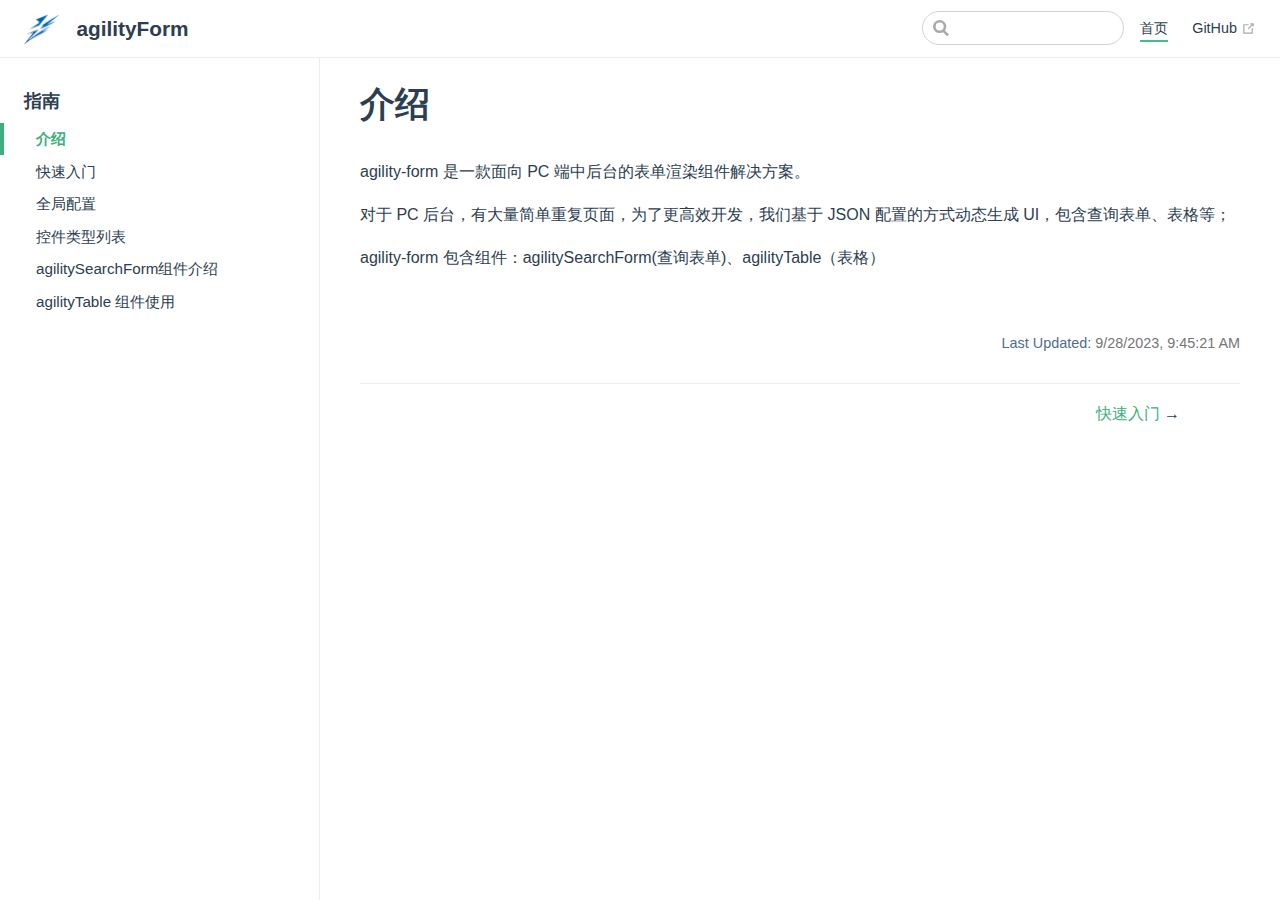
<file: agility-form-doc/index.html>
<!DOCTYPE html>
<html lang="en-US">
  <head>
    <meta charset="utf-8">
    <meta name="viewport" content="width=device-width,initial-scale=1">
    <title>介绍 | agilityForm</title>
    <meta name="generator" content="VuePress 1.9.10">
    <link rel="icon" href="/agility-form-doc/images/icon.png">
    <script client="ca-pub-9650642607350023" crossorigin="anonymous" src="https://pagead2.googlesyndication.com/pagead/js/adsbygoogle.js"></script>
    <meta name="description" content="一款基于Vue2开发的表单和表格渲染组件">
    
    <link rel="preload" href="/agility-form-doc/assets/css/0.styles.ee469dc7.css" as="style"><link rel="preload" href="/agility-form-doc/assets/js/app.f0fd630f.js" as="script"><link rel="preload" href="/agility-form-doc/assets/js/2.e5649e6b.js" as="script"><link rel="preload" href="/agility-form-doc/assets/js/1.d1fa331f.js" as="script"><link rel="preload" href="/agility-form-doc/assets/js/23.6a28ef42.js" as="script"><link rel="prefetch" href="/agility-form-doc/assets/js/10.719d792d.js"><link rel="prefetch" href="/agility-form-doc/assets/js/11.5a539ad2.js"><link rel="prefetch" href="/agility-form-doc/assets/js/12.c2bca019.js"><link rel="prefetch" href="/agility-form-doc/assets/js/13.23ef173f.js"><link rel="prefetch" href="/agility-form-doc/assets/js/14.2f502b4e.js"><link rel="prefetch" href="/agility-form-doc/assets/js/15.af6de288.js"><link rel="prefetch" href="/agility-form-doc/assets/js/16.c6b9b7aa.js"><link rel="prefetch" href="/agility-form-doc/assets/js/17.e7ca366d.js"><link rel="prefetch" href="/agility-form-doc/assets/js/18.7cbb53ce.js"><link rel="prefetch" href="/agility-form-doc/assets/js/19.48b64785.js"><link rel="prefetch" href="/agility-form-doc/assets/js/20.3bc87590.js"><link rel="prefetch" href="/agility-form-doc/assets/js/21.017655a2.js"><link rel="prefetch" href="/agility-form-doc/assets/js/22.1043e7a7.js"><link rel="prefetch" href="/agility-form-doc/assets/js/24.1b1d64e9.js"><link rel="prefetch" href="/agility-form-doc/assets/js/25.b824b39a.js"><link rel="prefetch" href="/agility-form-doc/assets/js/26.5f64333d.js"><link rel="prefetch" href="/agility-form-doc/assets/js/27.b23db74d.js"><link rel="prefetch" href="/agility-form-doc/assets/js/28.da26f8de.js"><link rel="prefetch" href="/agility-form-doc/assets/js/29.1a2a5b9b.js"><link rel="prefetch" href="/agility-form-doc/assets/js/3.d1db178c.js"><link rel="prefetch" href="/agility-form-doc/assets/js/4.028fae83.js"><link rel="prefetch" href="/agility-form-doc/assets/js/5.92b20087.js"><link rel="prefetch" href="/agility-form-doc/assets/js/6.ab2ab127.js"><link rel="prefetch" href="/agility-form-doc/assets/js/7.faf6400c.js"><link rel="prefetch" href="/agility-form-doc/assets/js/vendors~docsearch.f6adaaa0.js">
    <link rel="stylesheet" href="/agility-form-doc/assets/css/0.styles.ee469dc7.css">
  </head>
  <body>
    <div id="app" data-server-rendered="true"><div class="theme-container"><header class="navbar"><div class="sidebar-button"><svg xmlns="http://www.w3.org/2000/svg" aria-hidden="true" role="img" viewBox="0 0 448 512" class="icon"><path fill="currentColor" d="M436 124H12c-6.627 0-12-5.373-12-12V80c0-6.627 5.373-12 12-12h424c6.627 0 12 5.373 12 12v32c0 6.627-5.373 12-12 12zm0 160H12c-6.627 0-12-5.373-12-12v-32c0-6.627 5.373-12 12-12h424c6.627 0 12 5.373 12 12v32c0 6.627-5.373 12-12 12zm0 160H12c-6.627 0-12-5.373-12-12v-32c0-6.627 5.373-12 12-12h424c6.627 0 12 5.373 12 12v32c0 6.627-5.373 12-12 12z"></path></svg></div> <a href="/agility-form-doc/" aria-current="page" class="home-link router-link-exact-active router-link-active"><img src="/agility-form-doc/images/icon.png" alt="agilityForm" class="logo"> <span class="site-name can-hide">agilityForm</span></a> <div class="links"><div class="search-box"><input aria-label="Search" autocomplete="off" spellcheck="false" value=""> <!----></div> <nav class="nav-links can-hide"><div class="nav-item"><a href="/agility-form-doc/" aria-current="page" class="nav-link router-link-exact-active router-link-active">
  首页
</a></div><div class="nav-item"><a href="https://github.com/JsonLYH/agility-form.git" target="_blank" rel="noopener noreferrer" class="nav-link external">
  GitHub
  <span><svg xmlns="http://www.w3.org/2000/svg" aria-hidden="true" focusable="false" x="0px" y="0px" viewBox="0 0 100 100" width="15" height="15" class="icon outbound"><path fill="currentColor" d="M18.8,85.1h56l0,0c2.2,0,4-1.8,4-4v-32h-8v28h-48v-48h28v-8h-32l0,0c-2.2,0-4,1.8-4,4v56C14.8,83.3,16.6,85.1,18.8,85.1z"></path> <polygon fill="currentColor" points="45.7,48.7 51.3,54.3 77.2,28.5 77.2,37.2 85.2,37.2 85.2,14.9 62.8,14.9 62.8,22.9 71.5,22.9"></polygon></svg> <span class="sr-only">(opens new window)</span></span></a></div> <!----></nav></div></header> <div class="sidebar-mask"></div> <aside class="sidebar"><nav class="nav-links"><div class="nav-item"><a href="/agility-form-doc/" aria-current="page" class="nav-link router-link-exact-active router-link-active">
  首页
</a></div><div class="nav-item"><a href="https://github.com/JsonLYH/agility-form.git" target="_blank" rel="noopener noreferrer" class="nav-link external">
  GitHub
  <span><svg xmlns="http://www.w3.org/2000/svg" aria-hidden="true" focusable="false" x="0px" y="0px" viewBox="0 0 100 100" width="15" height="15" class="icon outbound"><path fill="currentColor" d="M18.8,85.1h56l0,0c2.2,0,4-1.8,4-4v-32h-8v28h-48v-48h28v-8h-32l0,0c-2.2,0-4,1.8-4,4v56C14.8,83.3,16.6,85.1,18.8,85.1z"></path> <polygon fill="currentColor" points="45.7,48.7 51.3,54.3 77.2,28.5 77.2,37.2 85.2,37.2 85.2,14.9 62.8,14.9 62.8,22.9 71.5,22.9"></polygon></svg> <span class="sr-only">(opens new window)</span></span></a></div> <!----></nav>  <ul class="sidebar-links"><li><section class="sidebar-group depth-0"><p class="sidebar-heading open"><span>指南</span> <!----></p> <ul class="sidebar-links sidebar-group-items"><li><a href="/agility-form-doc/" aria-current="page" class="active sidebar-link">介绍</a></li><li><a href="/agility-form-doc/guide.html" class="sidebar-link">快速入门</a></li><li><a href="/agility-form-doc/globalConfig.html" class="sidebar-link">全局配置</a></li><li><a href="/agility-form-doc/FormType.html" class="sidebar-link">控件类型列表</a></li><li><a href="/agility-form-doc/agilitySearchForm.html" class="sidebar-link">agilitySearchForm组件介绍</a></li><li><a href="/agility-form-doc/agilityTable.html" class="sidebar-link">agilityTable 组件使用</a></li></ul></section></li></ul> </aside> <main class="page"> <div class="theme-default-content content__default"><h1 id="介绍"><a href="#介绍" class="header-anchor">#</a> 介绍</h1> <p>agility-form 是一款面向 PC 端中后台的表单渲染组件解决方案。</p> <p>对于 PC 后台，有大量简单重复页面，为了更高效开发，我们基于 JSON 配置的方式动态生成 UI，包含查询表单、表格等；</p> <p>agility-form 包含组件：agilitySearchForm(查询表单)、agilityTable（表格）</p></div> <footer class="page-edit"><!----> <div class="last-updated"><span class="prefix">Last Updated:</span> <span class="time">9/28/2023, 9:45:21 AM</span></div></footer> <div class="page-nav"><p class="inner"><!----> <span class="next"><a href="/agility-form-doc/guide.html">
        快速入门
      </a>
      →
    </span></p></div> </main></div><div class="global-ui"><!----></div></div>
    <script src="/agility-form-doc/assets/js/app.f0fd630f.js" defer></script><script src="/agility-form-doc/assets/js/2.e5649e6b.js" defer></script><script src="/agility-form-doc/assets/js/1.d1fa331f.js" defer></script><script src="/agility-form-doc/assets/js/23.6a28ef42.js" defer></script>
  </body>
</html>
</file>
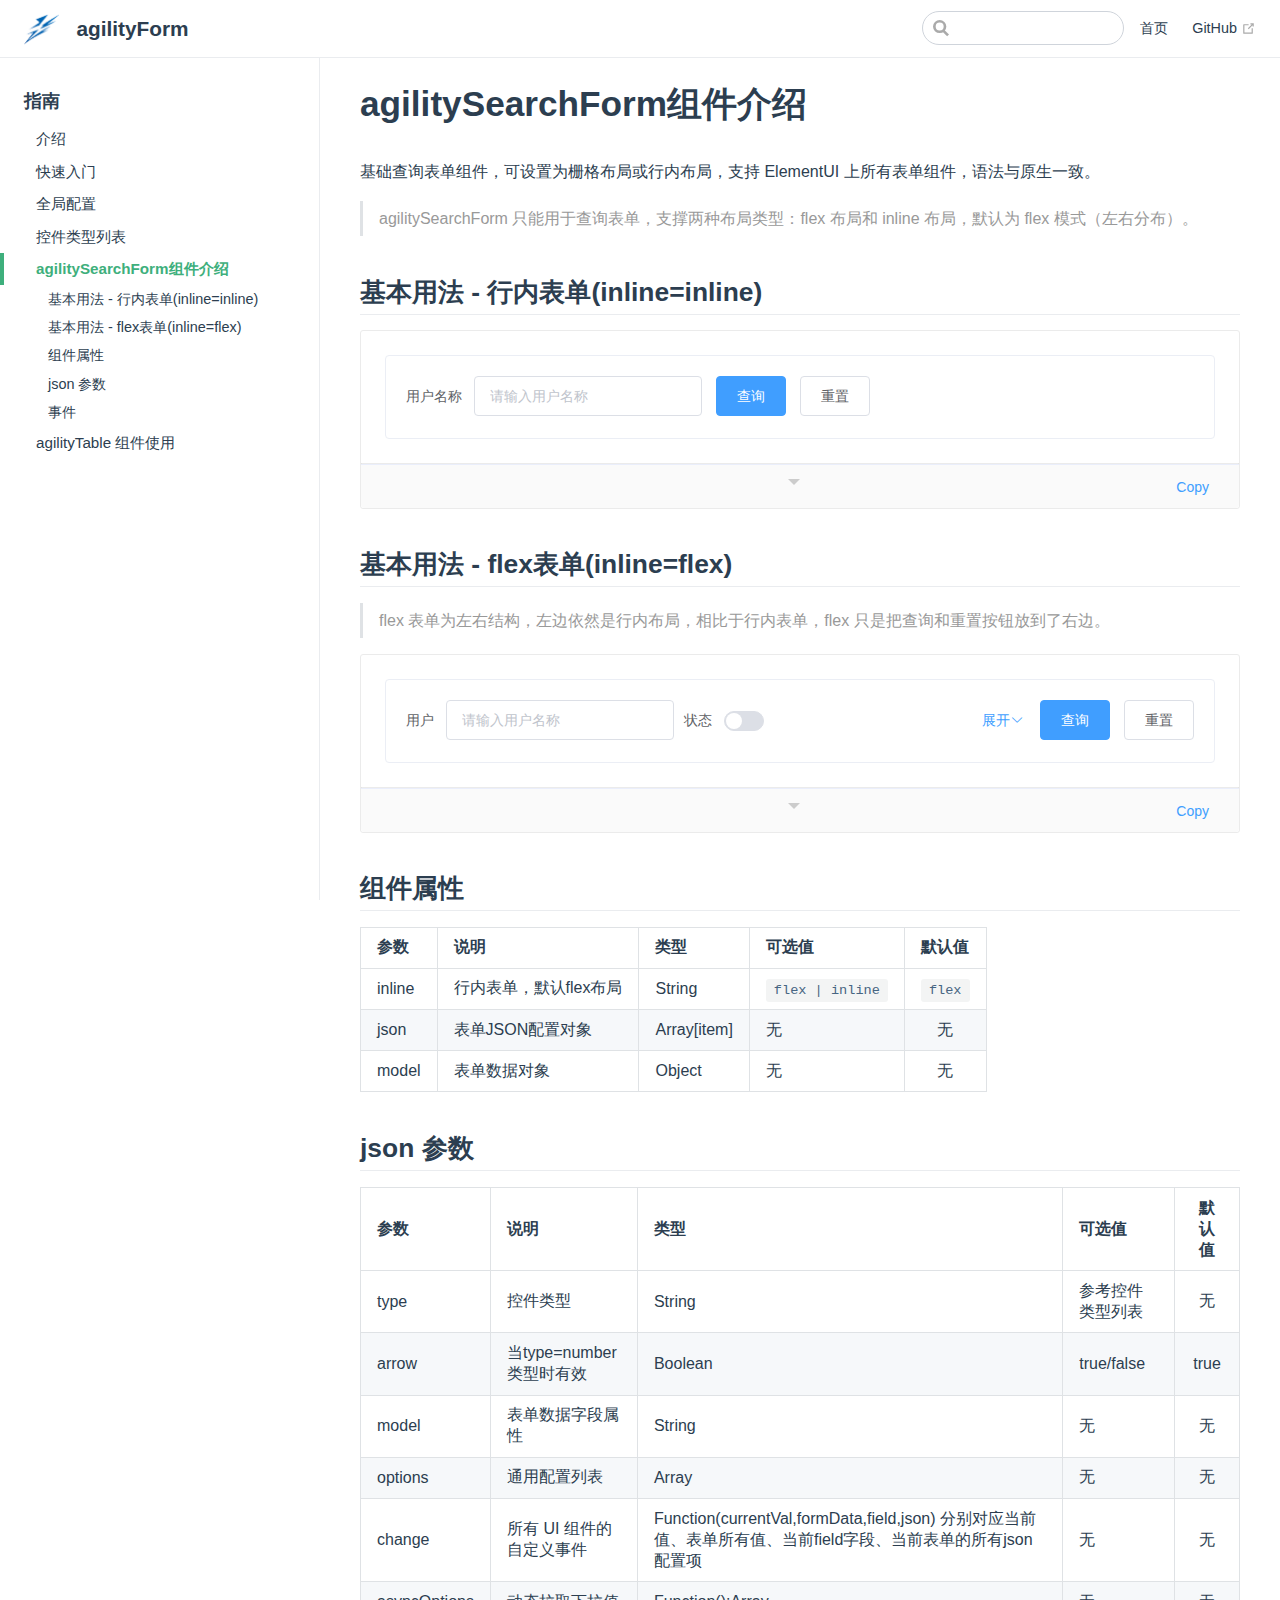
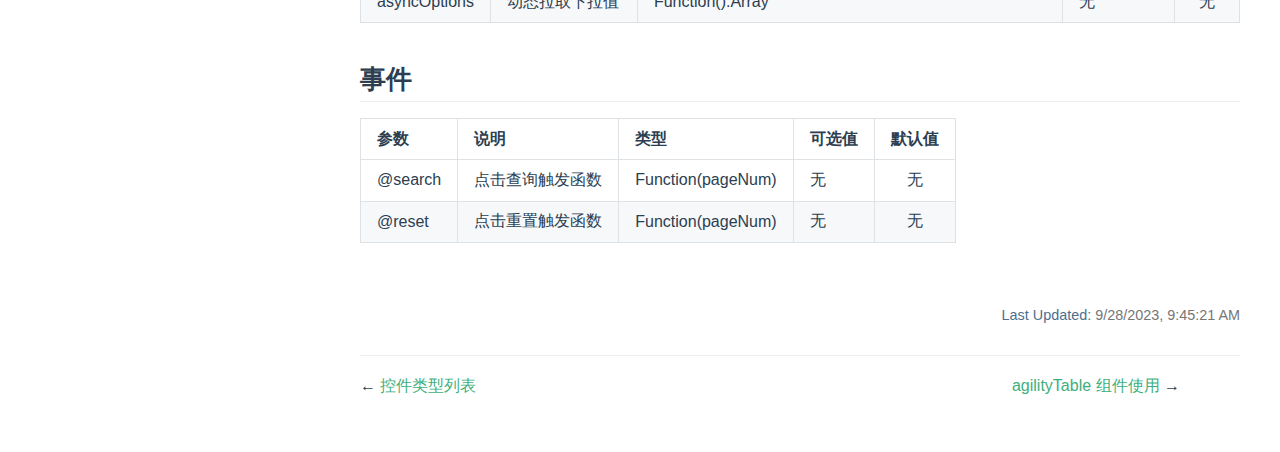
<file: agility-form-doc/agilitySearchForm.html>
<!DOCTYPE html>
<html lang="en-US">
  <head>
    <meta charset="utf-8">
    <meta name="viewport" content="width=device-width,initial-scale=1">
    <title>agilitySearchForm组件介绍 | agilityForm</title>
    <meta name="generator" content="VuePress 1.9.10">
    <link rel="icon" href="/agility-form-doc/images/icon.png">
    <script client="ca-pub-9650642607350023" crossorigin="anonymous" src="https://pagead2.googlesyndication.com/pagead/js/adsbygoogle.js"></script>
    <meta name="description" content="一款基于Vue2开发的表单和表格渲染组件">
    
    <link rel="preload" href="/agility-form-doc/assets/css/0.styles.ee469dc7.css" as="style"><link rel="preload" href="/agility-form-doc/assets/js/app.f0fd630f.js" as="script"><link rel="preload" href="/agility-form-doc/assets/js/2.e5649e6b.js" as="script"><link rel="preload" href="/agility-form-doc/assets/js/1.d1fa331f.js" as="script"><link rel="preload" href="/agility-form-doc/assets/js/25.b824b39a.js" as="script"><link rel="prefetch" href="/agility-form-doc/assets/js/10.719d792d.js"><link rel="prefetch" href="/agility-form-doc/assets/js/11.5a539ad2.js"><link rel="prefetch" href="/agility-form-doc/assets/js/12.c2bca019.js"><link rel="prefetch" href="/agility-form-doc/assets/js/13.23ef173f.js"><link rel="prefetch" href="/agility-form-doc/assets/js/14.2f502b4e.js"><link rel="prefetch" href="/agility-form-doc/assets/js/15.af6de288.js"><link rel="prefetch" href="/agility-form-doc/assets/js/16.c6b9b7aa.js"><link rel="prefetch" href="/agility-form-doc/assets/js/17.e7ca366d.js"><link rel="prefetch" href="/agility-form-doc/assets/js/18.7cbb53ce.js"><link rel="prefetch" href="/agility-form-doc/assets/js/19.48b64785.js"><link rel="prefetch" href="/agility-form-doc/assets/js/20.3bc87590.js"><link rel="prefetch" href="/agility-form-doc/assets/js/21.017655a2.js"><link rel="prefetch" href="/agility-form-doc/assets/js/22.1043e7a7.js"><link rel="prefetch" href="/agility-form-doc/assets/js/23.6a28ef42.js"><link rel="prefetch" href="/agility-form-doc/assets/js/24.1b1d64e9.js"><link rel="prefetch" href="/agility-form-doc/assets/js/26.5f64333d.js"><link rel="prefetch" href="/agility-form-doc/assets/js/27.b23db74d.js"><link rel="prefetch" href="/agility-form-doc/assets/js/28.da26f8de.js"><link rel="prefetch" href="/agility-form-doc/assets/js/29.1a2a5b9b.js"><link rel="prefetch" href="/agility-form-doc/assets/js/3.d1db178c.js"><link rel="prefetch" href="/agility-form-doc/assets/js/4.028fae83.js"><link rel="prefetch" href="/agility-form-doc/assets/js/5.92b20087.js"><link rel="prefetch" href="/agility-form-doc/assets/js/6.ab2ab127.js"><link rel="prefetch" href="/agility-form-doc/assets/js/7.faf6400c.js"><link rel="prefetch" href="/agility-form-doc/assets/js/vendors~docsearch.f6adaaa0.js">
    <link rel="stylesheet" href="/agility-form-doc/assets/css/0.styles.ee469dc7.css">
  </head>
  <body>
    <div id="app" data-server-rendered="true"><div class="theme-container"><header class="navbar"><div class="sidebar-button"><svg xmlns="http://www.w3.org/2000/svg" aria-hidden="true" role="img" viewBox="0 0 448 512" class="icon"><path fill="currentColor" d="M436 124H12c-6.627 0-12-5.373-12-12V80c0-6.627 5.373-12 12-12h424c6.627 0 12 5.373 12 12v32c0 6.627-5.373 12-12 12zm0 160H12c-6.627 0-12-5.373-12-12v-32c0-6.627 5.373-12 12-12h424c6.627 0 12 5.373 12 12v32c0 6.627-5.373 12-12 12zm0 160H12c-6.627 0-12-5.373-12-12v-32c0-6.627 5.373-12 12-12h424c6.627 0 12 5.373 12 12v32c0 6.627-5.373 12-12 12z"></path></svg></div> <a href="/agility-form-doc/" class="home-link router-link-active"><img src="/agility-form-doc/images/icon.png" alt="agilityForm" class="logo"> <span class="site-name can-hide">agilityForm</span></a> <div class="links"><div class="search-box"><input aria-label="Search" autocomplete="off" spellcheck="false" value=""> <!----></div> <nav class="nav-links can-hide"><div class="nav-item"><a href="/agility-form-doc/" class="nav-link">
  首页
</a></div><div class="nav-item"><a href="https://github.com/JsonLYH/agility-form.git" target="_blank" rel="noopener noreferrer" class="nav-link external">
  GitHub
  <span><svg xmlns="http://www.w3.org/2000/svg" aria-hidden="true" focusable="false" x="0px" y="0px" viewBox="0 0 100 100" width="15" height="15" class="icon outbound"><path fill="currentColor" d="M18.8,85.1h56l0,0c2.2,0,4-1.8,4-4v-32h-8v28h-48v-48h28v-8h-32l0,0c-2.2,0-4,1.8-4,4v56C14.8,83.3,16.6,85.1,18.8,85.1z"></path> <polygon fill="currentColor" points="45.7,48.7 51.3,54.3 77.2,28.5 77.2,37.2 85.2,37.2 85.2,14.9 62.8,14.9 62.8,22.9 71.5,22.9"></polygon></svg> <span class="sr-only">(opens new window)</span></span></a></div> <!----></nav></div></header> <div class="sidebar-mask"></div> <aside class="sidebar"><nav class="nav-links"><div class="nav-item"><a href="/agility-form-doc/" class="nav-link">
  首页
</a></div><div class="nav-item"><a href="https://github.com/JsonLYH/agility-form.git" target="_blank" rel="noopener noreferrer" class="nav-link external">
  GitHub
  <span><svg xmlns="http://www.w3.org/2000/svg" aria-hidden="true" focusable="false" x="0px" y="0px" viewBox="0 0 100 100" width="15" height="15" class="icon outbound"><path fill="currentColor" d="M18.8,85.1h56l0,0c2.2,0,4-1.8,4-4v-32h-8v28h-48v-48h28v-8h-32l0,0c-2.2,0-4,1.8-4,4v56C14.8,83.3,16.6,85.1,18.8,85.1z"></path> <polygon fill="currentColor" points="45.7,48.7 51.3,54.3 77.2,28.5 77.2,37.2 85.2,37.2 85.2,14.9 62.8,14.9 62.8,22.9 71.5,22.9"></polygon></svg> <span class="sr-only">(opens new window)</span></span></a></div> <!----></nav>  <ul class="sidebar-links"><li><section class="sidebar-group depth-0"><p class="sidebar-heading open"><span>指南</span> <!----></p> <ul class="sidebar-links sidebar-group-items"><li><a href="/agility-form-doc/" aria-current="page" class="sidebar-link">介绍</a></li><li><a href="/agility-form-doc/guide.html" class="sidebar-link">快速入门</a></li><li><a href="/agility-form-doc/globalConfig.html" class="sidebar-link">全局配置</a></li><li><a href="/agility-form-doc/FormType.html" class="sidebar-link">控件类型列表</a></li><li><a href="/agility-form-doc/agilitySearchForm.html" aria-current="page" class="active sidebar-link">agilitySearchForm组件介绍</a><ul class="sidebar-sub-headers"><li class="sidebar-sub-header"><a href="/agility-form-doc/agilitySearchForm.html#基本用法-行内表单-inline-inline" class="sidebar-link">基本用法 - 行内表单(inline=inline)</a></li><li class="sidebar-sub-header"><a href="/agility-form-doc/agilitySearchForm.html#基本用法-flex表单-inline-flex" class="sidebar-link">基本用法 - flex表单(inline=flex)</a></li><li class="sidebar-sub-header"><a href="/agility-form-doc/agilitySearchForm.html#组件属性" class="sidebar-link">组件属性</a></li><li class="sidebar-sub-header"><a href="/agility-form-doc/agilitySearchForm.html#json-参数" class="sidebar-link">json 参数</a></li><li class="sidebar-sub-header"><a href="/agility-form-doc/agilitySearchForm.html#事件" class="sidebar-link">事件</a></li></ul></li><li><a href="/agility-form-doc/agilityTable.html" class="sidebar-link">agilityTable 组件使用</a></li></ul></section></li></ul> </aside> <main class="page"> <div class="theme-default-content content__default"><h1 id="agilitysearchform组件介绍"><a href="#agilitysearchform组件介绍" class="header-anchor">#</a> agilitySearchForm组件介绍</h1> <p>基础查询表单组件，可设置为栅格布局或行内布局，支持 ElementUI 上所有表单组件，语法与原生一致。</p> <blockquote><p>agilitySearchForm 只能用于查询表单，支撑两种布局类型：flex 布局和 inline 布局，默认为 flex 模式（左右分布）。</p></blockquote> <h2 id="基本用法-行内表单-inline-inline"><a href="#基本用法-行内表单-inline-inline" class="header-anchor">#</a> 基本用法 - 行内表单(inline=inline)</h2> <div class="demo-block demo-en-US demo-agilitySearchForm.html" data-v-47d1da0a><div class="demo-content" data-v-47d1da0a><div><form class="el-form agility-search-form-container el-form--inline" data-v-912c3b02><div type="input" model="user_name" label="用户名称" placeholder="请输入用户名称" class="el-form-item oc-form-item" data-v-912c3b02><label for="user_name" class="el-form-item__label">用户名称</label><div class="el-form-item__content"><div class="el-input el-input--suffix" style="width:100%;"><!----><input type="input" autocomplete="off" aria-label="用户名称" model="user_name" placeholder="请输入用户名称" class="el-input__inner"><!----><!----><!----><!----></div><!----></div></div> <div class="el-form-item" data-v-912c3b02><!----><div class="el-form-item__content"><button type="button" class="el-button el-button--primary" data-v-912c3b02><!----><!----><span>查询</span></button> <button type="button" class="el-button el-button--default" data-v-912c3b02><!----><!----><span>重置</span></button><!----></div></div></form></div></div> <div class="meta" data-v-47d1da0a><div class="description" data-v-47d1da0a><div data-v-47d1da0a><p data-v-47d1da0a>通过配置 json 对象，可动态生成 UI 组件，点击查询会更新 model 对象，并通过@search 事件做后续操作；inline 默认为flex布局，更完整用法请参考下文详细组件文档。</p></div></div> <div class="code-content" data-v-47d1da0a><div class="language-html extra-class" data-v-47d1da0a><pre class="language-html" data-v-47d1da0a><code data-v-47d1da0a><span class="token tag" data-v-47d1da0a><span class="token tag" data-v-47d1da0a><span class="token punctuation" data-v-47d1da0a>&lt;</span>agilitySearchForm</span> <span class="token attr-name" data-v-47d1da0a>inline</span><span class="token attr-value" data-v-47d1da0a><span class="token punctuation attr-equals" data-v-47d1da0a>=</span><span class="token punctuation" data-v-47d1da0a>&quot;</span>inline<span class="token punctuation" data-v-47d1da0a>&quot;</span></span> <span class="token attr-name" data-v-47d1da0a>:json</span><span class="token attr-value" data-v-47d1da0a><span class="token punctuation attr-equals" data-v-47d1da0a>=</span><span class="token punctuation" data-v-47d1da0a>&quot;</span>form<span class="token punctuation" data-v-47d1da0a>&quot;</span></span> <span class="token attr-name" data-v-47d1da0a>:model.sync</span><span class="token attr-value" data-v-47d1da0a><span class="token punctuation attr-equals" data-v-47d1da0a>=</span><span class="token punctuation" data-v-47d1da0a>&quot;</span>queryForm<span class="token punctuation" data-v-47d1da0a>&quot;</span></span> <span class="token punctuation" data-v-47d1da0a>/&gt;</span></span>

<span class="token tag" data-v-47d1da0a><span class="token tag" data-v-47d1da0a><span class="token punctuation" data-v-47d1da0a>&lt;</span>script</span><span class="token punctuation" data-v-47d1da0a>&gt;</span></span><span class="token script" data-v-47d1da0a><span class="token language-javascript" data-v-47d1da0a>
  <span class="token keyword" data-v-47d1da0a>export</span> <span class="token keyword" data-v-47d1da0a>default</span> <span class="token punctuation" data-v-47d1da0a>{</span>
    <span class="token function" data-v-47d1da0a>data</span><span class="token punctuation" data-v-47d1da0a>(</span><span class="token punctuation" data-v-47d1da0a>)</span> <span class="token punctuation" data-v-47d1da0a>{</span>
      <span class="token keyword" data-v-47d1da0a>return</span> <span class="token punctuation" data-v-47d1da0a>{</span>
        <span class="token literal-property property" data-v-47d1da0a>queryForm</span><span class="token operator" data-v-47d1da0a>:</span> <span class="token punctuation" data-v-47d1da0a>{</span><span class="token punctuation" data-v-47d1da0a>}</span><span class="token punctuation" data-v-47d1da0a>,</span>
        <span class="token literal-property property" data-v-47d1da0a>form</span><span class="token operator" data-v-47d1da0a>:</span> <span class="token punctuation" data-v-47d1da0a>[</span>
          <span class="token punctuation" data-v-47d1da0a>{</span>
            <span class="token literal-property property" data-v-47d1da0a>type</span><span class="token operator" data-v-47d1da0a>:</span> <span class="token string" data-v-47d1da0a>'input'</span><span class="token punctuation" data-v-47d1da0a>,</span>
            <span class="token literal-property property" data-v-47d1da0a>model</span><span class="token operator" data-v-47d1da0a>:</span> <span class="token string" data-v-47d1da0a>'user_name'</span><span class="token punctuation" data-v-47d1da0a>,</span>
            <span class="token literal-property property" data-v-47d1da0a>label</span><span class="token operator" data-v-47d1da0a>:</span> <span class="token string" data-v-47d1da0a>'用户名称'</span><span class="token punctuation" data-v-47d1da0a>,</span>
            <span class="token literal-property property" data-v-47d1da0a>placeholder</span><span class="token operator" data-v-47d1da0a>:</span> <span class="token string" data-v-47d1da0a>'请输入用户名称'</span><span class="token punctuation" data-v-47d1da0a>,</span>
          <span class="token punctuation" data-v-47d1da0a>}</span><span class="token punctuation" data-v-47d1da0a>,</span>
        <span class="token punctuation" data-v-47d1da0a>]</span><span class="token punctuation" data-v-47d1da0a>,</span>
      <span class="token punctuation" data-v-47d1da0a>}</span><span class="token punctuation" data-v-47d1da0a>;</span>
    <span class="token punctuation" data-v-47d1da0a>}</span><span class="token punctuation" data-v-47d1da0a>,</span>
  <span class="token punctuation" data-v-47d1da0a>}</span><span class="token punctuation" data-v-47d1da0a>;</span>
</span></span><span class="token tag" data-v-47d1da0a><span class="token tag" data-v-47d1da0a><span class="token punctuation" data-v-47d1da0a>&lt;/</span>script</span><span class="token punctuation" data-v-47d1da0a>&gt;</span></span>
</code></pre></div></div></div> <div class="demo-block-control" style="width:unset;" data-v-47d1da0a><i class="caret-bottom icon" data-v-47d1da0a data-v-47d1da0a></i> <span style="display:none;" data-v-47d1da0a data-v-47d1da0a>Expand</span> <span class="copy-action" style="display:;" data-v-47d1da0a>Copy</span> <span class="copy-action copy-action-success" style="display:none;" data-v-47d1da0a data-v-47d1da0a>Copy</span></div></div><h2 id="基本用法-flex表单-inline-flex"><a href="#基本用法-flex表单-inline-flex" class="header-anchor">#</a> 基本用法 - flex表单(inline=flex)</h2> <blockquote><p>flex 表单为左右结构，左边依然是行内布局，相比于行内表单，flex 只是把查询和重置按钮放到了右边。</p></blockquote> <div class="demo-block demo-en-US demo-agilitySearchForm.html" data-v-47d1da0a><div class="demo-content" data-v-47d1da0a><div><form class="el-form agility-search-form-container el-form--inline agility-search-flex" data-v-912c3b02><div class="agility-form-item" style="height:0px;overflow:hidden;" data-v-912c3b02><div type="input" model="user_name" label="用户" placeholder="请输入用户名称" class="el-form-item oc-form-item" data-v-912c3b02><label for="user_name" class="el-form-item__label">用户</label><div class="el-form-item__content"><div class="el-input el-input--suffix" style="width:100%;"><!----><input type="input" autocomplete="off" aria-label="用户" model="user_name" placeholder="请输入用户名称" class="el-input__inner"><!----><!----><!----><!----></div><!----></div></div><div type="switch" model="switch_1" label="状态" class="el-form-item oc-form-item" data-v-912c3b02><label for="switch_1" class="el-form-item__label">状态</label><div class="el-form-item__content"><div role="switch" type="switch" model="switch_1" label="状态" class="el-switch" style="width:100%;"><input type="checkbox" name="" true-value="true" class="el-switch__input"><!----><span class="el-switch__core" style="width:40px;"></span><!----></div><!----></div></div><div type="input-number" model="input_number_type" label="数量" placeholder="计数器" class="el-form-item oc-form-item" data-v-912c3b02><label for="input_number_type" class="el-form-item__label">数量</label><div class="el-form-item__content"><div type="input-number" model="input_number_type" class="el-input-number" style="width:100%;"><span role="button" class="el-input-number__decrease"><i class="el-icon-minus"></i></span><span role="button" class="el-input-number__increase"><i class="el-icon-plus"></i></span><div class="el-input"><!----><input type="text" autocomplete="off" aria-label="数量" placeholder="计数器" max="Infinity" min="-Infinity" class="el-input__inner"><!----><!----><!----><!----></div></div><!----></div></div> <div class="expandFlag" data-v-912c3b02></div></div> <div class="agility-action" data-v-912c3b02><!----> <button type="button" class="el-button el-button--primary" data-v-912c3b02><!----><!----><span>查询</span></button> <button type="button" class="el-button el-button--default" data-v-912c3b02><!----><!----><span>重置</span></button></div></form></div></div> <div class="meta" data-v-47d1da0a><div class="description" data-v-47d1da0a><div data-v-47d1da0a><p data-v-47d1da0a>通过配置 form 对象，可动态生成 UI 组件，点击查询会更新 model 表单数据对象，并通过@search 事件做后续操作；inline 默认为flex布局，更完整用法请参考下文详细组件文档。</p></div></div> <div class="code-content" data-v-47d1da0a><div class="language-html extra-class" data-v-47d1da0a><pre class="language-html" data-v-47d1da0a><code data-v-47d1da0a><span class="token tag" data-v-47d1da0a><span class="token tag" data-v-47d1da0a><span class="token punctuation" data-v-47d1da0a>&lt;</span>agilitySearchForm</span> <span class="token attr-name" data-v-47d1da0a>inline</span><span class="token attr-value" data-v-47d1da0a><span class="token punctuation attr-equals" data-v-47d1da0a>=</span><span class="token punctuation" data-v-47d1da0a>&quot;</span>flex<span class="token punctuation" data-v-47d1da0a>&quot;</span></span> <span class="token attr-name" data-v-47d1da0a>:json</span><span class="token attr-value" data-v-47d1da0a><span class="token punctuation attr-equals" data-v-47d1da0a>=</span><span class="token punctuation" data-v-47d1da0a>&quot;</span>form<span class="token punctuation" data-v-47d1da0a>&quot;</span></span> <span class="token attr-name" data-v-47d1da0a>:model.sync</span><span class="token attr-value" data-v-47d1da0a><span class="token punctuation attr-equals" data-v-47d1da0a>=</span><span class="token punctuation" data-v-47d1da0a>&quot;</span>queryForm<span class="token punctuation" data-v-47d1da0a>&quot;</span></span> <span class="token punctuation" data-v-47d1da0a>/&gt;</span></span>

<span class="token tag" data-v-47d1da0a><span class="token tag" data-v-47d1da0a><span class="token punctuation" data-v-47d1da0a>&lt;</span>script</span><span class="token punctuation" data-v-47d1da0a>&gt;</span></span><span class="token script" data-v-47d1da0a><span class="token language-javascript" data-v-47d1da0a>
  <span class="token keyword" data-v-47d1da0a>export</span> <span class="token keyword" data-v-47d1da0a>default</span> <span class="token punctuation" data-v-47d1da0a>{</span>
    <span class="token function" data-v-47d1da0a>data</span><span class="token punctuation" data-v-47d1da0a>(</span><span class="token punctuation" data-v-47d1da0a>)</span> <span class="token punctuation" data-v-47d1da0a>{</span>
      <span class="token keyword" data-v-47d1da0a>return</span> <span class="token punctuation" data-v-47d1da0a>{</span>
        <span class="token literal-property property" data-v-47d1da0a>queryForm</span><span class="token operator" data-v-47d1da0a>:</span> <span class="token punctuation" data-v-47d1da0a>{</span><span class="token punctuation" data-v-47d1da0a>}</span><span class="token punctuation" data-v-47d1da0a>,</span>
        <span class="token literal-property property" data-v-47d1da0a>form</span><span class="token operator" data-v-47d1da0a>:</span> <span class="token punctuation" data-v-47d1da0a>[</span>
          <span class="token punctuation" data-v-47d1da0a>{</span>
            <span class="token literal-property property" data-v-47d1da0a>type</span><span class="token operator" data-v-47d1da0a>:</span> <span class="token string" data-v-47d1da0a>'input'</span><span class="token punctuation" data-v-47d1da0a>,</span>
            <span class="token literal-property property" data-v-47d1da0a>model</span><span class="token operator" data-v-47d1da0a>:</span> <span class="token string" data-v-47d1da0a>'user_name'</span><span class="token punctuation" data-v-47d1da0a>,</span>
            <span class="token literal-property property" data-v-47d1da0a>label</span><span class="token operator" data-v-47d1da0a>:</span> <span class="token string" data-v-47d1da0a>'用户'</span><span class="token punctuation" data-v-47d1da0a>,</span>
            <span class="token literal-property property" data-v-47d1da0a>placeholder</span><span class="token operator" data-v-47d1da0a>:</span> <span class="token string" data-v-47d1da0a>'请输入用户名称'</span><span class="token punctuation" data-v-47d1da0a>,</span>
          <span class="token punctuation" data-v-47d1da0a>}</span><span class="token punctuation" data-v-47d1da0a>,</span>
          <span class="token punctuation" data-v-47d1da0a>{</span>
            <span class="token literal-property property" data-v-47d1da0a>type</span><span class="token operator" data-v-47d1da0a>:</span> <span class="token string" data-v-47d1da0a>'switch'</span><span class="token punctuation" data-v-47d1da0a>,</span>
            <span class="token literal-property property" data-v-47d1da0a>model</span><span class="token operator" data-v-47d1da0a>:</span> <span class="token string" data-v-47d1da0a>'switch_1'</span><span class="token punctuation" data-v-47d1da0a>,</span>
            <span class="token literal-property property" data-v-47d1da0a>label</span><span class="token operator" data-v-47d1da0a>:</span> <span class="token string" data-v-47d1da0a>'状态'</span><span class="token punctuation" data-v-47d1da0a>,</span>
          <span class="token punctuation" data-v-47d1da0a>}</span><span class="token punctuation" data-v-47d1da0a>,</span>
          <span class="token punctuation" data-v-47d1da0a>{</span>
            <span class="token literal-property property" data-v-47d1da0a>type</span><span class="token operator" data-v-47d1da0a>:</span> <span class="token string" data-v-47d1da0a>'input-number'</span><span class="token punctuation" data-v-47d1da0a>,</span>
            <span class="token literal-property property" data-v-47d1da0a>model</span><span class="token operator" data-v-47d1da0a>:</span> <span class="token string" data-v-47d1da0a>'input_number_type'</span><span class="token punctuation" data-v-47d1da0a>,</span>
            <span class="token literal-property property" data-v-47d1da0a>label</span><span class="token operator" data-v-47d1da0a>:</span> <span class="token string" data-v-47d1da0a>'数量'</span><span class="token punctuation" data-v-47d1da0a>,</span>
            <span class="token literal-property property" data-v-47d1da0a>placeholder</span><span class="token operator" data-v-47d1da0a>:</span> <span class="token string" data-v-47d1da0a>'计数器'</span>
          <span class="token punctuation" data-v-47d1da0a>}</span><span class="token punctuation" data-v-47d1da0a>,</span>
        <span class="token punctuation" data-v-47d1da0a>]</span><span class="token punctuation" data-v-47d1da0a>,</span>
      <span class="token punctuation" data-v-47d1da0a>}</span><span class="token punctuation" data-v-47d1da0a>;</span>
    <span class="token punctuation" data-v-47d1da0a>}</span><span class="token punctuation" data-v-47d1da0a>,</span>
  <span class="token punctuation" data-v-47d1da0a>}</span><span class="token punctuation" data-v-47d1da0a>;</span>
</span></span><span class="token tag" data-v-47d1da0a><span class="token tag" data-v-47d1da0a><span class="token punctuation" data-v-47d1da0a>&lt;/</span>script</span><span class="token punctuation" data-v-47d1da0a>&gt;</span></span>
</code></pre></div></div></div> <div class="demo-block-control" style="width:unset;" data-v-47d1da0a><i class="caret-bottom icon" data-v-47d1da0a data-v-47d1da0a></i> <span style="display:none;" data-v-47d1da0a data-v-47d1da0a>Expand</span> <span class="copy-action" style="display:;" data-v-47d1da0a>Copy</span> <span class="copy-action copy-action-success" style="display:none;" data-v-47d1da0a data-v-47d1da0a>Copy</span></div></div><h2 id="组件属性"><a href="#组件属性" class="header-anchor">#</a> 组件属性</h2> <table><thead><tr><th style="text-align:left;">参数</th> <th style="text-align:left;">说明</th> <th style="text-align:left;">类型</th> <th style="text-align:left;">可选值</th> <th style="text-align:center;">默认值</th></tr></thead> <tbody><tr><td style="text-align:left;">inline</td> <td style="text-align:left;">行内表单，默认flex布局</td> <td style="text-align:left;">String</td> <td style="text-align:left;"><code>flex | inline</code></td> <td style="text-align:center;"><code>flex</code></td></tr> <tr><td style="text-align:left;">json</td> <td style="text-align:left;">表单JSON配置对象</td> <td style="text-align:left;">Array[item]</td> <td style="text-align:left;">无</td> <td style="text-align:center;">无</td></tr> <tr><td style="text-align:left;">model</td> <td style="text-align:left;">表单数据对象</td> <td style="text-align:left;">Object</td> <td style="text-align:left;">无</td> <td style="text-align:center;">无</td></tr></tbody></table> <h2 id="json-参数"><a href="#json-参数" class="header-anchor">#</a> json 参数</h2> <table><thead><tr><th style="text-align:left;">参数</th> <th style="text-align:left;">说明</th> <th style="text-align:left;">类型</th> <th style="text-align:left;">可选值</th> <th style="text-align:center;">默认值</th></tr></thead> <tbody><tr><td style="text-align:left;">type</td> <td style="text-align:left;">控件类型</td> <td style="text-align:left;">String</td> <td style="text-align:left;">参考控件类型列表</td> <td style="text-align:center;">无</td></tr> <tr><td style="text-align:left;">arrow</td> <td style="text-align:left;">当type=number类型时有效</td> <td style="text-align:left;">Boolean</td> <td style="text-align:left;">true/false</td> <td style="text-align:center;">true</td></tr> <tr><td style="text-align:left;">model</td> <td style="text-align:left;">表单数据字段属性</td> <td style="text-align:left;">String</td> <td style="text-align:left;">无</td> <td style="text-align:center;">无</td></tr> <tr><td style="text-align:left;">options</td> <td style="text-align:left;">通用配置列表</td> <td style="text-align:left;">Array</td> <td style="text-align:left;">无</td> <td style="text-align:center;">无</td></tr> <tr><td style="text-align:left;">change</td> <td style="text-align:left;">所有 UI 组件的自定义事件</td> <td style="text-align:left;">Function(currentVal,formData,field,json) 分别对应当前值、表单所有值、当前field字段、当前表单的所有json配置项</td> <td style="text-align:left;">无</td> <td style="text-align:center;">无</td></tr> <tr><td style="text-align:left;">asyncOptions</td> <td style="text-align:left;">动态拉取下拉值</td> <td style="text-align:left;">Function():Array</td> <td style="text-align:left;">无</td> <td style="text-align:center;">无</td></tr></tbody></table> <h2 id="事件"><a href="#事件" class="header-anchor">#</a> 事件</h2> <table><thead><tr><th style="text-align:left;">参数</th> <th style="text-align:left;">说明</th> <th style="text-align:left;">类型</th> <th style="text-align:left;">可选值</th> <th style="text-align:center;">默认值</th></tr></thead> <tbody><tr><td style="text-align:left;">@search</td> <td style="text-align:left;">点击查询触发函数</td> <td style="text-align:left;">Function(pageNum)</td> <td style="text-align:left;">无</td> <td style="text-align:center;">无</td></tr> <tr><td style="text-align:left;">@reset</td> <td style="text-align:left;">点击重置触发函数</td> <td style="text-align:left;">Function(pageNum)</td> <td style="text-align:left;">无</td> <td style="text-align:center;">无</td></tr></tbody></table></div> <footer class="page-edit"><!----> <div class="last-updated"><span class="prefix">Last Updated:</span> <span class="time">9/28/2023, 9:45:21 AM</span></div></footer> <div class="page-nav"><p class="inner"><span class="prev">
      ←
      <a href="/agility-form-doc/FormType.html" class="prev">
        控件类型列表
      </a></span> <span class="next"><a href="/agility-form-doc/agilityTable.html">
        agilityTable 组件使用
      </a>
      →
    </span></p></div> </main></div><div class="global-ui"><!----></div></div>
    <script src="/agility-form-doc/assets/js/app.f0fd630f.js" defer></script><script src="/agility-form-doc/assets/js/2.e5649e6b.js" defer></script><script src="/agility-form-doc/assets/js/1.d1fa331f.js" defer></script><script src="/agility-form-doc/assets/js/25.b824b39a.js" defer></script>
  </body>
</html>
</file>
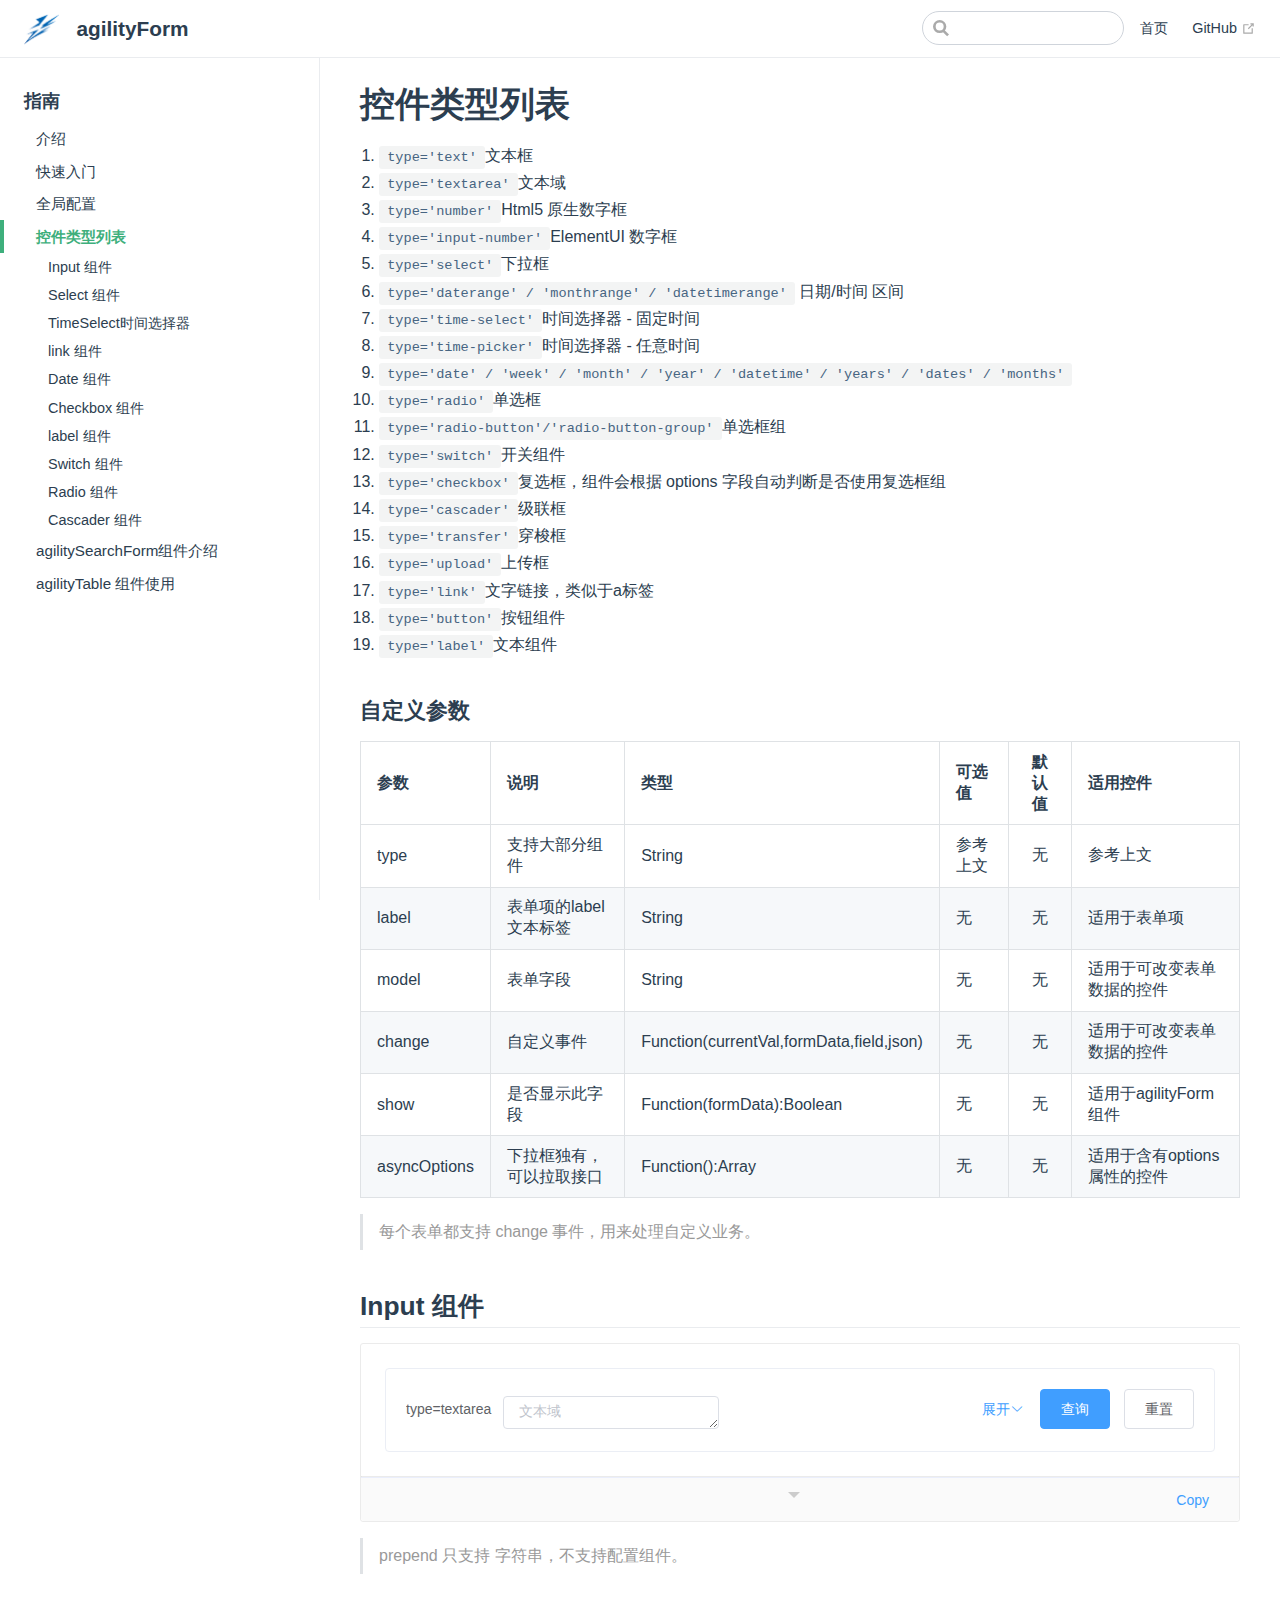
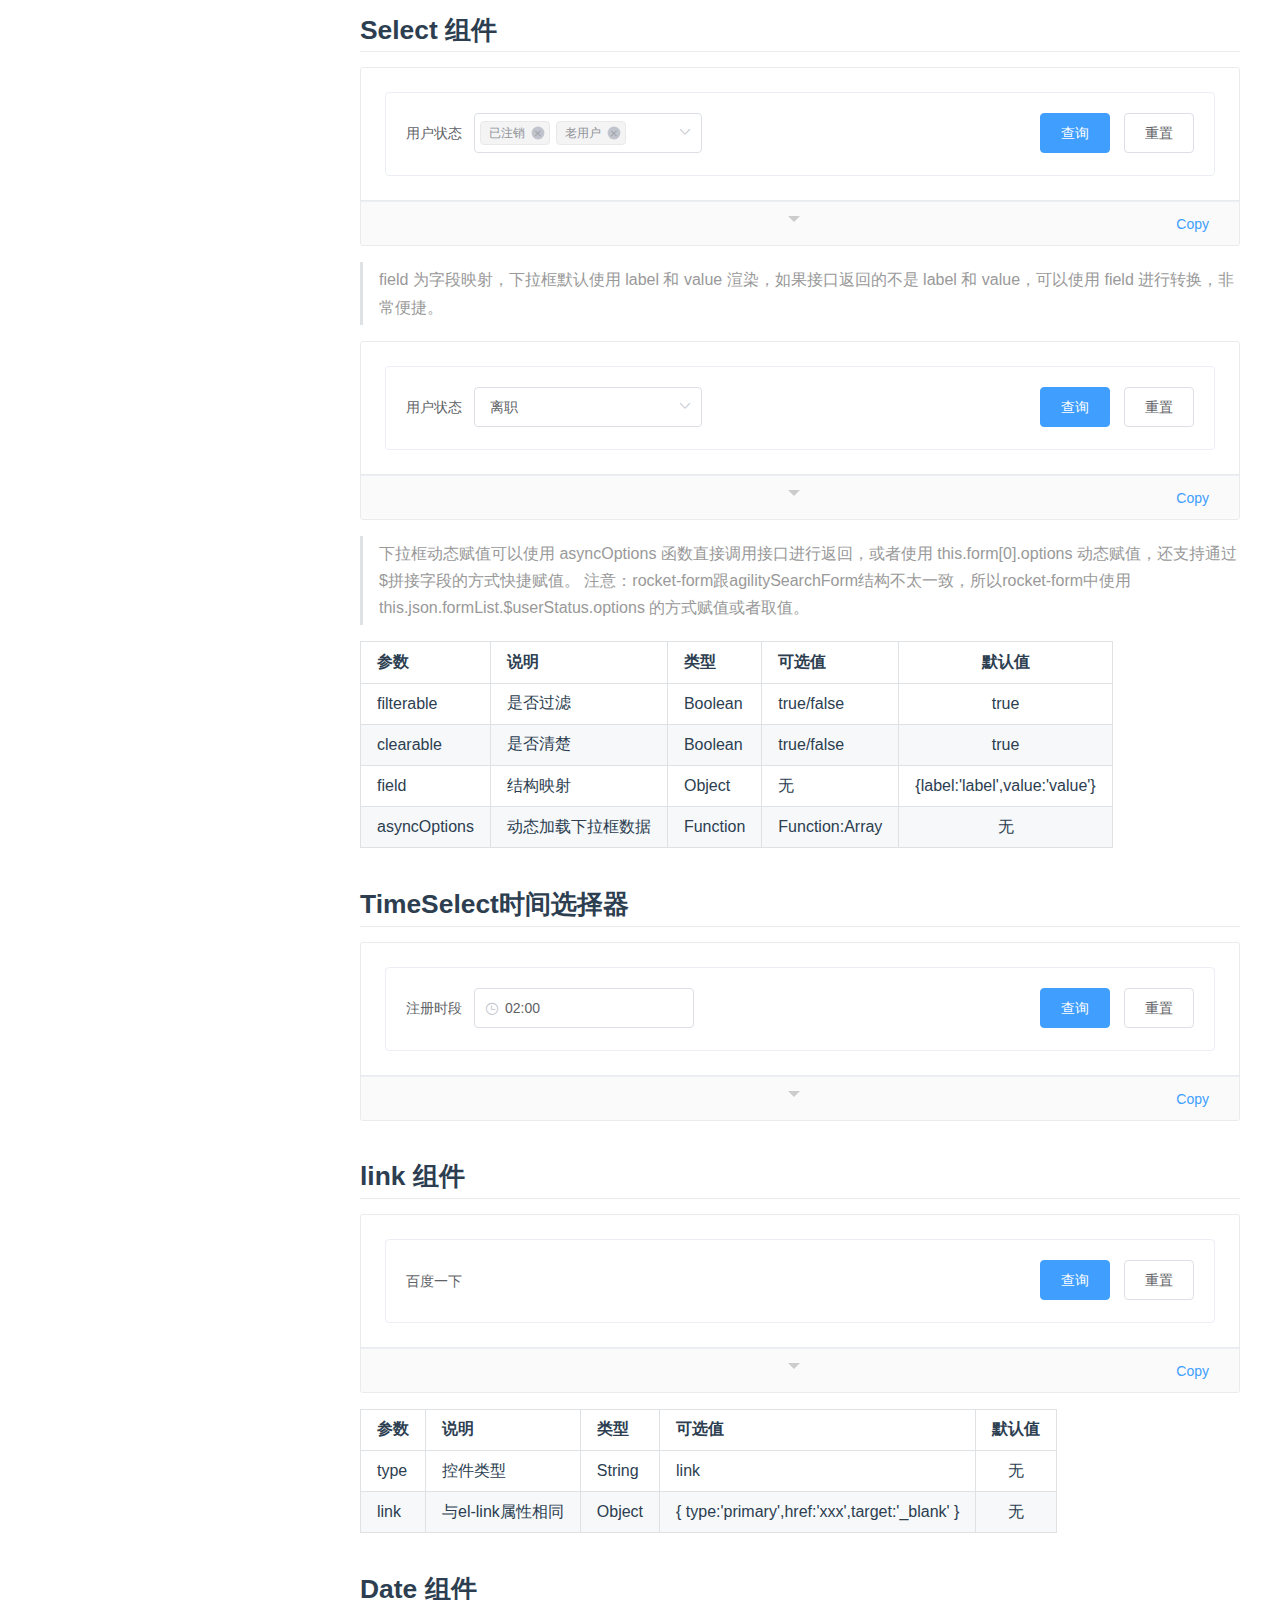
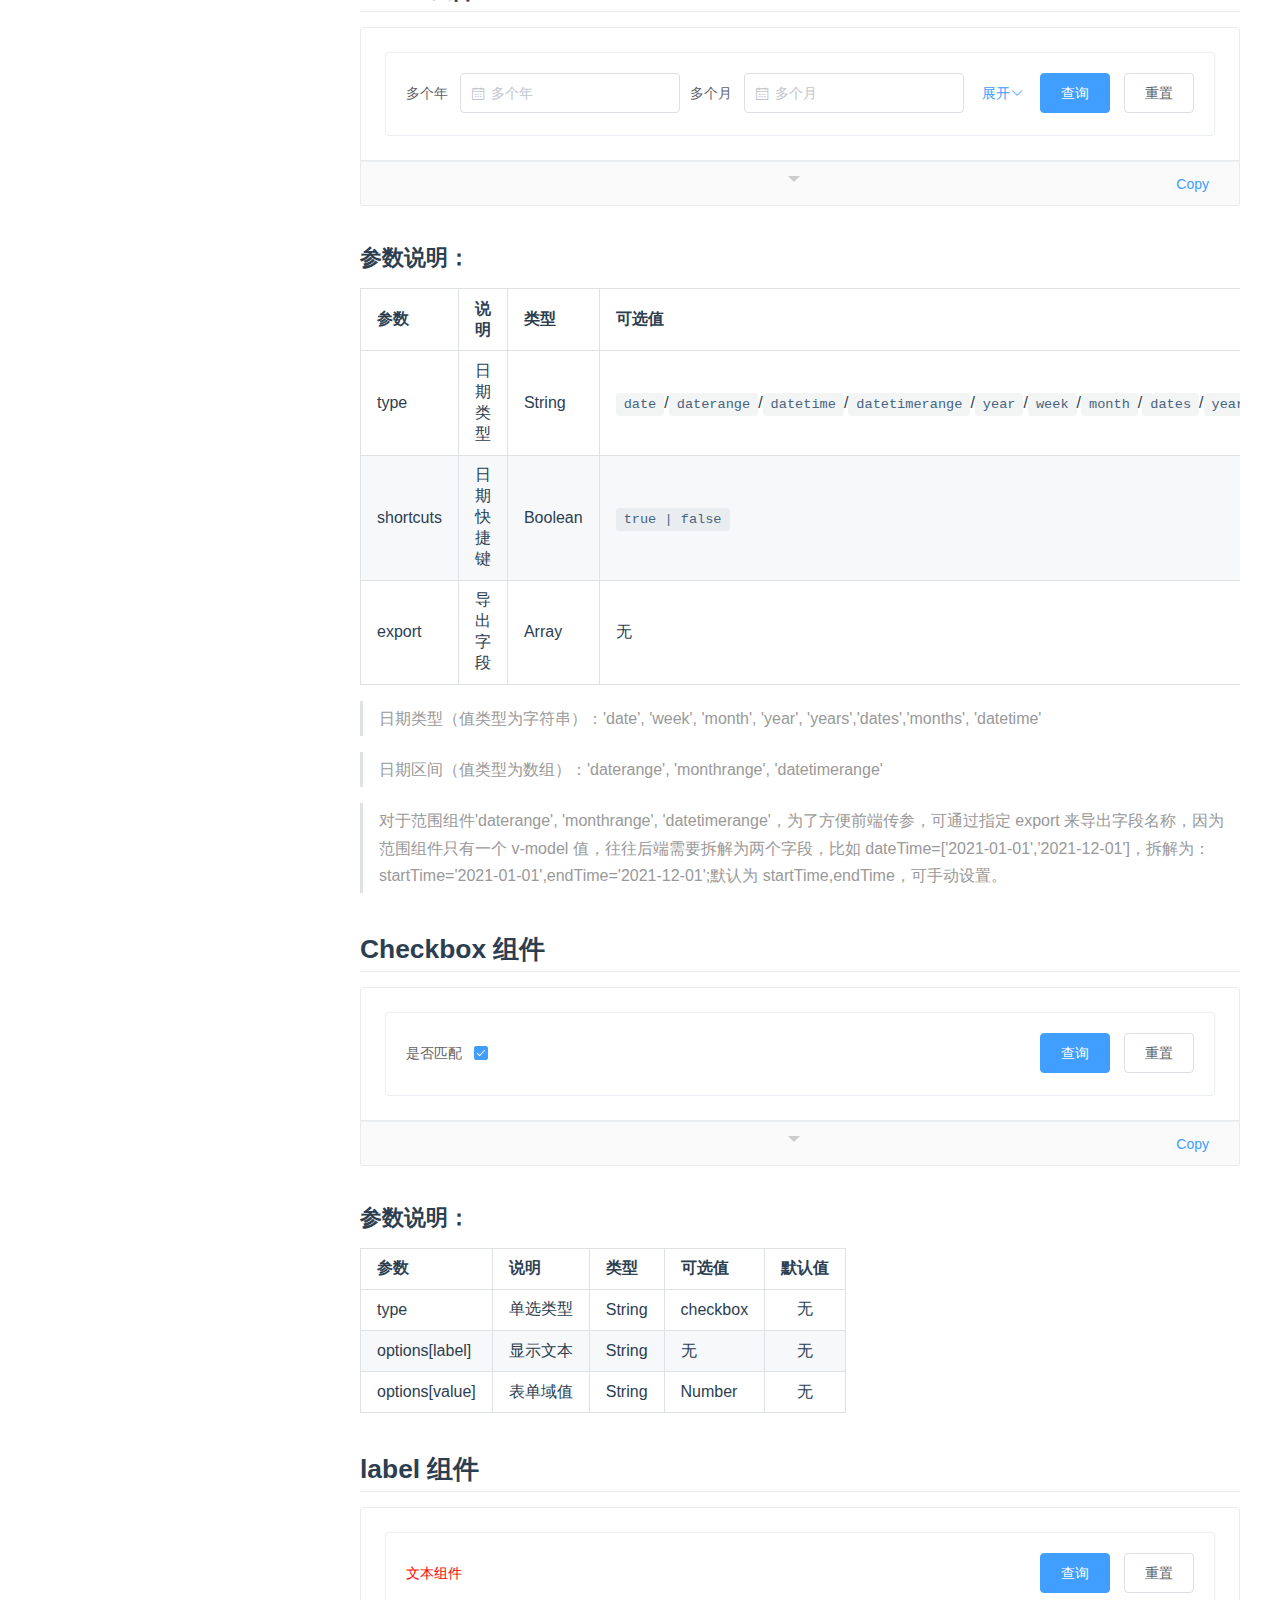
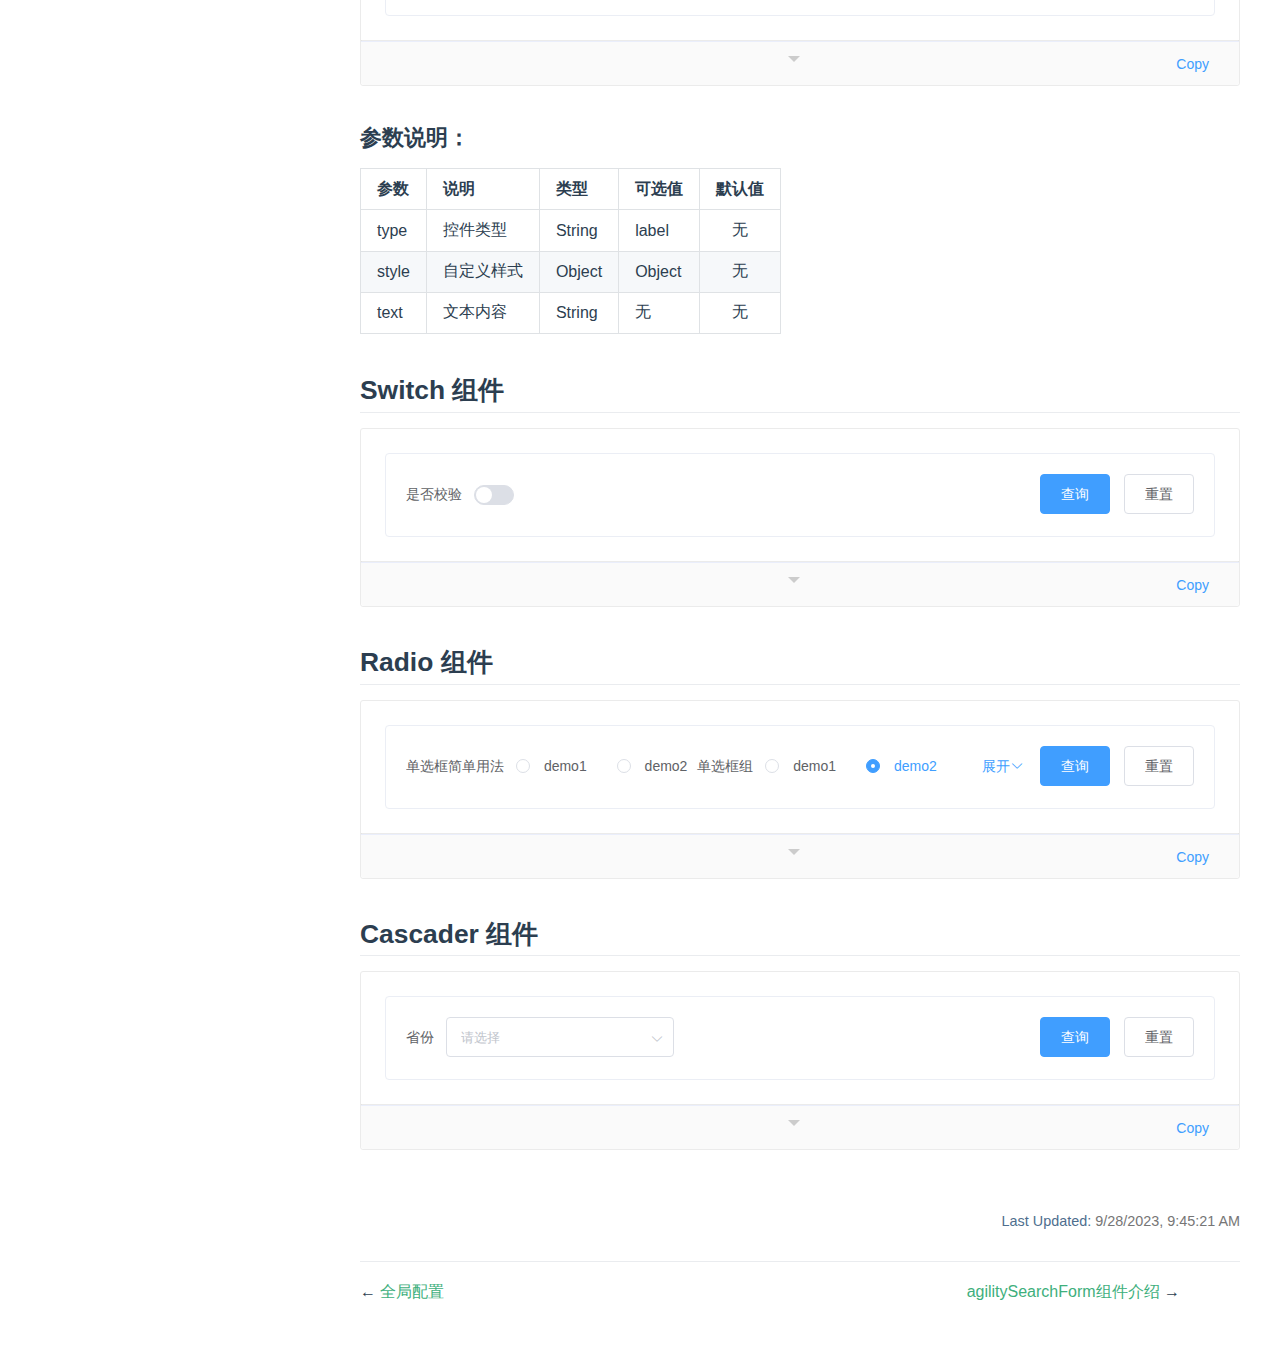
<file: agility-form-doc/FormType.html>
<!DOCTYPE html>
<html lang="en-US">
  <head>
    <meta charset="utf-8">
    <meta name="viewport" content="width=device-width,initial-scale=1">
    <title>控件类型列表 | agilityForm</title>
    <meta name="generator" content="VuePress 1.9.10">
    <link rel="icon" href="/agility-form-doc/images/icon.png">
    <script client="ca-pub-9650642607350023" crossorigin="anonymous" src="https://pagead2.googlesyndication.com/pagead/js/adsbygoogle.js"></script>
    <meta name="description" content="一款基于Vue2开发的表单和表格渲染组件">
    
    <link rel="preload" href="/agility-form-doc/assets/css/0.styles.ee469dc7.css" as="style"><link rel="preload" href="/agility-form-doc/assets/js/app.f0fd630f.js" as="script"><link rel="preload" href="/agility-form-doc/assets/js/2.e5649e6b.js" as="script"><link rel="preload" href="/agility-form-doc/assets/js/1.d1fa331f.js" as="script"><link rel="preload" href="/agility-form-doc/assets/js/22.1043e7a7.js" as="script"><link rel="prefetch" href="/agility-form-doc/assets/js/10.719d792d.js"><link rel="prefetch" href="/agility-form-doc/assets/js/11.5a539ad2.js"><link rel="prefetch" href="/agility-form-doc/assets/js/12.c2bca019.js"><link rel="prefetch" href="/agility-form-doc/assets/js/13.23ef173f.js"><link rel="prefetch" href="/agility-form-doc/assets/js/14.2f502b4e.js"><link rel="prefetch" href="/agility-form-doc/assets/js/15.af6de288.js"><link rel="prefetch" href="/agility-form-doc/assets/js/16.c6b9b7aa.js"><link rel="prefetch" href="/agility-form-doc/assets/js/17.e7ca366d.js"><link rel="prefetch" href="/agility-form-doc/assets/js/18.7cbb53ce.js"><link rel="prefetch" href="/agility-form-doc/assets/js/19.48b64785.js"><link rel="prefetch" href="/agility-form-doc/assets/js/20.3bc87590.js"><link rel="prefetch" href="/agility-form-doc/assets/js/21.017655a2.js"><link rel="prefetch" href="/agility-form-doc/assets/js/23.6a28ef42.js"><link rel="prefetch" href="/agility-form-doc/assets/js/24.1b1d64e9.js"><link rel="prefetch" href="/agility-form-doc/assets/js/25.b824b39a.js"><link rel="prefetch" href="/agility-form-doc/assets/js/26.5f64333d.js"><link rel="prefetch" href="/agility-form-doc/assets/js/27.b23db74d.js"><link rel="prefetch" href="/agility-form-doc/assets/js/28.da26f8de.js"><link rel="prefetch" href="/agility-form-doc/assets/js/29.1a2a5b9b.js"><link rel="prefetch" href="/agility-form-doc/assets/js/3.d1db178c.js"><link rel="prefetch" href="/agility-form-doc/assets/js/4.028fae83.js"><link rel="prefetch" href="/agility-form-doc/assets/js/5.92b20087.js"><link rel="prefetch" href="/agility-form-doc/assets/js/6.ab2ab127.js"><link rel="prefetch" href="/agility-form-doc/assets/js/7.faf6400c.js"><link rel="prefetch" href="/agility-form-doc/assets/js/vendors~docsearch.f6adaaa0.js">
    <link rel="stylesheet" href="/agility-form-doc/assets/css/0.styles.ee469dc7.css">
  </head>
  <body>
    <div id="app" data-server-rendered="true"><div class="theme-container"><header class="navbar"><div class="sidebar-button"><svg xmlns="http://www.w3.org/2000/svg" aria-hidden="true" role="img" viewBox="0 0 448 512" class="icon"><path fill="currentColor" d="M436 124H12c-6.627 0-12-5.373-12-12V80c0-6.627 5.373-12 12-12h424c6.627 0 12 5.373 12 12v32c0 6.627-5.373 12-12 12zm0 160H12c-6.627 0-12-5.373-12-12v-32c0-6.627 5.373-12 12-12h424c6.627 0 12 5.373 12 12v32c0 6.627-5.373 12-12 12zm0 160H12c-6.627 0-12-5.373-12-12v-32c0-6.627 5.373-12 12-12h424c6.627 0 12 5.373 12 12v32c0 6.627-5.373 12-12 12z"></path></svg></div> <a href="/agility-form-doc/" class="home-link router-link-active"><img src="/agility-form-doc/images/icon.png" alt="agilityForm" class="logo"> <span class="site-name can-hide">agilityForm</span></a> <div class="links"><div class="search-box"><input aria-label="Search" autocomplete="off" spellcheck="false" value=""> <!----></div> <nav class="nav-links can-hide"><div class="nav-item"><a href="/agility-form-doc/" class="nav-link">
  首页
</a></div><div class="nav-item"><a href="https://github.com/JsonLYH/agility-form.git" target="_blank" rel="noopener noreferrer" class="nav-link external">
  GitHub
  <span><svg xmlns="http://www.w3.org/2000/svg" aria-hidden="true" focusable="false" x="0px" y="0px" viewBox="0 0 100 100" width="15" height="15" class="icon outbound"><path fill="currentColor" d="M18.8,85.1h56l0,0c2.2,0,4-1.8,4-4v-32h-8v28h-48v-48h28v-8h-32l0,0c-2.2,0-4,1.8-4,4v56C14.8,83.3,16.6,85.1,18.8,85.1z"></path> <polygon fill="currentColor" points="45.7,48.7 51.3,54.3 77.2,28.5 77.2,37.2 85.2,37.2 85.2,14.9 62.8,14.9 62.8,22.9 71.5,22.9"></polygon></svg> <span class="sr-only">(opens new window)</span></span></a></div> <!----></nav></div></header> <div class="sidebar-mask"></div> <aside class="sidebar"><nav class="nav-links"><div class="nav-item"><a href="/agility-form-doc/" class="nav-link">
  首页
</a></div><div class="nav-item"><a href="https://github.com/JsonLYH/agility-form.git" target="_blank" rel="noopener noreferrer" class="nav-link external">
  GitHub
  <span><svg xmlns="http://www.w3.org/2000/svg" aria-hidden="true" focusable="false" x="0px" y="0px" viewBox="0 0 100 100" width="15" height="15" class="icon outbound"><path fill="currentColor" d="M18.8,85.1h56l0,0c2.2,0,4-1.8,4-4v-32h-8v28h-48v-48h28v-8h-32l0,0c-2.2,0-4,1.8-4,4v56C14.8,83.3,16.6,85.1,18.8,85.1z"></path> <polygon fill="currentColor" points="45.7,48.7 51.3,54.3 77.2,28.5 77.2,37.2 85.2,37.2 85.2,14.9 62.8,14.9 62.8,22.9 71.5,22.9"></polygon></svg> <span class="sr-only">(opens new window)</span></span></a></div> <!----></nav>  <ul class="sidebar-links"><li><section class="sidebar-group depth-0"><p class="sidebar-heading open"><span>指南</span> <!----></p> <ul class="sidebar-links sidebar-group-items"><li><a href="/agility-form-doc/" aria-current="page" class="sidebar-link">介绍</a></li><li><a href="/agility-form-doc/guide.html" class="sidebar-link">快速入门</a></li><li><a href="/agility-form-doc/globalConfig.html" class="sidebar-link">全局配置</a></li><li><a href="/agility-form-doc/FormType.html" aria-current="page" class="active sidebar-link">控件类型列表</a><ul class="sidebar-sub-headers"><li class="sidebar-sub-header"><a href="/agility-form-doc/FormType.html#input-组件" class="sidebar-link">Input 组件</a></li><li class="sidebar-sub-header"><a href="/agility-form-doc/FormType.html#select-组件" class="sidebar-link">Select 组件</a></li><li class="sidebar-sub-header"><a href="/agility-form-doc/FormType.html#timeselect时间选择器" class="sidebar-link">TimeSelect时间选择器</a></li><li class="sidebar-sub-header"><a href="/agility-form-doc/FormType.html#link-组件" class="sidebar-link">link 组件</a></li><li class="sidebar-sub-header"><a href="/agility-form-doc/FormType.html#date-组件" class="sidebar-link">Date 组件</a></li><li class="sidebar-sub-header"><a href="/agility-form-doc/FormType.html#checkbox-组件" class="sidebar-link">Checkbox 组件</a></li><li class="sidebar-sub-header"><a href="/agility-form-doc/FormType.html#label-组件" class="sidebar-link">label 组件</a></li><li class="sidebar-sub-header"><a href="/agility-form-doc/FormType.html#switch-组件" class="sidebar-link">Switch 组件</a></li><li class="sidebar-sub-header"><a href="/agility-form-doc/FormType.html#radio-组件" class="sidebar-link">Radio 组件</a></li><li class="sidebar-sub-header"><a href="/agility-form-doc/FormType.html#cascader-组件" class="sidebar-link">Cascader 组件</a></li></ul></li><li><a href="/agility-form-doc/agilitySearchForm.html" class="sidebar-link">agilitySearchForm组件介绍</a></li><li><a href="/agility-form-doc/agilityTable.html" class="sidebar-link">agilityTable 组件使用</a></li></ul></section></li></ul> </aside> <main class="page"> <div class="theme-default-content content__default"><h1 id="控件类型列表"><a href="#控件类型列表" class="header-anchor">#</a> 控件类型列表</h1> <ol><li><code>type='text'</code>文本框</li> <li><code>type='textarea'</code>文本域</li> <li><code>type='number'</code>Html5 原生数字框</li> <li><code>type='input-number'</code>ElementUI 数字框</li> <li><code>type='select'</code>下拉框</li> <li><code>type='daterange' / 'monthrange' / 'datetimerange'</code> 日期/时间 区间</li> <li><code>type='time-select'</code>时间选择器 - 固定时间</li> <li><code>type='time-picker'</code>时间选择器 - 任意时间</li> <li><code>type='date' / 'week' / 'month' / 'year' / 'datetime' / 'years' / 'dates' / 'months'</code></li> <li><code>type='radio'</code>单选框</li> <li><code>type='radio-button'/'radio-button-group'</code>单选框组</li> <li><code>type='switch'</code>开关组件</li> <li><code>type='checkbox'</code>复选框，组件会根据 options 字段自动判断是否使用复选框组</li> <li><code>type='cascader'</code>级联框</li> <li><code>type='transfer'</code>穿梭框</li> <li><code>type='upload'</code>上传框</li> <li><code>type='link'</code>文字链接，类似于a标签</li> <li><code>type='button'</code>按钮组件</li> <li><code>type='label'</code>文本组件</li></ol> <h3 id="自定义参数"><a href="#自定义参数" class="header-anchor">#</a> 自定义参数</h3> <table><thead><tr><th style="text-align:left;">参数</th> <th style="text-align:left;">说明</th> <th style="text-align:left;">类型</th> <th style="text-align:left;">可选值</th> <th style="text-align:center;">默认值</th> <th style="text-align:left;">适用控件</th></tr></thead> <tbody><tr><td style="text-align:left;">type</td> <td style="text-align:left;">支持大部分组件</td> <td style="text-align:left;">String</td> <td style="text-align:left;">参考上文</td> <td style="text-align:center;">无</td> <td style="text-align:left;">参考上文</td></tr> <tr><td style="text-align:left;">label</td> <td style="text-align:left;">表单项的label文本标签</td> <td style="text-align:left;">String</td> <td style="text-align:left;">无</td> <td style="text-align:center;">无</td> <td style="text-align:left;">适用于表单项</td></tr> <tr><td style="text-align:left;">model</td> <td style="text-align:left;">表单字段</td> <td style="text-align:left;">String</td> <td style="text-align:left;">无</td> <td style="text-align:center;">无</td> <td style="text-align:left;">适用于可改变表单数据的控件</td></tr> <tr><td style="text-align:left;">change</td> <td style="text-align:left;">自定义事件</td> <td style="text-align:left;">Function(currentVal,formData,field,json)</td> <td style="text-align:left;">无</td> <td style="text-align:center;">无</td> <td style="text-align:left;">适用于可改变表单数据的控件</td></tr> <tr><td style="text-align:left;">show</td> <td style="text-align:left;">是否显示此字段</td> <td style="text-align:left;">Function(formData):Boolean</td> <td style="text-align:left;">无</td> <td style="text-align:center;">无</td> <td style="text-align:left;">适用于agilityForm组件</td></tr> <tr><td style="text-align:left;">asyncOptions</td> <td style="text-align:left;">下拉框独有，可以拉取接口</td> <td style="text-align:left;">Function():Array</td> <td style="text-align:left;">无</td> <td style="text-align:center;">无</td> <td style="text-align:left;">适用于含有options属性的控件</td></tr></tbody></table> <blockquote><p>每个表单都支持 change 事件，用来处理自定义业务。</p></blockquote> <h2 id="input-组件"><a href="#input-组件" class="header-anchor">#</a> Input 组件</h2> <div class="demo-block demo-en-US demo-FormType.html" data-v-47d1da0a><div class="demo-content" data-v-47d1da0a><div><form class="el-form agility-search-form-container el-form--inline agility-search-flex" data-v-912c3b02><div class="agility-form-item" style="height:0px;overflow:hidden;" data-v-912c3b02><div type="textarea" model="textarea_type" label="type=textarea" placeholder="文本域" rows="1" change="change(val, values, model) {
                // 修改其它表单项值
                values.type = 0;
              }" class="el-form-item oc-form-item" data-v-912c3b02><label for="textarea_type" class="el-form-item__label">type=textarea</label><div class="el-form-item__content"><div class="el-textarea el-input--suffix" style="width:100%;"><textarea autocomplete="off" aria-label="type=textarea" model="textarea_type" placeholder="文本域" rows="1" change="change(val, values, model) {
                // 修改其它表单项值
                values.type = 0;
              }" class="el-textarea__inner"></textarea><!----></div><!----></div></div><div type="input-number" model="input_number_type" label="type=input-number" placeholder="计数器" change="change(val, values, model) {
                // 修改其它表单项值
                values.type = 0;
              }" class="el-form-item oc-form-item" data-v-912c3b02><label for="input_number_type" class="el-form-item__label">type=input-number</label><div class="el-form-item__content"><div type="input-number" model="input_number_type" change="change(val, values, model) {
                // 修改其它表单项值
                values.type = 0;
              }" class="el-input-number" style="width:100%;"><span role="button" class="el-input-number__decrease"><i class="el-icon-minus"></i></span><span role="button" class="el-input-number__increase"><i class="el-icon-plus"></i></span><div class="el-input"><!----><input type="text" autocomplete="off" aria-label="type=input-number" placeholder="计数器" max="Infinity" min="-Infinity" class="el-input__inner"><!----><!----><!----><!----></div></div><!----></div></div><div type="number" model="number_type" label="type=number" placeholder="数字框" change="change(val, values, model) {
                // 修改其它表单项值
                values.type = 0;
              }" class="el-form-item oc-form-item" data-v-912c3b02><label for="number_type" class="el-form-item__label">type=number</label><div class="el-form-item__content"><div class="el-input el-input--suffix" style="width:100%;"><!----><input type="number" autocomplete="off" aria-label="type=number" model="number_type" placeholder="数字框" change="change(val, values, model) {
                // 修改其它表单项值
                values.type = 0;
              }" class="el-input__inner"><!----><!----><!----><!----></div><!----></div></div><div type="text" model="user_name" label="type=text" placeholder="文本框" change="change(val, values, model) {
                // 修改其它表单项值
                values.type = 0;
              }" class="el-form-item oc-form-item" data-v-912c3b02><label for="user_name" class="el-form-item__label">type=text</label><div class="el-form-item__content"><div class="el-input el-input--suffix" style="width:100%;"><!----><input type="text" autocomplete="off" aria-label="type=text" model="user_name" placeholder="文本框" change="change(val, values, model) {
                // 修改其它表单项值
                values.type = 0;
              }" class="el-input__inner"><!----><!----><!----><!----></div><!----></div></div><div type="text" model="user_name_slot" label="type=text" placeholder="文本框-插槽" prepend="prepend" append="append" change="change(val, values, model) {
                // 修改其它表单项值
                values.type = 0;
              }" class="el-form-item oc-form-item" data-v-912c3b02><label for="user_name_slot" class="el-form-item__label">type=text</label><div class="el-form-item__content"><div class="el-input el-input-group el-input-group--append el-input-group--prepend el-input--suffix" style="width:100%;"><div class="el-input-group__prepend">prepend</div><input type="text" autocomplete="off" aria-label="type=text" model="user_name_slot" placeholder="文本框-插槽" prepend="prepend" append="append" change="change(val, values, model) {
                // 修改其它表单项值
                values.type = 0;
              }" class="el-input__inner"><!----><!----><div class="el-input-group__append">append</div><!----></div><!----></div></div> <div class="expandFlag" data-v-912c3b02></div></div> <div class="agility-action" data-v-912c3b02><!----> <button type="button" class="el-button el-button--primary" data-v-912c3b02><!----><!----><span>查询</span></button> <button type="button" class="el-button el-button--default" data-v-912c3b02><!----><!----><span>重置</span></button></div></form></div></div> <div class="meta" data-v-47d1da0a><!----> <div class="code-content" data-v-47d1da0a><div class="language-html extra-class" data-v-47d1da0a><pre class="language-html" data-v-47d1da0a><code data-v-47d1da0a>
  <span class="token tag" data-v-47d1da0a><span class="token tag" data-v-47d1da0a><span class="token punctuation" data-v-47d1da0a>&lt;</span>agilitySearchForm</span> <span class="token attr-name" data-v-47d1da0a>:json</span><span class="token attr-value" data-v-47d1da0a><span class="token punctuation attr-equals" data-v-47d1da0a>=</span><span class="token punctuation" data-v-47d1da0a>&quot;</span>form<span class="token punctuation" data-v-47d1da0a>&quot;</span></span> <span class="token attr-name" data-v-47d1da0a>:model.sync</span><span class="token attr-value" data-v-47d1da0a><span class="token punctuation attr-equals" data-v-47d1da0a>=</span><span class="token punctuation" data-v-47d1da0a>&quot;</span>queryForm<span class="token punctuation" data-v-47d1da0a>&quot;</span></span> <span class="token punctuation" data-v-47d1da0a>/&gt;</span></span>

<span class="token tag" data-v-47d1da0a><span class="token tag" data-v-47d1da0a><span class="token punctuation" data-v-47d1da0a>&lt;</span>script</span><span class="token punctuation" data-v-47d1da0a>&gt;</span></span><span class="token script" data-v-47d1da0a><span class="token language-javascript" data-v-47d1da0a>
  <span class="token keyword" data-v-47d1da0a>export</span> <span class="token keyword" data-v-47d1da0a>default</span> <span class="token punctuation" data-v-47d1da0a>{</span>
    <span class="token function" data-v-47d1da0a>data</span><span class="token punctuation" data-v-47d1da0a>(</span><span class="token punctuation" data-v-47d1da0a>)</span> <span class="token punctuation" data-v-47d1da0a>{</span>
      <span class="token keyword" data-v-47d1da0a>return</span> <span class="token punctuation" data-v-47d1da0a>{</span>
        <span class="token literal-property property" data-v-47d1da0a>queryForm</span><span class="token operator" data-v-47d1da0a>:</span> <span class="token punctuation" data-v-47d1da0a>{</span>
          <span class="token literal-property property" data-v-47d1da0a>status</span><span class="token operator" data-v-47d1da0a>:</span> <span class="token number" data-v-47d1da0a>1</span><span class="token punctuation" data-v-47d1da0a>,</span>
          <span class="token literal-property property" data-v-47d1da0a>type</span><span class="token operator" data-v-47d1da0a>:</span> <span class="token number" data-v-47d1da0a>1</span><span class="token punctuation" data-v-47d1da0a>,</span>
        <span class="token punctuation" data-v-47d1da0a>}</span><span class="token punctuation" data-v-47d1da0a>,</span>
        <span class="token literal-property property" data-v-47d1da0a>form</span><span class="token operator" data-v-47d1da0a>:</span> <span class="token punctuation" data-v-47d1da0a>[</span>
           <span class="token punctuation" data-v-47d1da0a>{</span>
            <span class="token literal-property property" data-v-47d1da0a>type</span><span class="token operator" data-v-47d1da0a>:</span> <span class="token string" data-v-47d1da0a>'textarea'</span><span class="token punctuation" data-v-47d1da0a>,</span>
            <span class="token literal-property property" data-v-47d1da0a>model</span><span class="token operator" data-v-47d1da0a>:</span> <span class="token string" data-v-47d1da0a>'textarea_type'</span><span class="token punctuation" data-v-47d1da0a>,</span>
            <span class="token literal-property property" data-v-47d1da0a>label</span><span class="token operator" data-v-47d1da0a>:</span> <span class="token string" data-v-47d1da0a>'type=textarea'</span><span class="token punctuation" data-v-47d1da0a>,</span>
            <span class="token literal-property property" data-v-47d1da0a>placeholder</span><span class="token operator" data-v-47d1da0a>:</span> <span class="token string" data-v-47d1da0a>'文本域'</span><span class="token punctuation" data-v-47d1da0a>,</span>
            <span class="token literal-property property" data-v-47d1da0a>rows</span><span class="token operator" data-v-47d1da0a>:</span><span class="token number" data-v-47d1da0a>1</span><span class="token punctuation" data-v-47d1da0a>,</span>
            <span class="token comment" data-v-47d1da0a>/**
             * 所有组件自定义事件，可做异步操作，修改其它表单值
             * val 当前输入值
             * values 当前表单所有值
             * model 当前表单对象
             */</span>
            <span class="token function" data-v-47d1da0a>change</span><span class="token punctuation" data-v-47d1da0a>(</span><span class="token parameter" data-v-47d1da0a>val<span class="token punctuation" data-v-47d1da0a>,</span> values<span class="token punctuation" data-v-47d1da0a>,</span> model</span><span class="token punctuation" data-v-47d1da0a>)</span> <span class="token punctuation" data-v-47d1da0a>{</span>
              <span class="token comment" data-v-47d1da0a>// 修改其它表单项值</span>
              values<span class="token punctuation" data-v-47d1da0a>.</span>type <span class="token operator" data-v-47d1da0a>=</span> <span class="token number" data-v-47d1da0a>0</span><span class="token punctuation" data-v-47d1da0a>;</span>
            <span class="token punctuation" data-v-47d1da0a>}</span><span class="token punctuation" data-v-47d1da0a>,</span>
          <span class="token punctuation" data-v-47d1da0a>}</span><span class="token punctuation" data-v-47d1da0a>,</span>
          <span class="token punctuation" data-v-47d1da0a>{</span>
            <span class="token literal-property property" data-v-47d1da0a>type</span><span class="token operator" data-v-47d1da0a>:</span> <span class="token string" data-v-47d1da0a>'input-number'</span><span class="token punctuation" data-v-47d1da0a>,</span>
            <span class="token literal-property property" data-v-47d1da0a>model</span><span class="token operator" data-v-47d1da0a>:</span> <span class="token string" data-v-47d1da0a>'input_number_type'</span><span class="token punctuation" data-v-47d1da0a>,</span>
            <span class="token literal-property property" data-v-47d1da0a>label</span><span class="token operator" data-v-47d1da0a>:</span> <span class="token string" data-v-47d1da0a>'type=input-number'</span><span class="token punctuation" data-v-47d1da0a>,</span>
            <span class="token literal-property property" data-v-47d1da0a>placeholder</span><span class="token operator" data-v-47d1da0a>:</span> <span class="token string" data-v-47d1da0a>'计数器'</span><span class="token punctuation" data-v-47d1da0a>,</span>
            <span class="token comment" data-v-47d1da0a>/**
             * 所有组件自定义事件，可做异步操作，修改其它表单值
             * val 当前输入值
             * values 当前表单所有值
             * model 当前表单对象
             */</span>
            <span class="token function" data-v-47d1da0a>change</span><span class="token punctuation" data-v-47d1da0a>(</span><span class="token parameter" data-v-47d1da0a>val<span class="token punctuation" data-v-47d1da0a>,</span> values<span class="token punctuation" data-v-47d1da0a>,</span> model</span><span class="token punctuation" data-v-47d1da0a>)</span> <span class="token punctuation" data-v-47d1da0a>{</span>
              <span class="token comment" data-v-47d1da0a>// 修改其它表单项值</span>
              values<span class="token punctuation" data-v-47d1da0a>.</span>type <span class="token operator" data-v-47d1da0a>=</span> <span class="token number" data-v-47d1da0a>0</span><span class="token punctuation" data-v-47d1da0a>;</span>
            <span class="token punctuation" data-v-47d1da0a>}</span><span class="token punctuation" data-v-47d1da0a>,</span>
          <span class="token punctuation" data-v-47d1da0a>}</span><span class="token punctuation" data-v-47d1da0a>,</span>
          <span class="token punctuation" data-v-47d1da0a>{</span>
            <span class="token literal-property property" data-v-47d1da0a>type</span><span class="token operator" data-v-47d1da0a>:</span> <span class="token string" data-v-47d1da0a>'number'</span><span class="token punctuation" data-v-47d1da0a>,</span>
            <span class="token literal-property property" data-v-47d1da0a>model</span><span class="token operator" data-v-47d1da0a>:</span> <span class="token string" data-v-47d1da0a>'number_type'</span><span class="token punctuation" data-v-47d1da0a>,</span>
            <span class="token literal-property property" data-v-47d1da0a>label</span><span class="token operator" data-v-47d1da0a>:</span> <span class="token string" data-v-47d1da0a>'type=number'</span><span class="token punctuation" data-v-47d1da0a>,</span>
            <span class="token literal-property property" data-v-47d1da0a>placeholder</span><span class="token operator" data-v-47d1da0a>:</span> <span class="token string" data-v-47d1da0a>'数字框'</span><span class="token punctuation" data-v-47d1da0a>,</span>
            <span class="token comment" data-v-47d1da0a>/**
             * 所有组件自定义事件，可做异步操作，修改其它表单值
             * val 当前输入值
             * values 当前表单所有值
             * model 当前表单对象
             */</span>
            <span class="token function" data-v-47d1da0a>change</span><span class="token punctuation" data-v-47d1da0a>(</span><span class="token parameter" data-v-47d1da0a>val<span class="token punctuation" data-v-47d1da0a>,</span> values<span class="token punctuation" data-v-47d1da0a>,</span> model</span><span class="token punctuation" data-v-47d1da0a>)</span> <span class="token punctuation" data-v-47d1da0a>{</span>
              <span class="token comment" data-v-47d1da0a>// 修改其它表单项值</span>
              values<span class="token punctuation" data-v-47d1da0a>.</span>type <span class="token operator" data-v-47d1da0a>=</span> <span class="token number" data-v-47d1da0a>0</span><span class="token punctuation" data-v-47d1da0a>;</span>
            <span class="token punctuation" data-v-47d1da0a>}</span><span class="token punctuation" data-v-47d1da0a>,</span>
          <span class="token punctuation" data-v-47d1da0a>}</span><span class="token punctuation" data-v-47d1da0a>,</span>
          <span class="token punctuation" data-v-47d1da0a>{</span>
            <span class="token literal-property property" data-v-47d1da0a>type</span><span class="token operator" data-v-47d1da0a>:</span> <span class="token string" data-v-47d1da0a>'text'</span><span class="token punctuation" data-v-47d1da0a>,</span>
            <span class="token literal-property property" data-v-47d1da0a>model</span><span class="token operator" data-v-47d1da0a>:</span> <span class="token string" data-v-47d1da0a>'user_name'</span><span class="token punctuation" data-v-47d1da0a>,</span>
            <span class="token literal-property property" data-v-47d1da0a>label</span><span class="token operator" data-v-47d1da0a>:</span> <span class="token string" data-v-47d1da0a>'type=text'</span><span class="token punctuation" data-v-47d1da0a>,</span>
            <span class="token literal-property property" data-v-47d1da0a>placeholder</span><span class="token operator" data-v-47d1da0a>:</span> <span class="token string" data-v-47d1da0a>'文本框'</span><span class="token punctuation" data-v-47d1da0a>,</span>
            <span class="token comment" data-v-47d1da0a>/**
             * 所有组件自定义事件，可做异步操作，修改其它表单值
             * val 当前输入值
             * values 当前表单所有值
             * model 当前表单对象
             */</span>
            <span class="token function" data-v-47d1da0a>change</span><span class="token punctuation" data-v-47d1da0a>(</span><span class="token parameter" data-v-47d1da0a>val<span class="token punctuation" data-v-47d1da0a>,</span> values<span class="token punctuation" data-v-47d1da0a>,</span> model</span><span class="token punctuation" data-v-47d1da0a>)</span> <span class="token punctuation" data-v-47d1da0a>{</span>
              <span class="token comment" data-v-47d1da0a>// 修改其它表单项值</span>
              values<span class="token punctuation" data-v-47d1da0a>.</span>type <span class="token operator" data-v-47d1da0a>=</span> <span class="token number" data-v-47d1da0a>0</span><span class="token punctuation" data-v-47d1da0a>;</span>
            <span class="token punctuation" data-v-47d1da0a>}</span><span class="token punctuation" data-v-47d1da0a>,</span>
          <span class="token punctuation" data-v-47d1da0a>}</span><span class="token punctuation" data-v-47d1da0a>,</span>
          <span class="token punctuation" data-v-47d1da0a>{</span>
            <span class="token literal-property property" data-v-47d1da0a>type</span><span class="token operator" data-v-47d1da0a>:</span> <span class="token string" data-v-47d1da0a>'text'</span><span class="token punctuation" data-v-47d1da0a>,</span>
            <span class="token literal-property property" data-v-47d1da0a>model</span><span class="token operator" data-v-47d1da0a>:</span> <span class="token string" data-v-47d1da0a>'user_name_slot'</span><span class="token punctuation" data-v-47d1da0a>,</span>
            <span class="token literal-property property" data-v-47d1da0a>label</span><span class="token operator" data-v-47d1da0a>:</span> <span class="token string" data-v-47d1da0a>'type=text'</span><span class="token punctuation" data-v-47d1da0a>,</span>
            <span class="token literal-property property" data-v-47d1da0a>placeholder</span><span class="token operator" data-v-47d1da0a>:</span> <span class="token string" data-v-47d1da0a>'文本框-插槽'</span><span class="token punctuation" data-v-47d1da0a>,</span>
            <span class="token literal-property property" data-v-47d1da0a>prepend</span><span class="token operator" data-v-47d1da0a>:</span><span class="token string" data-v-47d1da0a>'prepend'</span><span class="token punctuation" data-v-47d1da0a>,</span>
            <span class="token literal-property property" data-v-47d1da0a>append</span><span class="token operator" data-v-47d1da0a>:</span><span class="token string" data-v-47d1da0a>'append'</span><span class="token punctuation" data-v-47d1da0a>,</span>
            <span class="token comment" data-v-47d1da0a>/**
             * 所有组件自定义事件，可做异步操作，修改其它表单值
             * val 当前输入值
             * values 当前表单所有值
             * model 当前表单对象
             */</span>
            <span class="token function" data-v-47d1da0a>change</span><span class="token punctuation" data-v-47d1da0a>(</span><span class="token parameter" data-v-47d1da0a>val<span class="token punctuation" data-v-47d1da0a>,</span> values<span class="token punctuation" data-v-47d1da0a>,</span> model</span><span class="token punctuation" data-v-47d1da0a>)</span> <span class="token punctuation" data-v-47d1da0a>{</span>
              <span class="token comment" data-v-47d1da0a>// 修改其它表单项值</span>
              values<span class="token punctuation" data-v-47d1da0a>.</span>type <span class="token operator" data-v-47d1da0a>=</span> <span class="token number" data-v-47d1da0a>0</span><span class="token punctuation" data-v-47d1da0a>;</span>
            <span class="token punctuation" data-v-47d1da0a>}</span><span class="token punctuation" data-v-47d1da0a>,</span>
          <span class="token punctuation" data-v-47d1da0a>}</span><span class="token punctuation" data-v-47d1da0a>,</span>
        <span class="token punctuation" data-v-47d1da0a>]</span><span class="token punctuation" data-v-47d1da0a>,</span>
      <span class="token punctuation" data-v-47d1da0a>}</span><span class="token punctuation" data-v-47d1da0a>;</span>
    <span class="token punctuation" data-v-47d1da0a>}</span><span class="token punctuation" data-v-47d1da0a>,</span>
  <span class="token punctuation" data-v-47d1da0a>}</span><span class="token punctuation" data-v-47d1da0a>;</span>
</span></span><span class="token tag" data-v-47d1da0a><span class="token tag" data-v-47d1da0a><span class="token punctuation" data-v-47d1da0a>&lt;/</span>script</span><span class="token punctuation" data-v-47d1da0a>&gt;</span></span>
</code></pre></div></div></div> <div class="demo-block-control" style="width:unset;" data-v-47d1da0a><i class="caret-bottom icon" data-v-47d1da0a data-v-47d1da0a></i> <span style="display:none;" data-v-47d1da0a data-v-47d1da0a>Expand</span> <span class="copy-action" style="display:;" data-v-47d1da0a>Copy</span> <span class="copy-action copy-action-success" style="display:none;" data-v-47d1da0a data-v-47d1da0a>Copy</span></div></div><blockquote><p>prepend 只支持 字符串，不支持配置组件。</p></blockquote> <h2 id="select-组件"><a href="#select-组件" class="header-anchor">#</a> Select 组件</h2> <div class="demo-block demo-en-US demo-FormType.html" data-v-47d1da0a><div class="demo-content" data-v-47d1da0a><div><form class="el-form agility-search-form-container el-form--inline agility-search-flex" data-v-912c3b02><div class="agility-form-item" style="height:0px;overflow:hidden;" data-v-912c3b02><div value="1,2" type="select" model="userStatus" label="用户状态" multiple="multiple" filterable="true" clearable="true" change="function () { [native code] }" field="[object Object]" options="[object Object],[object Object],[object Object],[object Object]" class="el-form-item oc-form-item" data-v-912c3b02><label for="userStatus" class="el-form-item__label">用户状态</label><div class="el-form-item__content"><div type="select" model="userStatus" label="用户状态" change="function () { [native code] }" field="[object Object]" options="[object Object],[object Object],[object Object],[object Object]" class="el-select" style="width:100%;"><div class="el-select__tags" style="max-width:-32px;width:100%;"><!----><span></span><input type="text" autocomplete="off" value="" class="el-select__input" style="flex-grow:1;width:-0.625%;max-width:-42px;"></div><div class="el-input el-input--suffix"><!----><input tabindex="-1" type="text" readonly="readonly" autocomplete="off" placeholder="请选择" class="el-input__inner"><!----><span class="el-input__suffix"><span class="el-input__suffix-inner"><i class="el-select__caret el-input__icon el-icon-arrow-up"></i><!----><!----><!----><!----><!----></span><!----></span><!----><!----></div><div class="el-select-dropdown el-popper is-multiple" style="min-width:;display:none;"><div class="el-scrollbar" style="display:none;"><div class="el-select-dropdown__wrap el-scrollbar__wrap el-scrollbar__wrap--hidden-default"><ul class="el-scrollbar__view el-select-dropdown__list"><!----><li class="el-select-dropdown__item"><span>全部</span></li><li class="el-select-dropdown__item selected"><span>已注销</span></li><li class="el-select-dropdown__item selected"><span>老用户</span></li><li class="el-select-dropdown__item"><span>新用户</span></li></ul></div><div class="el-scrollbar__bar is-horizontal"><div class="el-scrollbar__thumb" style="width:0;transform:translateX(0%);ms-transform:translateX(0%);webkit-transform:translateX(0%);"></div></div><div class="el-scrollbar__bar is-vertical"><div class="el-scrollbar__thumb" style="height:0;transform:translateY(0%);ms-transform:translateY(0%);webkit-transform:translateY(0%);"></div></div></div><p class="el-select-dropdown__empty">
          无数据
        </p></div></div><!----></div></div> <div class="expandFlag" data-v-912c3b02></div></div> <div class="agility-action" data-v-912c3b02><!----> <button type="button" class="el-button el-button--primary" data-v-912c3b02><!----><!----><span>查询</span></button> <button type="button" class="el-button el-button--default" data-v-912c3b02><!----><!----><span>重置</span></button></div></form></div></div> <div class="meta" data-v-47d1da0a><!----> <div class="code-content" data-v-47d1da0a><div class="language-html extra-class" data-v-47d1da0a><pre class="language-html" data-v-47d1da0a><code data-v-47d1da0a><span class="token tag" data-v-47d1da0a><span class="token tag" data-v-47d1da0a><span class="token punctuation" data-v-47d1da0a>&lt;</span>agilitySearchForm</span> <span class="token attr-name" data-v-47d1da0a>:json</span><span class="token attr-value" data-v-47d1da0a><span class="token punctuation attr-equals" data-v-47d1da0a>=</span><span class="token punctuation" data-v-47d1da0a>&quot;</span>form<span class="token punctuation" data-v-47d1da0a>&quot;</span></span> <span class="token attr-name" data-v-47d1da0a>:model.sync</span><span class="token attr-value" data-v-47d1da0a><span class="token punctuation attr-equals" data-v-47d1da0a>=</span><span class="token punctuation" data-v-47d1da0a>&quot;</span>queryForm<span class="token punctuation" data-v-47d1da0a>&quot;</span></span> <span class="token punctuation" data-v-47d1da0a>/&gt;</span></span>

<span class="token tag" data-v-47d1da0a><span class="token tag" data-v-47d1da0a><span class="token punctuation" data-v-47d1da0a>&lt;</span>script</span><span class="token punctuation" data-v-47d1da0a>&gt;</span></span><span class="token script" data-v-47d1da0a><span class="token language-javascript" data-v-47d1da0a>
  <span class="token keyword" data-v-47d1da0a>export</span> <span class="token keyword" data-v-47d1da0a>default</span> <span class="token punctuation" data-v-47d1da0a>{</span>
    <span class="token function" data-v-47d1da0a>data</span><span class="token punctuation" data-v-47d1da0a>(</span><span class="token punctuation" data-v-47d1da0a>)</span> <span class="token punctuation" data-v-47d1da0a>{</span>
      <span class="token keyword" data-v-47d1da0a>return</span> <span class="token punctuation" data-v-47d1da0a>{</span>
        <span class="token literal-property property" data-v-47d1da0a>queryForm</span><span class="token operator" data-v-47d1da0a>:</span> <span class="token punctuation" data-v-47d1da0a>{</span>
          <span class="token literal-property property" data-v-47d1da0a>userStatus</span><span class="token operator" data-v-47d1da0a>:</span> <span class="token punctuation" data-v-47d1da0a>[</span><span class="token number" data-v-47d1da0a>1</span><span class="token punctuation" data-v-47d1da0a>,</span> <span class="token number" data-v-47d1da0a>2</span><span class="token punctuation" data-v-47d1da0a>]</span><span class="token punctuation" data-v-47d1da0a>,</span>
        <span class="token punctuation" data-v-47d1da0a>}</span><span class="token punctuation" data-v-47d1da0a>,</span>
        <span class="token literal-property property" data-v-47d1da0a>form</span><span class="token operator" data-v-47d1da0a>:</span> <span class="token punctuation" data-v-47d1da0a>[</span>
          <span class="token punctuation" data-v-47d1da0a>{</span>
            <span class="token literal-property property" data-v-47d1da0a>type</span><span class="token operator" data-v-47d1da0a>:</span> <span class="token string" data-v-47d1da0a>'select'</span><span class="token punctuation" data-v-47d1da0a>,</span>
            <span class="token literal-property property" data-v-47d1da0a>model</span><span class="token operator" data-v-47d1da0a>:</span> <span class="token string" data-v-47d1da0a>'userStatus'</span><span class="token punctuation" data-v-47d1da0a>,</span>
            <span class="token literal-property property" data-v-47d1da0a>label</span><span class="token operator" data-v-47d1da0a>:</span> <span class="token string" data-v-47d1da0a>'用户状态'</span><span class="token punctuation" data-v-47d1da0a>,</span>
            <span class="token literal-property property" data-v-47d1da0a>multiple</span><span class="token operator" data-v-47d1da0a>:</span> <span class="token boolean" data-v-47d1da0a>true</span><span class="token punctuation" data-v-47d1da0a>,</span> <span class="token comment" data-v-47d1da0a>// 支持多选</span>
            <span class="token literal-property property" data-v-47d1da0a>filterable</span><span class="token operator" data-v-47d1da0a>:</span> <span class="token boolean" data-v-47d1da0a>true</span><span class="token punctuation" data-v-47d1da0a>,</span> <span class="token comment" data-v-47d1da0a>//支持输入过滤</span>
            <span class="token literal-property property" data-v-47d1da0a>clearable</span><span class="token operator" data-v-47d1da0a>:</span> <span class="token boolean" data-v-47d1da0a>true</span><span class="token punctuation" data-v-47d1da0a>,</span>
            <span class="token literal-property property" data-v-47d1da0a>change</span><span class="token operator" data-v-47d1da0a>:</span> <span class="token keyword" data-v-47d1da0a>this</span><span class="token punctuation" data-v-47d1da0a>.</span>getSelectList<span class="token punctuation" data-v-47d1da0a>,</span> <span class="token comment" data-v-47d1da0a>// 自定义事件，回调接口</span>
            <span class="token comment" data-v-47d1da0a>// 字段映射，用来处理接口返回字段，避免前端去循环处理一次。</span>
            <span class="token literal-property property" data-v-47d1da0a>field</span><span class="token operator" data-v-47d1da0a>:</span> <span class="token punctuation" data-v-47d1da0a>{</span>
              <span class="token literal-property property" data-v-47d1da0a>label</span><span class="token operator" data-v-47d1da0a>:</span> <span class="token string" data-v-47d1da0a>'name'</span><span class="token punctuation" data-v-47d1da0a>,</span>
              <span class="token literal-property property" data-v-47d1da0a>value</span><span class="token operator" data-v-47d1da0a>:</span> <span class="token string" data-v-47d1da0a>'id'</span><span class="token punctuation" data-v-47d1da0a>,</span>
            <span class="token punctuation" data-v-47d1da0a>}</span><span class="token punctuation" data-v-47d1da0a>,</span>
            <span class="token literal-property property" data-v-47d1da0a>options</span><span class="token operator" data-v-47d1da0a>:</span> <span class="token punctuation" data-v-47d1da0a>[</span>
              <span class="token punctuation" data-v-47d1da0a>{</span> <span class="token literal-property property" data-v-47d1da0a>name</span><span class="token operator" data-v-47d1da0a>:</span> <span class="token string" data-v-47d1da0a>'全部'</span><span class="token punctuation" data-v-47d1da0a>,</span> <span class="token literal-property property" data-v-47d1da0a>id</span><span class="token operator" data-v-47d1da0a>:</span> <span class="token number" data-v-47d1da0a>5</span> <span class="token punctuation" data-v-47d1da0a>}</span><span class="token punctuation" data-v-47d1da0a>,</span>
              <span class="token punctuation" data-v-47d1da0a>{</span> <span class="token literal-property property" data-v-47d1da0a>name</span><span class="token operator" data-v-47d1da0a>:</span> <span class="token string" data-v-47d1da0a>'已注销'</span><span class="token punctuation" data-v-47d1da0a>,</span> <span class="token literal-property property" data-v-47d1da0a>id</span><span class="token operator" data-v-47d1da0a>:</span> <span class="token number" data-v-47d1da0a>1</span> <span class="token punctuation" data-v-47d1da0a>}</span><span class="token punctuation" data-v-47d1da0a>,</span>
              <span class="token punctuation" data-v-47d1da0a>{</span> <span class="token literal-property property" data-v-47d1da0a>name</span><span class="token operator" data-v-47d1da0a>:</span> <span class="token string" data-v-47d1da0a>'老用户'</span><span class="token punctuation" data-v-47d1da0a>,</span> <span class="token literal-property property" data-v-47d1da0a>id</span><span class="token operator" data-v-47d1da0a>:</span> <span class="token number" data-v-47d1da0a>2</span> <span class="token punctuation" data-v-47d1da0a>}</span><span class="token punctuation" data-v-47d1da0a>,</span>
              <span class="token punctuation" data-v-47d1da0a>{</span> <span class="token literal-property property" data-v-47d1da0a>name</span><span class="token operator" data-v-47d1da0a>:</span> <span class="token string" data-v-47d1da0a>'新用户'</span><span class="token punctuation" data-v-47d1da0a>,</span> <span class="token literal-property property" data-v-47d1da0a>id</span><span class="token operator" data-v-47d1da0a>:</span> <span class="token number" data-v-47d1da0a>3</span> <span class="token punctuation" data-v-47d1da0a>}</span><span class="token punctuation" data-v-47d1da0a>,</span>
            <span class="token punctuation" data-v-47d1da0a>]</span><span class="token punctuation" data-v-47d1da0a>,</span>
          <span class="token punctuation" data-v-47d1da0a>}</span><span class="token punctuation" data-v-47d1da0a>,</span>
        <span class="token punctuation" data-v-47d1da0a>]</span><span class="token punctuation" data-v-47d1da0a>,</span>
      <span class="token punctuation" data-v-47d1da0a>}</span><span class="token punctuation" data-v-47d1da0a>;</span>
    <span class="token punctuation" data-v-47d1da0a>}</span><span class="token punctuation" data-v-47d1da0a>,</span>
    <span class="token literal-property property" data-v-47d1da0a>methods</span><span class="token operator" data-v-47d1da0a>:</span> <span class="token punctuation" data-v-47d1da0a>{</span>
      <span class="token function" data-v-47d1da0a>getSelectList</span><span class="token punctuation" data-v-47d1da0a>(</span><span class="token parameter" data-v-47d1da0a>val<span class="token punctuation" data-v-47d1da0a>,</span> values</span><span class="token punctuation" data-v-47d1da0a>)</span> <span class="token punctuation" data-v-47d1da0a>{</span>
        <span class="token comment" data-v-47d1da0a>// 此处可调用接口、修改form对象等</span>
        <span class="token keyword" data-v-47d1da0a>this</span><span class="token punctuation" data-v-47d1da0a>.</span>form<span class="token punctuation" data-v-47d1da0a>[</span><span class="token number" data-v-47d1da0a>0</span><span class="token punctuation" data-v-47d1da0a>]</span><span class="token punctuation" data-v-47d1da0a>.</span>options<span class="token punctuation" data-v-47d1da0a>.</span><span class="token function" data-v-47d1da0a>push</span><span class="token punctuation" data-v-47d1da0a>(</span><span class="token punctuation" data-v-47d1da0a>{</span>
          <span class="token literal-property property" data-v-47d1da0a>name</span><span class="token operator" data-v-47d1da0a>:</span> <span class="token string" data-v-47d1da0a>'测试'</span><span class="token punctuation" data-v-47d1da0a>,</span>
          <span class="token literal-property property" data-v-47d1da0a>id</span><span class="token operator" data-v-47d1da0a>:</span> Math<span class="token punctuation" data-v-47d1da0a>.</span><span class="token function" data-v-47d1da0a>floor</span><span class="token punctuation" data-v-47d1da0a>(</span>Math<span class="token punctuation" data-v-47d1da0a>.</span><span class="token function" data-v-47d1da0a>random</span><span class="token punctuation" data-v-47d1da0a>(</span><span class="token punctuation" data-v-47d1da0a>)</span> <span class="token operator" data-v-47d1da0a>*</span> <span class="token number" data-v-47d1da0a>100</span><span class="token punctuation" data-v-47d1da0a>)</span><span class="token operator" data-v-47d1da0a>+</span><span class="token keyword" data-v-47d1da0a>new</span> <span class="token class-name" data-v-47d1da0a>Date</span><span class="token punctuation" data-v-47d1da0a>(</span><span class="token punctuation" data-v-47d1da0a>)</span><span class="token punctuation" data-v-47d1da0a>.</span><span class="token function" data-v-47d1da0a>getTime</span><span class="token punctuation" data-v-47d1da0a>(</span><span class="token punctuation" data-v-47d1da0a>)</span><span class="token punctuation" data-v-47d1da0a>,</span>
        <span class="token punctuation" data-v-47d1da0a>}</span><span class="token punctuation" data-v-47d1da0a>)</span><span class="token punctuation" data-v-47d1da0a>;</span>
        <span class="token comment" data-v-47d1da0a>// 修改用户名</span>
        values<span class="token punctuation" data-v-47d1da0a>.</span>userName <span class="token operator" data-v-47d1da0a>=</span> <span class="token string" data-v-47d1da0a>'jack'</span><span class="token punctuation" data-v-47d1da0a>;</span>
      <span class="token punctuation" data-v-47d1da0a>}</span><span class="token punctuation" data-v-47d1da0a>,</span>
    <span class="token punctuation" data-v-47d1da0a>}</span><span class="token punctuation" data-v-47d1da0a>,</span>
  <span class="token punctuation" data-v-47d1da0a>}</span><span class="token punctuation" data-v-47d1da0a>;</span>
</span></span><span class="token tag" data-v-47d1da0a><span class="token tag" data-v-47d1da0a><span class="token punctuation" data-v-47d1da0a>&lt;/</span>script</span><span class="token punctuation" data-v-47d1da0a>&gt;</span></span>
</code></pre></div></div></div> <div class="demo-block-control" style="width:unset;" data-v-47d1da0a><i class="caret-bottom icon" data-v-47d1da0a data-v-47d1da0a></i> <span style="display:none;" data-v-47d1da0a data-v-47d1da0a>Expand</span> <span class="copy-action" style="display:;" data-v-47d1da0a>Copy</span> <span class="copy-action copy-action-success" style="display:none;" data-v-47d1da0a data-v-47d1da0a>Copy</span></div></div><blockquote><p>field 为字段映射，下拉框默认使用 label 和 value 渲染，如果接口返回的不是 label 和 value，可以使用 field 进行转换，非常便捷。</p></blockquote> <div class="demo-block demo-en-US demo-FormType.html" data-v-47d1da0a><div class="demo-content" data-v-47d1da0a><div><form class="el-form agility-search-form-container el-form--inline agility-search-flex" data-v-912c3b02><div class="agility-form-item" style="height:0px;overflow:hidden;" data-v-912c3b02><div value="1" type="select" model="userStatus" label="用户状态" filterable="true" field="[object Object]" options="" asyncOptions="async () =&gt; {
                return [{
                  name: '在职',
                  id: 0
                }, {
                  name: '离职',
                  id: 1
                }];
              }" class="el-form-item oc-form-item" data-v-912c3b02><label for="userStatus" class="el-form-item__label">用户状态</label><div class="el-form-item__content"><div type="select" model="userStatus" label="用户状态" field="[object Object]" options="" asyncOptions="async () =&gt; {
                return [{
                  name: '在职',
                  id: 0
                }, {
                  name: '离职',
                  id: 1
                }];
              }" class="el-select" style="width:100%;"><!----><div class="el-input el-input--suffix"><!----><input type="text" readonly="readonly" autocomplete="off" placeholder="请选择" class="el-input__inner"><!----><span class="el-input__suffix"><span class="el-input__suffix-inner"><i class="el-select__caret el-input__icon el-icon-arrow-up"></i><!----><!----><!----><!----><!----></span><!----></span><!----><!----></div><div class="el-select-dropdown el-popper" style="min-width:;display:none;"><div class="el-scrollbar" style="display:none;"><div class="el-select-dropdown__wrap el-scrollbar__wrap el-scrollbar__wrap--hidden-default"><ul class="el-scrollbar__view el-select-dropdown__list"></ul></div><div class="el-scrollbar__bar is-horizontal"><div class="el-scrollbar__thumb" style="width:0;transform:translateX(0%);ms-transform:translateX(0%);webkit-transform:translateX(0%);"></div></div><div class="el-scrollbar__bar is-vertical"><div class="el-scrollbar__thumb" style="height:0;transform:translateY(0%);ms-transform:translateY(0%);webkit-transform:translateY(0%);"></div></div></div><p class="el-select-dropdown__empty">
          无数据
        </p></div></div><!----></div></div> <div class="expandFlag" data-v-912c3b02></div></div> <div class="agility-action" data-v-912c3b02><!----> <button type="button" class="el-button el-button--primary" data-v-912c3b02><!----><!----><span>查询</span></button> <button type="button" class="el-button el-button--default" data-v-912c3b02><!----><!----><span>重置</span></button></div></form></div></div> <div class="meta" data-v-47d1da0a><!----> <div class="code-content" data-v-47d1da0a><div class="language-html extra-class" data-v-47d1da0a><pre class="language-html" data-v-47d1da0a><code data-v-47d1da0a><span class="token tag" data-v-47d1da0a><span class="token tag" data-v-47d1da0a><span class="token punctuation" data-v-47d1da0a>&lt;</span>agilitySearchForm</span> <span class="token attr-name" data-v-47d1da0a>:json.sync</span><span class="token attr-value" data-v-47d1da0a><span class="token punctuation attr-equals" data-v-47d1da0a>=</span><span class="token punctuation" data-v-47d1da0a>&quot;</span>form<span class="token punctuation" data-v-47d1da0a>&quot;</span></span> <span class="token attr-name" data-v-47d1da0a>:model.sync</span><span class="token attr-value" data-v-47d1da0a><span class="token punctuation attr-equals" data-v-47d1da0a>=</span><span class="token punctuation" data-v-47d1da0a>&quot;</span>queryForm<span class="token punctuation" data-v-47d1da0a>&quot;</span></span> <span class="token punctuation" data-v-47d1da0a>/&gt;</span></span>

<span class="token tag" data-v-47d1da0a><span class="token tag" data-v-47d1da0a><span class="token punctuation" data-v-47d1da0a>&lt;</span>script</span><span class="token punctuation" data-v-47d1da0a>&gt;</span></span><span class="token script" data-v-47d1da0a><span class="token language-javascript" data-v-47d1da0a>
  <span class="token keyword" data-v-47d1da0a>export</span> <span class="token keyword" data-v-47d1da0a>default</span> <span class="token punctuation" data-v-47d1da0a>{</span>
    <span class="token function" data-v-47d1da0a>data</span><span class="token punctuation" data-v-47d1da0a>(</span><span class="token punctuation" data-v-47d1da0a>)</span> <span class="token punctuation" data-v-47d1da0a>{</span>
      <span class="token keyword" data-v-47d1da0a>return</span> <span class="token punctuation" data-v-47d1da0a>{</span>
        <span class="token literal-property property" data-v-47d1da0a>queryForm</span><span class="token operator" data-v-47d1da0a>:</span> <span class="token punctuation" data-v-47d1da0a>{</span>
          <span class="token literal-property property" data-v-47d1da0a>userStatus</span><span class="token operator" data-v-47d1da0a>:</span> <span class="token number" data-v-47d1da0a>1</span><span class="token punctuation" data-v-47d1da0a>,</span>
        <span class="token punctuation" data-v-47d1da0a>}</span><span class="token punctuation" data-v-47d1da0a>,</span>
        <span class="token literal-property property" data-v-47d1da0a>form</span><span class="token operator" data-v-47d1da0a>:</span> <span class="token punctuation" data-v-47d1da0a>[</span>
          <span class="token punctuation" data-v-47d1da0a>{</span>
            <span class="token literal-property property" data-v-47d1da0a>type</span><span class="token operator" data-v-47d1da0a>:</span> <span class="token string" data-v-47d1da0a>'select'</span><span class="token punctuation" data-v-47d1da0a>,</span>
            <span class="token literal-property property" data-v-47d1da0a>model</span><span class="token operator" data-v-47d1da0a>:</span> <span class="token string" data-v-47d1da0a>'userStatus'</span><span class="token punctuation" data-v-47d1da0a>,</span>
            <span class="token literal-property property" data-v-47d1da0a>label</span><span class="token operator" data-v-47d1da0a>:</span> <span class="token string" data-v-47d1da0a>'用户状态'</span><span class="token punctuation" data-v-47d1da0a>,</span>
            <span class="token literal-property property" data-v-47d1da0a>filterable</span><span class="token operator" data-v-47d1da0a>:</span> <span class="token boolean" data-v-47d1da0a>true</span><span class="token punctuation" data-v-47d1da0a>,</span>
            <span class="token comment" data-v-47d1da0a>// 字段映射</span>
            <span class="token literal-property property" data-v-47d1da0a>field</span><span class="token operator" data-v-47d1da0a>:</span> <span class="token punctuation" data-v-47d1da0a>{</span>
              <span class="token literal-property property" data-v-47d1da0a>label</span><span class="token operator" data-v-47d1da0a>:</span> <span class="token string" data-v-47d1da0a>'name'</span><span class="token punctuation" data-v-47d1da0a>,</span>
              <span class="token literal-property property" data-v-47d1da0a>value</span><span class="token operator" data-v-47d1da0a>:</span> <span class="token string" data-v-47d1da0a>'id'</span><span class="token punctuation" data-v-47d1da0a>,</span>
            <span class="token punctuation" data-v-47d1da0a>}</span><span class="token punctuation" data-v-47d1da0a>,</span>
            <span class="token literal-property property" data-v-47d1da0a>options</span><span class="token operator" data-v-47d1da0a>:</span> <span class="token punctuation" data-v-47d1da0a>[</span><span class="token punctuation" data-v-47d1da0a>]</span><span class="token punctuation" data-v-47d1da0a>,</span>
            <span class="token comment" data-v-47d1da0a>// 如果下拉是动态的，可以使用此方式直接获取</span>
            <span class="token function-variable function" data-v-47d1da0a>asyncOptions</span><span class="token operator" data-v-47d1da0a>:</span> <span class="token keyword" data-v-47d1da0a>async</span> <span class="token punctuation" data-v-47d1da0a>(</span><span class="token punctuation" data-v-47d1da0a>)</span> <span class="token operator" data-v-47d1da0a>=&gt;</span> <span class="token punctuation" data-v-47d1da0a>{</span>
              <span class="token keyword" data-v-47d1da0a>return</span> <span class="token punctuation" data-v-47d1da0a>[</span>
                <span class="token punctuation" data-v-47d1da0a>{</span>
                  <span class="token literal-property property" data-v-47d1da0a>name</span><span class="token operator" data-v-47d1da0a>:</span> <span class="token string" data-v-47d1da0a>'在职'</span><span class="token punctuation" data-v-47d1da0a>,</span>
                  <span class="token literal-property property" data-v-47d1da0a>id</span><span class="token operator" data-v-47d1da0a>:</span> <span class="token number" data-v-47d1da0a>0</span><span class="token punctuation" data-v-47d1da0a>,</span>
                <span class="token punctuation" data-v-47d1da0a>}</span><span class="token punctuation" data-v-47d1da0a>,</span>
                <span class="token punctuation" data-v-47d1da0a>{</span>
                  <span class="token literal-property property" data-v-47d1da0a>name</span><span class="token operator" data-v-47d1da0a>:</span> <span class="token string" data-v-47d1da0a>'离职'</span><span class="token punctuation" data-v-47d1da0a>,</span>
                  <span class="token literal-property property" data-v-47d1da0a>id</span><span class="token operator" data-v-47d1da0a>:</span> <span class="token number" data-v-47d1da0a>1</span><span class="token punctuation" data-v-47d1da0a>,</span>
                <span class="token punctuation" data-v-47d1da0a>}</span><span class="token punctuation" data-v-47d1da0a>,</span>
              <span class="token punctuation" data-v-47d1da0a>]</span><span class="token punctuation" data-v-47d1da0a>;</span>
            <span class="token punctuation" data-v-47d1da0a>}</span><span class="token punctuation" data-v-47d1da0a>,</span>
          <span class="token punctuation" data-v-47d1da0a>}</span><span class="token punctuation" data-v-47d1da0a>,</span>
        <span class="token punctuation" data-v-47d1da0a>]</span><span class="token punctuation" data-v-47d1da0a>,</span>
      <span class="token punctuation" data-v-47d1da0a>}</span><span class="token punctuation" data-v-47d1da0a>;</span>
    <span class="token punctuation" data-v-47d1da0a>}</span><span class="token punctuation" data-v-47d1da0a>,</span>
  <span class="token punctuation" data-v-47d1da0a>}</span><span class="token punctuation" data-v-47d1da0a>;</span>
</span></span><span class="token tag" data-v-47d1da0a><span class="token tag" data-v-47d1da0a><span class="token punctuation" data-v-47d1da0a>&lt;/</span>script</span><span class="token punctuation" data-v-47d1da0a>&gt;</span></span>
</code></pre></div></div></div> <div class="demo-block-control" style="width:unset;" data-v-47d1da0a><i class="caret-bottom icon" data-v-47d1da0a data-v-47d1da0a></i> <span style="display:none;" data-v-47d1da0a data-v-47d1da0a>Expand</span> <span class="copy-action" style="display:;" data-v-47d1da0a>Copy</span> <span class="copy-action copy-action-success" style="display:none;" data-v-47d1da0a data-v-47d1da0a>Copy</span></div></div><blockquote><p>下拉框动态赋值可以使用 asyncOptions 函数直接调用接口进行返回，或者使用 this.form[0].options 动态赋值，还支持通过$拼接字段的方式快捷赋值。
注意：rocket-form跟agilitySearchForm结构不太一致，所以rocket-form中使用this.json.formList.$userStatus.options 的方式赋值或者取值。</p></blockquote> <table><thead><tr><th style="text-align:left;">参数</th> <th style="text-align:left;">说明</th> <th style="text-align:left;">类型</th> <th style="text-align:left;">可选值</th> <th style="text-align:center;">默认值</th></tr></thead> <tbody><tr><td style="text-align:left;">filterable</td> <td style="text-align:left;">是否过滤</td> <td style="text-align:left;">Boolean</td> <td style="text-align:left;">true/false</td> <td style="text-align:center;">true</td></tr> <tr><td style="text-align:left;">clearable</td> <td style="text-align:left;">是否清楚</td> <td style="text-align:left;">Boolean</td> <td style="text-align:left;">true/false</td> <td style="text-align:center;">true</td></tr> <tr><td style="text-align:left;">field</td> <td style="text-align:left;">结构映射</td> <td style="text-align:left;">Object</td> <td style="text-align:left;">无</td> <td style="text-align:center;">{label:'label',value:'value'}</td></tr> <tr><td style="text-align:left;">asyncOptions</td> <td style="text-align:left;">动态加载下拉框数据</td> <td style="text-align:left;">Function</td> <td style="text-align:left;">Function:Array</td> <td style="text-align:center;">无</td></tr></tbody></table> <h2 id="timeselect时间选择器"><a href="#timeselect时间选择器" class="header-anchor">#</a> TimeSelect时间选择器</h2> <div class="demo-block demo-en-US demo-FormType.html" data-v-47d1da0a><div class="demo-content" data-v-47d1da0a><div><form class="el-form agility-search-form-container el-form--inline agility-search-flex" data-v-912c3b02><div class="agility-form-item" style="height:0px;overflow:hidden;" data-v-912c3b02><div value="02:00" type="time-select" label="注册时段" model="time_part_start" pickerOptions="[object Object]" class="el-form-item oc-form-item" data-v-912c3b02><label for="time_part_start" class="el-form-item__label">注册时段</label><div class="el-form-item__content"><div class="el-date-editor el-input el-input--prefix el-input--suffix el-date-editor--time-select"><!----><input type="text" autocomplete="off" name="" class="el-input__inner"><span class="el-input__prefix"><i class="el-input__icon el-icon-time"></i><!----></span><span class="el-input__suffix"><span class="el-input__suffix-inner"><i class="el-input__icon"></i><!----><!----><!----><!----></span><!----></span><!----><!----></div><!----></div></div> <div class="expandFlag" data-v-912c3b02></div></div> <div class="agility-action" data-v-912c3b02><!----> <button type="button" class="el-button el-button--primary" data-v-912c3b02><!----><!----><span>查询</span></button> <button type="button" class="el-button el-button--default" data-v-912c3b02><!----><!----><span>重置</span></button></div></form></div></div> <div class="meta" data-v-47d1da0a><!----> <div class="code-content" data-v-47d1da0a><div class="language-html extra-class" data-v-47d1da0a><pre class="language-html" data-v-47d1da0a><code data-v-47d1da0a><span class="token tag" data-v-47d1da0a><span class="token tag" data-v-47d1da0a><span class="token punctuation" data-v-47d1da0a>&lt;</span>agilitySearchForm</span> <span class="token attr-name" data-v-47d1da0a>inline</span><span class="token attr-value" data-v-47d1da0a><span class="token punctuation attr-equals" data-v-47d1da0a>=</span><span class="token punctuation" data-v-47d1da0a>&quot;</span>flex<span class="token punctuation" data-v-47d1da0a>&quot;</span></span> <span class="token attr-name" data-v-47d1da0a>:json</span><span class="token attr-value" data-v-47d1da0a><span class="token punctuation attr-equals" data-v-47d1da0a>=</span><span class="token punctuation" data-v-47d1da0a>&quot;</span>form<span class="token punctuation" data-v-47d1da0a>&quot;</span></span> <span class="token attr-name" data-v-47d1da0a>:model.sync</span><span class="token attr-value" data-v-47d1da0a><span class="token punctuation attr-equals" data-v-47d1da0a>=</span><span class="token punctuation" data-v-47d1da0a>&quot;</span>queryForm<span class="token punctuation" data-v-47d1da0a>&quot;</span></span> <span class="token punctuation" data-v-47d1da0a>/&gt;</span></span>

<span class="token tag" data-v-47d1da0a><span class="token tag" data-v-47d1da0a><span class="token punctuation" data-v-47d1da0a>&lt;</span>script</span><span class="token punctuation" data-v-47d1da0a>&gt;</span></span><span class="token script" data-v-47d1da0a><span class="token language-javascript" data-v-47d1da0a>
  <span class="token keyword" data-v-47d1da0a>export</span> <span class="token keyword" data-v-47d1da0a>default</span> <span class="token punctuation" data-v-47d1da0a>{</span>
    <span class="token function" data-v-47d1da0a>data</span><span class="token punctuation" data-v-47d1da0a>(</span><span class="token punctuation" data-v-47d1da0a>)</span> <span class="token punctuation" data-v-47d1da0a>{</span>
      <span class="token keyword" data-v-47d1da0a>return</span> <span class="token punctuation" data-v-47d1da0a>{</span>
        <span class="token literal-property property" data-v-47d1da0a>queryForm</span><span class="token operator" data-v-47d1da0a>:</span> <span class="token punctuation" data-v-47d1da0a>{</span>
          <span class="token literal-property property" data-v-47d1da0a>time_part_start</span><span class="token operator" data-v-47d1da0a>:</span> <span class="token string" data-v-47d1da0a>'02:00'</span><span class="token punctuation" data-v-47d1da0a>,</span> <span class="token comment" data-v-47d1da0a>//初始化值</span>
          <span class="token literal-property property" data-v-47d1da0a>time_part_end</span><span class="token operator" data-v-47d1da0a>:</span> <span class="token string" data-v-47d1da0a>'05:00'</span><span class="token punctuation" data-v-47d1da0a>,</span> <span class="token comment" data-v-47d1da0a>//初始化值</span>
        <span class="token punctuation" data-v-47d1da0a>}</span><span class="token punctuation" data-v-47d1da0a>,</span>
        <span class="token literal-property property" data-v-47d1da0a>form</span><span class="token operator" data-v-47d1da0a>:</span> <span class="token punctuation" data-v-47d1da0a>[</span>
          <span class="token punctuation" data-v-47d1da0a>{</span>
            <span class="token literal-property property" data-v-47d1da0a>type</span><span class="token operator" data-v-47d1da0a>:</span> <span class="token string" data-v-47d1da0a>'time-select'</span><span class="token punctuation" data-v-47d1da0a>,</span>
            <span class="token literal-property property" data-v-47d1da0a>label</span><span class="token operator" data-v-47d1da0a>:</span> <span class="token string" data-v-47d1da0a>'注册时段'</span><span class="token punctuation" data-v-47d1da0a>,</span>
            <span class="token literal-property property" data-v-47d1da0a>model</span><span class="token operator" data-v-47d1da0a>:</span> <span class="token string" data-v-47d1da0a>'time_part_start'</span><span class="token punctuation" data-v-47d1da0a>,</span>
            <span class="token literal-property property" data-v-47d1da0a>pickerOptions</span><span class="token operator" data-v-47d1da0a>:</span> <span class="token punctuation" data-v-47d1da0a>{</span>
              <span class="token literal-property property" data-v-47d1da0a>start</span><span class="token operator" data-v-47d1da0a>:</span> <span class="token string" data-v-47d1da0a>'00:00'</span><span class="token punctuation" data-v-47d1da0a>,</span>
              <span class="token literal-property property" data-v-47d1da0a>step</span><span class="token operator" data-v-47d1da0a>:</span> <span class="token string" data-v-47d1da0a>'01:00'</span><span class="token punctuation" data-v-47d1da0a>,</span>
              <span class="token literal-property property" data-v-47d1da0a>end</span><span class="token operator" data-v-47d1da0a>:</span> <span class="token string" data-v-47d1da0a>'23:00'</span><span class="token punctuation" data-v-47d1da0a>,</span>
            <span class="token punctuation" data-v-47d1da0a>}</span><span class="token punctuation" data-v-47d1da0a>,</span>
          <span class="token punctuation" data-v-47d1da0a>}</span><span class="token punctuation" data-v-47d1da0a>,</span>
        <span class="token punctuation" data-v-47d1da0a>]</span><span class="token punctuation" data-v-47d1da0a>,</span>
      <span class="token punctuation" data-v-47d1da0a>}</span><span class="token punctuation" data-v-47d1da0a>;</span>
    <span class="token punctuation" data-v-47d1da0a>}</span><span class="token punctuation" data-v-47d1da0a>,</span>
  <span class="token punctuation" data-v-47d1da0a>}</span><span class="token punctuation" data-v-47d1da0a>;</span>
</span></span><span class="token tag" data-v-47d1da0a><span class="token tag" data-v-47d1da0a><span class="token punctuation" data-v-47d1da0a>&lt;/</span>script</span><span class="token punctuation" data-v-47d1da0a>&gt;</span></span>
</code></pre></div></div></div> <div class="demo-block-control" style="width:unset;" data-v-47d1da0a><i class="caret-bottom icon" data-v-47d1da0a data-v-47d1da0a></i> <span style="display:none;" data-v-47d1da0a data-v-47d1da0a>Expand</span> <span class="copy-action" style="display:;" data-v-47d1da0a>Copy</span> <span class="copy-action copy-action-success" style="display:none;" data-v-47d1da0a data-v-47d1da0a>Copy</span></div></div><h2 id="link-组件"><a href="#link-组件" class="header-anchor">#</a> link 组件</h2> <div class="demo-block demo-en-US demo-FormType.html" data-v-47d1da0a><div class="demo-content" data-v-47d1da0a><div><form class="el-form agility-search-form-container el-form--inline agility-search-flex" data-v-912c3b02><div class="agility-form-item" style="height:0px;overflow:hidden;" data-v-912c3b02><div type="link" link="[object Object]" text="百度一下" class="el-form-item oc-form-item" data-v-912c3b02><!----><div class="el-form-item__content"><a href="https://www.baidu.com" target="_blank" class="custom-link el-link el-link--default is-underline"><!----><span class="el-link--inner">百度一下</span><!----></a><!----></div></div> <div class="expandFlag" data-v-912c3b02></div></div> <div class="agility-action" data-v-912c3b02><!----> <button type="button" class="el-button el-button--primary" data-v-912c3b02><!----><!----><span>查询</span></button> <button type="button" class="el-button el-button--default" data-v-912c3b02><!----><!----><span>重置</span></button></div></form></div></div> <div class="meta" data-v-47d1da0a><!----> <div class="code-content" data-v-47d1da0a><div class="language-html extra-class" data-v-47d1da0a><pre class="language-html" data-v-47d1da0a><code data-v-47d1da0a><span class="token tag" data-v-47d1da0a><span class="token tag" data-v-47d1da0a><span class="token punctuation" data-v-47d1da0a>&lt;</span>agilitySearchForm</span> <span class="token attr-name" data-v-47d1da0a>:json</span><span class="token attr-value" data-v-47d1da0a><span class="token punctuation attr-equals" data-v-47d1da0a>=</span><span class="token punctuation" data-v-47d1da0a>&quot;</span>form<span class="token punctuation" data-v-47d1da0a>&quot;</span></span><span class="token punctuation" data-v-47d1da0a>&gt;</span></span><span class="token tag" data-v-47d1da0a><span class="token tag" data-v-47d1da0a><span class="token punctuation" data-v-47d1da0a>&lt;/</span>agilitySearchForm</span><span class="token punctuation" data-v-47d1da0a>&gt;</span></span>
<span class="token tag" data-v-47d1da0a><span class="token tag" data-v-47d1da0a><span class="token punctuation" data-v-47d1da0a>&lt;</span>script</span><span class="token punctuation" data-v-47d1da0a>&gt;</span></span><span class="token script" data-v-47d1da0a><span class="token language-javascript" data-v-47d1da0a>
<span class="token keyword" data-v-47d1da0a>export</span> <span class="token keyword" data-v-47d1da0a>default</span> <span class="token punctuation" data-v-47d1da0a>{</span>
  <span class="token function" data-v-47d1da0a>data</span><span class="token punctuation" data-v-47d1da0a>(</span><span class="token punctuation" data-v-47d1da0a>)</span> <span class="token punctuation" data-v-47d1da0a>{</span>
    <span class="token keyword" data-v-47d1da0a>return</span> <span class="token punctuation" data-v-47d1da0a>{</span>
      <span class="token literal-property property" data-v-47d1da0a>form</span><span class="token operator" data-v-47d1da0a>:</span> <span class="token punctuation" data-v-47d1da0a>[</span>
        <span class="token punctuation" data-v-47d1da0a>{</span>
          <span class="token literal-property property" data-v-47d1da0a>type</span><span class="token operator" data-v-47d1da0a>:</span> <span class="token string" data-v-47d1da0a>'link'</span><span class="token punctuation" data-v-47d1da0a>,</span>
          <span class="token literal-property property" data-v-47d1da0a>link</span><span class="token operator" data-v-47d1da0a>:</span><span class="token punctuation" data-v-47d1da0a>{</span>
            <span class="token literal-property property" data-v-47d1da0a>href</span><span class="token operator" data-v-47d1da0a>:</span> <span class="token string" data-v-47d1da0a>'https://www.baidu.com'</span><span class="token punctuation" data-v-47d1da0a>,</span>
            <span class="token literal-property property" data-v-47d1da0a>target</span><span class="token operator" data-v-47d1da0a>:</span> <span class="token string" data-v-47d1da0a>'_blank'</span><span class="token punctuation" data-v-47d1da0a>,</span>
          <span class="token punctuation" data-v-47d1da0a>}</span><span class="token punctuation" data-v-47d1da0a>,</span>
          <span class="token literal-property property" data-v-47d1da0a>text</span><span class="token operator" data-v-47d1da0a>:</span> <span class="token string" data-v-47d1da0a>'百度一下'</span>
        <span class="token punctuation" data-v-47d1da0a>}</span>
      <span class="token punctuation" data-v-47d1da0a>]</span>
    <span class="token punctuation" data-v-47d1da0a>}</span><span class="token punctuation" data-v-47d1da0a>;</span>
  <span class="token punctuation" data-v-47d1da0a>}</span><span class="token punctuation" data-v-47d1da0a>,</span>
<span class="token punctuation" data-v-47d1da0a>}</span><span class="token punctuation" data-v-47d1da0a>;</span>
</span></span><span class="token tag" data-v-47d1da0a><span class="token tag" data-v-47d1da0a><span class="token punctuation" data-v-47d1da0a>&lt;/</span>script</span><span class="token punctuation" data-v-47d1da0a>&gt;</span></span>
</code></pre></div></div></div> <div class="demo-block-control" style="width:unset;" data-v-47d1da0a><i class="caret-bottom icon" data-v-47d1da0a data-v-47d1da0a></i> <span style="display:none;" data-v-47d1da0a data-v-47d1da0a>Expand</span> <span class="copy-action" style="display:;" data-v-47d1da0a>Copy</span> <span class="copy-action copy-action-success" style="display:none;" data-v-47d1da0a data-v-47d1da0a>Copy</span></div></div><table><thead><tr><th style="text-align:left;">参数</th> <th style="text-align:left;">说明</th> <th style="text-align:left;">类型</th> <th style="text-align:left;">可选值</th> <th style="text-align:center;">默认值</th></tr></thead> <tbody><tr><td style="text-align:left;">type</td> <td style="text-align:left;">控件类型</td> <td style="text-align:left;">String</td> <td style="text-align:left;">link</td> <td style="text-align:center;">无</td></tr> <tr><td style="text-align:left;">link</td> <td style="text-align:left;">与el-link属性相同</td> <td style="text-align:left;">Object</td> <td style="text-align:left;">{ type:'primary',href:'xxx',target:'_blank' }</td> <td style="text-align:center;">无</td></tr></tbody></table> <h2 id="date-组件"><a href="#date-组件" class="header-anchor">#</a> Date 组件</h2> <div class="demo-block demo-en-US demo-FormType.html" data-v-47d1da0a><div class="demo-content" data-v-47d1da0a><div><form class="el-form agility-search-form-container el-form--inline agility-search-flex" data-v-912c3b02><div class="agility-form-item" style="height:0px;overflow:hidden;" data-v-912c3b02><div type="years" model="register_years" label="多个年" placeholder="多个年" class="el-form-item oc-form-item" data-v-912c3b02><label for="register_years" class="el-form-item__label">多个年</label><div class="el-form-item__content"><div class="el-date-editor el-input el-input--prefix el-input--suffix el-date-editor--years"><!----><input type="text" readonly="readonly" autocomplete="off" name="" placeholder="多个年" class="el-input__inner"><span class="el-input__prefix"><i class="el-input__icon el-icon-date"></i><!----></span><span class="el-input__suffix"><span class="el-input__suffix-inner"><i class="el-input__icon"></i><!----><!----><!----><!----></span><!----></span><!----><!----></div><!----></div></div><div type="months" model="register_months" label="多个月" placeholder="多个月" class="el-form-item oc-form-item" data-v-912c3b02><label for="register_months" class="el-form-item__label">多个月</label><div class="el-form-item__content"><div class="el-date-editor el-input el-input--prefix el-input--suffix el-date-editor--months"><!----><input type="text" readonly="readonly" autocomplete="off" name="" placeholder="多个月" class="el-input__inner"><span class="el-input__prefix"><i class="el-input__icon el-icon-date"></i><!----></span><span class="el-input__suffix"><span class="el-input__suffix-inner"><i class="el-input__icon"></i><!----><!----><!----><!----></span><!----></span><!----><!----></div><!----></div></div><div type="dates" model="register_dates" label="多个日期" placeholder="多个日期" class="el-form-item oc-form-item" data-v-912c3b02><label for="register_dates" class="el-form-item__label">多个日期</label><div class="el-form-item__content"><div class="el-date-editor el-input el-input--prefix el-input--suffix el-date-editor--dates"><!----><input type="text" readonly="readonly" autocomplete="off" name="" placeholder="多个日期" class="el-input__inner"><span class="el-input__prefix"><i class="el-input__icon el-icon-date"></i><!----></span><span class="el-input__suffix"><span class="el-input__suffix-inner"><i class="el-input__icon"></i><!----><!----><!----><!----></span><!----></span><!----><!----></div><!----></div></div><div type="year" model="register_year" label="年" class="el-form-item oc-form-item" data-v-912c3b02><label for="register_year" class="el-form-item__label">年</label><div class="el-form-item__content"><div class="el-date-editor el-input el-input--prefix el-input--suffix el-date-editor--year"><!----><input type="text" autocomplete="off" name="" placeholder="选择日期" class="el-input__inner"><span class="el-input__prefix"><i class="el-input__icon el-icon-date"></i><!----></span><span class="el-input__suffix"><span class="el-input__suffix-inner"><i class="el-input__icon"></i><!----><!----><!----><!----></span><!----></span><!----><!----></div><!----></div></div><div type="month" model="register_month" label="月" class="el-form-item oc-form-item" data-v-912c3b02><label for="register_month" class="el-form-item__label">月</label><div class="el-form-item__content"><div class="el-date-editor el-input el-input--prefix el-input--suffix el-date-editor--month"><!----><input type="text" autocomplete="off" name="" placeholder="选择日期" class="el-input__inner"><span class="el-input__prefix"><i class="el-input__icon el-icon-date"></i><!----></span><span class="el-input__suffix"><span class="el-input__suffix-inner"><i class="el-input__icon"></i><!----><!----><!----><!----></span><!----></span><!----><!----></div><!----></div></div><div type="week" model="register_week" label="周" format="yyyy 第 WW 周" class="el-form-item oc-form-item" data-v-912c3b02><label for="register_week" class="el-form-item__label">周</label><div class="el-form-item__content"><div class="el-date-editor el-input el-input--prefix el-input--suffix el-date-editor--week"><!----><input type="text" readonly="readonly" autocomplete="off" name="" placeholder="选择日期" class="el-input__inner"><span class="el-input__prefix"><i class="el-input__icon el-icon-date"></i><!----></span><span class="el-input__suffix"><span class="el-input__suffix-inner"><i class="el-input__icon"></i><!----><!----><!----><!----></span><!----></span><!----><!----></div><!----></div></div><div value="2020-12-12" type="date" model="register_date" label="注册日期" class="el-form-item oc-form-item" data-v-912c3b02><label for="register_date" class="el-form-item__label">注册日期</label><div class="el-form-item__content"><div class="el-date-editor el-input el-input--prefix el-input--suffix el-date-editor--date"><!----><input type="text" autocomplete="off" name="" placeholder="选择日期" class="el-input__inner"><span class="el-input__prefix"><i class="el-input__icon el-icon-date"></i><!----></span><span class="el-input__suffix"><span class="el-input__suffix-inner"><i class="el-input__icon"></i><!----><!----><!----><!----></span><!----></span><!----><!----></div><!----></div></div><div type="daterange" model="login_time" label="日期范围" export="startTime,endTime" valueFormat="timestamp" defaultTime="00:00:00,23:59:59" class="el-form-item oc-form-item" data-v-912c3b02><label for="login_time" class="el-form-item__label">日期范围</label><div class="el-form-item__content"><div model="login_time" label="日期范围" export="startTime,endTime" class="el-date-editor el-range-editor el-input__inner el-date-editor--daterange"><i class="el-input__icon el-range__icon el-icon-date"></i><input autocomplete="off" placeholder="开始日期" name="" value="" class="el-range-input"><span class="el-range-separator">-</span><input autocomplete="off" placeholder="结束日期" name="" value="" class="el-range-input"><i class="el-input__icon el-range__close-icon"></i></div><!----></div></div><div type="datetime" label="注册时间" model="register_datetime" shortcuts="true" class="el-form-item oc-form-item" data-v-912c3b02><label for="register_datetime" class="el-form-item__label">注册时间</label><div class="el-form-item__content"><div class="el-date-editor el-input el-input--prefix el-input--suffix el-date-editor--datetime"><!----><input type="text" autocomplete="off" name="" placeholder="选择日期" class="el-input__inner"><span class="el-input__prefix"><i class="el-input__icon el-icon-time"></i><!----></span><span class="el-input__suffix"><span class="el-input__suffix-inner"><i class="el-input__icon"></i><!----><!----><!----><!----></span><!----></span><!----><!----></div><!----></div></div><div type="datetimerange" label="时间范围" model="register_datetime_range" export="startTime,endTime" shortcuts="true" class="el-form-item oc-form-item" data-v-912c3b02><label for="register_datetime_range" class="el-form-item__label">时间范围</label><div class="el-form-item__content"><div label="时间范围" model="register_datetime_range" export="startTime,endTime" shortcuts="true" class="el-date-editor el-range-editor el-input__inner el-date-editor--datetimerange"><i class="el-input__icon el-range__icon el-icon-time"></i><input autocomplete="off" placeholder="开始日期" name="" value="" class="el-range-input"><span class="el-range-separator">-</span><input autocomplete="off" placeholder="结束日期" name="" value="" class="el-range-input"><i class="el-input__icon el-range__close-icon"></i></div><!----></div></div> <div class="expandFlag" data-v-912c3b02></div></div> <div class="agility-action" data-v-912c3b02><!----> <button type="button" class="el-button el-button--primary" data-v-912c3b02><!----><!----><span>查询</span></button> <button type="button" class="el-button el-button--default" data-v-912c3b02><!----><!----><span>重置</span></button></div></form></div></div> <div class="meta" data-v-47d1da0a><!----> <div class="code-content" data-v-47d1da0a><div class="language-html extra-class" data-v-47d1da0a><pre class="language-html" data-v-47d1da0a><code data-v-47d1da0a><span class="token tag" data-v-47d1da0a><span class="token tag" data-v-47d1da0a><span class="token punctuation" data-v-47d1da0a>&lt;</span>agilitySearchForm</span> <span class="token attr-name" data-v-47d1da0a>inline</span><span class="token attr-value" data-v-47d1da0a><span class="token punctuation attr-equals" data-v-47d1da0a>=</span><span class="token punctuation" data-v-47d1da0a>&quot;</span>flex<span class="token punctuation" data-v-47d1da0a>&quot;</span></span> <span class="token attr-name" data-v-47d1da0a>:json</span><span class="token attr-value" data-v-47d1da0a><span class="token punctuation attr-equals" data-v-47d1da0a>=</span><span class="token punctuation" data-v-47d1da0a>&quot;</span>form<span class="token punctuation" data-v-47d1da0a>&quot;</span></span> <span class="token attr-name" data-v-47d1da0a>:model.sync</span><span class="token attr-value" data-v-47d1da0a><span class="token punctuation attr-equals" data-v-47d1da0a>=</span><span class="token punctuation" data-v-47d1da0a>&quot;</span>queryForm<span class="token punctuation" data-v-47d1da0a>&quot;</span></span> <span class="token punctuation" data-v-47d1da0a>/&gt;</span></span>

<span class="token tag" data-v-47d1da0a><span class="token tag" data-v-47d1da0a><span class="token punctuation" data-v-47d1da0a>&lt;</span>script</span><span class="token punctuation" data-v-47d1da0a>&gt;</span></span><span class="token script" data-v-47d1da0a><span class="token language-javascript" data-v-47d1da0a>
  <span class="token keyword" data-v-47d1da0a>export</span> <span class="token keyword" data-v-47d1da0a>default</span> <span class="token punctuation" data-v-47d1da0a>{</span>
    <span class="token function" data-v-47d1da0a>data</span><span class="token punctuation" data-v-47d1da0a>(</span><span class="token punctuation" data-v-47d1da0a>)</span> <span class="token punctuation" data-v-47d1da0a>{</span>
      <span class="token keyword" data-v-47d1da0a>return</span> <span class="token punctuation" data-v-47d1da0a>{</span>
        <span class="token literal-property property" data-v-47d1da0a>queryForm</span><span class="token operator" data-v-47d1da0a>:</span> <span class="token punctuation" data-v-47d1da0a>{</span>
          <span class="token literal-property property" data-v-47d1da0a>register_date</span><span class="token operator" data-v-47d1da0a>:</span> <span class="token string" data-v-47d1da0a>'2020-12-12'</span><span class="token punctuation" data-v-47d1da0a>,</span> <span class="token comment" data-v-47d1da0a>//初始化值</span>
        <span class="token punctuation" data-v-47d1da0a>}</span><span class="token punctuation" data-v-47d1da0a>,</span>
        <span class="token literal-property property" data-v-47d1da0a>form</span><span class="token operator" data-v-47d1da0a>:</span> <span class="token punctuation" data-v-47d1da0a>[</span>
          <span class="token punctuation" data-v-47d1da0a>{</span>
            <span class="token literal-property property" data-v-47d1da0a>type</span><span class="token operator" data-v-47d1da0a>:</span> <span class="token string" data-v-47d1da0a>'years'</span><span class="token punctuation" data-v-47d1da0a>,</span>
            <span class="token literal-property property" data-v-47d1da0a>model</span><span class="token operator" data-v-47d1da0a>:</span> <span class="token string" data-v-47d1da0a>'register_years'</span><span class="token punctuation" data-v-47d1da0a>,</span>
            <span class="token literal-property property" data-v-47d1da0a>label</span><span class="token operator" data-v-47d1da0a>:</span> <span class="token string" data-v-47d1da0a>'多个年'</span><span class="token punctuation" data-v-47d1da0a>,</span>
            <span class="token literal-property property" data-v-47d1da0a>placeholder</span><span class="token operator" data-v-47d1da0a>:</span><span class="token string" data-v-47d1da0a>'多个年'</span>
          <span class="token punctuation" data-v-47d1da0a>}</span><span class="token punctuation" data-v-47d1da0a>,</span>
          <span class="token punctuation" data-v-47d1da0a>{</span>
            <span class="token literal-property property" data-v-47d1da0a>type</span><span class="token operator" data-v-47d1da0a>:</span> <span class="token string" data-v-47d1da0a>'months'</span><span class="token punctuation" data-v-47d1da0a>,</span>
            <span class="token literal-property property" data-v-47d1da0a>model</span><span class="token operator" data-v-47d1da0a>:</span> <span class="token string" data-v-47d1da0a>'register_months'</span><span class="token punctuation" data-v-47d1da0a>,</span>
            <span class="token literal-property property" data-v-47d1da0a>label</span><span class="token operator" data-v-47d1da0a>:</span> <span class="token string" data-v-47d1da0a>'多个月'</span><span class="token punctuation" data-v-47d1da0a>,</span>
            <span class="token literal-property property" data-v-47d1da0a>placeholder</span><span class="token operator" data-v-47d1da0a>:</span><span class="token string" data-v-47d1da0a>'多个月'</span>
          <span class="token punctuation" data-v-47d1da0a>}</span><span class="token punctuation" data-v-47d1da0a>,</span>
          <span class="token punctuation" data-v-47d1da0a>{</span>
            <span class="token literal-property property" data-v-47d1da0a>type</span><span class="token operator" data-v-47d1da0a>:</span> <span class="token string" data-v-47d1da0a>'dates'</span><span class="token punctuation" data-v-47d1da0a>,</span>
            <span class="token literal-property property" data-v-47d1da0a>model</span><span class="token operator" data-v-47d1da0a>:</span> <span class="token string" data-v-47d1da0a>'register_dates'</span><span class="token punctuation" data-v-47d1da0a>,</span>
            <span class="token literal-property property" data-v-47d1da0a>label</span><span class="token operator" data-v-47d1da0a>:</span> <span class="token string" data-v-47d1da0a>'多个日期'</span><span class="token punctuation" data-v-47d1da0a>,</span>
            <span class="token literal-property property" data-v-47d1da0a>placeholder</span><span class="token operator" data-v-47d1da0a>:</span><span class="token string" data-v-47d1da0a>'多个日期'</span>
          <span class="token punctuation" data-v-47d1da0a>}</span><span class="token punctuation" data-v-47d1da0a>,</span>
          <span class="token punctuation" data-v-47d1da0a>{</span>
            <span class="token literal-property property" data-v-47d1da0a>type</span><span class="token operator" data-v-47d1da0a>:</span> <span class="token string" data-v-47d1da0a>'year'</span><span class="token punctuation" data-v-47d1da0a>,</span>
            <span class="token literal-property property" data-v-47d1da0a>model</span><span class="token operator" data-v-47d1da0a>:</span> <span class="token string" data-v-47d1da0a>'register_year'</span><span class="token punctuation" data-v-47d1da0a>,</span>
            <span class="token literal-property property" data-v-47d1da0a>label</span><span class="token operator" data-v-47d1da0a>:</span> <span class="token string" data-v-47d1da0a>'年'</span>
          <span class="token punctuation" data-v-47d1da0a>}</span><span class="token punctuation" data-v-47d1da0a>,</span>
          <span class="token punctuation" data-v-47d1da0a>{</span>
            <span class="token literal-property property" data-v-47d1da0a>type</span><span class="token operator" data-v-47d1da0a>:</span> <span class="token string" data-v-47d1da0a>'month'</span><span class="token punctuation" data-v-47d1da0a>,</span>
            <span class="token literal-property property" data-v-47d1da0a>model</span><span class="token operator" data-v-47d1da0a>:</span> <span class="token string" data-v-47d1da0a>'register_month'</span><span class="token punctuation" data-v-47d1da0a>,</span>
            <span class="token literal-property property" data-v-47d1da0a>label</span><span class="token operator" data-v-47d1da0a>:</span> <span class="token string" data-v-47d1da0a>'月'</span>
          <span class="token punctuation" data-v-47d1da0a>}</span><span class="token punctuation" data-v-47d1da0a>,</span>
          <span class="token punctuation" data-v-47d1da0a>{</span>
            <span class="token literal-property property" data-v-47d1da0a>type</span><span class="token operator" data-v-47d1da0a>:</span> <span class="token string" data-v-47d1da0a>'week'</span><span class="token punctuation" data-v-47d1da0a>,</span>
            <span class="token literal-property property" data-v-47d1da0a>model</span><span class="token operator" data-v-47d1da0a>:</span> <span class="token string" data-v-47d1da0a>'register_week'</span><span class="token punctuation" data-v-47d1da0a>,</span>
            <span class="token literal-property property" data-v-47d1da0a>label</span><span class="token operator" data-v-47d1da0a>:</span> <span class="token string" data-v-47d1da0a>'周'</span><span class="token punctuation" data-v-47d1da0a>,</span>
            <span class="token literal-property property" data-v-47d1da0a>format</span><span class="token operator" data-v-47d1da0a>:</span><span class="token string" data-v-47d1da0a>&quot;yyyy 第 WW 周&quot;</span>
          <span class="token punctuation" data-v-47d1da0a>}</span><span class="token punctuation" data-v-47d1da0a>,</span>
          <span class="token punctuation" data-v-47d1da0a>{</span>
            <span class="token literal-property property" data-v-47d1da0a>type</span><span class="token operator" data-v-47d1da0a>:</span> <span class="token string" data-v-47d1da0a>'date'</span><span class="token punctuation" data-v-47d1da0a>,</span>
            <span class="token literal-property property" data-v-47d1da0a>model</span><span class="token operator" data-v-47d1da0a>:</span> <span class="token string" data-v-47d1da0a>'register_date'</span><span class="token punctuation" data-v-47d1da0a>,</span>
            <span class="token literal-property property" data-v-47d1da0a>label</span><span class="token operator" data-v-47d1da0a>:</span> <span class="token string" data-v-47d1da0a>'注册日期'</span><span class="token punctuation" data-v-47d1da0a>,</span>
          <span class="token punctuation" data-v-47d1da0a>}</span><span class="token punctuation" data-v-47d1da0a>,</span>
          <span class="token punctuation" data-v-47d1da0a>{</span>
            <span class="token literal-property property" data-v-47d1da0a>type</span><span class="token operator" data-v-47d1da0a>:</span> <span class="token string" data-v-47d1da0a>'daterange'</span><span class="token punctuation" data-v-47d1da0a>,</span>
            <span class="token literal-property property" data-v-47d1da0a>model</span><span class="token operator" data-v-47d1da0a>:</span> <span class="token string" data-v-47d1da0a>'login_time'</span><span class="token punctuation" data-v-47d1da0a>,</span>
            <span class="token literal-property property" data-v-47d1da0a>label</span><span class="token operator" data-v-47d1da0a>:</span> <span class="token string" data-v-47d1da0a>'日期范围'</span><span class="token punctuation" data-v-47d1da0a>,</span>
            <span class="token comment" data-v-47d1da0a>// 对于日期范围控件来说，一般接口需要拆分为两个字段，通过export可以很方便的实现字段拆分</span>
            <span class="token keyword" data-v-47d1da0a>export</span><span class="token operator" data-v-47d1da0a>:</span> <span class="token punctuation" data-v-47d1da0a>[</span><span class="token string" data-v-47d1da0a>'startTime'</span><span class="token punctuation" data-v-47d1da0a>,</span> <span class="token string" data-v-47d1da0a>'endTime'</span><span class="token punctuation" data-v-47d1da0a>]</span><span class="token punctuation" data-v-47d1da0a>,</span>
            <span class="token comment" data-v-47d1da0a>// 日期转换为时间戳单位</span>
            <span class="token literal-property property" data-v-47d1da0a>valueFormat</span><span class="token operator" data-v-47d1da0a>:</span> <span class="token string" data-v-47d1da0a>'timestamp'</span><span class="token punctuation" data-v-47d1da0a>,</span> <span class="token comment" data-v-47d1da0a>// 支持：yyyy-MM-dd HH:mm:ss</span>
            <span class="token literal-property property" data-v-47d1da0a>defaultTime</span><span class="token operator" data-v-47d1da0a>:</span> <span class="token punctuation" data-v-47d1da0a>[</span><span class="token string" data-v-47d1da0a>'00:00:00'</span><span class="token punctuation" data-v-47d1da0a>,</span> <span class="token string" data-v-47d1da0a>'23:59:59'</span><span class="token punctuation" data-v-47d1da0a>]</span><span class="token punctuation" data-v-47d1da0a>,</span> <span class="token comment" data-v-47d1da0a>//可以设置默认时间，有时候非常有用。后端查询的时候，必须从0点开始才能查到数据。</span>
          <span class="token punctuation" data-v-47d1da0a>}</span><span class="token punctuation" data-v-47d1da0a>,</span>
          <span class="token punctuation" data-v-47d1da0a>{</span>
            <span class="token literal-property property" data-v-47d1da0a>type</span><span class="token operator" data-v-47d1da0a>:</span> <span class="token string" data-v-47d1da0a>'datetime'</span><span class="token punctuation" data-v-47d1da0a>,</span>
            <span class="token literal-property property" data-v-47d1da0a>label</span><span class="token operator" data-v-47d1da0a>:</span> <span class="token string" data-v-47d1da0a>'注册时间'</span><span class="token punctuation" data-v-47d1da0a>,</span>
            <span class="token literal-property property" data-v-47d1da0a>model</span><span class="token operator" data-v-47d1da0a>:</span> <span class="token string" data-v-47d1da0a>'register_datetime'</span><span class="token punctuation" data-v-47d1da0a>,</span>
            <span class="token literal-property property" data-v-47d1da0a>shortcuts</span><span class="token operator" data-v-47d1da0a>:</span> <span class="token boolean" data-v-47d1da0a>true</span><span class="token punctuation" data-v-47d1da0a>,</span>
          <span class="token punctuation" data-v-47d1da0a>}</span><span class="token punctuation" data-v-47d1da0a>,</span>
          <span class="token punctuation" data-v-47d1da0a>{</span>
            <span class="token literal-property property" data-v-47d1da0a>type</span><span class="token operator" data-v-47d1da0a>:</span> <span class="token string" data-v-47d1da0a>'datetimerange'</span><span class="token punctuation" data-v-47d1da0a>,</span>
            <span class="token literal-property property" data-v-47d1da0a>label</span><span class="token operator" data-v-47d1da0a>:</span> <span class="token string" data-v-47d1da0a>'时间范围'</span><span class="token punctuation" data-v-47d1da0a>,</span>
            <span class="token literal-property property" data-v-47d1da0a>model</span><span class="token operator" data-v-47d1da0a>:</span> <span class="token string" data-v-47d1da0a>'register_datetime_range'</span><span class="token punctuation" data-v-47d1da0a>,</span>
            <span class="token comment" data-v-47d1da0a>// 对于日期范围控件来说，一般接口需要拆分为两个字段，通过export可以很方便的实现字段拆分</span>
            <span class="token keyword" data-v-47d1da0a>export</span><span class="token operator" data-v-47d1da0a>:</span> <span class="token punctuation" data-v-47d1da0a>[</span><span class="token string" data-v-47d1da0a>'startTime'</span><span class="token punctuation" data-v-47d1da0a>,</span> <span class="token string" data-v-47d1da0a>'endTime'</span><span class="token punctuation" data-v-47d1da0a>]</span><span class="token punctuation" data-v-47d1da0a>,</span>
            <span class="token literal-property property" data-v-47d1da0a>shortcuts</span><span class="token operator" data-v-47d1da0a>:</span> <span class="token boolean" data-v-47d1da0a>true</span><span class="token punctuation" data-v-47d1da0a>,</span>
          <span class="token punctuation" data-v-47d1da0a>}</span><span class="token punctuation" data-v-47d1da0a>,</span>
        <span class="token punctuation" data-v-47d1da0a>]</span><span class="token punctuation" data-v-47d1da0a>,</span>
      <span class="token punctuation" data-v-47d1da0a>}</span><span class="token punctuation" data-v-47d1da0a>;</span>
    <span class="token punctuation" data-v-47d1da0a>}</span><span class="token punctuation" data-v-47d1da0a>,</span>
  <span class="token punctuation" data-v-47d1da0a>}</span><span class="token punctuation" data-v-47d1da0a>;</span>
</span></span><span class="token tag" data-v-47d1da0a><span class="token tag" data-v-47d1da0a><span class="token punctuation" data-v-47d1da0a>&lt;/</span>script</span><span class="token punctuation" data-v-47d1da0a>&gt;</span></span>
</code></pre></div></div></div> <div class="demo-block-control" style="width:unset;" data-v-47d1da0a><i class="caret-bottom icon" data-v-47d1da0a data-v-47d1da0a></i> <span style="display:none;" data-v-47d1da0a data-v-47d1da0a>Expand</span> <span class="copy-action" style="display:;" data-v-47d1da0a>Copy</span> <span class="copy-action copy-action-success" style="display:none;" data-v-47d1da0a data-v-47d1da0a>Copy</span></div></div><h3 id="参数说明"><a href="#参数说明" class="header-anchor">#</a> 参数说明：</h3> <table><thead><tr><th style="text-align:left;">参数</th> <th style="text-align:left;">说明</th> <th style="text-align:left;">类型</th> <th style="text-align:left;">可选值</th> <th style="text-align:center;">默认值</th></tr></thead> <tbody><tr><td style="text-align:left;">type</td> <td style="text-align:left;">日期类型</td> <td style="text-align:left;">String</td> <td style="text-align:left;"><code>date</code>/<code>daterange</code>/<code>datetime</code>/<code>datetimerange</code>/<code>year</code>/<code>week</code>/<code>month</code>/<code>dates</code>/<code>years</code>/<code>weeks</code>/<code>months</code></td> <td style="text-align:center;">无</td></tr> <tr><td style="text-align:left;">shortcuts</td> <td style="text-align:left;">日期快捷键</td> <td style="text-align:left;">Boolean</td> <td style="text-align:left;"><code>true | false</code></td> <td style="text-align:center;">无</td></tr> <tr><td style="text-align:left;">export</td> <td style="text-align:left;">导出字段</td> <td style="text-align:left;">Array</td> <td style="text-align:left;">无</td> <td style="text-align:center;"><code>[startTime,endTime]</code></td></tr></tbody></table> <blockquote><p>日期类型（值类型为字符串）：'date', 'week', 'month', 'year', 'years','dates','months', 'datetime'</p></blockquote> <blockquote><p>日期区间（值类型为数组）：'daterange', 'monthrange', 'datetimerange'</p></blockquote> <blockquote><p>对于范围组件'daterange', 'monthrange', 'datetimerange'，为了方便前端传参，可通过指定 export 来导出字段名称，因为范围组件只有一个 v-model 值，往往后端需要拆解为两个字段，比如 dateTime=['2021-01-01','2021-12-01']，拆解为：startTime='2021-01-01',endTime='2021-12-01';默认为 startTime,endTime，可手动设置。</p></blockquote> <h2 id="checkbox-组件"><a href="#checkbox-组件" class="header-anchor">#</a> Checkbox 组件</h2> <div class="demo-block demo-en-US demo-FormType.html" data-v-47d1da0a><div class="demo-content" data-v-47d1da0a><div><form class="el-form agility-search-form-container el-form--inline agility-search-flex" data-v-912c3b02><div class="agility-form-item" style="height:0px;overflow:hidden;" data-v-912c3b02><div value="1" type="checkbox" model="match" label="是否匹配" trueLabel="1" falseLabel="0" class="el-form-item oc-form-item" data-v-912c3b02><label for="match" class="el-form-item__label">是否匹配</label><div class="el-form-item__content"><label type="checkbox" model="match" class="el-checkbox is-checked" style="width:100%;"><span class="el-checkbox__input is-checked"><span class="el-checkbox__inner"></span><input type="checkbox" aria-hidden="false" true-value="1" false-value="0" checked="checked" class="el-checkbox__original"></span><span class="el-checkbox__label"><!----></span></label><!----></div></div> <div class="expandFlag" data-v-912c3b02></div></div> <div class="agility-action" data-v-912c3b02><!----> <button type="button" class="el-button el-button--primary" data-v-912c3b02><!----><!----><span>查询</span></button> <button type="button" class="el-button el-button--default" data-v-912c3b02><!----><!----><span>重置</span></button></div></form></div></div> <div class="meta" data-v-47d1da0a><!----> <div class="code-content" data-v-47d1da0a><div class="language-html extra-class" data-v-47d1da0a><pre class="language-html" data-v-47d1da0a><code data-v-47d1da0a><span class="token tag" data-v-47d1da0a><span class="token tag" data-v-47d1da0a><span class="token punctuation" data-v-47d1da0a>&lt;</span>agilitySearchForm</span> <span class="token attr-name" data-v-47d1da0a>:json</span><span class="token attr-value" data-v-47d1da0a><span class="token punctuation attr-equals" data-v-47d1da0a>=</span><span class="token punctuation" data-v-47d1da0a>&quot;</span>form<span class="token punctuation" data-v-47d1da0a>&quot;</span></span> <span class="token attr-name" data-v-47d1da0a>:model.sync</span><span class="token attr-value" data-v-47d1da0a><span class="token punctuation attr-equals" data-v-47d1da0a>=</span><span class="token punctuation" data-v-47d1da0a>&quot;</span>queryForm<span class="token punctuation" data-v-47d1da0a>&quot;</span></span> <span class="token punctuation" data-v-47d1da0a>/&gt;</span></span>

<span class="token tag" data-v-47d1da0a><span class="token tag" data-v-47d1da0a><span class="token punctuation" data-v-47d1da0a>&lt;</span>script</span><span class="token punctuation" data-v-47d1da0a>&gt;</span></span><span class="token script" data-v-47d1da0a><span class="token language-javascript" data-v-47d1da0a>
  <span class="token keyword" data-v-47d1da0a>export</span> <span class="token keyword" data-v-47d1da0a>default</span> <span class="token punctuation" data-v-47d1da0a>{</span>
    <span class="token function" data-v-47d1da0a>data</span><span class="token punctuation" data-v-47d1da0a>(</span><span class="token punctuation" data-v-47d1da0a>)</span> <span class="token punctuation" data-v-47d1da0a>{</span>
      <span class="token keyword" data-v-47d1da0a>return</span> <span class="token punctuation" data-v-47d1da0a>{</span>
        <span class="token literal-property property" data-v-47d1da0a>queryForm</span><span class="token operator" data-v-47d1da0a>:</span> <span class="token punctuation" data-v-47d1da0a>{</span>
          <span class="token literal-property property" data-v-47d1da0a>match</span><span class="token operator" data-v-47d1da0a>:</span> <span class="token number" data-v-47d1da0a>1</span><span class="token punctuation" data-v-47d1da0a>,</span> <span class="token comment" data-v-47d1da0a>//初始化值</span>
        <span class="token punctuation" data-v-47d1da0a>}</span><span class="token punctuation" data-v-47d1da0a>,</span>
        <span class="token literal-property property" data-v-47d1da0a>form</span><span class="token operator" data-v-47d1da0a>:</span> <span class="token punctuation" data-v-47d1da0a>[</span>
          <span class="token punctuation" data-v-47d1da0a>{</span>
            <span class="token literal-property property" data-v-47d1da0a>type</span><span class="token operator" data-v-47d1da0a>:</span> <span class="token string" data-v-47d1da0a>'checkbox'</span><span class="token punctuation" data-v-47d1da0a>,</span>
            <span class="token literal-property property" data-v-47d1da0a>model</span><span class="token operator" data-v-47d1da0a>:</span> <span class="token string" data-v-47d1da0a>'match'</span><span class="token punctuation" data-v-47d1da0a>,</span>
            <span class="token literal-property property" data-v-47d1da0a>label</span><span class="token operator" data-v-47d1da0a>:</span> <span class="token string" data-v-47d1da0a>'是否匹配'</span><span class="token punctuation" data-v-47d1da0a>,</span>
            <span class="token literal-property property" data-v-47d1da0a>trueLabel</span><span class="token operator" data-v-47d1da0a>:</span> <span class="token number" data-v-47d1da0a>1</span><span class="token punctuation" data-v-47d1da0a>,</span> <span class="token comment" data-v-47d1da0a>//可设置选中的替换值，不设置会返回true</span>
            <span class="token literal-property property" data-v-47d1da0a>falseLabel</span><span class="token operator" data-v-47d1da0a>:</span> <span class="token number" data-v-47d1da0a>0</span><span class="token punctuation" data-v-47d1da0a>,</span> <span class="token comment" data-v-47d1da0a>//可设置非选中的替换值，不设置会返回false</span>
          <span class="token punctuation" data-v-47d1da0a>}</span><span class="token punctuation" data-v-47d1da0a>,</span>
        <span class="token punctuation" data-v-47d1da0a>]</span><span class="token punctuation" data-v-47d1da0a>,</span>
      <span class="token punctuation" data-v-47d1da0a>}</span><span class="token punctuation" data-v-47d1da0a>;</span>
    <span class="token punctuation" data-v-47d1da0a>}</span><span class="token punctuation" data-v-47d1da0a>,</span>
  <span class="token punctuation" data-v-47d1da0a>}</span><span class="token punctuation" data-v-47d1da0a>;</span>
</span></span><span class="token tag" data-v-47d1da0a><span class="token tag" data-v-47d1da0a><span class="token punctuation" data-v-47d1da0a>&lt;/</span>script</span><span class="token punctuation" data-v-47d1da0a>&gt;</span></span>
</code></pre></div></div></div> <div class="demo-block-control" style="width:unset;" data-v-47d1da0a><i class="caret-bottom icon" data-v-47d1da0a data-v-47d1da0a></i> <span style="display:none;" data-v-47d1da0a data-v-47d1da0a>Expand</span> <span class="copy-action" style="display:;" data-v-47d1da0a>Copy</span> <span class="copy-action copy-action-success" style="display:none;" data-v-47d1da0a data-v-47d1da0a>Copy</span></div></div><h3 id="参数说明-2"><a href="#参数说明-2" class="header-anchor">#</a> 参数说明：</h3> <table><thead><tr><th style="text-align:left;">参数</th> <th style="text-align:left;">说明</th> <th style="text-align:left;">类型</th> <th style="text-align:left;">可选值</th> <th style="text-align:center;">默认值</th></tr></thead> <tbody><tr><td style="text-align:left;">type</td> <td style="text-align:left;">单选类型</td> <td style="text-align:left;">String</td> <td style="text-align:left;">checkbox</td> <td style="text-align:center;">无</td></tr> <tr><td style="text-align:left;">options[label]</td> <td style="text-align:left;">显示文本</td> <td style="text-align:left;">String</td> <td style="text-align:left;">无</td> <td style="text-align:center;">无</td></tr> <tr><td style="text-align:left;">options[value]</td> <td style="text-align:left;">表单域值</td> <td style="text-align:left;">String</td> <td style="text-align:left;">Number</td> <td style="text-align:center;">无</td></tr></tbody></table> <h2 id="label-组件"><a href="#label-组件" class="header-anchor">#</a> label 组件</h2> <div class="demo-block demo-en-US demo-FormType.html" data-v-47d1da0a><div class="demo-content" data-v-47d1da0a><div><form class="el-form agility-search-form-container el-form--inline agility-search-flex" data-v-912c3b02><div class="agility-form-item" style="height:0px;overflow:hidden;" data-v-912c3b02><div type="label" text="文本组件" class="el-form-item oc-form-item" style="color:red;" data-v-912c3b02><!----><div class="el-form-item__content"><div style="color:red;">
    文本组件
  </div><!----></div></div> <div class="expandFlag" data-v-912c3b02></div></div> <div class="agility-action" data-v-912c3b02><!----> <button type="button" class="el-button el-button--primary" data-v-912c3b02><!----><!----><span>查询</span></button> <button type="button" class="el-button el-button--default" data-v-912c3b02><!----><!----><span>重置</span></button></div></form></div></div> <div class="meta" data-v-47d1da0a><!----> <div class="code-content" data-v-47d1da0a><div class="language-html extra-class" data-v-47d1da0a><pre class="language-html" data-v-47d1da0a><code data-v-47d1da0a><span class="token tag" data-v-47d1da0a><span class="token tag" data-v-47d1da0a><span class="token punctuation" data-v-47d1da0a>&lt;</span>agilitySearchForm</span> <span class="token attr-name" data-v-47d1da0a>:json</span><span class="token attr-value" data-v-47d1da0a><span class="token punctuation attr-equals" data-v-47d1da0a>=</span><span class="token punctuation" data-v-47d1da0a>&quot;</span>form<span class="token punctuation" data-v-47d1da0a>&quot;</span></span> <span class="token punctuation" data-v-47d1da0a>/&gt;</span></span>

<span class="token tag" data-v-47d1da0a><span class="token tag" data-v-47d1da0a><span class="token punctuation" data-v-47d1da0a>&lt;</span>script</span><span class="token punctuation" data-v-47d1da0a>&gt;</span></span><span class="token script" data-v-47d1da0a><span class="token language-javascript" data-v-47d1da0a>
  <span class="token keyword" data-v-47d1da0a>export</span> <span class="token keyword" data-v-47d1da0a>default</span> <span class="token punctuation" data-v-47d1da0a>{</span>
    <span class="token function" data-v-47d1da0a>data</span><span class="token punctuation" data-v-47d1da0a>(</span><span class="token punctuation" data-v-47d1da0a>)</span> <span class="token punctuation" data-v-47d1da0a>{</span>
      <span class="token keyword" data-v-47d1da0a>return</span> <span class="token punctuation" data-v-47d1da0a>{</span>
        <span class="token literal-property property" data-v-47d1da0a>form</span><span class="token operator" data-v-47d1da0a>:</span> <span class="token punctuation" data-v-47d1da0a>[</span>
          <span class="token punctuation" data-v-47d1da0a>{</span>
            <span class="token literal-property property" data-v-47d1da0a>type</span><span class="token operator" data-v-47d1da0a>:</span> <span class="token string" data-v-47d1da0a>'label'</span><span class="token punctuation" data-v-47d1da0a>,</span>
            <span class="token literal-property property" data-v-47d1da0a>text</span><span class="token operator" data-v-47d1da0a>:</span> <span class="token string" data-v-47d1da0a>'文本组件'</span><span class="token punctuation" data-v-47d1da0a>,</span>
            <span class="token literal-property property" data-v-47d1da0a>style</span><span class="token operator" data-v-47d1da0a>:</span> <span class="token punctuation" data-v-47d1da0a>{</span>
              <span class="token literal-property property" data-v-47d1da0a>color</span><span class="token operator" data-v-47d1da0a>:</span><span class="token string" data-v-47d1da0a>'red'</span>
            <span class="token punctuation" data-v-47d1da0a>}</span>
          <span class="token punctuation" data-v-47d1da0a>}</span><span class="token punctuation" data-v-47d1da0a>,</span>
        <span class="token punctuation" data-v-47d1da0a>]</span><span class="token punctuation" data-v-47d1da0a>,</span>
      <span class="token punctuation" data-v-47d1da0a>}</span><span class="token punctuation" data-v-47d1da0a>;</span>
    <span class="token punctuation" data-v-47d1da0a>}</span><span class="token punctuation" data-v-47d1da0a>,</span>
  <span class="token punctuation" data-v-47d1da0a>}</span><span class="token punctuation" data-v-47d1da0a>;</span>
</span></span><span class="token tag" data-v-47d1da0a><span class="token tag" data-v-47d1da0a><span class="token punctuation" data-v-47d1da0a>&lt;/</span>script</span><span class="token punctuation" data-v-47d1da0a>&gt;</span></span>
</code></pre></div></div></div> <div class="demo-block-control" style="width:unset;" data-v-47d1da0a><i class="caret-bottom icon" data-v-47d1da0a data-v-47d1da0a></i> <span style="display:none;" data-v-47d1da0a data-v-47d1da0a>Expand</span> <span class="copy-action" style="display:;" data-v-47d1da0a>Copy</span> <span class="copy-action copy-action-success" style="display:none;" data-v-47d1da0a data-v-47d1da0a>Copy</span></div></div><h3 id="参数说明-3"><a href="#参数说明-3" class="header-anchor">#</a> 参数说明：</h3> <table><thead><tr><th style="text-align:left;">参数</th> <th style="text-align:left;">说明</th> <th style="text-align:left;">类型</th> <th style="text-align:left;">可选值</th> <th style="text-align:center;">默认值</th></tr></thead> <tbody><tr><td style="text-align:left;">type</td> <td style="text-align:left;">控件类型</td> <td style="text-align:left;">String</td> <td style="text-align:left;">label</td> <td style="text-align:center;">无</td></tr> <tr><td style="text-align:left;">style</td> <td style="text-align:left;">自定义样式</td> <td style="text-align:left;">Object</td> <td style="text-align:left;">Object</td> <td style="text-align:center;">无</td></tr> <tr><td style="text-align:left;">text</td> <td style="text-align:left;">文本内容</td> <td style="text-align:left;">String</td> <td style="text-align:left;">无</td> <td style="text-align:center;">无</td></tr></tbody></table> <h2 id="switch-组件"><a href="#switch-组件" class="header-anchor">#</a> Switch 组件</h2> <div class="demo-block demo-en-US demo-FormType.html" data-v-47d1da0a><div class="demo-content" data-v-47d1da0a><div><form class="el-form agility-search-form-container el-form--inline agility-search-flex" data-v-912c3b02><div class="agility-form-item" style="height:0px;overflow:hidden;" data-v-912c3b02><div value="0" type="switch" model="isCheck" label="是否校验" activeValue="1" inactiveValue="0" class="el-form-item oc-form-item" data-v-912c3b02><label for="isCheck" class="el-form-item__label">是否校验</label><div class="el-form-item__content"><div role="switch" type="switch" model="isCheck" label="是否校验" class="el-switch" style="width:100%;"><input type="checkbox" name="" true-value="1" false-value="0" class="el-switch__input"><!----><span class="el-switch__core" style="width:40px;"></span><!----></div><!----></div></div> <div class="expandFlag" data-v-912c3b02></div></div> <div class="agility-action" data-v-912c3b02><!----> <button type="button" class="el-button el-button--primary" data-v-912c3b02><!----><!----><span>查询</span></button> <button type="button" class="el-button el-button--default" data-v-912c3b02><!----><!----><span>重置</span></button></div></form></div></div> <div class="meta" data-v-47d1da0a><!----> <div class="code-content" data-v-47d1da0a><div class="language-html extra-class" data-v-47d1da0a><pre class="language-html" data-v-47d1da0a><code data-v-47d1da0a><span class="token tag" data-v-47d1da0a><span class="token tag" data-v-47d1da0a><span class="token punctuation" data-v-47d1da0a>&lt;</span>agilitySearchForm</span> <span class="token attr-name" data-v-47d1da0a>:json</span><span class="token attr-value" data-v-47d1da0a><span class="token punctuation attr-equals" data-v-47d1da0a>=</span><span class="token punctuation" data-v-47d1da0a>&quot;</span>form<span class="token punctuation" data-v-47d1da0a>&quot;</span></span> <span class="token attr-name" data-v-47d1da0a>:model.sync</span><span class="token attr-value" data-v-47d1da0a><span class="token punctuation attr-equals" data-v-47d1da0a>=</span><span class="token punctuation" data-v-47d1da0a>&quot;</span>queryForm<span class="token punctuation" data-v-47d1da0a>&quot;</span></span> <span class="token punctuation" data-v-47d1da0a>/&gt;</span></span>

<span class="token tag" data-v-47d1da0a><span class="token tag" data-v-47d1da0a><span class="token punctuation" data-v-47d1da0a>&lt;</span>script</span><span class="token punctuation" data-v-47d1da0a>&gt;</span></span><span class="token script" data-v-47d1da0a><span class="token language-javascript" data-v-47d1da0a>
  <span class="token keyword" data-v-47d1da0a>export</span> <span class="token keyword" data-v-47d1da0a>default</span> <span class="token punctuation" data-v-47d1da0a>{</span>
    <span class="token function" data-v-47d1da0a>data</span><span class="token punctuation" data-v-47d1da0a>(</span><span class="token punctuation" data-v-47d1da0a>)</span> <span class="token punctuation" data-v-47d1da0a>{</span>
      <span class="token keyword" data-v-47d1da0a>return</span> <span class="token punctuation" data-v-47d1da0a>{</span>
        <span class="token literal-property property" data-v-47d1da0a>queryForm</span><span class="token operator" data-v-47d1da0a>:</span> <span class="token punctuation" data-v-47d1da0a>{</span>
          <span class="token literal-property property" data-v-47d1da0a>isCheck</span><span class="token operator" data-v-47d1da0a>:</span> <span class="token number" data-v-47d1da0a>0</span><span class="token punctuation" data-v-47d1da0a>,</span> <span class="token comment" data-v-47d1da0a>//初始化值</span>
        <span class="token punctuation" data-v-47d1da0a>}</span><span class="token punctuation" data-v-47d1da0a>,</span>
        <span class="token literal-property property" data-v-47d1da0a>form</span><span class="token operator" data-v-47d1da0a>:</span> <span class="token punctuation" data-v-47d1da0a>[</span>
          <span class="token punctuation" data-v-47d1da0a>{</span>
            <span class="token literal-property property" data-v-47d1da0a>type</span><span class="token operator" data-v-47d1da0a>:</span> <span class="token string" data-v-47d1da0a>'switch'</span><span class="token punctuation" data-v-47d1da0a>,</span>
            <span class="token literal-property property" data-v-47d1da0a>model</span><span class="token operator" data-v-47d1da0a>:</span> <span class="token string" data-v-47d1da0a>'isCheck'</span><span class="token punctuation" data-v-47d1da0a>,</span>
            <span class="token literal-property property" data-v-47d1da0a>label</span><span class="token operator" data-v-47d1da0a>:</span> <span class="token string" data-v-47d1da0a>'是否校验'</span><span class="token punctuation" data-v-47d1da0a>,</span>
            <span class="token literal-property property" data-v-47d1da0a>activeValue</span><span class="token operator" data-v-47d1da0a>:</span> <span class="token number" data-v-47d1da0a>1</span><span class="token punctuation" data-v-47d1da0a>,</span> <span class="token comment" data-v-47d1da0a>// 打开映射值</span>
            <span class="token literal-property property" data-v-47d1da0a>inactiveValue</span><span class="token operator" data-v-47d1da0a>:</span> <span class="token number" data-v-47d1da0a>0</span><span class="token punctuation" data-v-47d1da0a>,</span> <span class="token comment" data-v-47d1da0a>// 关闭映射值</span>
          <span class="token punctuation" data-v-47d1da0a>}</span><span class="token punctuation" data-v-47d1da0a>,</span>
        <span class="token punctuation" data-v-47d1da0a>]</span><span class="token punctuation" data-v-47d1da0a>,</span>
      <span class="token punctuation" data-v-47d1da0a>}</span><span class="token punctuation" data-v-47d1da0a>;</span>
    <span class="token punctuation" data-v-47d1da0a>}</span><span class="token punctuation" data-v-47d1da0a>,</span>
  <span class="token punctuation" data-v-47d1da0a>}</span><span class="token punctuation" data-v-47d1da0a>;</span>
</span></span><span class="token tag" data-v-47d1da0a><span class="token tag" data-v-47d1da0a><span class="token punctuation" data-v-47d1da0a>&lt;/</span>script</span><span class="token punctuation" data-v-47d1da0a>&gt;</span></span>
</code></pre></div></div></div> <div class="demo-block-control" style="width:unset;" data-v-47d1da0a><i class="caret-bottom icon" data-v-47d1da0a data-v-47d1da0a></i> <span style="display:none;" data-v-47d1da0a data-v-47d1da0a>Expand</span> <span class="copy-action" style="display:;" data-v-47d1da0a>Copy</span> <span class="copy-action copy-action-success" style="display:none;" data-v-47d1da0a data-v-47d1da0a>Copy</span></div></div><h2 id="radio-组件"><a href="#radio-组件" class="header-anchor">#</a> Radio 组件</h2> <div class="demo-block demo-en-US demo-FormType.html" data-v-47d1da0a><div class="demo-content" data-v-47d1da0a><div><form class="el-form agility-search-form-container el-form--inline agility-search-flex" data-v-912c3b02><div class="agility-form-item" style="height:0px;overflow:hidden;" data-v-912c3b02><div type="radio" label="单选框简单用法" placeholder="请选择使用状态" model="radio-simple" options="[object Object],[object Object]" class="el-form-item oc-form-item" data-v-912c3b02><label for="radio-simple" class="el-form-item__label">单选框简单用法</label><div class="el-form-item__content"><label role="radio" tabindex="0" type="radio" placeholder="请选择使用状态" model="radio-simple" options="[object Object],[object Object]" class="el-radio"><span class="el-radio__input"><span class="el-radio__inner"></span><input type="radio" aria-hidden="true" tabindex="-1" autocomplete="off" value="1" class="el-radio__original"></span><span class="el-radio__label">
      demo1
    <!----></span></label><label role="radio" tabindex="0" type="radio" placeholder="请选择使用状态" model="radio-simple" options="[object Object],[object Object]" class="el-radio"><span class="el-radio__input"><span class="el-radio__inner"></span><input type="radio" aria-hidden="true" tabindex="-1" autocomplete="off" value="2" class="el-radio__original"></span><span class="el-radio__label">
      demo2
    <!----></span></label><!----></div></div><div value="2" type="radio-group" label="单选框组" placeholder="请选择使用状态" model="radio" options="[object Object],[object Object]" class="el-form-item oc-form-item" data-v-912c3b02><label for="radio" class="el-form-item__label">单选框组</label><div class="el-form-item__content"><div role="radiogroup" type="radio-group" label="单选框组" placeholder="请选择使用状态" model="radio" options="[object Object],[object Object]" class="el-radio-group" style="width:100%;"><label role="radio" tabindex="-1" class="el-radio"><span class="el-radio__input"><span class="el-radio__inner"></span><input type="radio" aria-hidden="true" tabindex="-1" autocomplete="off" value="1" class="el-radio__original"></span><span class="el-radio__label">
        demo1
      <!----></span></label><label role="radio" aria-checked="true" tabindex="0" class="el-radio is-checked"><span class="el-radio__input is-checked"><span class="el-radio__inner"></span><input type="radio" aria-hidden="true" tabindex="-1" autocomplete="off" value="2" checked="checked" class="el-radio__original"></span><span class="el-radio__label">
        demo2
      <!----></span></label></div><!----></div></div><div type="radio-button-group" label="单选框按钮组" placeholder="请选择使用状态" model="radio-button-group" options="[object Object],[object Object]" class="el-form-item oc-form-item" data-v-912c3b02><label for="radio-button-group" class="el-form-item__label">单选框按钮组</label><div class="el-form-item__content"><div role="radiogroup" type="radio-button-group" label="单选框按钮组" placeholder="请选择使用状态" model="radio-button-group" options="[object Object],[object Object]" class="el-radio-group" style="width:100%;"><label role="radio" tabindex="-1" class="el-radio-button"><input type="radio" tabindex="-1" autocomplete="off" value="1" class="el-radio-button__orig-radio"><span class="el-radio-button__inner">demo1<!----></span></label><label role="radio" tabindex="-1" class="el-radio-button"><input type="radio" tabindex="-1" autocomplete="off" value="2" class="el-radio-button__orig-radio"><span class="el-radio-button__inner">demo2<!----></span></label></div><!----></div></div> <div class="expandFlag" data-v-912c3b02></div></div> <div class="agility-action" data-v-912c3b02><!----> <button type="button" class="el-button el-button--primary" data-v-912c3b02><!----><!----><span>查询</span></button> <button type="button" class="el-button el-button--default" data-v-912c3b02><!----><!----><span>重置</span></button></div></form></div></div> <div class="meta" data-v-47d1da0a><!----> <div class="code-content" data-v-47d1da0a><div class="language-html extra-class" data-v-47d1da0a><pre class="language-html" data-v-47d1da0a><code data-v-47d1da0a><span class="token tag" data-v-47d1da0a><span class="token tag" data-v-47d1da0a><span class="token punctuation" data-v-47d1da0a>&lt;</span>agilitySearchForm</span> <span class="token attr-name" data-v-47d1da0a>inline</span><span class="token attr-value" data-v-47d1da0a><span class="token punctuation attr-equals" data-v-47d1da0a>=</span><span class="token punctuation" data-v-47d1da0a>&quot;</span>flex<span class="token punctuation" data-v-47d1da0a>&quot;</span></span> <span class="token attr-name" data-v-47d1da0a>:json</span><span class="token attr-value" data-v-47d1da0a><span class="token punctuation attr-equals" data-v-47d1da0a>=</span><span class="token punctuation" data-v-47d1da0a>&quot;</span>form<span class="token punctuation" data-v-47d1da0a>&quot;</span></span> <span class="token attr-name" data-v-47d1da0a>:model.sync</span><span class="token attr-value" data-v-47d1da0a><span class="token punctuation attr-equals" data-v-47d1da0a>=</span><span class="token punctuation" data-v-47d1da0a>&quot;</span>queryForm<span class="token punctuation" data-v-47d1da0a>&quot;</span></span> <span class="token punctuation" data-v-47d1da0a>/&gt;</span></span>

<span class="token tag" data-v-47d1da0a><span class="token tag" data-v-47d1da0a><span class="token punctuation" data-v-47d1da0a>&lt;</span>script</span><span class="token punctuation" data-v-47d1da0a>&gt;</span></span><span class="token script" data-v-47d1da0a><span class="token language-javascript" data-v-47d1da0a>
  <span class="token keyword" data-v-47d1da0a>export</span> <span class="token keyword" data-v-47d1da0a>default</span> <span class="token punctuation" data-v-47d1da0a>{</span>
    <span class="token function" data-v-47d1da0a>data</span><span class="token punctuation" data-v-47d1da0a>(</span><span class="token punctuation" data-v-47d1da0a>)</span> <span class="token punctuation" data-v-47d1da0a>{</span>
      <span class="token keyword" data-v-47d1da0a>return</span> <span class="token punctuation" data-v-47d1da0a>{</span>
        <span class="token literal-property property" data-v-47d1da0a>queryForm</span><span class="token operator" data-v-47d1da0a>:</span> <span class="token punctuation" data-v-47d1da0a>{</span>
          <span class="token literal-property property" data-v-47d1da0a>radio</span><span class="token operator" data-v-47d1da0a>:</span> <span class="token number" data-v-47d1da0a>2</span><span class="token punctuation" data-v-47d1da0a>,</span> <span class="token comment" data-v-47d1da0a>//初始化值</span>
        <span class="token punctuation" data-v-47d1da0a>}</span><span class="token punctuation" data-v-47d1da0a>,</span>
        <span class="token literal-property property" data-v-47d1da0a>form</span><span class="token operator" data-v-47d1da0a>:</span> <span class="token punctuation" data-v-47d1da0a>[</span>
          <span class="token punctuation" data-v-47d1da0a>{</span>
            <span class="token literal-property property" data-v-47d1da0a>type</span><span class="token operator" data-v-47d1da0a>:</span> <span class="token string" data-v-47d1da0a>'radio'</span><span class="token punctuation" data-v-47d1da0a>,</span>
            <span class="token literal-property property" data-v-47d1da0a>label</span><span class="token operator" data-v-47d1da0a>:</span> <span class="token string" data-v-47d1da0a>'单选框简单用法'</span><span class="token punctuation" data-v-47d1da0a>,</span>
            <span class="token literal-property property" data-v-47d1da0a>placeholder</span><span class="token operator" data-v-47d1da0a>:</span> <span class="token string" data-v-47d1da0a>'请选择使用状态'</span><span class="token punctuation" data-v-47d1da0a>,</span>
            <span class="token literal-property property" data-v-47d1da0a>model</span><span class="token operator" data-v-47d1da0a>:</span> <span class="token string" data-v-47d1da0a>'radio-simple'</span><span class="token punctuation" data-v-47d1da0a>,</span>
            <span class="token literal-property property" data-v-47d1da0a>options</span><span class="token operator" data-v-47d1da0a>:</span> <span class="token punctuation" data-v-47d1da0a>[</span>
              <span class="token punctuation" data-v-47d1da0a>{</span> <span class="token literal-property property" data-v-47d1da0a>label</span><span class="token operator" data-v-47d1da0a>:</span> <span class="token string" data-v-47d1da0a>'demo1'</span><span class="token punctuation" data-v-47d1da0a>,</span> <span class="token literal-property property" data-v-47d1da0a>value</span><span class="token operator" data-v-47d1da0a>:</span> <span class="token number" data-v-47d1da0a>1</span> <span class="token punctuation" data-v-47d1da0a>}</span><span class="token punctuation" data-v-47d1da0a>,</span>
              <span class="token punctuation" data-v-47d1da0a>{</span> <span class="token literal-property property" data-v-47d1da0a>label</span><span class="token operator" data-v-47d1da0a>:</span> <span class="token string" data-v-47d1da0a>'demo2'</span><span class="token punctuation" data-v-47d1da0a>,</span> <span class="token literal-property property" data-v-47d1da0a>value</span><span class="token operator" data-v-47d1da0a>:</span> <span class="token number" data-v-47d1da0a>2</span> <span class="token punctuation" data-v-47d1da0a>}</span><span class="token punctuation" data-v-47d1da0a>,</span>
            <span class="token punctuation" data-v-47d1da0a>]</span>
          <span class="token punctuation" data-v-47d1da0a>}</span><span class="token punctuation" data-v-47d1da0a>,</span>
          <span class="token punctuation" data-v-47d1da0a>{</span>
            <span class="token literal-property property" data-v-47d1da0a>type</span><span class="token operator" data-v-47d1da0a>:</span> <span class="token string" data-v-47d1da0a>'radio-group'</span><span class="token punctuation" data-v-47d1da0a>,</span>
            <span class="token literal-property property" data-v-47d1da0a>label</span><span class="token operator" data-v-47d1da0a>:</span> <span class="token string" data-v-47d1da0a>'单选框组'</span><span class="token punctuation" data-v-47d1da0a>,</span>
            <span class="token literal-property property" data-v-47d1da0a>placeholder</span><span class="token operator" data-v-47d1da0a>:</span> <span class="token string" data-v-47d1da0a>'请选择使用状态'</span><span class="token punctuation" data-v-47d1da0a>,</span>
            <span class="token literal-property property" data-v-47d1da0a>model</span><span class="token operator" data-v-47d1da0a>:</span> <span class="token string" data-v-47d1da0a>'radio'</span><span class="token punctuation" data-v-47d1da0a>,</span>
            <span class="token literal-property property" data-v-47d1da0a>options</span><span class="token operator" data-v-47d1da0a>:</span> <span class="token punctuation" data-v-47d1da0a>[</span>
              <span class="token punctuation" data-v-47d1da0a>{</span> <span class="token literal-property property" data-v-47d1da0a>label</span><span class="token operator" data-v-47d1da0a>:</span> <span class="token string" data-v-47d1da0a>'demo1'</span><span class="token punctuation" data-v-47d1da0a>,</span> <span class="token literal-property property" data-v-47d1da0a>value</span><span class="token operator" data-v-47d1da0a>:</span> <span class="token number" data-v-47d1da0a>1</span> <span class="token punctuation" data-v-47d1da0a>}</span><span class="token punctuation" data-v-47d1da0a>,</span>
              <span class="token punctuation" data-v-47d1da0a>{</span> <span class="token literal-property property" data-v-47d1da0a>label</span><span class="token operator" data-v-47d1da0a>:</span> <span class="token string" data-v-47d1da0a>'demo2'</span><span class="token punctuation" data-v-47d1da0a>,</span> <span class="token literal-property property" data-v-47d1da0a>value</span><span class="token operator" data-v-47d1da0a>:</span> <span class="token number" data-v-47d1da0a>2</span> <span class="token punctuation" data-v-47d1da0a>}</span><span class="token punctuation" data-v-47d1da0a>,</span>
            <span class="token punctuation" data-v-47d1da0a>]</span>
          <span class="token punctuation" data-v-47d1da0a>}</span><span class="token punctuation" data-v-47d1da0a>,</span>
          <span class="token punctuation" data-v-47d1da0a>{</span>
            <span class="token literal-property property" data-v-47d1da0a>type</span><span class="token operator" data-v-47d1da0a>:</span> <span class="token string" data-v-47d1da0a>'radio-button-group'</span><span class="token punctuation" data-v-47d1da0a>,</span>
            <span class="token literal-property property" data-v-47d1da0a>label</span><span class="token operator" data-v-47d1da0a>:</span> <span class="token string" data-v-47d1da0a>'单选框按钮组'</span><span class="token punctuation" data-v-47d1da0a>,</span>
            <span class="token literal-property property" data-v-47d1da0a>placeholder</span><span class="token operator" data-v-47d1da0a>:</span> <span class="token string" data-v-47d1da0a>'请选择使用状态'</span><span class="token punctuation" data-v-47d1da0a>,</span>
            <span class="token literal-property property" data-v-47d1da0a>model</span><span class="token operator" data-v-47d1da0a>:</span> <span class="token string" data-v-47d1da0a>'radio-button-group'</span><span class="token punctuation" data-v-47d1da0a>,</span>
            <span class="token literal-property property" data-v-47d1da0a>options</span><span class="token operator" data-v-47d1da0a>:</span> <span class="token punctuation" data-v-47d1da0a>[</span>
              <span class="token punctuation" data-v-47d1da0a>{</span> <span class="token literal-property property" data-v-47d1da0a>label</span><span class="token operator" data-v-47d1da0a>:</span> <span class="token string" data-v-47d1da0a>'demo1'</span><span class="token punctuation" data-v-47d1da0a>,</span> <span class="token literal-property property" data-v-47d1da0a>value</span><span class="token operator" data-v-47d1da0a>:</span> <span class="token number" data-v-47d1da0a>1</span> <span class="token punctuation" data-v-47d1da0a>}</span><span class="token punctuation" data-v-47d1da0a>,</span>
              <span class="token punctuation" data-v-47d1da0a>{</span> <span class="token literal-property property" data-v-47d1da0a>label</span><span class="token operator" data-v-47d1da0a>:</span> <span class="token string" data-v-47d1da0a>'demo2'</span><span class="token punctuation" data-v-47d1da0a>,</span> <span class="token literal-property property" data-v-47d1da0a>value</span><span class="token operator" data-v-47d1da0a>:</span> <span class="token number" data-v-47d1da0a>2</span> <span class="token punctuation" data-v-47d1da0a>}</span><span class="token punctuation" data-v-47d1da0a>,</span>
            <span class="token punctuation" data-v-47d1da0a>]</span>
          <span class="token punctuation" data-v-47d1da0a>}</span>
        <span class="token punctuation" data-v-47d1da0a>]</span><span class="token punctuation" data-v-47d1da0a>,</span>
      <span class="token punctuation" data-v-47d1da0a>}</span><span class="token punctuation" data-v-47d1da0a>;</span>
    <span class="token punctuation" data-v-47d1da0a>}</span><span class="token punctuation" data-v-47d1da0a>,</span>
  <span class="token punctuation" data-v-47d1da0a>}</span><span class="token punctuation" data-v-47d1da0a>;</span>
</span></span><span class="token tag" data-v-47d1da0a><span class="token tag" data-v-47d1da0a><span class="token punctuation" data-v-47d1da0a>&lt;/</span>script</span><span class="token punctuation" data-v-47d1da0a>&gt;</span></span>
</code></pre></div></div></div> <div class="demo-block-control" style="width:unset;" data-v-47d1da0a><i class="caret-bottom icon" data-v-47d1da0a data-v-47d1da0a></i> <span style="display:none;" data-v-47d1da0a data-v-47d1da0a>Expand</span> <span class="copy-action" style="display:;" data-v-47d1da0a>Copy</span> <span class="copy-action copy-action-success" style="display:none;" data-v-47d1da0a data-v-47d1da0a>Copy</span></div></div><h2 id="cascader-组件"><a href="#cascader-组件" class="header-anchor">#</a> Cascader 组件</h2> <div class="demo-block demo-en-US demo-FormType.html" data-v-47d1da0a><div class="demo-content" data-v-47d1da0a><div><form class="el-form agility-search-form-container el-form--inline agility-search-flex" data-v-912c3b02><div class="agility-form-item" style="height:0px;overflow:hidden;" data-v-912c3b02><div value="Hubei,Wuhan" type="cascader" model="province" label="省份" filterable="true" props="[object Object]" options="[object Object],[object Object]" class="el-form-item oc-form-item" data-v-912c3b02><label for="province" class="el-form-item__label">省份</label><div class="el-form-item__content"><div type="cascader" model="province" label="省份" class="el-cascader" style="width:100%;"><div class="el-input el-input--suffix"><!----><input type="text" readonly="readonly" autocomplete="off" placeholder="请选择" class="el-input__inner"><!----><span class="el-input__suffix"><span class="el-input__suffix-inner"><i class="el-input__icon el-icon-arrow-down"></i><!----><!----><!----><!----></span><!----></span><!----><!----></div><div class="el-cascader__tags"><input type="text" placeholder="请选择" class="el-cascader__search-input"></div><div class="el-popper el-cascader__dropdown" style="display:none;"><div class="el-cascader-panel"><div role="menu" id="cascader-menu-9140-0" class="el-scrollbar el-cascader-menu"><div class="el-cascader-menu__wrap el-scrollbar__wrap el-scrollbar__wrap--hidden-default"><ul class="el-scrollbar__view el-cascader-menu__list"><li role="menuitem" id="cascader-menu-9140-0-0" aria-haspopup="true" aria-owns="cascader-menu-9140-0" class="el-cascader-node is-disabled"><label class="el-checkbox is-disabled"><span class="el-checkbox__input is-disabled"><span class="el-checkbox__inner"></span><input type="checkbox" aria-hidden="false" disabled="disabled" class="el-checkbox__original"></span><!----></label><span class="el-cascader-node__label">湖北</span><i class="el-icon-arrow-right el-cascader-node__postfix"></i></li><li role="menuitem" id="cascader-menu-9140-0-1" tabindex="-1" aria-haspopup="true" aria-owns="cascader-menu-9140-0" class="el-cascader-node"><label class="el-checkbox"><span class="el-checkbox__input"><span class="el-checkbox__inner"></span><input type="checkbox" aria-hidden="false" class="el-checkbox__original"></span><!----></label><span class="el-cascader-node__label">北京</span><i class="el-icon-arrow-right el-cascader-node__postfix"></i></li></ul></div><div class="el-scrollbar__bar is-horizontal"><div class="el-scrollbar__thumb" style="width:0;transform:translateX(0%);ms-transform:translateX(0%);webkit-transform:translateX(0%);"></div></div><div class="el-scrollbar__bar is-vertical"><div class="el-scrollbar__thumb" style="height:0;transform:translateY(0%);ms-transform:translateY(0%);webkit-transform:translateY(0%);"></div></div></div></div><div class="el-cascader__suggestion-panel el-scrollbar" style="display:none;"><div class="el-scrollbar__wrap el-scrollbar__wrap--hidden-default"><ul class="el-scrollbar__view el-cascader__suggestion-list"><li class="el-cascader__empty-text">无匹配数据</li></ul></div><div class="el-scrollbar__bar is-horizontal"><div class="el-scrollbar__thumb" style="width:0;transform:translateX(0%);ms-transform:translateX(0%);webkit-transform:translateX(0%);"></div></div><div class="el-scrollbar__bar is-vertical"><div class="el-scrollbar__thumb" style="height:0;transform:translateY(0%);ms-transform:translateY(0%);webkit-transform:translateY(0%);"></div></div></div></div></div><!----></div></div> <div class="expandFlag" data-v-912c3b02></div></div> <div class="agility-action" data-v-912c3b02><!----> <button type="button" class="el-button el-button--primary" data-v-912c3b02><!----><!----><span>查询</span></button> <button type="button" class="el-button el-button--default" data-v-912c3b02><!----><!----><span>重置</span></button></div></form></div></div> <div class="meta" data-v-47d1da0a><!----> <div class="code-content" data-v-47d1da0a><div class="language-html extra-class" data-v-47d1da0a><pre class="language-html" data-v-47d1da0a><code data-v-47d1da0a><span class="token tag" data-v-47d1da0a><span class="token tag" data-v-47d1da0a><span class="token punctuation" data-v-47d1da0a>&lt;</span>agilitySearchForm</span> <span class="token attr-name" data-v-47d1da0a>:json</span><span class="token attr-value" data-v-47d1da0a><span class="token punctuation attr-equals" data-v-47d1da0a>=</span><span class="token punctuation" data-v-47d1da0a>&quot;</span>form<span class="token punctuation" data-v-47d1da0a>&quot;</span></span> <span class="token attr-name" data-v-47d1da0a>:model.sync</span><span class="token attr-value" data-v-47d1da0a><span class="token punctuation attr-equals" data-v-47d1da0a>=</span><span class="token punctuation" data-v-47d1da0a>&quot;</span>queryForm<span class="token punctuation" data-v-47d1da0a>&quot;</span></span> <span class="token punctuation" data-v-47d1da0a>/&gt;</span></span>

<span class="token tag" data-v-47d1da0a><span class="token tag" data-v-47d1da0a><span class="token punctuation" data-v-47d1da0a>&lt;</span>script</span><span class="token punctuation" data-v-47d1da0a>&gt;</span></span><span class="token script" data-v-47d1da0a><span class="token language-javascript" data-v-47d1da0a>
  <span class="token keyword" data-v-47d1da0a>export</span> <span class="token keyword" data-v-47d1da0a>default</span> <span class="token punctuation" data-v-47d1da0a>{</span>
    <span class="token function" data-v-47d1da0a>data</span><span class="token punctuation" data-v-47d1da0a>(</span><span class="token punctuation" data-v-47d1da0a>)</span> <span class="token punctuation" data-v-47d1da0a>{</span>
      <span class="token keyword" data-v-47d1da0a>return</span> <span class="token punctuation" data-v-47d1da0a>{</span>
        <span class="token literal-property property" data-v-47d1da0a>queryForm</span><span class="token operator" data-v-47d1da0a>:</span> <span class="token punctuation" data-v-47d1da0a>{</span>
          <span class="token literal-property property" data-v-47d1da0a>province</span><span class="token operator" data-v-47d1da0a>:</span> <span class="token punctuation" data-v-47d1da0a>[</span><span class="token string" data-v-47d1da0a>'Hubei'</span><span class="token punctuation" data-v-47d1da0a>,</span> <span class="token string" data-v-47d1da0a>'Wuhan'</span><span class="token punctuation" data-v-47d1da0a>]</span><span class="token punctuation" data-v-47d1da0a>,</span> <span class="token comment" data-v-47d1da0a>//初始化值</span>
        <span class="token punctuation" data-v-47d1da0a>}</span><span class="token punctuation" data-v-47d1da0a>,</span>
        <span class="token literal-property property" data-v-47d1da0a>form</span><span class="token operator" data-v-47d1da0a>:</span> <span class="token punctuation" data-v-47d1da0a>[</span>
          <span class="token punctuation" data-v-47d1da0a>{</span>
            <span class="token literal-property property" data-v-47d1da0a>type</span><span class="token operator" data-v-47d1da0a>:</span> <span class="token string" data-v-47d1da0a>'cascader'</span><span class="token punctuation" data-v-47d1da0a>,</span>
            <span class="token literal-property property" data-v-47d1da0a>model</span><span class="token operator" data-v-47d1da0a>:</span> <span class="token string" data-v-47d1da0a>'province'</span><span class="token punctuation" data-v-47d1da0a>,</span>
            <span class="token literal-property property" data-v-47d1da0a>label</span><span class="token operator" data-v-47d1da0a>:</span> <span class="token string" data-v-47d1da0a>'省份'</span><span class="token punctuation" data-v-47d1da0a>,</span>
            <span class="token literal-property property" data-v-47d1da0a>disabled</span><span class="token operator" data-v-47d1da0a>:</span> <span class="token boolean" data-v-47d1da0a>false</span><span class="token punctuation" data-v-47d1da0a>,</span> <span class="token comment" data-v-47d1da0a>//支持整体禁用</span>
            <span class="token literal-property property" data-v-47d1da0a>filterable</span><span class="token operator" data-v-47d1da0a>:</span> <span class="token boolean" data-v-47d1da0a>true</span><span class="token punctuation" data-v-47d1da0a>,</span> <span class="token comment" data-v-47d1da0a>//支持过滤</span>
            <span class="token literal-property property" data-v-47d1da0a>props</span><span class="token operator" data-v-47d1da0a>:</span> <span class="token punctuation" data-v-47d1da0a>{</span>
              <span class="token literal-property property" data-v-47d1da0a>multiple</span><span class="token operator" data-v-47d1da0a>:</span> <span class="token boolean" data-v-47d1da0a>true</span><span class="token punctuation" data-v-47d1da0a>,</span> <span class="token comment" data-v-47d1da0a>// 支持多选</span>
            <span class="token punctuation" data-v-47d1da0a>}</span><span class="token punctuation" data-v-47d1da0a>,</span>
            <span class="token literal-property property" data-v-47d1da0a>options</span><span class="token operator" data-v-47d1da0a>:</span> <span class="token punctuation" data-v-47d1da0a>[</span>
              <span class="token punctuation" data-v-47d1da0a>{</span>
                <span class="token literal-property property" data-v-47d1da0a>value</span><span class="token operator" data-v-47d1da0a>:</span> <span class="token string" data-v-47d1da0a>'Hubei'</span><span class="token punctuation" data-v-47d1da0a>,</span>
                <span class="token literal-property property" data-v-47d1da0a>label</span><span class="token operator" data-v-47d1da0a>:</span> <span class="token string" data-v-47d1da0a>'湖北'</span><span class="token punctuation" data-v-47d1da0a>,</span>
                <span class="token literal-property property" data-v-47d1da0a>disabled</span><span class="token operator" data-v-47d1da0a>:</span> <span class="token boolean" data-v-47d1da0a>true</span><span class="token punctuation" data-v-47d1da0a>,</span> <span class="token comment" data-v-47d1da0a>//支持单项禁用</span>
                <span class="token literal-property property" data-v-47d1da0a>children</span><span class="token operator" data-v-47d1da0a>:</span> <span class="token punctuation" data-v-47d1da0a>[</span>
                  <span class="token punctuation" data-v-47d1da0a>{</span>
                    <span class="token literal-property property" data-v-47d1da0a>value</span><span class="token operator" data-v-47d1da0a>:</span> <span class="token string" data-v-47d1da0a>'Wuhan'</span><span class="token punctuation" data-v-47d1da0a>,</span>
                    <span class="token literal-property property" data-v-47d1da0a>label</span><span class="token operator" data-v-47d1da0a>:</span> <span class="token string" data-v-47d1da0a>'武汉'</span><span class="token punctuation" data-v-47d1da0a>,</span>
                  <span class="token punctuation" data-v-47d1da0a>}</span><span class="token punctuation" data-v-47d1da0a>,</span>
                  <span class="token punctuation" data-v-47d1da0a>{</span>
                    <span class="token literal-property property" data-v-47d1da0a>value</span><span class="token operator" data-v-47d1da0a>:</span> <span class="token string" data-v-47d1da0a>'Xiangyang'</span><span class="token punctuation" data-v-47d1da0a>,</span>
                    <span class="token literal-property property" data-v-47d1da0a>label</span><span class="token operator" data-v-47d1da0a>:</span> <span class="token string" data-v-47d1da0a>'襄阳'</span><span class="token punctuation" data-v-47d1da0a>,</span>
                  <span class="token punctuation" data-v-47d1da0a>}</span><span class="token punctuation" data-v-47d1da0a>,</span>
                <span class="token punctuation" data-v-47d1da0a>]</span><span class="token punctuation" data-v-47d1da0a>,</span>
              <span class="token punctuation" data-v-47d1da0a>}</span><span class="token punctuation" data-v-47d1da0a>,</span>
              <span class="token punctuation" data-v-47d1da0a>{</span>
                <span class="token literal-property property" data-v-47d1da0a>value</span><span class="token operator" data-v-47d1da0a>:</span> <span class="token string" data-v-47d1da0a>'Beijing'</span><span class="token punctuation" data-v-47d1da0a>,</span>
                <span class="token literal-property property" data-v-47d1da0a>label</span><span class="token operator" data-v-47d1da0a>:</span> <span class="token string" data-v-47d1da0a>'北京'</span><span class="token punctuation" data-v-47d1da0a>,</span>
                <span class="token literal-property property" data-v-47d1da0a>children</span><span class="token operator" data-v-47d1da0a>:</span> <span class="token punctuation" data-v-47d1da0a>[</span>
                  <span class="token punctuation" data-v-47d1da0a>{</span>
                    <span class="token literal-property property" data-v-47d1da0a>value</span><span class="token operator" data-v-47d1da0a>:</span> <span class="token string" data-v-47d1da0a>'Haidian'</span><span class="token punctuation" data-v-47d1da0a>,</span>
                    <span class="token literal-property property" data-v-47d1da0a>label</span><span class="token operator" data-v-47d1da0a>:</span> <span class="token string" data-v-47d1da0a>'海淀区'</span><span class="token punctuation" data-v-47d1da0a>,</span>
                  <span class="token punctuation" data-v-47d1da0a>}</span><span class="token punctuation" data-v-47d1da0a>,</span>
                  <span class="token punctuation" data-v-47d1da0a>{</span>
                    <span class="token literal-property property" data-v-47d1da0a>value</span><span class="token operator" data-v-47d1da0a>:</span> <span class="token string" data-v-47d1da0a>'ChaoYang'</span><span class="token punctuation" data-v-47d1da0a>,</span>
                    <span class="token literal-property property" data-v-47d1da0a>label</span><span class="token operator" data-v-47d1da0a>:</span> <span class="token string" data-v-47d1da0a>'朝阳'</span><span class="token punctuation" data-v-47d1da0a>,</span>
                  <span class="token punctuation" data-v-47d1da0a>}</span><span class="token punctuation" data-v-47d1da0a>,</span>
                <span class="token punctuation" data-v-47d1da0a>]</span><span class="token punctuation" data-v-47d1da0a>,</span>
              <span class="token punctuation" data-v-47d1da0a>}</span><span class="token punctuation" data-v-47d1da0a>,</span>
            <span class="token punctuation" data-v-47d1da0a>]</span><span class="token punctuation" data-v-47d1da0a>,</span>
          <span class="token punctuation" data-v-47d1da0a>}</span><span class="token punctuation" data-v-47d1da0a>,</span>
        <span class="token punctuation" data-v-47d1da0a>]</span><span class="token punctuation" data-v-47d1da0a>,</span>
      <span class="token punctuation" data-v-47d1da0a>}</span><span class="token punctuation" data-v-47d1da0a>;</span>
    <span class="token punctuation" data-v-47d1da0a>}</span><span class="token punctuation" data-v-47d1da0a>,</span>
  <span class="token punctuation" data-v-47d1da0a>}</span><span class="token punctuation" data-v-47d1da0a>;</span>
</span></span><span class="token tag" data-v-47d1da0a><span class="token tag" data-v-47d1da0a><span class="token punctuation" data-v-47d1da0a>&lt;/</span>script</span><span class="token punctuation" data-v-47d1da0a>&gt;</span></span>
</code></pre></div></div></div> <div class="demo-block-control" style="width:unset;" data-v-47d1da0a><i class="caret-bottom icon" data-v-47d1da0a data-v-47d1da0a></i> <span style="display:none;" data-v-47d1da0a data-v-47d1da0a>Expand</span> <span class="copy-action" style="display:;" data-v-47d1da0a>Copy</span> <span class="copy-action copy-action-success" style="display:none;" data-v-47d1da0a data-v-47d1da0a>Copy</span></div></div></div> <footer class="page-edit"><!----> <div class="last-updated"><span class="prefix">Last Updated:</span> <span class="time">9/28/2023, 9:45:21 AM</span></div></footer> <div class="page-nav"><p class="inner"><span class="prev">
      ←
      <a href="/agility-form-doc/globalConfig.html" class="prev">
        全局配置
      </a></span> <span class="next"><a href="/agility-form-doc/agilitySearchForm.html">
        agilitySearchForm组件介绍
      </a>
      →
    </span></p></div> </main></div><div class="global-ui"><!----></div></div>
    <script src="/agility-form-doc/assets/js/app.f0fd630f.js" defer></script><script src="/agility-form-doc/assets/js/2.e5649e6b.js" defer></script><script src="/agility-form-doc/assets/js/1.d1fa331f.js" defer></script><script src="/agility-form-doc/assets/js/22.1043e7a7.js" defer></script>
  </body>
</html>
</file>
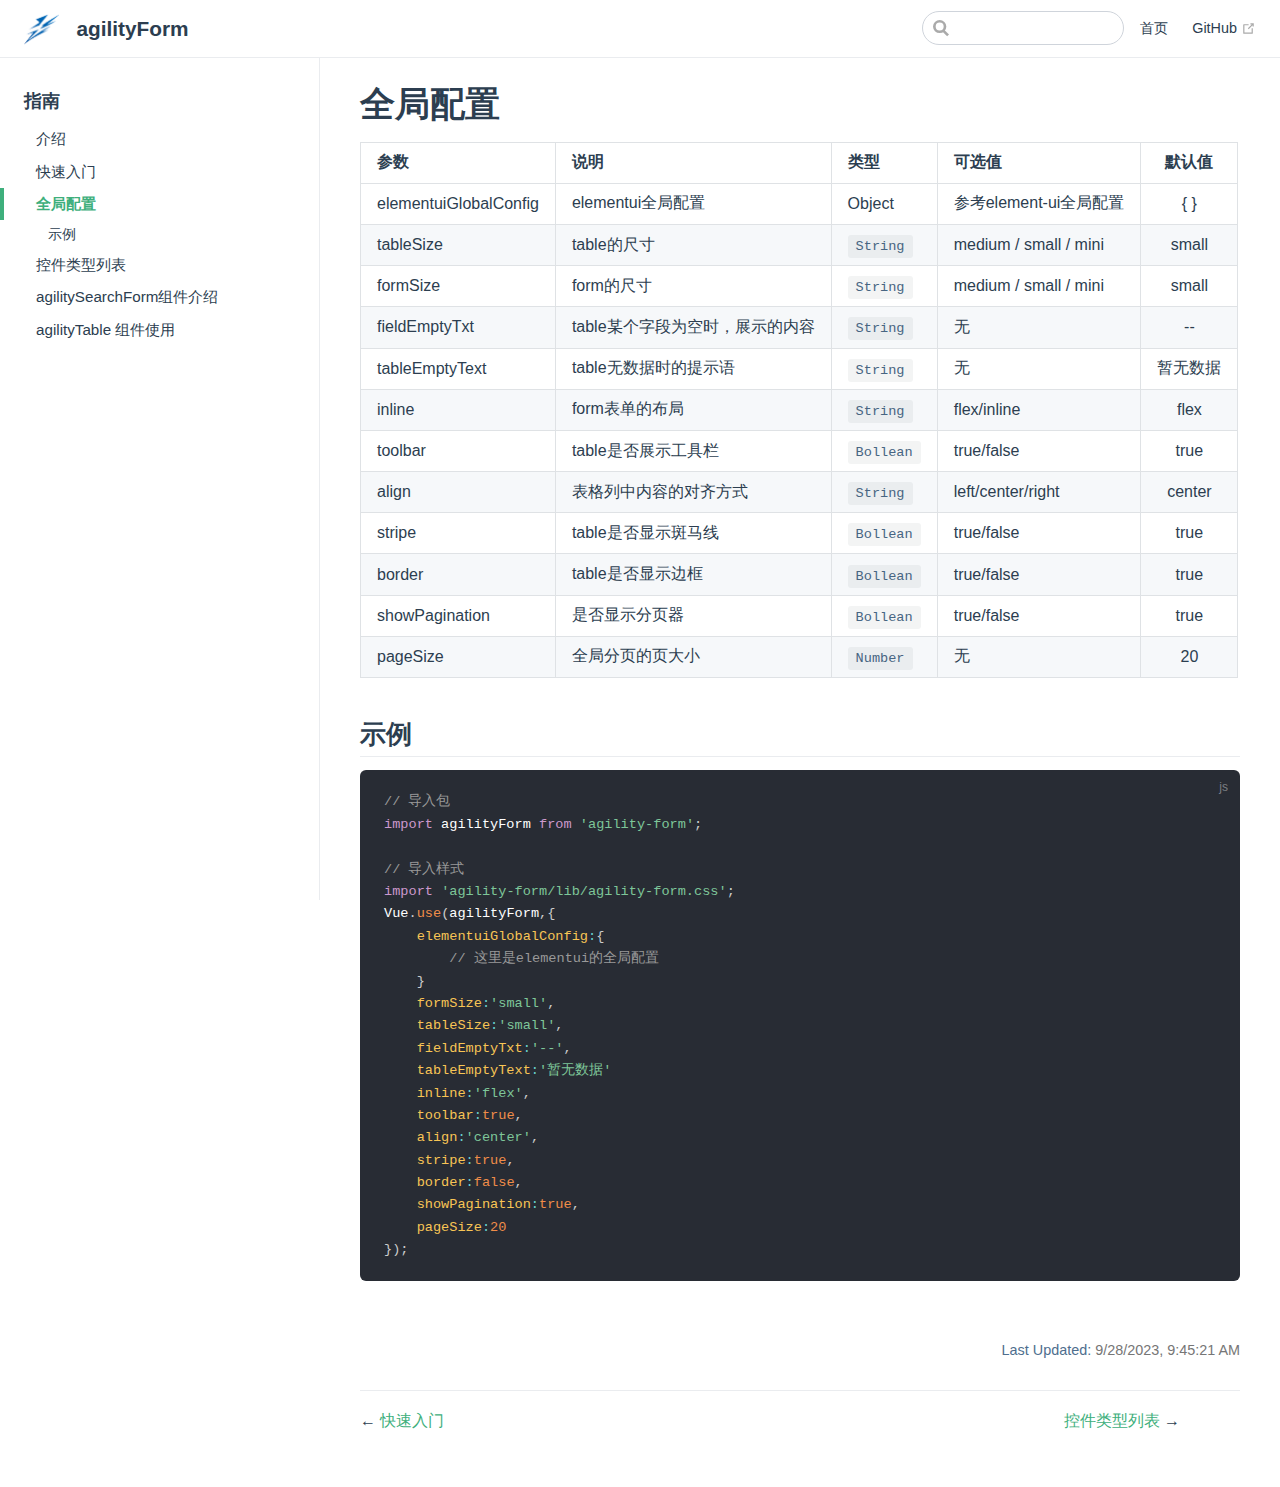
<file: agility-form-doc/globalConfig.html>
<!DOCTYPE html>
<html lang="en-US">
  <head>
    <meta charset="utf-8">
    <meta name="viewport" content="width=device-width,initial-scale=1">
    <title>全局配置 | agilityForm</title>
    <meta name="generator" content="VuePress 1.9.10">
    <link rel="icon" href="/agility-form-doc/images/icon.png">
    <script client="ca-pub-9650642607350023" crossorigin="anonymous" src="https://pagead2.googlesyndication.com/pagead/js/adsbygoogle.js"></script>
    <meta name="description" content="一款基于Vue2开发的表单和表格渲染组件">
    
    <link rel="preload" href="/agility-form-doc/assets/css/0.styles.ee469dc7.css" as="style"><link rel="preload" href="/agility-form-doc/assets/js/app.f0fd630f.js" as="script"><link rel="preload" href="/agility-form-doc/assets/js/2.e5649e6b.js" as="script"><link rel="preload" href="/agility-form-doc/assets/js/1.d1fa331f.js" as="script"><link rel="preload" href="/agility-form-doc/assets/js/27.b23db74d.js" as="script"><link rel="prefetch" href="/agility-form-doc/assets/js/10.719d792d.js"><link rel="prefetch" href="/agility-form-doc/assets/js/11.5a539ad2.js"><link rel="prefetch" href="/agility-form-doc/assets/js/12.c2bca019.js"><link rel="prefetch" href="/agility-form-doc/assets/js/13.23ef173f.js"><link rel="prefetch" href="/agility-form-doc/assets/js/14.2f502b4e.js"><link rel="prefetch" href="/agility-form-doc/assets/js/15.af6de288.js"><link rel="prefetch" href="/agility-form-doc/assets/js/16.c6b9b7aa.js"><link rel="prefetch" href="/agility-form-doc/assets/js/17.e7ca366d.js"><link rel="prefetch" href="/agility-form-doc/assets/js/18.7cbb53ce.js"><link rel="prefetch" href="/agility-form-doc/assets/js/19.48b64785.js"><link rel="prefetch" href="/agility-form-doc/assets/js/20.3bc87590.js"><link rel="prefetch" href="/agility-form-doc/assets/js/21.017655a2.js"><link rel="prefetch" href="/agility-form-doc/assets/js/22.1043e7a7.js"><link rel="prefetch" href="/agility-form-doc/assets/js/23.6a28ef42.js"><link rel="prefetch" href="/agility-form-doc/assets/js/24.1b1d64e9.js"><link rel="prefetch" href="/agility-form-doc/assets/js/25.b824b39a.js"><link rel="prefetch" href="/agility-form-doc/assets/js/26.5f64333d.js"><link rel="prefetch" href="/agility-form-doc/assets/js/28.da26f8de.js"><link rel="prefetch" href="/agility-form-doc/assets/js/29.1a2a5b9b.js"><link rel="prefetch" href="/agility-form-doc/assets/js/3.d1db178c.js"><link rel="prefetch" href="/agility-form-doc/assets/js/4.028fae83.js"><link rel="prefetch" href="/agility-form-doc/assets/js/5.92b20087.js"><link rel="prefetch" href="/agility-form-doc/assets/js/6.ab2ab127.js"><link rel="prefetch" href="/agility-form-doc/assets/js/7.faf6400c.js"><link rel="prefetch" href="/agility-form-doc/assets/js/vendors~docsearch.f6adaaa0.js">
    <link rel="stylesheet" href="/agility-form-doc/assets/css/0.styles.ee469dc7.css">
  </head>
  <body>
    <div id="app" data-server-rendered="true"><div class="theme-container"><header class="navbar"><div class="sidebar-button"><svg xmlns="http://www.w3.org/2000/svg" aria-hidden="true" role="img" viewBox="0 0 448 512" class="icon"><path fill="currentColor" d="M436 124H12c-6.627 0-12-5.373-12-12V80c0-6.627 5.373-12 12-12h424c6.627 0 12 5.373 12 12v32c0 6.627-5.373 12-12 12zm0 160H12c-6.627 0-12-5.373-12-12v-32c0-6.627 5.373-12 12-12h424c6.627 0 12 5.373 12 12v32c0 6.627-5.373 12-12 12zm0 160H12c-6.627 0-12-5.373-12-12v-32c0-6.627 5.373-12 12-12h424c6.627 0 12 5.373 12 12v32c0 6.627-5.373 12-12 12z"></path></svg></div> <a href="/agility-form-doc/" class="home-link router-link-active"><img src="/agility-form-doc/images/icon.png" alt="agilityForm" class="logo"> <span class="site-name can-hide">agilityForm</span></a> <div class="links"><div class="search-box"><input aria-label="Search" autocomplete="off" spellcheck="false" value=""> <!----></div> <nav class="nav-links can-hide"><div class="nav-item"><a href="/agility-form-doc/" class="nav-link">
  首页
</a></div><div class="nav-item"><a href="https://github.com/JsonLYH/agility-form.git" target="_blank" rel="noopener noreferrer" class="nav-link external">
  GitHub
  <span><svg xmlns="http://www.w3.org/2000/svg" aria-hidden="true" focusable="false" x="0px" y="0px" viewBox="0 0 100 100" width="15" height="15" class="icon outbound"><path fill="currentColor" d="M18.8,85.1h56l0,0c2.2,0,4-1.8,4-4v-32h-8v28h-48v-48h28v-8h-32l0,0c-2.2,0-4,1.8-4,4v56C14.8,83.3,16.6,85.1,18.8,85.1z"></path> <polygon fill="currentColor" points="45.7,48.7 51.3,54.3 77.2,28.5 77.2,37.2 85.2,37.2 85.2,14.9 62.8,14.9 62.8,22.9 71.5,22.9"></polygon></svg> <span class="sr-only">(opens new window)</span></span></a></div> <!----></nav></div></header> <div class="sidebar-mask"></div> <aside class="sidebar"><nav class="nav-links"><div class="nav-item"><a href="/agility-form-doc/" class="nav-link">
  首页
</a></div><div class="nav-item"><a href="https://github.com/JsonLYH/agility-form.git" target="_blank" rel="noopener noreferrer" class="nav-link external">
  GitHub
  <span><svg xmlns="http://www.w3.org/2000/svg" aria-hidden="true" focusable="false" x="0px" y="0px" viewBox="0 0 100 100" width="15" height="15" class="icon outbound"><path fill="currentColor" d="M18.8,85.1h56l0,0c2.2,0,4-1.8,4-4v-32h-8v28h-48v-48h28v-8h-32l0,0c-2.2,0-4,1.8-4,4v56C14.8,83.3,16.6,85.1,18.8,85.1z"></path> <polygon fill="currentColor" points="45.7,48.7 51.3,54.3 77.2,28.5 77.2,37.2 85.2,37.2 85.2,14.9 62.8,14.9 62.8,22.9 71.5,22.9"></polygon></svg> <span class="sr-only">(opens new window)</span></span></a></div> <!----></nav>  <ul class="sidebar-links"><li><section class="sidebar-group depth-0"><p class="sidebar-heading open"><span>指南</span> <!----></p> <ul class="sidebar-links sidebar-group-items"><li><a href="/agility-form-doc/" aria-current="page" class="sidebar-link">介绍</a></li><li><a href="/agility-form-doc/guide.html" class="sidebar-link">快速入门</a></li><li><a href="/agility-form-doc/globalConfig.html" aria-current="page" class="active sidebar-link">全局配置</a><ul class="sidebar-sub-headers"><li class="sidebar-sub-header"><a href="/agility-form-doc/globalConfig.html#示例" class="sidebar-link">示例</a></li></ul></li><li><a href="/agility-form-doc/FormType.html" class="sidebar-link">控件类型列表</a></li><li><a href="/agility-form-doc/agilitySearchForm.html" class="sidebar-link">agilitySearchForm组件介绍</a></li><li><a href="/agility-form-doc/agilityTable.html" class="sidebar-link">agilityTable 组件使用</a></li></ul></section></li></ul> </aside> <main class="page"> <div class="theme-default-content content__default"><h1 id="全局配置"><a href="#全局配置" class="header-anchor">#</a> 全局配置</h1> <table><thead><tr><th style="text-align:left;">参数</th> <th style="text-align:left;">说明</th> <th style="text-align:left;">类型</th> <th style="text-align:left;">可选值</th> <th style="text-align:center;">默认值</th></tr></thead> <tbody><tr><td style="text-align:left;">elementuiGlobalConfig</td> <td style="text-align:left;">elementui全局配置</td> <td style="text-align:left;">Object</td> <td style="text-align:left;">参考element-ui全局配置</td> <td style="text-align:center;">{ }</td></tr> <tr><td style="text-align:left;">tableSize</td> <td style="text-align:left;">table的尺寸</td> <td style="text-align:left;"><code>String</code></td> <td style="text-align:left;">medium / small / mini</td> <td style="text-align:center;">small</td></tr> <tr><td style="text-align:left;">formSize</td> <td style="text-align:left;">form的尺寸</td> <td style="text-align:left;"><code>String</code></td> <td style="text-align:left;">medium / small / mini</td> <td style="text-align:center;">small</td></tr> <tr><td style="text-align:left;">fieldEmptyTxt</td> <td style="text-align:left;">table某个字段为空时，展示的内容</td> <td style="text-align:left;"><code>String</code></td> <td style="text-align:left;">无</td> <td style="text-align:center;">--</td></tr> <tr><td style="text-align:left;">tableEmptyText</td> <td style="text-align:left;">table无数据时的提示语</td> <td style="text-align:left;"><code>String</code></td> <td style="text-align:left;">无</td> <td style="text-align:center;">暂无数据</td></tr> <tr><td style="text-align:left;">inline</td> <td style="text-align:left;">form表单的布局</td> <td style="text-align:left;"><code>String</code></td> <td style="text-align:left;">flex/inline</td> <td style="text-align:center;">flex</td></tr> <tr><td style="text-align:left;">toolbar</td> <td style="text-align:left;">table是否展示工具栏</td> <td style="text-align:left;"><code>Bollean</code></td> <td style="text-align:left;">true/false</td> <td style="text-align:center;">true</td></tr> <tr><td style="text-align:left;">align</td> <td style="text-align:left;">表格列中内容的对齐方式</td> <td style="text-align:left;"><code>String</code></td> <td style="text-align:left;">left/center/right</td> <td style="text-align:center;">center</td></tr> <tr><td style="text-align:left;">stripe</td> <td style="text-align:left;">table是否显示斑马线</td> <td style="text-align:left;"><code>Bollean</code></td> <td style="text-align:left;">true/false</td> <td style="text-align:center;">true</td></tr> <tr><td style="text-align:left;">border</td> <td style="text-align:left;">table是否显示边框</td> <td style="text-align:left;"><code>Bollean</code></td> <td style="text-align:left;">true/false</td> <td style="text-align:center;">true</td></tr> <tr><td style="text-align:left;">showPagination</td> <td style="text-align:left;">是否显示分页器</td> <td style="text-align:left;"><code>Bollean</code></td> <td style="text-align:left;">true/false</td> <td style="text-align:center;">true</td></tr> <tr><td style="text-align:left;">pageSize</td> <td style="text-align:left;">全局分页的页大小</td> <td style="text-align:left;"><code>Number</code></td> <td style="text-align:left;">无</td> <td style="text-align:center;">20</td></tr></tbody></table> <h2 id="示例"><a href="#示例" class="header-anchor">#</a> 示例</h2> <div class="language-js extra-class"><pre class="language-js"><code><span class="token comment">// 导入包</span>
<span class="token keyword">import</span> agilityForm <span class="token keyword">from</span> <span class="token string">'agility-form'</span><span class="token punctuation">;</span>

<span class="token comment">// 导入样式</span>
<span class="token keyword">import</span> <span class="token string">'agility-form/lib/agility-form.css'</span><span class="token punctuation">;</span>
Vue<span class="token punctuation">.</span><span class="token function">use</span><span class="token punctuation">(</span>agilityForm<span class="token punctuation">,</span><span class="token punctuation">{</span>
    <span class="token literal-property property">elementuiGlobalConfig</span><span class="token operator">:</span><span class="token punctuation">{</span>
        <span class="token comment">// 这里是elementui的全局配置</span>
    <span class="token punctuation">}</span>
    <span class="token literal-property property">formSize</span><span class="token operator">:</span><span class="token string">'small'</span><span class="token punctuation">,</span>
    <span class="token literal-property property">tableSize</span><span class="token operator">:</span><span class="token string">'small'</span><span class="token punctuation">,</span>
    <span class="token literal-property property">fieldEmptyTxt</span><span class="token operator">:</span><span class="token string">'--'</span><span class="token punctuation">,</span>
    <span class="token literal-property property">tableEmptyText</span><span class="token operator">:</span><span class="token string">'暂无数据'</span>
    <span class="token literal-property property">inline</span><span class="token operator">:</span><span class="token string">'flex'</span><span class="token punctuation">,</span>
    <span class="token literal-property property">toolbar</span><span class="token operator">:</span><span class="token boolean">true</span><span class="token punctuation">,</span>
    <span class="token literal-property property">align</span><span class="token operator">:</span><span class="token string">'center'</span><span class="token punctuation">,</span>
    <span class="token literal-property property">stripe</span><span class="token operator">:</span><span class="token boolean">true</span><span class="token punctuation">,</span>
    <span class="token literal-property property">border</span><span class="token operator">:</span><span class="token boolean">false</span><span class="token punctuation">,</span>
    <span class="token literal-property property">showPagination</span><span class="token operator">:</span><span class="token boolean">true</span><span class="token punctuation">,</span>
    <span class="token literal-property property">pageSize</span><span class="token operator">:</span><span class="token number">20</span>
<span class="token punctuation">}</span><span class="token punctuation">)</span><span class="token punctuation">;</span>
</code></pre></div></div> <footer class="page-edit"><!----> <div class="last-updated"><span class="prefix">Last Updated:</span> <span class="time">9/28/2023, 9:45:21 AM</span></div></footer> <div class="page-nav"><p class="inner"><span class="prev">
      ←
      <a href="/agility-form-doc/guide.html" class="prev">
        快速入门
      </a></span> <span class="next"><a href="/agility-form-doc/FormType.html">
        控件类型列表
      </a>
      →
    </span></p></div> </main></div><div class="global-ui"><!----></div></div>
    <script src="/agility-form-doc/assets/js/app.f0fd630f.js" defer></script><script src="/agility-form-doc/assets/js/2.e5649e6b.js" defer></script><script src="/agility-form-doc/assets/js/1.d1fa331f.js" defer></script><script src="/agility-form-doc/assets/js/27.b23db74d.js" defer></script>
  </body>
</html>
</file>
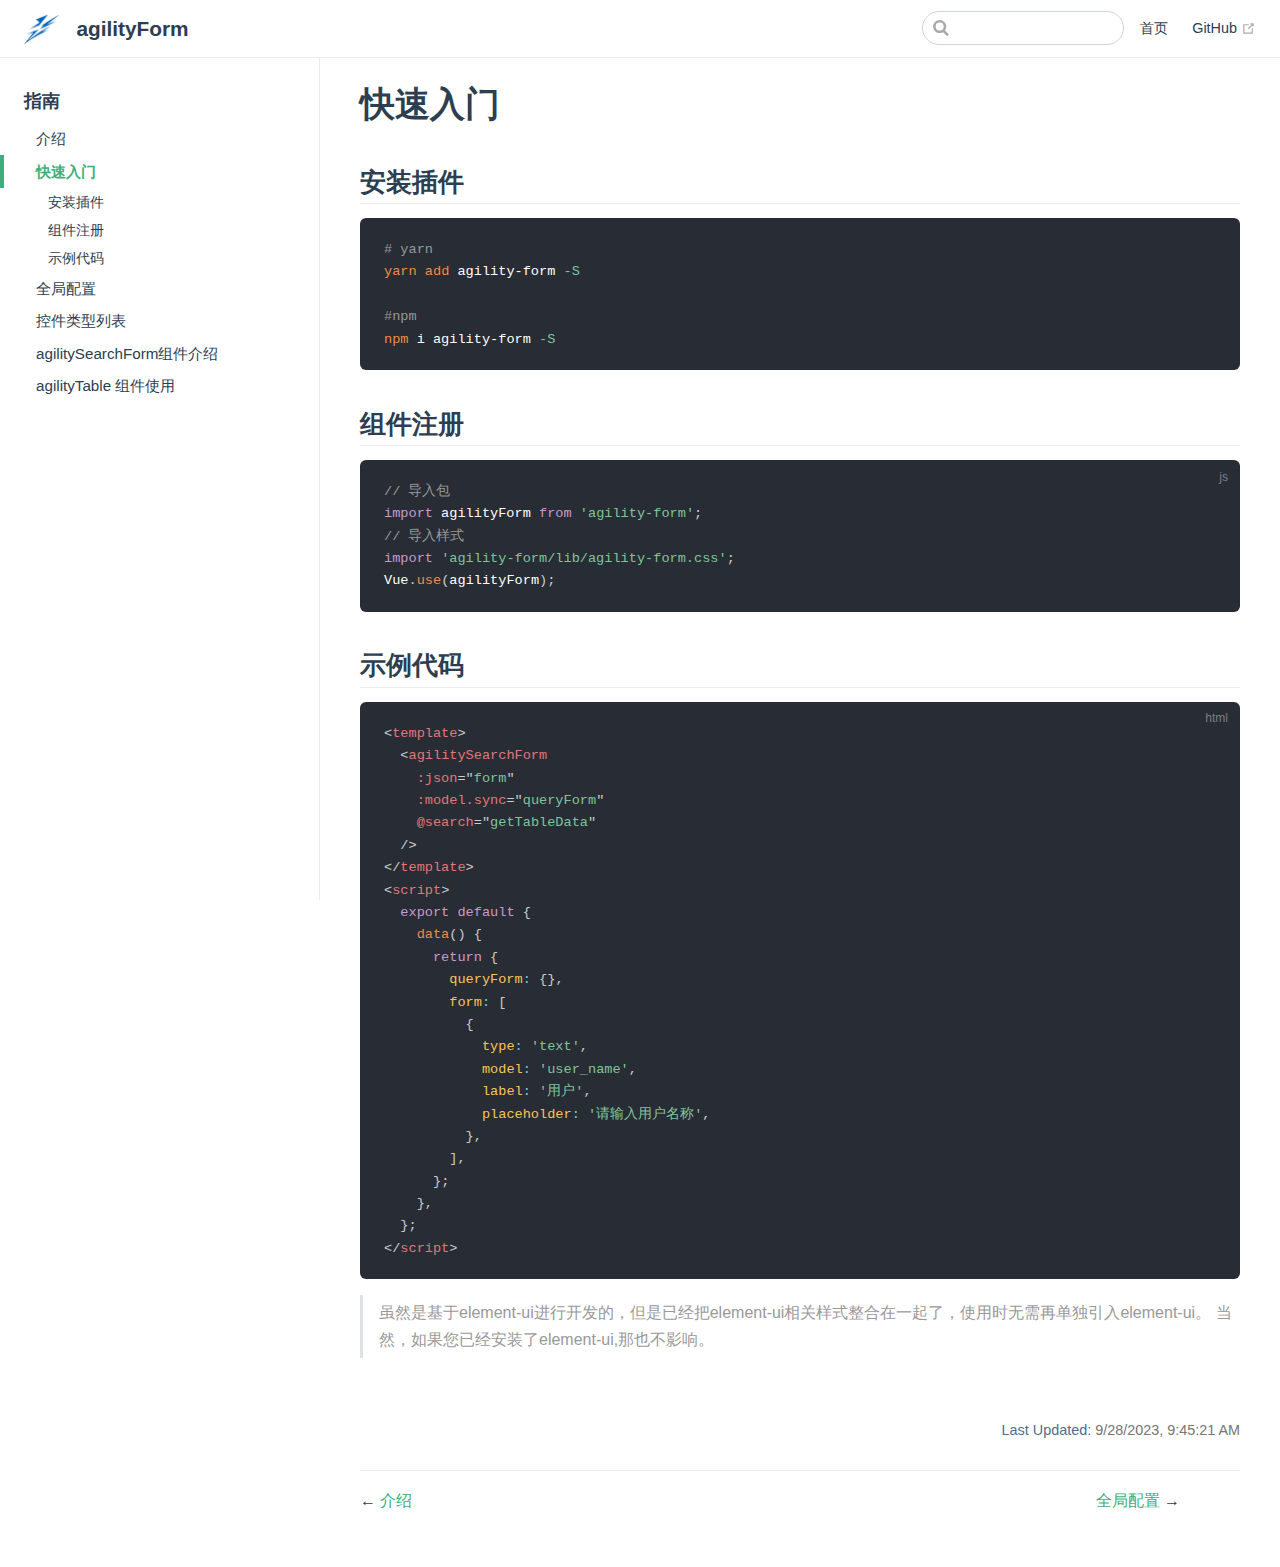
<file: agility-form-doc/guide.html>
<!DOCTYPE html>
<html lang="en-US">
  <head>
    <meta charset="utf-8">
    <meta name="viewport" content="width=device-width,initial-scale=1">
    <title>快速入门 | agilityForm</title>
    <meta name="generator" content="VuePress 1.9.10">
    <link rel="icon" href="/agility-form-doc/images/icon.png">
    <script client="ca-pub-9650642607350023" crossorigin="anonymous" src="https://pagead2.googlesyndication.com/pagead/js/adsbygoogle.js"></script>
    <meta name="description" content="一款基于Vue2开发的表单和表格渲染组件">
    
    <link rel="preload" href="/agility-form-doc/assets/css/0.styles.ee469dc7.css" as="style"><link rel="preload" href="/agility-form-doc/assets/js/app.f0fd630f.js" as="script"><link rel="preload" href="/agility-form-doc/assets/js/2.e5649e6b.js" as="script"><link rel="preload" href="/agility-form-doc/assets/js/1.d1fa331f.js" as="script"><link rel="preload" href="/agility-form-doc/assets/js/28.da26f8de.js" as="script"><link rel="prefetch" href="/agility-form-doc/assets/js/10.719d792d.js"><link rel="prefetch" href="/agility-form-doc/assets/js/11.5a539ad2.js"><link rel="prefetch" href="/agility-form-doc/assets/js/12.c2bca019.js"><link rel="prefetch" href="/agility-form-doc/assets/js/13.23ef173f.js"><link rel="prefetch" href="/agility-form-doc/assets/js/14.2f502b4e.js"><link rel="prefetch" href="/agility-form-doc/assets/js/15.af6de288.js"><link rel="prefetch" href="/agility-form-doc/assets/js/16.c6b9b7aa.js"><link rel="prefetch" href="/agility-form-doc/assets/js/17.e7ca366d.js"><link rel="prefetch" href="/agility-form-doc/assets/js/18.7cbb53ce.js"><link rel="prefetch" href="/agility-form-doc/assets/js/19.48b64785.js"><link rel="prefetch" href="/agility-form-doc/assets/js/20.3bc87590.js"><link rel="prefetch" href="/agility-form-doc/assets/js/21.017655a2.js"><link rel="prefetch" href="/agility-form-doc/assets/js/22.1043e7a7.js"><link rel="prefetch" href="/agility-form-doc/assets/js/23.6a28ef42.js"><link rel="prefetch" href="/agility-form-doc/assets/js/24.1b1d64e9.js"><link rel="prefetch" href="/agility-form-doc/assets/js/25.b824b39a.js"><link rel="prefetch" href="/agility-form-doc/assets/js/26.5f64333d.js"><link rel="prefetch" href="/agility-form-doc/assets/js/27.b23db74d.js"><link rel="prefetch" href="/agility-form-doc/assets/js/29.1a2a5b9b.js"><link rel="prefetch" href="/agility-form-doc/assets/js/3.d1db178c.js"><link rel="prefetch" href="/agility-form-doc/assets/js/4.028fae83.js"><link rel="prefetch" href="/agility-form-doc/assets/js/5.92b20087.js"><link rel="prefetch" href="/agility-form-doc/assets/js/6.ab2ab127.js"><link rel="prefetch" href="/agility-form-doc/assets/js/7.faf6400c.js"><link rel="prefetch" href="/agility-form-doc/assets/js/vendors~docsearch.f6adaaa0.js">
    <link rel="stylesheet" href="/agility-form-doc/assets/css/0.styles.ee469dc7.css">
  </head>
  <body>
    <div id="app" data-server-rendered="true"><div class="theme-container"><header class="navbar"><div class="sidebar-button"><svg xmlns="http://www.w3.org/2000/svg" aria-hidden="true" role="img" viewBox="0 0 448 512" class="icon"><path fill="currentColor" d="M436 124H12c-6.627 0-12-5.373-12-12V80c0-6.627 5.373-12 12-12h424c6.627 0 12 5.373 12 12v32c0 6.627-5.373 12-12 12zm0 160H12c-6.627 0-12-5.373-12-12v-32c0-6.627 5.373-12 12-12h424c6.627 0 12 5.373 12 12v32c0 6.627-5.373 12-12 12zm0 160H12c-6.627 0-12-5.373-12-12v-32c0-6.627 5.373-12 12-12h424c6.627 0 12 5.373 12 12v32c0 6.627-5.373 12-12 12z"></path></svg></div> <a href="/agility-form-doc/" class="home-link router-link-active"><img src="/agility-form-doc/images/icon.png" alt="agilityForm" class="logo"> <span class="site-name can-hide">agilityForm</span></a> <div class="links"><div class="search-box"><input aria-label="Search" autocomplete="off" spellcheck="false" value=""> <!----></div> <nav class="nav-links can-hide"><div class="nav-item"><a href="/agility-form-doc/" class="nav-link">
  首页
</a></div><div class="nav-item"><a href="https://github.com/JsonLYH/agility-form.git" target="_blank" rel="noopener noreferrer" class="nav-link external">
  GitHub
  <span><svg xmlns="http://www.w3.org/2000/svg" aria-hidden="true" focusable="false" x="0px" y="0px" viewBox="0 0 100 100" width="15" height="15" class="icon outbound"><path fill="currentColor" d="M18.8,85.1h56l0,0c2.2,0,4-1.8,4-4v-32h-8v28h-48v-48h28v-8h-32l0,0c-2.2,0-4,1.8-4,4v56C14.8,83.3,16.6,85.1,18.8,85.1z"></path> <polygon fill="currentColor" points="45.7,48.7 51.3,54.3 77.2,28.5 77.2,37.2 85.2,37.2 85.2,14.9 62.8,14.9 62.8,22.9 71.5,22.9"></polygon></svg> <span class="sr-only">(opens new window)</span></span></a></div> <!----></nav></div></header> <div class="sidebar-mask"></div> <aside class="sidebar"><nav class="nav-links"><div class="nav-item"><a href="/agility-form-doc/" class="nav-link">
  首页
</a></div><div class="nav-item"><a href="https://github.com/JsonLYH/agility-form.git" target="_blank" rel="noopener noreferrer" class="nav-link external">
  GitHub
  <span><svg xmlns="http://www.w3.org/2000/svg" aria-hidden="true" focusable="false" x="0px" y="0px" viewBox="0 0 100 100" width="15" height="15" class="icon outbound"><path fill="currentColor" d="M18.8,85.1h56l0,0c2.2,0,4-1.8,4-4v-32h-8v28h-48v-48h28v-8h-32l0,0c-2.2,0-4,1.8-4,4v56C14.8,83.3,16.6,85.1,18.8,85.1z"></path> <polygon fill="currentColor" points="45.7,48.7 51.3,54.3 77.2,28.5 77.2,37.2 85.2,37.2 85.2,14.9 62.8,14.9 62.8,22.9 71.5,22.9"></polygon></svg> <span class="sr-only">(opens new window)</span></span></a></div> <!----></nav>  <ul class="sidebar-links"><li><section class="sidebar-group depth-0"><p class="sidebar-heading open"><span>指南</span> <!----></p> <ul class="sidebar-links sidebar-group-items"><li><a href="/agility-form-doc/" aria-current="page" class="sidebar-link">介绍</a></li><li><a href="/agility-form-doc/guide.html" aria-current="page" class="active sidebar-link">快速入门</a><ul class="sidebar-sub-headers"><li class="sidebar-sub-header"><a href="/agility-form-doc/guide.html#安装插件" class="sidebar-link">安装插件</a></li><li class="sidebar-sub-header"><a href="/agility-form-doc/guide.html#组件注册" class="sidebar-link">组件注册</a></li><li class="sidebar-sub-header"><a href="/agility-form-doc/guide.html#示例代码" class="sidebar-link">示例代码</a></li></ul></li><li><a href="/agility-form-doc/globalConfig.html" class="sidebar-link">全局配置</a></li><li><a href="/agility-form-doc/FormType.html" class="sidebar-link">控件类型列表</a></li><li><a href="/agility-form-doc/agilitySearchForm.html" class="sidebar-link">agilitySearchForm组件介绍</a></li><li><a href="/agility-form-doc/agilityTable.html" class="sidebar-link">agilityTable 组件使用</a></li></ul></section></li></ul> </aside> <main class="page"> <div class="theme-default-content content__default"><h1 id="快速入门"><a href="#快速入门" class="header-anchor">#</a> 快速入门</h1> <h2 id="安装插件"><a href="#安装插件" class="header-anchor">#</a> 安装插件</h2> <div class="language-shell extra-class"><pre class="language-shell"><code><span class="token comment"># yarn</span>
<span class="token function">yarn</span> <span class="token function">add</span> agility-form <span class="token parameter variable">-S</span>

<span class="token comment">#npm</span>
<span class="token function">npm</span> i agility-form <span class="token parameter variable">-S</span>
</code></pre></div><h2 id="组件注册"><a href="#组件注册" class="header-anchor">#</a> 组件注册</h2> <div class="language-js extra-class"><pre class="language-js"><code><span class="token comment">// 导入包</span>
<span class="token keyword">import</span> agilityForm <span class="token keyword">from</span> <span class="token string">'agility-form'</span><span class="token punctuation">;</span>
<span class="token comment">// 导入样式</span>
<span class="token keyword">import</span> <span class="token string">'agility-form/lib/agility-form.css'</span><span class="token punctuation">;</span>
Vue<span class="token punctuation">.</span><span class="token function">use</span><span class="token punctuation">(</span>agilityForm<span class="token punctuation">)</span><span class="token punctuation">;</span>
</code></pre></div><h2 id="示例代码"><a href="#示例代码" class="header-anchor">#</a> 示例代码</h2> <div class="language-html extra-class"><pre class="language-html"><code><span class="token tag"><span class="token tag"><span class="token punctuation">&lt;</span>template</span><span class="token punctuation">&gt;</span></span>
  <span class="token tag"><span class="token tag"><span class="token punctuation">&lt;</span>agilitySearchForm</span>
    <span class="token attr-name">:json</span><span class="token attr-value"><span class="token punctuation attr-equals">=</span><span class="token punctuation">&quot;</span>form<span class="token punctuation">&quot;</span></span>
    <span class="token attr-name">:model.sync</span><span class="token attr-value"><span class="token punctuation attr-equals">=</span><span class="token punctuation">&quot;</span>queryForm<span class="token punctuation">&quot;</span></span>
    <span class="token attr-name">@search</span><span class="token attr-value"><span class="token punctuation attr-equals">=</span><span class="token punctuation">&quot;</span>getTableData<span class="token punctuation">&quot;</span></span>
  <span class="token punctuation">/&gt;</span></span>
<span class="token tag"><span class="token tag"><span class="token punctuation">&lt;/</span>template</span><span class="token punctuation">&gt;</span></span>
<span class="token tag"><span class="token tag"><span class="token punctuation">&lt;</span>script</span><span class="token punctuation">&gt;</span></span><span class="token script"><span class="token language-javascript">
  <span class="token keyword">export</span> <span class="token keyword">default</span> <span class="token punctuation">{</span>
    <span class="token function">data</span><span class="token punctuation">(</span><span class="token punctuation">)</span> <span class="token punctuation">{</span>
      <span class="token keyword">return</span> <span class="token punctuation">{</span>
        <span class="token literal-property property">queryForm</span><span class="token operator">:</span> <span class="token punctuation">{</span><span class="token punctuation">}</span><span class="token punctuation">,</span>
        <span class="token literal-property property">form</span><span class="token operator">:</span> <span class="token punctuation">[</span>
          <span class="token punctuation">{</span>
            <span class="token literal-property property">type</span><span class="token operator">:</span> <span class="token string">'text'</span><span class="token punctuation">,</span>
            <span class="token literal-property property">model</span><span class="token operator">:</span> <span class="token string">'user_name'</span><span class="token punctuation">,</span>
            <span class="token literal-property property">label</span><span class="token operator">:</span> <span class="token string">'用户'</span><span class="token punctuation">,</span>
            <span class="token literal-property property">placeholder</span><span class="token operator">:</span> <span class="token string">'请输入用户名称'</span><span class="token punctuation">,</span>
          <span class="token punctuation">}</span><span class="token punctuation">,</span>
        <span class="token punctuation">]</span><span class="token punctuation">,</span>
      <span class="token punctuation">}</span><span class="token punctuation">;</span>
    <span class="token punctuation">}</span><span class="token punctuation">,</span>
  <span class="token punctuation">}</span><span class="token punctuation">;</span>
</span></span><span class="token tag"><span class="token tag"><span class="token punctuation">&lt;/</span>script</span><span class="token punctuation">&gt;</span></span>
</code></pre></div><blockquote><p>虽然是基于element-ui进行开发的，但是已经把element-ui相关样式整合在一起了，使用时无需再单独引入element-ui。
当然，如果您已经安装了element-ui,那也不影响。</p></blockquote></div> <footer class="page-edit"><!----> <div class="last-updated"><span class="prefix">Last Updated:</span> <span class="time">9/28/2023, 9:45:21 AM</span></div></footer> <div class="page-nav"><p class="inner"><span class="prev">
      ←
      <a href="/agility-form-doc/" class="prev router-link-active">
        介绍
      </a></span> <span class="next"><a href="/agility-form-doc/globalConfig.html">
        全局配置
      </a>
      →
    </span></p></div> </main></div><div class="global-ui"><!----></div></div>
    <script src="/agility-form-doc/assets/js/app.f0fd630f.js" defer></script><script src="/agility-form-doc/assets/js/2.e5649e6b.js" defer></script><script src="/agility-form-doc/assets/js/1.d1fa331f.js" defer></script><script src="/agility-form-doc/assets/js/28.da26f8de.js" defer></script>
  </body>
</html>
</file>
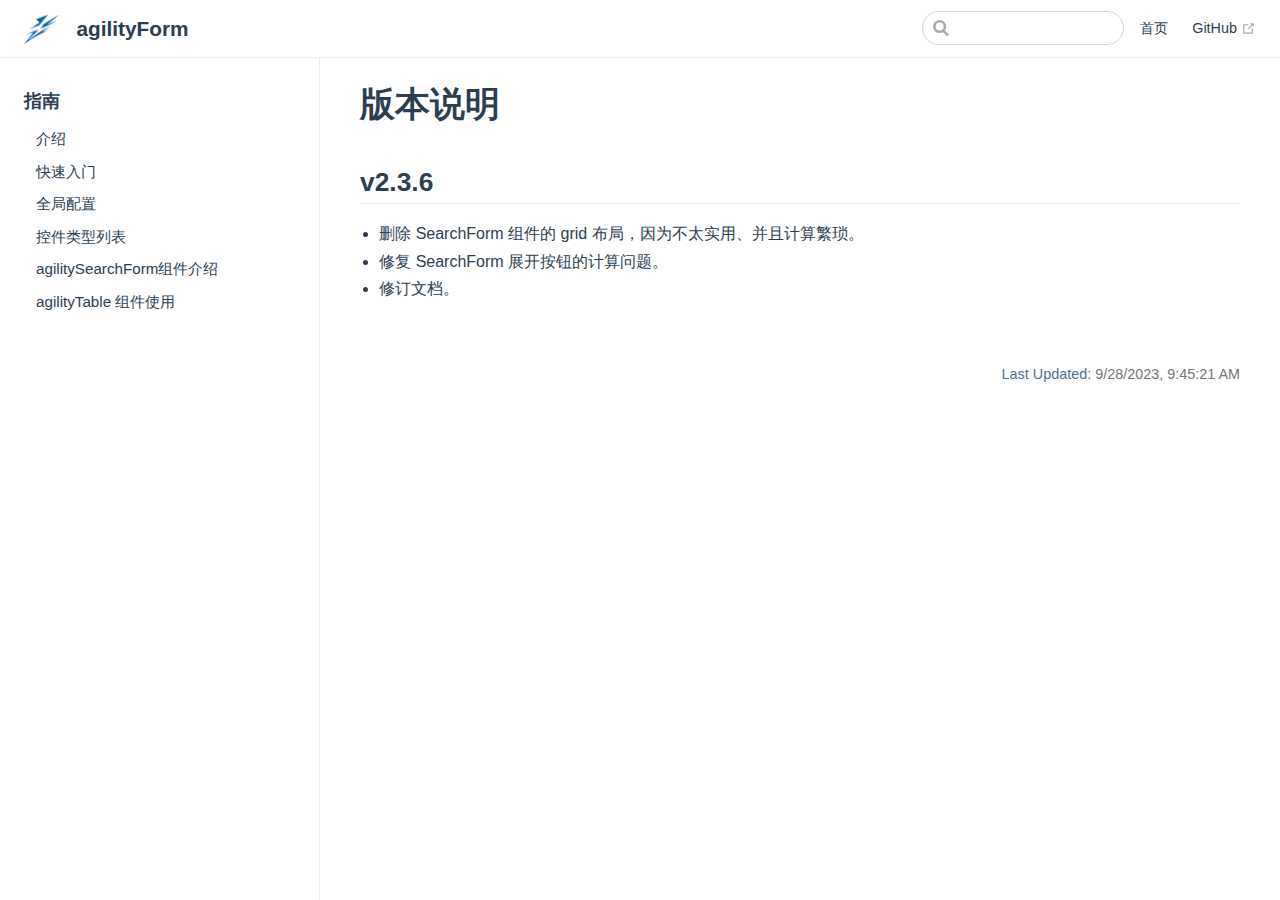
<file: agility-form-doc/Release.html>
<!DOCTYPE html>
<html lang="en-US">
  <head>
    <meta charset="utf-8">
    <meta name="viewport" content="width=device-width,initial-scale=1">
    <title>版本说明 | agilityForm</title>
    <meta name="generator" content="VuePress 1.9.10">
    <link rel="icon" href="/agility-form-doc/images/icon.png">
    <script client="ca-pub-9650642607350023" crossorigin="anonymous" src="https://pagead2.googlesyndication.com/pagead/js/adsbygoogle.js"></script>
    <meta name="description" content="一款基于Vue2开发的表单和表格渲染组件">
    
    <link rel="preload" href="/agility-form-doc/assets/css/0.styles.ee469dc7.css" as="style"><link rel="preload" href="/agility-form-doc/assets/js/app.f0fd630f.js" as="script"><link rel="preload" href="/agility-form-doc/assets/js/2.e5649e6b.js" as="script"><link rel="preload" href="/agility-form-doc/assets/js/1.d1fa331f.js" as="script"><link rel="preload" href="/agility-form-doc/assets/js/24.1b1d64e9.js" as="script"><link rel="prefetch" href="/agility-form-doc/assets/js/10.719d792d.js"><link rel="prefetch" href="/agility-form-doc/assets/js/11.5a539ad2.js"><link rel="prefetch" href="/agility-form-doc/assets/js/12.c2bca019.js"><link rel="prefetch" href="/agility-form-doc/assets/js/13.23ef173f.js"><link rel="prefetch" href="/agility-form-doc/assets/js/14.2f502b4e.js"><link rel="prefetch" href="/agility-form-doc/assets/js/15.af6de288.js"><link rel="prefetch" href="/agility-form-doc/assets/js/16.c6b9b7aa.js"><link rel="prefetch" href="/agility-form-doc/assets/js/17.e7ca366d.js"><link rel="prefetch" href="/agility-form-doc/assets/js/18.7cbb53ce.js"><link rel="prefetch" href="/agility-form-doc/assets/js/19.48b64785.js"><link rel="prefetch" href="/agility-form-doc/assets/js/20.3bc87590.js"><link rel="prefetch" href="/agility-form-doc/assets/js/21.017655a2.js"><link rel="prefetch" href="/agility-form-doc/assets/js/22.1043e7a7.js"><link rel="prefetch" href="/agility-form-doc/assets/js/23.6a28ef42.js"><link rel="prefetch" href="/agility-form-doc/assets/js/25.b824b39a.js"><link rel="prefetch" href="/agility-form-doc/assets/js/26.5f64333d.js"><link rel="prefetch" href="/agility-form-doc/assets/js/27.b23db74d.js"><link rel="prefetch" href="/agility-form-doc/assets/js/28.da26f8de.js"><link rel="prefetch" href="/agility-form-doc/assets/js/29.1a2a5b9b.js"><link rel="prefetch" href="/agility-form-doc/assets/js/3.d1db178c.js"><link rel="prefetch" href="/agility-form-doc/assets/js/4.028fae83.js"><link rel="prefetch" href="/agility-form-doc/assets/js/5.92b20087.js"><link rel="prefetch" href="/agility-form-doc/assets/js/6.ab2ab127.js"><link rel="prefetch" href="/agility-form-doc/assets/js/7.faf6400c.js"><link rel="prefetch" href="/agility-form-doc/assets/js/vendors~docsearch.f6adaaa0.js">
    <link rel="stylesheet" href="/agility-form-doc/assets/css/0.styles.ee469dc7.css">
  </head>
  <body>
    <div id="app" data-server-rendered="true"><div class="theme-container"><header class="navbar"><div class="sidebar-button"><svg xmlns="http://www.w3.org/2000/svg" aria-hidden="true" role="img" viewBox="0 0 448 512" class="icon"><path fill="currentColor" d="M436 124H12c-6.627 0-12-5.373-12-12V80c0-6.627 5.373-12 12-12h424c6.627 0 12 5.373 12 12v32c0 6.627-5.373 12-12 12zm0 160H12c-6.627 0-12-5.373-12-12v-32c0-6.627 5.373-12 12-12h424c6.627 0 12 5.373 12 12v32c0 6.627-5.373 12-12 12zm0 160H12c-6.627 0-12-5.373-12-12v-32c0-6.627 5.373-12 12-12h424c6.627 0 12 5.373 12 12v32c0 6.627-5.373 12-12 12z"></path></svg></div> <a href="/agility-form-doc/" class="home-link router-link-active"><img src="/agility-form-doc/images/icon.png" alt="agilityForm" class="logo"> <span class="site-name can-hide">agilityForm</span></a> <div class="links"><div class="search-box"><input aria-label="Search" autocomplete="off" spellcheck="false" value=""> <!----></div> <nav class="nav-links can-hide"><div class="nav-item"><a href="/agility-form-doc/" class="nav-link">
  首页
</a></div><div class="nav-item"><a href="https://github.com/JsonLYH/agility-form.git" target="_blank" rel="noopener noreferrer" class="nav-link external">
  GitHub
  <span><svg xmlns="http://www.w3.org/2000/svg" aria-hidden="true" focusable="false" x="0px" y="0px" viewBox="0 0 100 100" width="15" height="15" class="icon outbound"><path fill="currentColor" d="M18.8,85.1h56l0,0c2.2,0,4-1.8,4-4v-32h-8v28h-48v-48h28v-8h-32l0,0c-2.2,0-4,1.8-4,4v56C14.8,83.3,16.6,85.1,18.8,85.1z"></path> <polygon fill="currentColor" points="45.7,48.7 51.3,54.3 77.2,28.5 77.2,37.2 85.2,37.2 85.2,14.9 62.8,14.9 62.8,22.9 71.5,22.9"></polygon></svg> <span class="sr-only">(opens new window)</span></span></a></div> <!----></nav></div></header> <div class="sidebar-mask"></div> <aside class="sidebar"><nav class="nav-links"><div class="nav-item"><a href="/agility-form-doc/" class="nav-link">
  首页
</a></div><div class="nav-item"><a href="https://github.com/JsonLYH/agility-form.git" target="_blank" rel="noopener noreferrer" class="nav-link external">
  GitHub
  <span><svg xmlns="http://www.w3.org/2000/svg" aria-hidden="true" focusable="false" x="0px" y="0px" viewBox="0 0 100 100" width="15" height="15" class="icon outbound"><path fill="currentColor" d="M18.8,85.1h56l0,0c2.2,0,4-1.8,4-4v-32h-8v28h-48v-48h28v-8h-32l0,0c-2.2,0-4,1.8-4,4v56C14.8,83.3,16.6,85.1,18.8,85.1z"></path> <polygon fill="currentColor" points="45.7,48.7 51.3,54.3 77.2,28.5 77.2,37.2 85.2,37.2 85.2,14.9 62.8,14.9 62.8,22.9 71.5,22.9"></polygon></svg> <span class="sr-only">(opens new window)</span></span></a></div> <!----></nav>  <ul class="sidebar-links"><li><section class="sidebar-group depth-0"><p class="sidebar-heading open"><span>指南</span> <!----></p> <ul class="sidebar-links sidebar-group-items"><li><a href="/agility-form-doc/" aria-current="page" class="sidebar-link">介绍</a></li><li><a href="/agility-form-doc/guide.html" class="sidebar-link">快速入门</a></li><li><a href="/agility-form-doc/globalConfig.html" class="sidebar-link">全局配置</a></li><li><a href="/agility-form-doc/FormType.html" class="sidebar-link">控件类型列表</a></li><li><a href="/agility-form-doc/agilitySearchForm.html" class="sidebar-link">agilitySearchForm组件介绍</a></li><li><a href="/agility-form-doc/agilityTable.html" class="sidebar-link">agilityTable 组件使用</a></li></ul></section></li></ul> </aside> <main class="page"> <div class="theme-default-content content__default"><h1 id="版本说明"><a href="#版本说明" class="header-anchor">#</a> 版本说明</h1> <h2 id="v2-3-6"><a href="#v2-3-6" class="header-anchor">#</a> v2.3.6</h2> <ul><li>删除 SearchForm 组件的 grid 布局，因为不太实用、并且计算繁琐。</li> <li>修复 SearchForm 展开按钮的计算问题。</li> <li>修订文档。</li></ul></div> <footer class="page-edit"><!----> <div class="last-updated"><span class="prefix">Last Updated:</span> <span class="time">9/28/2023, 9:45:21 AM</span></div></footer> <!----> </main></div><div class="global-ui"><!----></div></div>
    <script src="/agility-form-doc/assets/js/app.f0fd630f.js" defer></script><script src="/agility-form-doc/assets/js/2.e5649e6b.js" defer></script><script src="/agility-form-doc/assets/js/1.d1fa331f.js" defer></script><script src="/agility-form-doc/assets/js/24.1b1d64e9.js" defer></script>
  </body>
</html>
</file>
<file: agility-form-doc/assets/css/0.styles.ee469dc7.css>
html{scroll-behavior:smooth}.agility-upload-container[data-v-25e82d60] .el-upload-wrap{border:1px dashed #d9d9d9;border-radius:6px;cursor:pointer;position:relative;overflow:hidden;width:178px;height:178px}.agility-upload-container[data-v-25e82d60] .el-upload-wrap img{width:100%;height:100%}.agility-upload-container[data-v-25e82d60] .el-upload-wrap .avatar-uploader-icon{font-size:28px;color:#8c939d;line-height:178px;text-align:center}.agility-search-form-container[data-v-912c3b02]{background-color:#fff;padding:20px 20px 0;border-radius:4px;border:1px solid #ebeef5}.agility-search-form-container.agility-search-flex[data-v-912c3b02]{display:flex;justify-content:space-between}.agility-search-form-container.agility-search-flex .agility-form-item[data-v-912c3b02]{position:relative;flex:1}.agility-search-form-container.agility-search-flex .agility-form-item[data-v-912c3b02] .el-select__tags{max-height:var(--select-options-height);overflow-y:auto}.agility-search-form-container.agility-search-flex .agility-action[data-v-912c3b02]{min-width:200px;text-align:right}.agility-search-form-container .text-right[data-v-912c3b02]{text-align:right}.agility-search-form-container.dialog[data-v-912c3b02]{background-color:#f7f8fa;border:none}.agility-search-form-container .hidden[data-v-912c3b02]{display:none}.agility-search-form-container[data-v-912c3b02] .el-row--flex{flex-wrap:wrap}.agility-search-form-container[data-v-912c3b02] .el-row--flex .el-form-item{display:flex}.agility-search-form-container[data-v-912c3b02] .el-row--flex .el-form-item .el-form-item__content{flex:1}.agility-search-form-container[data-v-912c3b02] .el-row--flex .el-form-item .el-form-item__content .el-date-editor{width:100%}.tool-bar[data-v-2096c038]{margin-left:15px;z-index:5}.tool-bar svg[data-v-2096c038]{cursor:pointer;width:18px;height:18px;vertical-align:middle}.agility-table-container{border-radius:2px;background:#fff;padding-bottom:20px}.agility-table-container .action-header{background:#fff;display:flex;justify-content:space-between;align-items:center;padding:16px 0}.agility-table-container .action-header .action-wrap{display:flex;align-items:center}.agility-table-container .base-table .el-table th{background:#f9f9f9}.agility-table-container .base-table .el-button--text.success{color:#67c23a}.agility-table-container .base-table .el-button--text.warning{color:#e6a23c}.agility-table-container .base-table .el-button--text.danger{color:#f56c6c}.agility-table-container .base-table .el-button--text.info{color:#909399}.agility-table-container .base-table .btn-link{color:#409eff;cursor:pointer}.agility-table-container .base-table .el-pagination{text-align:right;padding-top:20px;padding-right:20px;background-color:#fff}.agility-table-container .base-table .block-control{position:absolute;left:0;bottom:0;width:100%;cursor:pointer}.agility-table-container .base-table .block-control .text{position:absolute;transform:translateX(30px);font-size:12px;line-height:20px;transition:.3s;display:inline-block;opacity:0}.agility-table-container .base-table .block-control i{color:#d3dce6;font-size:14px;line-height:20px;transition:.3s}.agility-table-container .base-table .block-control:hover{color:#409eff}.agility-table-container .base-table .block-control:hover i{color:inherit;transform:translateX(-30px)}.agility-table-container .base-table .block-control:hover .text{opacity:1;transform:translateX(-20px)}.agility-table-container .base-table .el-tooltip{width:auto!important}.el-tooltip__popper{max-width:50%}@font-face{font-family:element-icons;src:url(/agility-form-doc/assets/fonts/element-icons.535877f5.woff) format("woff"),url(/agility-form-doc/assets/fonts/element-icons.732389de.ttf) format("truetype");font-weight:400;font-display:"auto";font-style:normal}[class*=" el-icon-"],[class^=el-icon-]{font-family:element-icons!important;speak:none;font-style:normal;font-weight:400;font-variant:normal;text-transform:none;line-height:1;vertical-align:baseline;display:inline-block;-webkit-font-smoothing:antialiased;-moz-osx-font-smoothing:grayscale}.el-icon-ice-cream-round:before{content:"\e6a0"}.el-icon-ice-cream-square:before{content:"\e6a3"}.el-icon-lollipop:before{content:"\e6a4"}.el-icon-potato-strips:before{content:"\e6a5"}.el-icon-milk-tea:before{content:"\e6a6"}.el-icon-ice-drink:before{content:"\e6a7"}.el-icon-ice-tea:before{content:"\e6a9"}.el-icon-coffee:before{content:"\e6aa"}.el-icon-orange:before{content:"\e6ab"}.el-icon-pear:before{content:"\e6ac"}.el-icon-apple:before{content:"\e6ad"}.el-icon-cherry:before{content:"\e6ae"}.el-icon-watermelon:before{content:"\e6af"}.el-icon-grape:before{content:"\e6b0"}.el-icon-refrigerator:before{content:"\e6b1"}.el-icon-goblet-square-full:before{content:"\e6b2"}.el-icon-goblet-square:before{content:"\e6b3"}.el-icon-goblet-full:before{content:"\e6b4"}.el-icon-goblet:before{content:"\e6b5"}.el-icon-cold-drink:before{content:"\e6b6"}.el-icon-coffee-cup:before{content:"\e6b8"}.el-icon-water-cup:before{content:"\e6b9"}.el-icon-hot-water:before{content:"\e6ba"}.el-icon-ice-cream:before{content:"\e6bb"}.el-icon-dessert:before{content:"\e6bc"}.el-icon-sugar:before{content:"\e6bd"}.el-icon-tableware:before{content:"\e6be"}.el-icon-burger:before{content:"\e6bf"}.el-icon-knife-fork:before{content:"\e6c1"}.el-icon-fork-spoon:before{content:"\e6c2"}.el-icon-chicken:before{content:"\e6c3"}.el-icon-food:before{content:"\e6c4"}.el-icon-dish-1:before{content:"\e6c5"}.el-icon-dish:before{content:"\e6c6"}.el-icon-moon-night:before{content:"\e6ee"}.el-icon-moon:before{content:"\e6f0"}.el-icon-cloudy-and-sunny:before{content:"\e6f1"}.el-icon-partly-cloudy:before{content:"\e6f2"}.el-icon-cloudy:before{content:"\e6f3"}.el-icon-sunny:before{content:"\e6f6"}.el-icon-sunset:before{content:"\e6f7"}.el-icon-sunrise-1:before{content:"\e6f8"}.el-icon-sunrise:before{content:"\e6f9"}.el-icon-heavy-rain:before{content:"\e6fa"}.el-icon-lightning:before{content:"\e6fb"}.el-icon-light-rain:before{content:"\e6fc"}.el-icon-wind-power:before{content:"\e6fd"}.el-icon-baseball:before{content:"\e712"}.el-icon-soccer:before{content:"\e713"}.el-icon-football:before{content:"\e715"}.el-icon-basketball:before{content:"\e716"}.el-icon-ship:before{content:"\e73f"}.el-icon-truck:before{content:"\e740"}.el-icon-bicycle:before{content:"\e741"}.el-icon-mobile-phone:before{content:"\e6d3"}.el-icon-service:before{content:"\e6d4"}.el-icon-key:before{content:"\e6e2"}.el-icon-unlock:before{content:"\e6e4"}.el-icon-lock:before{content:"\e6e5"}.el-icon-watch:before{content:"\e6fe"}.el-icon-watch-1:before{content:"\e6ff"}.el-icon-timer:before{content:"\e702"}.el-icon-alarm-clock:before{content:"\e703"}.el-icon-map-location:before{content:"\e704"}.el-icon-delete-location:before{content:"\e705"}.el-icon-add-location:before{content:"\e706"}.el-icon-location-information:before{content:"\e707"}.el-icon-location-outline:before{content:"\e708"}.el-icon-location:before{content:"\e79e"}.el-icon-place:before{content:"\e709"}.el-icon-discover:before{content:"\e70a"}.el-icon-first-aid-kit:before{content:"\e70b"}.el-icon-trophy-1:before{content:"\e70c"}.el-icon-trophy:before{content:"\e70d"}.el-icon-medal:before{content:"\e70e"}.el-icon-medal-1:before{content:"\e70f"}.el-icon-stopwatch:before{content:"\e710"}.el-icon-mic:before{content:"\e711"}.el-icon-copy-document:before{content:"\e718"}.el-icon-full-screen:before{content:"\e719"}.el-icon-switch-button:before{content:"\e71b"}.el-icon-aim:before{content:"\e71c"}.el-icon-crop:before{content:"\e71d"}.el-icon-odometer:before{content:"\e71e"}.el-icon-time:before{content:"\e71f"}.el-icon-bangzhu:before{content:"\e724"}.el-icon-close-notification:before{content:"\e726"}.el-icon-microphone:before{content:"\e727"}.el-icon-turn-off-microphone:before{content:"\e728"}.el-icon-position:before{content:"\e729"}.el-icon-postcard:before{content:"\e72a"}.el-icon-message:before{content:"\e72b"}.el-icon-chat-line-square:before{content:"\e72d"}.el-icon-chat-dot-square:before{content:"\e72e"}.el-icon-chat-dot-round:before{content:"\e72f"}.el-icon-chat-square:before{content:"\e730"}.el-icon-chat-line-round:before{content:"\e731"}.el-icon-chat-round:before{content:"\e732"}.el-icon-set-up:before{content:"\e733"}.el-icon-turn-off:before{content:"\e734"}.el-icon-open:before{content:"\e735"}.el-icon-connection:before{content:"\e736"}.el-icon-link:before{content:"\e737"}.el-icon-cpu:before{content:"\e738"}.el-icon-thumb:before{content:"\e739"}.el-icon-female:before{content:"\e73a"}.el-icon-male:before{content:"\e73b"}.el-icon-guide:before{content:"\e73c"}.el-icon-news:before{content:"\e73e"}.el-icon-price-tag:before{content:"\e744"}.el-icon-discount:before{content:"\e745"}.el-icon-wallet:before{content:"\e747"}.el-icon-coin:before{content:"\e748"}.el-icon-money:before{content:"\e749"}.el-icon-bank-card:before{content:"\e74a"}.el-icon-box:before{content:"\e74b"}.el-icon-present:before{content:"\e74c"}.el-icon-sell:before{content:"\e6d5"}.el-icon-sold-out:before{content:"\e6d6"}.el-icon-shopping-bag-2:before{content:"\e74d"}.el-icon-shopping-bag-1:before{content:"\e74e"}.el-icon-shopping-cart-2:before{content:"\e74f"}.el-icon-shopping-cart-1:before{content:"\e750"}.el-icon-shopping-cart-full:before{content:"\e751"}.el-icon-smoking:before{content:"\e752"}.el-icon-no-smoking:before{content:"\e753"}.el-icon-house:before{content:"\e754"}.el-icon-table-lamp:before{content:"\e755"}.el-icon-school:before{content:"\e756"}.el-icon-office-building:before{content:"\e757"}.el-icon-toilet-paper:before{content:"\e758"}.el-icon-notebook-2:before{content:"\e759"}.el-icon-notebook-1:before{content:"\e75a"}.el-icon-files:before{content:"\e75b"}.el-icon-collection:before{content:"\e75c"}.el-icon-receiving:before{content:"\e75d"}.el-icon-suitcase-1:before{content:"\e760"}.el-icon-suitcase:before{content:"\e761"}.el-icon-film:before{content:"\e763"}.el-icon-collection-tag:before{content:"\e765"}.el-icon-data-analysis:before{content:"\e766"}.el-icon-pie-chart:before{content:"\e767"}.el-icon-data-board:before{content:"\e768"}.el-icon-data-line:before{content:"\e76d"}.el-icon-reading:before{content:"\e769"}.el-icon-magic-stick:before{content:"\e76a"}.el-icon-coordinate:before{content:"\e76b"}.el-icon-mouse:before{content:"\e76c"}.el-icon-brush:before{content:"\e76e"}.el-icon-headset:before{content:"\e76f"}.el-icon-umbrella:before{content:"\e770"}.el-icon-scissors:before{content:"\e771"}.el-icon-mobile:before{content:"\e773"}.el-icon-attract:before{content:"\e774"}.el-icon-monitor:before{content:"\e775"}.el-icon-search:before{content:"\e778"}.el-icon-takeaway-box:before{content:"\e77a"}.el-icon-paperclip:before{content:"\e77d"}.el-icon-printer:before{content:"\e77e"}.el-icon-document-add:before{content:"\e782"}.el-icon-document:before{content:"\e785"}.el-icon-document-checked:before{content:"\e786"}.el-icon-document-copy:before{content:"\e787"}.el-icon-document-delete:before{content:"\e788"}.el-icon-document-remove:before{content:"\e789"}.el-icon-tickets:before{content:"\e78b"}.el-icon-folder-checked:before{content:"\e77f"}.el-icon-folder-delete:before{content:"\e780"}.el-icon-folder-remove:before{content:"\e781"}.el-icon-folder-add:before{content:"\e783"}.el-icon-folder-opened:before{content:"\e784"}.el-icon-folder:before{content:"\e78a"}.el-icon-edit-outline:before{content:"\e764"}.el-icon-edit:before{content:"\e78c"}.el-icon-date:before{content:"\e78e"}.el-icon-c-scale-to-original:before{content:"\e7c6"}.el-icon-view:before{content:"\e6ce"}.el-icon-loading:before{content:"\e6cf"}.el-icon-rank:before{content:"\e6d1"}.el-icon-sort-down:before{content:"\e7c4"}.el-icon-sort-up:before{content:"\e7c5"}.el-icon-sort:before{content:"\e6d2"}.el-icon-finished:before{content:"\e6cd"}.el-icon-refresh-left:before{content:"\e6c7"}.el-icon-refresh-right:before{content:"\e6c8"}.el-icon-refresh:before{content:"\e6d0"}.el-icon-video-play:before{content:"\e7c0"}.el-icon-video-pause:before{content:"\e7c1"}.el-icon-d-arrow-right:before{content:"\e6dc"}.el-icon-d-arrow-left:before{content:"\e6dd"}.el-icon-arrow-up:before{content:"\e6e1"}.el-icon-arrow-down:before{content:"\e6df"}.el-icon-arrow-right:before{content:"\e6e0"}.el-icon-arrow-left:before{content:"\e6de"}.el-icon-top-right:before{content:"\e6e7"}.el-icon-top-left:before{content:"\e6e8"}.el-icon-top:before{content:"\e6e6"}.el-icon-bottom:before{content:"\e6eb"}.el-icon-right:before{content:"\e6e9"}.el-icon-back:before{content:"\e6ea"}.el-icon-bottom-right:before{content:"\e6ec"}.el-icon-bottom-left:before{content:"\e6ed"}.el-icon-caret-top:before{content:"\e78f"}.el-icon-caret-bottom:before{content:"\e790"}.el-icon-caret-right:before{content:"\e791"}.el-icon-caret-left:before{content:"\e792"}.el-icon-d-caret:before{content:"\e79a"}.el-icon-share:before{content:"\e793"}.el-icon-menu:before{content:"\e798"}.el-icon-s-grid:before{content:"\e7a6"}.el-icon-s-check:before{content:"\e7a7"}.el-icon-s-data:before{content:"\e7a8"}.el-icon-s-opportunity:before{content:"\e7aa"}.el-icon-s-custom:before{content:"\e7ab"}.el-icon-s-claim:before{content:"\e7ad"}.el-icon-s-finance:before{content:"\e7ae"}.el-icon-s-comment:before{content:"\e7af"}.el-icon-s-flag:before{content:"\e7b0"}.el-icon-s-marketing:before{content:"\e7b1"}.el-icon-s-shop:before{content:"\e7b4"}.el-icon-s-open:before{content:"\e7b5"}.el-icon-s-management:before{content:"\e7b6"}.el-icon-s-ticket:before{content:"\e7b7"}.el-icon-s-release:before{content:"\e7b8"}.el-icon-s-home:before{content:"\e7b9"}.el-icon-s-promotion:before{content:"\e7ba"}.el-icon-s-operation:before{content:"\e7bb"}.el-icon-s-unfold:before{content:"\e7bc"}.el-icon-s-fold:before{content:"\e7a9"}.el-icon-s-platform:before{content:"\e7bd"}.el-icon-s-order:before{content:"\e7be"}.el-icon-s-cooperation:before{content:"\e7bf"}.el-icon-bell:before{content:"\e725"}.el-icon-message-solid:before{content:"\e799"}.el-icon-video-camera:before{content:"\e772"}.el-icon-video-camera-solid:before{content:"\e796"}.el-icon-camera:before{content:"\e779"}.el-icon-camera-solid:before{content:"\e79b"}.el-icon-download:before{content:"\e77c"}.el-icon-upload2:before{content:"\e77b"}.el-icon-upload:before{content:"\e7c3"}.el-icon-picture-outline-round:before{content:"\e75f"}.el-icon-picture-outline:before{content:"\e75e"}.el-icon-picture:before{content:"\e79f"}.el-icon-close:before{content:"\e6db"}.el-icon-check:before{content:"\e6da"}.el-icon-plus:before{content:"\e6d9"}.el-icon-minus:before{content:"\e6d8"}.el-icon-help:before{content:"\e73d"}.el-icon-s-help:before{content:"\e7b3"}.el-icon-circle-close:before{content:"\e78d"}.el-icon-circle-check:before{content:"\e720"}.el-icon-circle-plus-outline:before{content:"\e723"}.el-icon-remove-outline:before{content:"\e722"}.el-icon-zoom-out:before{content:"\e776"}.el-icon-zoom-in:before{content:"\e777"}.el-icon-error:before{content:"\e79d"}.el-icon-success:before{content:"\e79c"}.el-icon-circle-plus:before{content:"\e7a0"}.el-icon-remove:before{content:"\e7a2"}.el-icon-info:before{content:"\e7a1"}.el-icon-question:before{content:"\e7a4"}.el-icon-warning-outline:before{content:"\e6c9"}.el-icon-warning:before{content:"\e7a3"}.el-icon-goods:before{content:"\e7c2"}.el-icon-s-goods:before{content:"\e7b2"}.el-icon-star-off:before{content:"\e717"}.el-icon-star-on:before{content:"\e797"}.el-icon-more-outline:before{content:"\e6cc"}.el-icon-more:before{content:"\e794"}.el-icon-phone-outline:before{content:"\e6cb"}.el-icon-phone:before{content:"\e795"}.el-icon-user:before{content:"\e6e3"}.el-icon-user-solid:before{content:"\e7a5"}.el-icon-setting:before{content:"\e6ca"}.el-icon-s-tools:before{content:"\e7ac"}.el-icon-delete:before{content:"\e6d7"}.el-icon-delete-solid:before{content:"\e7c9"}.el-icon-eleme:before{content:"\e7c7"}.el-icon-platform-eleme:before{content:"\e7ca"}.el-icon-loading{animation:rotating 2s linear infinite}.el-icon--right{margin-left:5px}.el-icon--left{margin-right:5px}@keyframes rotating{0%{transform:rotate(0)}to{transform:rotate(1turn)}}.el-pagination{white-space:nowrap;padding:2px 5px;color:#303133;font-weight:700}.el-pagination:after,.el-pagination:before{display:table;content:""}.el-pagination:after{clear:both}.el-pagination button,.el-pagination span:not([class*=suffix]){display:inline-block;font-size:13px;min-width:35.5px;height:28px;line-height:28px;vertical-align:top;box-sizing:border-box}.el-pagination .el-input__inner{text-align:center;-moz-appearance:textfield;line-height:normal}.el-pagination .el-input__suffix{right:0;transform:scale(.8)}.el-pagination .el-select .el-input{width:100px;margin:0 5px}.el-pagination .el-select .el-input .el-input__inner{padding-right:25px;border-radius:3px}.el-pagination button{border:none;padding:0 6px;background:0 0}.el-pagination button:focus{outline:0}.el-pagination button:hover{color:#409eff}.el-pagination button:disabled{color:#c0c4cc;background-color:#fff;cursor:not-allowed}.el-pagination .btn-next,.el-pagination .btn-prev{background:50% no-repeat #fff;background-size:16px;cursor:pointer;margin:0;color:#303133}.el-pagination .btn-next .el-icon,.el-pagination .btn-prev .el-icon{display:block;font-size:12px;font-weight:700}.el-pagination .btn-prev{padding-right:12px}.el-pagination .btn-next{padding-left:12px}.el-pagination .el-pager li.disabled{color:#c0c4cc;cursor:not-allowed}.el-pager li,.el-pager li.btn-quicknext:hover,.el-pager li.btn-quickprev:hover{cursor:pointer}.el-pagination--small .btn-next,.el-pagination--small .btn-prev,.el-pagination--small .el-pager li,.el-pagination--small .el-pager li.btn-quicknext,.el-pagination--small .el-pager li.btn-quickprev,.el-pagination--small .el-pager li:last-child{border-color:transparent;font-size:12px;line-height:22px;height:22px;min-width:22px}.el-pagination--small .arrow.disabled{visibility:hidden}.el-pagination--small .more:before,.el-pagination--small li.more:before{line-height:24px}.el-pagination--small button,.el-pagination--small span:not([class*=suffix]){height:22px;line-height:22px}.el-pagination--small .el-pagination__editor,.el-pagination--small .el-pagination__editor.el-input .el-input__inner{height:22px}.el-pagination__sizes{margin:0 10px 0 0;font-weight:400;color:#606266}.el-pagination__sizes .el-input .el-input__inner{font-size:13px;padding-left:8px}.el-pagination__sizes .el-input .el-input__inner:hover{border-color:#409eff}.el-pagination__total{margin-right:10px;font-weight:400;color:#606266}.el-pagination__jump{margin-left:24px;font-weight:400;color:#606266}.el-pagination__jump .el-input__inner{padding:0 3px}.el-pagination__rightwrapper{float:right}.el-pagination__editor{line-height:18px;padding:0 2px;height:28px;text-align:center;margin:0 2px;box-sizing:border-box;border-radius:3px}.el-pager,.el-pagination.is-background .btn-next,.el-pagination.is-background .btn-prev{padding:0}.el-dialog,.el-pager li{-webkit-box-sizing:border-box}.el-pagination__editor.el-input{width:50px}.el-pagination__editor.el-input .el-input__inner{height:28px}.el-pagination__editor .el-input__inner::-webkit-inner-spin-button,.el-pagination__editor .el-input__inner::-webkit-outer-spin-button{-webkit-appearance:none;margin:0}.el-pagination.is-background .btn-next,.el-pagination.is-background .btn-prev,.el-pagination.is-background .el-pager li{margin:0 5px;background-color:#f4f4f5;color:#606266;min-width:30px;border-radius:2px}.el-pagination.is-background .btn-next.disabled,.el-pagination.is-background .btn-next:disabled,.el-pagination.is-background .btn-prev.disabled,.el-pagination.is-background .btn-prev:disabled,.el-pagination.is-background .el-pager li.disabled{color:#c0c4cc}.el-pagination.is-background .el-pager li:not(.disabled):hover{color:#409eff}.el-pagination.is-background .el-pager li:not(.disabled).active{background-color:#409eff;color:#fff}.el-pagination.is-background.el-pagination--small .btn-next,.el-pagination.is-background.el-pagination--small .btn-prev,.el-pagination.is-background.el-pagination--small .el-pager li{margin:0 3px;min-width:22px}.el-pager,.el-pager li{vertical-align:top;margin:0;display:inline-block}.el-pager{-webkit-user-select:none;-moz-user-select:none;user-select:none;list-style:none;font-size:0}.el-pager .more:before{line-height:30px}.el-pager li{padding:0 4px;background:#fff;font-size:13px;min-width:35.5px;height:28px;line-height:28px;box-sizing:border-box;text-align:center}.el-pager li.btn-quicknext,.el-pager li.btn-quickprev{line-height:28px;color:#303133}.el-pager li.btn-quicknext.disabled,.el-pager li.btn-quickprev.disabled{color:#c0c4cc}.el-pager li.active+li{border-left:0}.el-pager li:hover{color:#409eff}.el-pager li.active{color:#409eff;cursor:default}.el-dialog{position:relative;margin:0 auto 50px;background:#fff;border-radius:2px;box-shadow:0 1px 3px rgba(0,0,0,.3);box-sizing:border-box;width:50%}.el-dialog.is-fullscreen{width:100%;margin-top:0;margin-bottom:0;height:100%;overflow:auto}.el-dialog__wrapper{position:fixed;top:0;right:0;bottom:0;left:0;overflow:auto;margin:0}.el-dialog__header{padding:20px 20px 10px}.el-dialog__headerbtn{position:absolute;top:20px;right:20px;padding:0;background:0 0;border:none;outline:0;cursor:pointer;font-size:16px}.el-dialog__headerbtn .el-dialog__close{color:#909399}.el-dialog__headerbtn:focus .el-dialog__close,.el-dialog__headerbtn:hover .el-dialog__close{color:#409eff}.el-dialog__title{line-height:24px;font-size:18px;color:#303133}.el-dialog__body{padding:30px 20px;color:#606266;font-size:14px;word-break:break-all}.el-dialog__footer{padding:10px 20px 20px;text-align:right;box-sizing:border-box}.el-dialog--center{text-align:center}.el-dialog--center .el-dialog__body{text-align:initial;padding:25px 25px 30px}.el-dialog--center .el-dialog__footer{text-align:inherit}.dialog-fade-enter-active{animation:dialog-fade-in .3s}.dialog-fade-leave-active{animation:dialog-fade-out .3s}@keyframes dialog-fade-in{0%{transform:translate3d(0,-20px,0);opacity:0}to{transform:translateZ(0);opacity:1}}@keyframes dialog-fade-out{0%{transform:translateZ(0);opacity:1}to{transform:translate3d(0,-20px,0);opacity:0}}.el-autocomplete{position:relative;display:inline-block}.el-autocomplete-suggestion{margin:5px 0;box-shadow:0 2px 12px 0 rgba(0,0,0,.1);border-radius:4px;border:1px solid #e4e7ed;box-sizing:border-box;background-color:#fff}.el-autocomplete-suggestion__wrap{max-height:280px;padding:10px 0;box-sizing:border-box}.el-autocomplete-suggestion__list{margin:0;padding:0}.el-autocomplete-suggestion li{padding:0 20px;margin:0;line-height:34px;cursor:pointer;color:#606266;font-size:14px;list-style:none;white-space:nowrap;overflow:hidden;text-overflow:ellipsis}.el-autocomplete-suggestion li.highlighted,.el-autocomplete-suggestion li:hover{background-color:#f5f7fa}.el-autocomplete-suggestion li.divider{margin-top:6px;border-top:1px solid #000}.el-autocomplete-suggestion li.divider:last-child{margin-bottom:-6px}.el-autocomplete-suggestion.is-loading li{text-align:center;height:100px;line-height:100px;font-size:20px;color:#999}.el-autocomplete-suggestion.is-loading li:after{display:inline-block;content:"";height:100%;vertical-align:middle}.el-autocomplete-suggestion.is-loading li:hover{background-color:#fff}.el-autocomplete-suggestion.is-loading .el-icon-loading{vertical-align:middle}.el-dropdown{display:inline-block;position:relative;color:#606266;font-size:14px}.el-dropdown .el-button-group{display:block}.el-dropdown .el-button-group .el-button{float:none}.el-dropdown .el-dropdown__caret-button{padding-left:5px;padding-right:5px;position:relative;border-left:none}.el-dropdown .el-dropdown__caret-button:before{content:"";position:absolute;display:block;width:1px;top:5px;bottom:5px;left:0;background:hsla(0,0%,100%,.5)}.el-dropdown .el-dropdown__caret-button.el-button--default:before{background:rgba(220,223,230,.5)}.el-dropdown .el-dropdown__caret-button:hover:not(.is-disabled):before{top:0;bottom:0}.el-dropdown .el-dropdown__caret-button .el-dropdown__icon{padding-left:0}.el-dropdown__icon{font-size:12px;margin:0 3px}.el-dropdown .el-dropdown-selfdefine:focus:active,.el-dropdown .el-dropdown-selfdefine:focus:not(.focusing){outline-width:0}.el-dropdown [disabled]{cursor:not-allowed;color:#bbb}.el-dropdown-menu{position:absolute;top:0;left:0;z-index:10;padding:10px 0;margin:5px 0;background-color:#fff;border:1px solid #ebeef5;border-radius:4px;box-shadow:0 2px 12px 0 rgba(0,0,0,.1)}.el-dropdown-menu__item,.el-menu-item{font-size:14px;padding:0 20px;cursor:pointer}.el-dropdown-menu__item{list-style:none;line-height:36px;margin:0;color:#606266;outline:0}.el-dropdown-menu__item:focus,.el-dropdown-menu__item:not(.is-disabled):hover{background-color:#ecf5ff;color:#66b1ff}.el-dropdown-menu__item i{margin-right:5px}.el-dropdown-menu__item--divided{position:relative;margin-top:6px;border-top:1px solid #ebeef5}.el-dropdown-menu__item--divided:before{content:"";height:6px;display:block;margin:0 -20px;background-color:#fff}.el-dropdown-menu__item.is-disabled{cursor:default;color:#bbb;pointer-events:none}.el-dropdown-menu--medium{padding:6px 0}.el-dropdown-menu--medium .el-dropdown-menu__item{line-height:30px;padding:0 17px;font-size:14px}.el-dropdown-menu--medium .el-dropdown-menu__item.el-dropdown-menu__item--divided{margin-top:6px}.el-dropdown-menu--medium .el-dropdown-menu__item.el-dropdown-menu__item--divided:before{height:6px;margin:0 -17px}.el-dropdown-menu--small{padding:6px 0}.el-dropdown-menu--small .el-dropdown-menu__item{line-height:27px;padding:0 15px;font-size:13px}.el-dropdown-menu--small .el-dropdown-menu__item.el-dropdown-menu__item--divided{margin-top:4px}.el-dropdown-menu--small .el-dropdown-menu__item.el-dropdown-menu__item--divided:before{height:4px;margin:0 -15px}.el-dropdown-menu--mini{padding:3px 0}.el-dropdown-menu--mini .el-dropdown-menu__item{line-height:24px;padding:0 10px;font-size:12px}.el-dropdown-menu--mini .el-dropdown-menu__item.el-dropdown-menu__item--divided{margin-top:3px}.el-dropdown-menu--mini .el-dropdown-menu__item.el-dropdown-menu__item--divided:before{height:3px;margin:0 -10px}.el-menu{border-right:1px solid #e6e6e6;list-style:none;position:relative;margin:0;padding-left:0}.el-menu,.el-menu--horizontal>.el-menu-item:not(.is-disabled):focus,.el-menu--horizontal>.el-menu-item:not(.is-disabled):hover,.el-menu--horizontal>.el-submenu .el-submenu__title:hover{background-color:#fff}.el-menu:after,.el-menu:before{display:table;content:""}.el-breadcrumb__item:last-child .el-breadcrumb__separator,.el-menu--collapse>.el-menu-item .el-submenu__icon-arrow,.el-menu--collapse>.el-submenu>.el-submenu__title .el-submenu__icon-arrow{display:none}.el-menu:after{clear:both}.el-menu.el-menu--horizontal{border-bottom:1px solid #e6e6e6}.el-menu--horizontal{border-right:none}.el-menu--horizontal>.el-menu-item{float:left;height:60px;line-height:60px;margin:0;border-bottom:2px solid transparent;color:#909399}.el-menu--horizontal>.el-menu-item a,.el-menu--horizontal>.el-menu-item a:hover{color:inherit}.el-menu--horizontal>.el-submenu{float:left}.el-menu--horizontal>.el-submenu:focus,.el-menu--horizontal>.el-submenu:hover{outline:0}.el-menu--horizontal>.el-submenu:focus .el-submenu__title,.el-menu--horizontal>.el-submenu:hover .el-submenu__title{color:#303133}.el-menu--horizontal>.el-submenu.is-active .el-submenu__title{border-bottom:2px solid #409eff;color:#303133}.el-menu--horizontal>.el-submenu .el-submenu__title{height:60px;line-height:60px;border-bottom:2px solid transparent;color:#909399}.el-menu--horizontal>.el-submenu .el-submenu__icon-arrow{position:static;vertical-align:middle;margin-left:8px;margin-top:-3px}.el-menu--collapse .el-submenu,.el-menu-item{position:relative}.el-menu--horizontal .el-menu .el-menu-item,.el-menu--horizontal .el-menu .el-submenu__title{background-color:#fff;float:none;height:36px;line-height:36px;padding:0 10px;color:#909399}.el-menu--horizontal .el-menu .el-menu-item.is-active,.el-menu--horizontal .el-menu .el-submenu.is-active>.el-submenu__title{color:#303133}.el-menu--horizontal .el-menu-item:not(.is-disabled):focus,.el-menu--horizontal .el-menu-item:not(.is-disabled):hover{outline:0;color:#303133}.el-menu--horizontal>.el-menu-item.is-active{border-bottom:2px solid #409eff;color:#303133}.el-menu--collapse{width:64px}.el-menu--collapse>.el-menu-item [class^=el-icon-],.el-menu--collapse>.el-submenu>.el-submenu__title [class^=el-icon-]{margin:0;vertical-align:middle;width:24px;text-align:center}.el-menu--collapse>.el-menu-item span,.el-menu--collapse>.el-submenu>.el-submenu__title span{height:0;width:0;overflow:hidden;visibility:hidden;display:inline-block}.el-menu-item,.el-submenu__title{height:56px;line-height:56px;list-style:none}.el-menu--collapse>.el-menu-item.is-active i{color:inherit}.el-menu--collapse .el-menu .el-submenu{min-width:200px}.el-menu--collapse .el-submenu .el-menu{position:absolute;margin-left:5px;top:0;left:100%;z-index:10;border:1px solid #e4e7ed;border-radius:2px;box-shadow:0 2px 12px 0 rgba(0,0,0,.1)}.el-menu--collapse .el-submenu.is-opened>.el-submenu__title .el-submenu__icon-arrow{transform:none}.el-menu--popup{z-index:100;min-width:200px;border:none;padding:5px 0;border-radius:2px;box-shadow:0 2px 12px 0 rgba(0,0,0,.1)}.el-menu--popup-bottom-start{margin-top:5px}.el-menu--popup-right-start{margin-left:5px;margin-right:5px}.el-menu-item{color:#303133;transition:border-color .3s,background-color .3s,color .3s;box-sizing:border-box;white-space:nowrap}.el-radio-button__inner,.el-submenu__title{-webkit-box-sizing:border-box;position:relative;white-space:nowrap}.el-menu-item *{vertical-align:middle}.el-menu-item i{color:#909399}.el-menu-item:focus,.el-menu-item:hover{outline:0;background-color:#ecf5ff}.el-menu-item.is-disabled{opacity:.25;cursor:not-allowed;background:0 0!important}.el-menu-item [class^=el-icon-]{margin-right:5px;width:24px;text-align:center;font-size:18px;vertical-align:middle}.el-menu-item.is-active{color:#409eff}.el-menu-item.is-active i{color:inherit}.el-submenu{list-style:none;margin:0;padding-left:0}.el-submenu__title{font-size:14px;color:#303133;padding:0 20px;cursor:pointer;transition:border-color .3s,background-color .3s,color .3s;box-sizing:border-box}.el-submenu__title *{vertical-align:middle}.el-submenu__title i{color:#909399}.el-submenu__title:focus,.el-submenu__title:hover{outline:0;background-color:#ecf5ff}.el-submenu__title.is-disabled{opacity:.25;cursor:not-allowed;background:0 0!important}.el-submenu__title:hover{background-color:#ecf5ff}.el-submenu .el-menu{border:none}.el-submenu .el-menu-item{height:50px;line-height:50px;padding:0 45px;min-width:200px}.el-submenu__icon-arrow{position:absolute;top:50%;right:20px;margin-top:-7px;transition:transform .3s;font-size:12px}.el-submenu.is-active .el-submenu__title{border-bottom-color:#409eff}.el-submenu.is-opened>.el-submenu__title .el-submenu__icon-arrow{transform:rotate(180deg)}.el-submenu.is-disabled .el-menu-item,.el-submenu.is-disabled .el-submenu__title{opacity:.25;cursor:not-allowed;background:0 0!important}.el-submenu [class^=el-icon-]{vertical-align:middle;margin-right:5px;width:24px;text-align:center;font-size:18px}.el-menu-item-group>ul{padding:0}.el-menu-item-group__title{padding:7px 0 7px 20px;line-height:normal;font-size:12px;color:#909399}.el-radio-button__inner,.el-radio-group{display:inline-block;line-height:1;vertical-align:middle}.horizontal-collapse-transition .el-submenu__title .el-submenu__icon-arrow{transition:.2s;opacity:0}.el-radio-group{font-size:0}.el-radio-button{position:relative;display:inline-block;outline:0}.el-radio-button__inner{background:#fff;border:1px solid #dcdfe6;font-weight:500;border-left:0;color:#606266;-webkit-appearance:none;text-align:center;box-sizing:border-box;outline:0;margin:0;cursor:pointer;transition:all .3s cubic-bezier(.645,.045,.355,1);padding:12px 20px;font-size:14px;border-radius:0}.el-radio-button__inner.is-round{padding:12px 20px}.el-radio-button__inner:hover{color:#409eff}.el-radio-button__inner [class*=el-icon-]{line-height:.9}.el-radio-button__inner [class*=el-icon-]+span{margin-left:5px}.el-radio-button:first-child .el-radio-button__inner{border-left:1px solid #dcdfe6;border-radius:4px 0 0 4px;box-shadow:none!important}.el-radio-button__orig-radio{opacity:0;outline:0;position:absolute;z-index:-1}.el-radio-button__orig-radio:checked+.el-radio-button__inner{color:#fff;background-color:#409eff;border-color:#409eff;box-shadow:-1px 0 0 0 #409eff}.el-radio-button__orig-radio:disabled+.el-radio-button__inner{color:#c0c4cc;cursor:not-allowed;background-image:none;background-color:#fff;border-color:#ebeef5;box-shadow:none}.el-radio-button__orig-radio:disabled:checked+.el-radio-button__inner{background-color:#f2f6fc}.el-radio-button:last-child .el-radio-button__inner{border-radius:0 4px 4px 0}.el-radio-button:first-child:last-child .el-radio-button__inner{border-radius:4px}.el-radio-button--medium .el-radio-button__inner{padding:10px 20px;font-size:14px;border-radius:0}.el-radio-button--medium .el-radio-button__inner.is-round{padding:10px 20px}.el-radio-button--small .el-radio-button__inner{padding:9px 15px;font-size:12px;border-radius:0}.el-radio-button--small .el-radio-button__inner.is-round{padding:9px 15px}.el-radio-button--mini .el-radio-button__inner{padding:7px 15px;font-size:12px;border-radius:0}.el-radio-button--mini .el-radio-button__inner.is-round{padding:7px 15px}.el-radio-button:focus:not(.is-focus):not(:active):not(.is-disabled){box-shadow:0 0 2px 2px #409eff}.el-picker-panel,.el-popover,.el-select-dropdown,.el-table-filter,.el-time-panel{-webkit-box-shadow:0 2px 12px 0 rgba(0,0,0,.1)}.el-switch{display:inline-flex;align-items:center;position:relative;font-size:14px;line-height:20px;height:20px;vertical-align:middle}.el-switch__core,.el-switch__label{display:inline-block;cursor:pointer}.el-switch.is-disabled .el-switch__core,.el-switch.is-disabled .el-switch__label{cursor:not-allowed}.el-switch__label{transition:.2s;height:20px;font-size:14px;font-weight:500;vertical-align:middle;color:#303133}.el-switch__label.is-active{color:#409eff}.el-switch__label--left{margin-right:10px}.el-switch__label--right{margin-left:10px}.el-switch__label *{line-height:1;font-size:14px;display:inline-block}.el-switch__input{position:absolute;width:0;height:0;opacity:0;margin:0}.el-switch__core{margin:0;position:relative;width:40px;height:20px;border:1px solid #dcdfe6;outline:0;border-radius:10px;box-sizing:border-box;background:#dcdfe6;transition:border-color .3s,background-color .3s;vertical-align:middle}.el-input__prefix,.el-input__suffix{-webkit-transition:all .3s;color:#c0c4cc}.el-switch__core:after{content:"";position:absolute;top:1px;left:1px;border-radius:100%;transition:all .3s;width:16px;height:16px;background-color:#fff}.el-switch.is-checked .el-switch__core{border-color:#409eff;background-color:#409eff}.el-switch.is-checked .el-switch__core:after{left:100%;margin-left:-17px}.el-switch.is-disabled{opacity:.6}.el-switch--wide .el-switch__label.el-switch__label--left span{left:10px}.el-switch--wide .el-switch__label.el-switch__label--right span{right:10px}.el-switch .label-fade-enter,.el-switch .label-fade-leave-active{opacity:0}.el-select-dropdown{position:absolute;z-index:1001;border:1px solid #e4e7ed;border-radius:4px;background-color:#fff;box-shadow:0 2px 12px 0 rgba(0,0,0,.1);box-sizing:border-box;margin:5px 0}.el-select-dropdown.is-multiple .el-select-dropdown__item{padding-right:40px}.el-select-dropdown.is-multiple .el-select-dropdown__item.selected{color:#409eff;background-color:#fff}.el-select-dropdown.is-multiple .el-select-dropdown__item.selected.hover{background-color:#f5f7fa}.el-select-dropdown.is-multiple .el-select-dropdown__item.selected:after{position:absolute;right:20px;font-family:element-icons;content:"\e6da";font-size:12px;font-weight:700;-webkit-font-smoothing:antialiased;-moz-osx-font-smoothing:grayscale}.el-select-dropdown .el-scrollbar.is-empty .el-select-dropdown__list{padding:0}.el-select-dropdown__empty{padding:10px 0;margin:0;text-align:center;color:#999;font-size:14px}.el-select-dropdown__wrap{max-height:274px}.el-select-dropdown__list{list-style:none;padding:6px 0;margin:0;box-sizing:border-box}.el-select-dropdown__item{font-size:14px;padding:0 20px;position:relative;white-space:nowrap;overflow:hidden;text-overflow:ellipsis;color:#606266;height:34px;line-height:34px;box-sizing:border-box;cursor:pointer}.el-select-dropdown__item.is-disabled{color:#c0c4cc;cursor:not-allowed}.el-select-dropdown__item.is-disabled:hover{background-color:#fff}.el-select-dropdown__item.hover,.el-select-dropdown__item:hover{background-color:#f5f7fa}.el-select-dropdown__item.selected{color:#409eff;font-weight:700}.el-select-group{margin:0;padding:0}.el-select-group__wrap{position:relative;list-style:none;margin:0;padding:0}.el-select-group__wrap:not(:last-of-type){padding-bottom:24px}.el-select-group__wrap:not(:last-of-type):after{content:"";position:absolute;display:block;left:20px;right:20px;bottom:12px;height:1px;background:#e4e7ed}.el-select-group__title{padding-left:20px;font-size:12px;color:#909399;line-height:30px}.el-select-group .el-select-dropdown__item{padding-left:20px}.el-select{display:inline-block;position:relative}.el-select .el-select__tags>span{display:contents}.el-select:hover .el-input__inner{border-color:#c0c4cc}.el-select .el-input__inner{cursor:pointer;padding-right:35px}.el-select .el-input__inner:focus{border-color:#409eff}.el-select .el-input .el-select__caret{color:#c0c4cc;font-size:14px;transition:transform .3s;transform:rotate(180deg);cursor:pointer}.el-select .el-input .el-select__caret.is-reverse{transform:rotate(0)}.el-select .el-input .el-select__caret.is-show-close{font-size:14px;text-align:center;transform:rotate(180deg);border-radius:100%;color:#c0c4cc;transition:color .2s cubic-bezier(.645,.045,.355,1)}.el-select .el-input .el-select__caret.is-show-close:hover{color:#909399}.el-select .el-input.is-disabled .el-input__inner{cursor:not-allowed}.el-select .el-input.is-disabled .el-input__inner:hover{border-color:#e4e7ed}.el-range-editor.is-active,.el-range-editor.is-active:hover,.el-select .el-input.is-focus .el-input__inner{border-color:#409eff}.el-select>.el-input{display:block}.el-select__input{border:none;outline:0;padding:0;margin-left:15px;color:#666;font-size:14px;-webkit-appearance:none;-moz-appearance:none;appearance:none;height:28px;background-color:transparent}.el-select__input.is-mini{height:14px}.el-select__close{cursor:pointer;position:absolute;top:8px;z-index:1000;right:25px;color:#c0c4cc;line-height:18px;font-size:14px}.el-select__close:hover{color:#909399}.el-select__tags{position:absolute;line-height:normal;white-space:normal;z-index:1;top:50%;transform:translateY(-50%);display:flex;align-items:center;flex-wrap:wrap}.el-select__tags-text{overflow:hidden;text-overflow:ellipsis}.el-select .el-tag{box-sizing:border-box;border-color:transparent;margin:2px 0 2px 6px;background-color:#f0f2f5;display:flex;max-width:100%;align-items:center}.el-select .el-tag__close.el-icon-close{background-color:#c0c4cc;top:0;color:#fff;flex-shrink:0}.el-select .el-tag__close.el-icon-close:hover{background-color:#909399}.el-table,.el-table__expanded-cell{background-color:#fff}.el-select .el-tag__close.el-icon-close:before{display:block;transform:translateY(.5px)}.el-table{position:relative;overflow:hidden;box-sizing:border-box;flex:1;width:100%;max-width:100%;font-size:14px;color:#606266}.el-table__empty-block{min-height:60px;text-align:center;width:100%;display:flex;justify-content:center;align-items:center}.el-table__empty-text{line-height:60px;width:50%;color:#909399}.el-table__expand-column .cell{padding:0;text-align:center}.el-table__expand-icon{position:relative;cursor:pointer;color:#666;font-size:12px;transition:transform .2s ease-in-out;height:20px}.el-table__expand-icon--expanded{transform:rotate(90deg)}.el-table__expand-icon>.el-icon{position:absolute;left:50%;top:50%;margin-left:-5px;margin-top:-5px}.el-table__expanded-cell[class*=cell]{padding:20px 50px}.el-table__expanded-cell:hover{background-color:transparent!important}.el-table__placeholder{display:inline-block;width:20px}.el-table__append-wrapper{overflow:hidden}.el-table--fit{border-right:0;border-bottom:0}.el-table--fit .el-table__cell.gutter{border-right-width:1px}.el-table--scrollable-x .el-table__body-wrapper{overflow-x:auto}.el-table--scrollable-y .el-table__body-wrapper{overflow-y:auto}.el-table thead{color:#909399;font-weight:500}.el-table thead.is-group th.el-table__cell{background:#f5f7fa}.el-table .el-table__cell{padding:12px 0;min-width:0;box-sizing:border-box;text-overflow:ellipsis;vertical-align:middle;position:relative;text-align:left}.el-table .el-table__cell.is-center{text-align:center}.el-table .el-table__cell.is-right{text-align:right}.el-table .el-table__cell.gutter{width:15px;border-right-width:0;border-bottom-width:0;padding:0}.el-table .el-table__cell.is-hidden>*{visibility:hidden}.el-table--medium .el-table__cell{padding:10px 0}.el-table--small{font-size:12px}.el-table--small .el-table__cell{padding:8px 0}.el-table--mini{font-size:12px}.el-table--mini .el-table__cell{padding:6px 0}.el-table tr{background-color:#fff}.el-table tr input[type=checkbox]{margin:0}.el-table td.el-table__cell,.el-table th.el-table__cell.is-leaf{border-bottom:1px solid #ebeef5}.el-table th.el-table__cell.is-sortable{cursor:pointer}.el-table th.el-table__cell{overflow:hidden;-webkit-user-select:none;-moz-user-select:none;user-select:none;background-color:#fff}.el-table th.el-table__cell>.cell{display:inline-block;box-sizing:border-box;position:relative;vertical-align:middle;padding-left:10px;padding-right:10px;width:100%}.el-table th.el-table__cell>.cell.highlight{color:#409eff}.el-table th.el-table__cell.required>div:before{display:inline-block;content:"";width:8px;height:8px;border-radius:50%;background:#ff4d51;margin-right:5px;vertical-align:middle}.el-table td.el-table__cell div{box-sizing:border-box}.el-date-table td,.el-table-filter,.el-table .cell{-webkit-box-sizing:border-box}.el-table td.el-table__cell.gutter{width:0}.el-table .cell{box-sizing:border-box;overflow:hidden;text-overflow:ellipsis;white-space:normal;word-break:break-all;line-height:23px;padding-left:10px;padding-right:10px}.el-table .cell.el-tooltip{white-space:nowrap;min-width:50px}.el-table--border,.el-table--group{border:1px solid #ebeef5}.el-table--border:after,.el-table--group:after,.el-table:before{content:"";position:absolute;background-color:#ebeef5;z-index:1}.el-table--border:after,.el-table--group:after{top:0;right:0;width:1px;height:100%}.el-table:before{left:0;bottom:0;width:100%;height:1px}.el-table--border{border-right:none;border-bottom:none}.el-table--border.el-loading-parent--relative{border-color:transparent}.el-table--border .el-table__cell,.el-table__body-wrapper .el-table--border.is-scrolling-left~.el-table__fixed{border-right:1px solid #ebeef5}.el-table--border .el-table__cell:first-child .cell{padding-left:10px}.el-table--border th.el-table__cell,.el-table--border th.el-table__cell.gutter:last-of-type,.el-table__fixed-right-patch{border-bottom:1px solid #ebeef5}.el-table--hidden{visibility:hidden}.el-table__fixed,.el-table__fixed-right{position:absolute;top:0;left:0;overflow-x:hidden;overflow-y:hidden;box-shadow:0 0 10px rgba(0,0,0,.12)}.el-table__fixed-right:before,.el-table__fixed:before{content:"";position:absolute;left:0;bottom:0;width:100%;height:1px;background-color:#ebeef5;z-index:4}.el-table__fixed-right-patch{position:absolute;top:-1px;right:0;background-color:#fff}.el-table__fixed-right{top:0;left:auto;right:0}.el-table__fixed-right .el-table__fixed-body-wrapper,.el-table__fixed-right .el-table__fixed-footer-wrapper,.el-table__fixed-right .el-table__fixed-header-wrapper{left:auto;right:0}.el-table__fixed-header-wrapper{position:absolute;left:0;top:0;z-index:3}.el-table__fixed-footer-wrapper{position:absolute;left:0;bottom:0;z-index:3}.el-table__fixed-footer-wrapper tbody td.el-table__cell{border-top:1px solid #ebeef5;background-color:#f5f7fa;color:#606266}.el-table__fixed-body-wrapper{position:absolute;left:0;top:37px;overflow:hidden;z-index:3}.el-table__body-wrapper,.el-table__footer-wrapper,.el-table__header-wrapper{width:100%}.el-table__footer-wrapper{margin-top:-1px}.el-table__footer-wrapper td.el-table__cell{border-top:1px solid #ebeef5}.el-table__body,.el-table__footer,.el-table__header{table-layout:fixed;border-collapse:separate}.el-table__footer-wrapper,.el-table__header-wrapper{overflow:hidden}.el-table__footer-wrapper tbody td.el-table__cell,.el-table__header-wrapper tbody td.el-table__cell{background-color:#f5f7fa;color:#606266}.el-table__body-wrapper{overflow:hidden;position:relative}.el-table__body-wrapper.is-scrolling-left~.el-table__fixed,.el-table__body-wrapper.is-scrolling-none~.el-table__fixed,.el-table__body-wrapper.is-scrolling-none~.el-table__fixed-right,.el-table__body-wrapper.is-scrolling-right~.el-table__fixed-right{box-shadow:none}.el-table__body-wrapper .el-table--border.is-scrolling-right~.el-table__fixed-right{border-left:1px solid #ebeef5}.el-table .caret-wrapper{display:inline-flex;flex-direction:column;align-items:center;height:34px;width:24px;vertical-align:middle;cursor:pointer;overflow:initial;position:relative}.el-table .sort-caret{width:0;height:0;border:5px solid transparent;position:absolute;left:7px}.el-table .sort-caret.ascending{border-bottom-color:#c0c4cc;top:5px}.el-table .sort-caret.descending{border-top-color:#c0c4cc;bottom:7px}.el-table .ascending .sort-caret.ascending{border-bottom-color:#409eff}.el-table .descending .sort-caret.descending{border-top-color:#409eff}.el-table .hidden-columns{visibility:hidden;position:absolute;z-index:-1}.el-table--striped .el-table__body tr.el-table__row--striped td.el-table__cell{background:#fafafa}.el-table--striped .el-table__body tr.el-table__row--striped.current-row td.el-table__cell,.el-table--striped .el-table__body tr.el-table__row--striped.selection-row td.el-table__cell{background-color:#ecf5ff}.el-table__body tr.hover-row.current-row>td.el-table__cell,.el-table__body tr.hover-row.el-table__row--striped.current-row>td.el-table__cell,.el-table__body tr.hover-row.el-table__row--striped.selection-row>td.el-table__cell,.el-table__body tr.hover-row.el-table__row--striped>td.el-table__cell,.el-table__body tr.hover-row.selection-row>td.el-table__cell,.el-table__body tr.hover-row>td.el-table__cell{background-color:#f5f7fa}.el-table__body tr.current-row>td.el-table__cell,.el-table__body tr.selection-row>td.el-table__cell{background-color:#ecf5ff}.el-table__column-resize-proxy{position:absolute;left:200px;top:0;bottom:0;width:0;border-left:1px solid #ebeef5;z-index:10}.el-table__column-filter-trigger{display:inline-block;line-height:34px;cursor:pointer}.el-table__column-filter-trigger i{color:#909399;font-size:12px;transform:scale(.75)}.el-table--enable-row-transition .el-table__body td.el-table__cell{transition:background-color .25s ease}.el-table--enable-row-hover .el-table__body tr:hover>td.el-table__cell{background-color:#f5f7fa}.el-table--fluid-height .el-table__fixed,.el-table--fluid-height .el-table__fixed-right{bottom:0;overflow:hidden}.el-table [class*=el-table__row--level] .el-table__expand-icon{display:inline-block;width:20px;line-height:20px;height:20px;text-align:center;margin-right:3px}.el-table-column--selection .cell{padding-left:14px;padding-right:14px}.el-table-filter{border:1px solid #ebeef5;border-radius:2px;background-color:#fff;box-shadow:0 2px 12px 0 rgba(0,0,0,.1);box-sizing:border-box;margin:2px 0}.el-table-filter__list{padding:5px 0;margin:0;list-style:none;min-width:100px}.el-table-filter__list-item{line-height:36px;padding:0 10px;cursor:pointer;font-size:14px}.el-table-filter__list-item:hover{background-color:#ecf5ff;color:#66b1ff}.el-table-filter__list-item.is-active{background-color:#409eff;color:#fff}.el-table-filter__content{min-width:100px}.el-table-filter__bottom{border-top:1px solid #ebeef5;padding:8px}.el-table-filter__bottom button{background:0 0;border:none;color:#606266;cursor:pointer;font-size:13px;padding:0 3px}.el-date-table.is-week-mode .el-date-table__row.current div,.el-date-table.is-week-mode .el-date-table__row:hover div,.el-date-table td.in-range div,.el-date-table td.in-range div:hover{background-color:#f2f6fc}.el-table-filter__bottom button:hover{color:#409eff}.el-table-filter__bottom button:focus{outline:0}.el-table-filter__bottom button.is-disabled{color:#c0c4cc;cursor:not-allowed}.el-table-filter__wrap{max-height:280px}.el-table-filter__checkbox-group{padding:10px}.el-table-filter__checkbox-group label.el-checkbox{display:block;margin-right:5px;margin-bottom:8px;margin-left:5px}.el-table-filter__checkbox-group .el-checkbox:last-child{margin-bottom:0}.el-date-table{font-size:12px;-webkit-user-select:none;-moz-user-select:none;user-select:none}.el-date-table.is-week-mode .el-date-table__row:hover td.available:hover{color:#606266}.el-date-table.is-week-mode .el-date-table__row:hover td:first-child div{margin-left:5px;border-top-left-radius:15px;border-bottom-left-radius:15px}.el-date-table.is-week-mode .el-date-table__row:hover td:last-child div{margin-right:5px;border-top-right-radius:15px;border-bottom-right-radius:15px}.el-date-table td{width:32px;height:30px;padding:4px 0;box-sizing:border-box;text-align:center;cursor:pointer;position:relative}.el-date-table td div{height:30px;padding:3px 0;box-sizing:border-box}.el-date-table td span{width:24px;height:24px;display:block;margin:0 auto;line-height:24px;position:absolute;left:50%;transform:translateX(-50%);border-radius:50%}.el-date-table td.next-month,.el-date-table td.prev-month{color:#c0c4cc}.el-date-table td.today{position:relative}.el-date-table td.today span{color:#409eff;font-weight:700}.el-date-table td.today.end-date span,.el-date-table td.today.start-date span{color:#fff}.el-date-table td.available:hover{color:#409eff}.el-date-table td.current:not(.disabled) span{color:#fff;background-color:#409eff}.el-date-table td.end-date div,.el-date-table td.start-date div{color:#fff}.el-date-table td.end-date span,.el-date-table td.start-date span{background-color:#409eff}.el-date-table td.start-date div{margin-left:5px;border-top-left-radius:15px;border-bottom-left-radius:15px}.el-date-table td.end-date div{margin-right:5px;border-top-right-radius:15px;border-bottom-right-radius:15px}.el-date-table td.disabled div{background-color:#f5f7fa;opacity:1;cursor:not-allowed;color:#c0c4cc}.el-date-table td.selected div{margin-left:5px;margin-right:5px;background-color:#f2f6fc;border-radius:15px}.el-date-table td.selected div:hover{background-color:#f2f6fc}.el-date-table td.selected span{background-color:#409eff;color:#fff;border-radius:15px}.el-date-table td.week{font-size:80%;color:#606266}.el-month-table,.el-year-table{font-size:12px;border-collapse:collapse}.el-date-table th{padding:5px;color:#606266;font-weight:400;border-bottom:1px solid #ebeef5}.el-month-table{margin:-1px}.el-month-table td{text-align:center;padding:8px 0;cursor:pointer}.el-month-table td div{height:48px;padding:6px 0;box-sizing:border-box}.el-month-table td.today .cell{color:#409eff;font-weight:700}.el-month-table td.today.end-date .cell,.el-month-table td.today.start-date .cell{color:#fff}.el-month-table td.disabled .cell{background-color:#f5f7fa;cursor:not-allowed;color:#c0c4cc}.el-month-table td.disabled .cell:hover{color:#c0c4cc}.el-month-table td .cell{width:60px;height:36px;display:block;line-height:36px;color:#606266;margin:0 auto;border-radius:18px}.el-month-table td .cell:hover{color:#409eff}.el-month-table td.in-range div,.el-month-table td.in-range div:hover{background-color:#f2f6fc}.el-month-table td.end-date div,.el-month-table td.start-date div{color:#fff}.el-month-table td.end-date .cell,.el-month-table td.start-date .cell{color:#fff;background-color:#409eff}.el-month-table td.start-date div{border-top-left-radius:24px;border-bottom-left-radius:24px}.el-month-table td.end-date div{border-top-right-radius:24px;border-bottom-right-radius:24px}.el-month-table td.current:not(.disabled) .cell{color:#409eff}.el-year-table{margin:-1px}.el-year-table .el-icon{color:#303133}.el-year-table td{text-align:center;padding:20px 3px;cursor:pointer}.el-year-table td.today .cell{color:#409eff;font-weight:700}.el-year-table td.disabled .cell{background-color:#f5f7fa;cursor:not-allowed;color:#c0c4cc}.el-year-table td.disabled .cell:hover{color:#c0c4cc}.el-year-table td .cell{width:48px;height:32px;display:block;line-height:32px;color:#606266;margin:0 auto}.el-year-table td .cell:hover,.el-year-table td.current:not(.disabled) .cell{color:#409eff}.el-date-range-picker{width:646px}.el-date-range-picker.has-sidebar{width:756px}.el-date-range-picker table{table-layout:fixed;width:100%}.el-date-range-picker .el-picker-panel__body{min-width:513px}.el-date-range-picker .el-picker-panel__content{margin:0}.el-date-range-picker__header{position:relative;text-align:center;height:28px}.el-date-range-picker__header [class*=arrow-left]{float:left}.el-date-range-picker__header [class*=arrow-right]{float:right}.el-date-range-picker__header div{font-size:16px;font-weight:500;margin-right:50px}.el-date-range-picker__content{float:left;width:50%;box-sizing:border-box;margin:0;padding:16px}.el-date-range-picker__content.is-left{border-right:1px solid #e4e4e4}.el-date-range-picker__content .el-date-range-picker__header div{margin-left:50px;margin-right:50px}.el-date-range-picker__editors-wrap{box-sizing:border-box;display:table-cell}.el-date-range-picker__editors-wrap.is-right{text-align:right}.el-date-range-picker__time-header{position:relative;border-bottom:1px solid #e4e4e4;font-size:12px;padding:8px 5px 5px;display:table;width:100%;box-sizing:border-box}.el-date-range-picker__time-header>.el-icon-arrow-right{font-size:20px;vertical-align:middle;display:table-cell;color:#303133}.el-date-range-picker__time-picker-wrap{position:relative;display:table-cell;padding:0 5px}.el-date-range-picker__time-picker-wrap .el-picker-panel{position:absolute;top:13px;right:0;z-index:1;background:#fff}.el-date-picker{width:322px}.el-date-picker.has-sidebar.has-time{width:434px}.el-date-picker.has-sidebar{width:438px}.el-date-picker.has-time .el-picker-panel__body-wrapper{position:relative}.el-date-picker .el-picker-panel__content{width:292px}.el-date-picker table{table-layout:fixed;width:100%}.el-date-picker__editor-wrap{position:relative;display:table-cell;padding:0 5px}.el-date-picker__time-header{position:relative;border-bottom:1px solid #e4e4e4;font-size:12px;padding:8px 5px 5px;display:table;width:100%;box-sizing:border-box}.el-date-picker__header{margin:12px;text-align:center}.el-date-picker__header--bordered{margin-bottom:0;padding-bottom:12px;border-bottom:1px solid #ebeef5}.el-date-picker__header--bordered+.el-picker-panel__content{margin-top:0}.el-date-picker__header-label{font-size:16px;font-weight:500;padding:0 5px;line-height:22px;text-align:center;cursor:pointer;color:#606266}.el-date-picker__header-label.active,.el-date-picker__header-label:hover{color:#409eff}.el-date-picker__prev-btn{float:left}.el-date-picker__next-btn{float:right}.el-date-picker__time-wrap{padding:10px;text-align:center}.el-date-picker__time-label{float:left;cursor:pointer;line-height:30px;margin-left:10px}.time-select{margin:5px 0;min-width:0}.time-select .el-picker-panel__content{max-height:200px;margin:0}.time-select-item{padding:8px 10px;font-size:14px;line-height:20px}.time-select-item.selected:not(.disabled){color:#409eff;font-weight:700}.time-select-item.disabled{color:#e4e7ed;cursor:not-allowed}.time-select-item:hover{background-color:#f5f7fa;font-weight:700;cursor:pointer}.el-date-editor{position:relative;display:inline-block;text-align:left}.el-date-editor.el-input,.el-date-editor.el-input__inner{width:220px}.el-date-editor--monthrange.el-input,.el-date-editor--monthrange.el-input__inner{width:300px}.el-date-editor--daterange.el-input,.el-date-editor--daterange.el-input__inner,.el-date-editor--timerange.el-input,.el-date-editor--timerange.el-input__inner{width:350px}.el-date-editor--datetimerange.el-input,.el-date-editor--datetimerange.el-input__inner{width:400px}.el-date-editor--dates .el-input__inner{text-overflow:ellipsis;white-space:nowrap}.el-date-editor .el-icon-circle-close{cursor:pointer}.el-date-editor .el-range__icon{font-size:14px;margin-left:-5px;color:#c0c4cc;float:left;line-height:32px}.el-date-editor .el-range-input{-webkit-appearance:none;-moz-appearance:none;appearance:none;border:none;outline:0;display:inline-block;height:100%;margin:0;padding:0;width:39%;text-align:center;font-size:14px;color:#606266}.el-date-editor .el-range-input::-moz-placeholder{color:#c0c4cc}.el-date-editor .el-range-input::placeholder{color:#c0c4cc}.el-date-editor .el-range-separator{display:inline-block;height:100%;padding:0 5px;margin:0;text-align:center;line-height:32px;font-size:14px;width:5%;color:#303133}.el-date-editor .el-range__close-icon{font-size:14px;color:#c0c4cc;width:25px;display:inline-block;float:right;line-height:32px}.el-range-editor.el-input__inner{display:inline-flex;align-items:center;padding:3px 10px}.el-range-editor .el-range-input{line-height:1}.el-range-editor--medium.el-input__inner{height:36px}.el-range-editor--medium .el-range-separator{line-height:28px;font-size:14px}.el-range-editor--medium .el-range-input{font-size:14px}.el-range-editor--medium .el-range__close-icon,.el-range-editor--medium .el-range__icon{line-height:28px}.el-range-editor--small.el-input__inner{height:32px}.el-range-editor--small .el-range-separator{line-height:24px;font-size:13px}.el-range-editor--small .el-range-input{font-size:13px}.el-range-editor--small .el-range__close-icon,.el-range-editor--small .el-range__icon{line-height:24px}.el-range-editor--mini.el-input__inner{height:28px}.el-range-editor--mini .el-range-separator{line-height:20px;font-size:12px}.el-range-editor--mini .el-range-input{font-size:12px}.el-range-editor--mini .el-range__close-icon,.el-range-editor--mini .el-range__icon{line-height:20px}.el-range-editor.is-disabled{background-color:#f5f7fa;border-color:#e4e7ed;color:#c0c4cc;cursor:not-allowed}.el-range-editor.is-disabled:focus,.el-range-editor.is-disabled:hover{border-color:#e4e7ed}.el-range-editor.is-disabled input{background-color:#f5f7fa;color:#c0c4cc;cursor:not-allowed}.el-range-editor.is-disabled input::-moz-placeholder{color:#c0c4cc}.el-range-editor.is-disabled input::placeholder{color:#c0c4cc}.el-range-editor.is-disabled .el-range-separator{color:#c0c4cc}.el-picker-panel{color:#606266;border:1px solid #e4e7ed;box-shadow:0 2px 12px 0 rgba(0,0,0,.1);background:#fff;border-radius:4px;line-height:30px;margin:5px 0}.el-picker-panel__body-wrapper:after,.el-picker-panel__body:after{content:"";display:table;clear:both}.el-picker-panel__content{position:relative;margin:15px}.el-picker-panel__footer{border-top:1px solid #e4e4e4;padding:4px;text-align:right;background-color:#fff;position:relative;font-size:0}.el-picker-panel__shortcut{display:block;width:100%;border:0;background-color:transparent;line-height:28px;font-size:14px;color:#606266;padding-left:12px;text-align:left;outline:0;cursor:pointer}.el-picker-panel__shortcut:hover{color:#409eff}.el-picker-panel__shortcut.active{background-color:#e6f1fe;color:#409eff}.el-picker-panel__btn{border:1px solid #dcdcdc;color:#333;line-height:24px;border-radius:2px;padding:0 20px;cursor:pointer;background-color:transparent;outline:0;font-size:12px}.el-picker-panel__btn[disabled]{color:#ccc;cursor:not-allowed}.el-picker-panel__icon-btn{font-size:12px;color:#303133;border:0;background:0 0;cursor:pointer;outline:0;margin-top:8px}.el-picker-panel__icon-btn:hover{color:#409eff}.el-picker-panel__icon-btn.is-disabled{color:#bbb}.el-picker-panel__icon-btn.is-disabled:hover{cursor:not-allowed}.el-picker-panel__link-btn{vertical-align:middle}.el-picker-panel [slot=sidebar],.el-picker-panel__sidebar{position:absolute;top:0;bottom:0;width:110px;border-right:1px solid #e4e4e4;box-sizing:border-box;padding-top:6px;background-color:#fff;overflow:auto}.el-picker-panel [slot=sidebar]+.el-picker-panel__body,.el-picker-panel__sidebar+.el-picker-panel__body{margin-left:110px}.el-time-spinner.has-seconds .el-time-spinner__wrapper{width:33.3%}.el-time-spinner__wrapper{max-height:190px;overflow:auto;display:inline-block;width:50%;vertical-align:top;position:relative}.el-time-spinner__wrapper .el-scrollbar__wrap:not(.el-scrollbar__wrap--hidden-default){padding-bottom:15px}.el-time-spinner__input.el-input .el-input__inner,.el-time-spinner__list{padding:0;text-align:center}.el-time-spinner__wrapper.is-arrow{box-sizing:border-box;text-align:center;overflow:hidden}.el-time-spinner__wrapper.is-arrow .el-time-spinner__list{transform:translateY(-32px)}.el-time-spinner__wrapper.is-arrow .el-time-spinner__item:hover:not(.disabled):not(.active){background:#fff;cursor:default}.el-time-spinner__arrow{font-size:12px;color:#909399;position:absolute;left:0;width:100%;z-index:1;text-align:center;height:30px;line-height:30px;cursor:pointer}.el-time-spinner__arrow:hover{color:#409eff}.el-time-spinner__arrow.el-icon-arrow-up{top:10px}.el-time-spinner__arrow.el-icon-arrow-down{bottom:10px}.el-time-spinner__input.el-input{width:70%}.el-time-spinner__list{margin:0;list-style:none}.el-time-spinner__list:after,.el-time-spinner__list:before{content:"";display:block;width:100%;height:80px}.el-time-spinner__item{height:32px;line-height:32px;font-size:12px;color:#606266}.el-time-spinner__item:hover:not(.disabled):not(.active){background:#f5f7fa;cursor:pointer}.el-time-spinner__item.active:not(.disabled){color:#303133;font-weight:700}.el-time-spinner__item.disabled{color:#c0c4cc;cursor:not-allowed}.el-time-panel{margin:5px 0;border:1px solid #e4e7ed;background-color:#fff;box-shadow:0 2px 12px 0 rgba(0,0,0,.1);border-radius:2px;position:absolute;width:180px;left:0;z-index:1000;-webkit-user-select:none;-moz-user-select:none;user-select:none;box-sizing:content-box}.el-time-panel__content{font-size:0;position:relative;overflow:hidden}.el-time-panel__content:after,.el-time-panel__content:before{content:"";top:50%;position:absolute;margin-top:-15px;height:32px;z-index:-1;left:0;right:0;box-sizing:border-box;padding-top:6px;text-align:left;border-top:1px solid #e4e7ed;border-bottom:1px solid #e4e7ed}.el-time-panel__content:after{left:50%;margin-left:12%;margin-right:12%}.el-time-panel__content:before{padding-left:50%;margin-right:12%;margin-left:12%}.el-time-panel__content.has-seconds:after{left:66.66667%}.el-time-panel__content.has-seconds:before{padding-left:33.33333%}.el-time-panel__footer{border-top:1px solid #e4e4e4;padding:4px;height:36px;line-height:25px;text-align:right;box-sizing:border-box}.el-time-panel__btn{border:none;line-height:28px;padding:0 5px;margin:0 5px;cursor:pointer;background-color:transparent;outline:0;font-size:12px;color:#303133}.el-time-panel__btn.confirm{font-weight:800;color:#409eff}.el-time-range-picker{width:354px;overflow:visible}.el-time-range-picker__content{position:relative;text-align:center;padding:10px}.el-time-range-picker__cell{box-sizing:border-box;margin:0;padding:4px 7px 7px;width:50%;display:inline-block}.el-time-range-picker__header{margin-bottom:5px;text-align:center;font-size:14px}.el-time-range-picker__body{border-radius:2px;border:1px solid #e4e7ed}.el-popover{position:absolute;background:#fff;min-width:150px;border-radius:4px;border:1px solid #ebeef5;padding:12px;z-index:2000;color:#606266;line-height:1.4;text-align:justify;font-size:14px;box-shadow:0 2px 12px 0 rgba(0,0,0,.1);word-break:break-all}.el-card.is-always-shadow,.el-card.is-hover-shadow:focus,.el-card.is-hover-shadow:hover,.el-cascader__dropdown,.el-color-picker__panel,.el-message-box,.el-notification{-webkit-box-shadow:0 2px 12px 0 rgba(0,0,0,.1)}.el-popover--plain{padding:18px 20px}.el-popover__title{color:#303133;font-size:16px;line-height:1;margin-bottom:12px}.el-popover:focus,.el-popover:focus:active,.el-popover__reference:focus:hover,.el-popover__reference:focus:not(.focusing){outline-width:0}.v-modal-enter{animation:v-modal-in .2s ease}.v-modal-leave{animation:v-modal-out .2s ease forwards}@keyframes v-modal-in{0%{opacity:0}}@keyframes v-modal-out{to{opacity:0}}.v-modal{position:fixed;left:0;top:0;width:100%;height:100%;opacity:.5;background:#000}.el-popup-parent--hidden{overflow:hidden}.el-message-box{display:inline-block;width:420px;padding-bottom:10px;vertical-align:middle;background-color:#fff;border-radius:4px;border:1px solid #ebeef5;font-size:18px;box-shadow:0 2px 12px 0 rgba(0,0,0,.1);text-align:left;overflow:hidden;backface-visibility:hidden}.el-message-box__wrapper{position:fixed;top:0;bottom:0;left:0;right:0;text-align:center}.el-message-box__wrapper:after{content:"";display:inline-block;height:100%;width:0;vertical-align:middle}.el-message-box__header{position:relative;padding:15px 15px 10px}.el-message-box__title{padding-left:0;margin-bottom:0;font-size:18px;line-height:1;color:#303133}.el-message-box__headerbtn{position:absolute;top:15px;right:15px;padding:0;border:none;outline:0;background:0 0;font-size:16px;cursor:pointer}.el-form-item.is-error .el-input__inner,.el-form-item.is-error .el-input__inner:focus,.el-form-item.is-error .el-textarea__inner,.el-form-item.is-error .el-textarea__inner:focus,.el-message-box__input input.invalid,.el-message-box__input input.invalid:focus{border-color:#f56c6c}.el-message-box__headerbtn .el-message-box__close{color:#909399}.el-message-box__headerbtn:focus .el-message-box__close,.el-message-box__headerbtn:hover .el-message-box__close{color:#409eff}.el-message-box__content{padding:10px 15px;color:#606266;font-size:14px}.el-message-box__container{position:relative}.el-message-box__input{padding-top:15px}.el-message-box__status{position:absolute;top:50%;transform:translateY(-50%);font-size:24px!important}.el-message-box__status:before{padding-left:1px}.el-message-box__status+.el-message-box__message{padding-left:36px;padding-right:12px}.el-message-box__status.el-icon-success{color:#67c23a}.el-message-box__status.el-icon-info{color:#909399}.el-message-box__status.el-icon-warning{color:#e6a23c}.el-message-box__status.el-icon-error{color:#f56c6c}.el-message-box__message{margin:0}.el-message-box__message p{margin:0;line-height:24px}.el-message-box__errormsg{color:#f56c6c;font-size:12px;min-height:18px;margin-top:2px}.el-message-box__btns{padding:5px 15px 0;text-align:right}.el-message-box__btns button:nth-child(2){margin-left:10px}.el-message-box__btns-reverse{flex-direction:row-reverse}.el-message-box--center{padding-bottom:30px}.el-message-box--center .el-message-box__header{padding-top:30px}.el-message-box--center .el-message-box__title{position:relative;display:flex;align-items:center;justify-content:center}.el-message-box--center .el-message-box__status{position:relative;top:auto;padding-right:5px;text-align:center;transform:translateY(-1px)}.el-message-box--center .el-message-box__message{margin-left:0}.el-message-box--center .el-message-box__btns,.el-message-box--center .el-message-box__content{text-align:center}.el-message-box--center .el-message-box__content{padding-left:27px;padding-right:27px}.msgbox-fade-enter-active{animation:msgbox-fade-in .3s}.msgbox-fade-leave-active{animation:msgbox-fade-out .3s}@keyframes msgbox-fade-in{0%{transform:translate3d(0,-20px,0);opacity:0}to{transform:translateZ(0);opacity:1}}@keyframes msgbox-fade-out{0%{transform:translateZ(0);opacity:1}to{transform:translate3d(0,-20px,0);opacity:0}}.el-breadcrumb{font-size:14px;line-height:1}.el-breadcrumb:after,.el-breadcrumb:before{display:table;content:""}.el-breadcrumb:after{clear:both}.el-breadcrumb__separator{margin:0 9px;font-weight:700;color:#c0c4cc}.el-breadcrumb__separator[class*=icon]{margin:0 6px;font-weight:400}.el-breadcrumb__item{float:left}.el-breadcrumb__inner{color:#606266}.el-breadcrumb__inner.is-link,.el-breadcrumb__inner a{font-weight:700;text-decoration:none;transition:color .2s cubic-bezier(.645,.045,.355,1);color:#303133}.el-breadcrumb__inner.is-link:hover,.el-breadcrumb__inner a:hover{color:#409eff;cursor:pointer}.el-breadcrumb__item:last-child .el-breadcrumb__inner,.el-breadcrumb__item:last-child .el-breadcrumb__inner:hover,.el-breadcrumb__item:last-child .el-breadcrumb__inner a,.el-breadcrumb__item:last-child .el-breadcrumb__inner a:hover{font-weight:400;color:#606266;cursor:text}.el-form--label-left .el-form-item__label{text-align:left}.el-form--label-top .el-form-item__label{float:none;display:inline-block;text-align:left;padding:0 0 10px}.el-form--inline .el-form-item{display:inline-block;margin-right:10px;vertical-align:top}.el-form--inline .el-form-item__label{float:none;display:inline-block}.el-form--inline .el-form-item__content{display:inline-block;vertical-align:top}.el-form--inline.el-form--label-top .el-form-item__content{display:block}.el-form-item{margin-bottom:22px}.el-form-item:after,.el-form-item:before{display:table;content:""}.el-form-item:after{clear:both}.el-form-item .el-form-item{margin-bottom:0}.el-form-item--mini.el-form-item,.el-form-item--small.el-form-item{margin-bottom:18px}.el-form-item .el-input__validateIcon{display:none}.el-form-item--medium .el-form-item__content,.el-form-item--medium .el-form-item__label{line-height:36px}.el-form-item--small .el-form-item__content,.el-form-item--small .el-form-item__label{line-height:32px}.el-form-item--small .el-form-item__error{padding-top:2px}.el-form-item--mini .el-form-item__content,.el-form-item--mini .el-form-item__label{line-height:28px}.el-form-item--mini .el-form-item__error{padding-top:1px}.el-form-item__label-wrap{float:left}.el-form-item__label-wrap .el-form-item__label{display:inline-block;float:none}.el-form-item__label{text-align:right;vertical-align:middle;float:left;font-size:14px;color:#606266;line-height:40px;padding:0 12px 0 0;box-sizing:border-box}.el-form-item__content{line-height:40px;position:relative;font-size:14px}.el-form-item__content:after,.el-form-item__content:before{display:table;content:""}.el-form-item__content:after{clear:both}.el-form-item__content .el-input-group{vertical-align:top}.el-form-item__error{color:#f56c6c;font-size:12px;line-height:1;padding-top:4px;position:absolute;top:100%;left:0}.el-form-item__error--inline{position:relative;top:auto;left:auto;display:inline-block;margin-left:10px}.el-form-item.is-required:not(.is-no-asterisk) .el-form-item__label-wrap>.el-form-item__label:before,.el-form-item.is-required:not(.is-no-asterisk)>.el-form-item__label:before{content:"*";color:#f56c6c;margin-right:4px}.el-form-item.is-error .el-input-group__append .el-input__inner,.el-form-item.is-error .el-input-group__prepend .el-input__inner{border-color:transparent}.el-form-item.is-error .el-input__validateIcon{color:#f56c6c}.el-form-item--feedback .el-input__validateIcon{display:inline-block}.el-tabs__header{padding:0;position:relative;margin:0 0 15px}.el-tabs__active-bar{position:absolute;bottom:0;left:0;height:2px;background-color:#409eff;z-index:1;transition:transform .3s cubic-bezier(.645,.045,.355,1);list-style:none}.el-tabs__new-tab{float:right;border:1px solid #d3dce6;height:18px;width:18px;line-height:18px;margin:12px 0 9px 10px;border-radius:3px;text-align:center;font-size:12px;color:#d3dce6;cursor:pointer;transition:all .15s}.el-tabs__new-tab .el-icon-plus{transform:scale(.8)}.el-tabs__new-tab:hover{color:#409eff}.el-tabs__nav-wrap{overflow:hidden;margin-bottom:-1px;position:relative}.el-tabs__nav-wrap:after{content:"";position:absolute;left:0;bottom:0;width:100%;height:2px;background-color:#e4e7ed;z-index:1}.el-tabs__nav-wrap.is-scrollable{padding:0 20px;box-sizing:border-box}.el-tabs__nav-scroll{overflow:hidden}.el-tabs__nav-next,.el-tabs__nav-prev{position:absolute;cursor:pointer;line-height:44px;font-size:12px;color:#909399}.el-tabs__nav-next{right:0}.el-tabs__nav-prev{left:0}.el-tabs__nav{white-space:nowrap;position:relative;transition:transform .3s;float:left;z-index:2}.el-tabs__nav.is-stretch{min-width:100%;display:flex}.el-tabs__nav.is-stretch>*{flex:1;text-align:center}.el-tabs__item{padding:0 20px;height:40px;box-sizing:border-box;line-height:40px;display:inline-block;list-style:none;font-size:14px;font-weight:500;color:#303133;position:relative}.el-tabs__item:focus,.el-tabs__item:focus:active{outline:0}.el-tabs__item:focus.is-active.is-focus:not(:active){box-shadow:inset 0 0 2px 2px #409eff;border-radius:3px}.el-tabs__item .el-icon-close{border-radius:50%;text-align:center;transition:all .3s cubic-bezier(.645,.045,.355,1);margin-left:5px}.el-tabs__item .el-icon-close:before{transform:scale(.9);display:inline-block}.el-tabs--card>.el-tabs__header .el-tabs__active-bar,.el-tabs--left.el-tabs--card .el-tabs__active-bar.is-left,.el-tabs--right.el-tabs--card .el-tabs__active-bar.is-right{display:none}.el-tabs__item .el-icon-close:hover{background-color:#c0c4cc;color:#fff}.el-tabs__item.is-active{color:#409eff}.el-tabs__item:hover{color:#409eff;cursor:pointer}.el-tabs__item.is-disabled{color:#c0c4cc;cursor:default}.el-tabs__content{overflow:hidden;position:relative}.el-tabs--card>.el-tabs__header{border-bottom:1px solid #e4e7ed}.el-tabs--card>.el-tabs__header .el-tabs__nav-wrap:after{content:none}.el-tabs--card>.el-tabs__header .el-tabs__nav{border:1px solid #e4e7ed;border-bottom:none;border-radius:4px 4px 0 0;box-sizing:border-box}.el-tabs--card>.el-tabs__header .el-tabs__item .el-icon-close{position:relative;font-size:12px;width:0;height:14px;vertical-align:middle;line-height:15px;overflow:hidden;top:-1px;right:-2px;transform-origin:100% 50%}.el-tabs--card>.el-tabs__header .el-tabs__item{border-bottom:1px solid transparent;border-left:1px solid #e4e7ed;transition:color .3s cubic-bezier(.645,.045,.355,1),padding .3s cubic-bezier(.645,.045,.355,1)}.el-tabs--card>.el-tabs__header .el-tabs__item:first-child{border-left:none}.el-tabs--card>.el-tabs__header .el-tabs__item.is-closable:hover{padding-left:13px;padding-right:13px}.el-tabs--card>.el-tabs__header .el-tabs__item.is-closable:hover .el-icon-close{width:14px}.el-tabs--card>.el-tabs__header .el-tabs__item.is-active{border-bottom-color:#fff}.el-tabs--card>.el-tabs__header .el-tabs__item.is-active.is-closable{padding-left:20px;padding-right:20px}.el-tabs--card>.el-tabs__header .el-tabs__item.is-active.is-closable .el-icon-close{width:14px}.el-tabs--border-card{background:#fff;border:1px solid #dcdfe6;box-shadow:0 2px 4px 0 rgba(0,0,0,.12),0 0 6px 0 rgba(0,0,0,.04)}.el-tabs--border-card>.el-tabs__content{padding:15px}.el-tabs--border-card>.el-tabs__header{background-color:#f5f7fa;border-bottom:1px solid #e4e7ed;margin:0}.el-tabs--border-card>.el-tabs__header .el-tabs__nav-wrap:after{content:none}.el-tabs--border-card>.el-tabs__header .el-tabs__item{transition:all .3s cubic-bezier(.645,.045,.355,1);border:1px solid transparent;margin-top:-1px;color:#909399}.el-tabs--border-card>.el-tabs__header .el-tabs__item+.el-tabs__item,.el-tabs--border-card>.el-tabs__header .el-tabs__item:first-child{margin-left:-1px}.el-col-offset-0,.el-tabs--border-card>.el-tabs__header .is-scrollable .el-tabs__item:first-child{margin-left:0}.el-tabs--border-card>.el-tabs__header .el-tabs__item.is-active{color:#409eff;background-color:#fff;border-right-color:#dcdfe6;border-left-color:#dcdfe6}.el-tabs--border-card>.el-tabs__header .el-tabs__item:not(.is-disabled):hover{color:#409eff}.el-tabs--border-card>.el-tabs__header .el-tabs__item.is-disabled{color:#c0c4cc}.el-tabs--bottom .el-tabs__item.is-bottom:nth-child(2),.el-tabs--bottom .el-tabs__item.is-top:nth-child(2),.el-tabs--top .el-tabs__item.is-bottom:nth-child(2),.el-tabs--top .el-tabs__item.is-top:nth-child(2){padding-left:0}.el-tabs--bottom .el-tabs__item.is-bottom:last-child,.el-tabs--bottom .el-tabs__item.is-top:last-child,.el-tabs--top .el-tabs__item.is-bottom:last-child,.el-tabs--top .el-tabs__item.is-top:last-child{padding-right:0}.el-cascader-menu:last-child .el-cascader-node,.el-tabs--bottom.el-tabs--border-card>.el-tabs__header .el-tabs__item:last-child,.el-tabs--bottom.el-tabs--card>.el-tabs__header .el-tabs__item:last-child,.el-tabs--bottom .el-tabs--left>.el-tabs__header .el-tabs__item:last-child,.el-tabs--bottom .el-tabs--right>.el-tabs__header .el-tabs__item:last-child,.el-tabs--top.el-tabs--border-card>.el-tabs__header .el-tabs__item:last-child,.el-tabs--top.el-tabs--card>.el-tabs__header .el-tabs__item:last-child,.el-tabs--top .el-tabs--left>.el-tabs__header .el-tabs__item:last-child,.el-tabs--top .el-tabs--right>.el-tabs__header .el-tabs__item:last-child{padding-right:20px}.el-tabs--bottom.el-tabs--border-card>.el-tabs__header .el-tabs__item:nth-child(2),.el-tabs--bottom.el-tabs--card>.el-tabs__header .el-tabs__item:nth-child(2),.el-tabs--bottom .el-tabs--left>.el-tabs__header .el-tabs__item:nth-child(2),.el-tabs--bottom .el-tabs--right>.el-tabs__header .el-tabs__item:nth-child(2),.el-tabs--top.el-tabs--border-card>.el-tabs__header .el-tabs__item:nth-child(2),.el-tabs--top.el-tabs--card>.el-tabs__header .el-tabs__item:nth-child(2),.el-tabs--top .el-tabs--left>.el-tabs__header .el-tabs__item:nth-child(2),.el-tabs--top .el-tabs--right>.el-tabs__header .el-tabs__item:nth-child(2){padding-left:20px}.el-tabs--bottom .el-tabs__header.is-bottom{margin-bottom:0;margin-top:10px}.el-tabs--bottom.el-tabs--border-card .el-tabs__header.is-bottom{border-bottom:0;border-top:1px solid #dcdfe6}.el-tabs--bottom.el-tabs--border-card .el-tabs__nav-wrap.is-bottom{margin-top:-1px;margin-bottom:0}.el-tabs--bottom.el-tabs--border-card .el-tabs__item.is-bottom:not(.is-active){border:1px solid transparent}.el-tabs--bottom.el-tabs--border-card .el-tabs__item.is-bottom{margin:0 -1px -1px}.el-tabs--left,.el-tabs--right{overflow:hidden}.el-tabs--left .el-tabs__header.is-left,.el-tabs--left .el-tabs__header.is-right,.el-tabs--left .el-tabs__nav-scroll,.el-tabs--left .el-tabs__nav-wrap.is-left,.el-tabs--left .el-tabs__nav-wrap.is-right,.el-tabs--right .el-tabs__header.is-left,.el-tabs--right .el-tabs__header.is-right,.el-tabs--right .el-tabs__nav-scroll,.el-tabs--right .el-tabs__nav-wrap.is-left,.el-tabs--right .el-tabs__nav-wrap.is-right{height:100%}.el-tabs--left .el-tabs__active-bar.is-left,.el-tabs--left .el-tabs__active-bar.is-right,.el-tabs--right .el-tabs__active-bar.is-left,.el-tabs--right .el-tabs__active-bar.is-right{top:0;bottom:auto;width:2px;height:auto}.el-tabs--left .el-tabs__nav-wrap.is-left,.el-tabs--left .el-tabs__nav-wrap.is-right,.el-tabs--right .el-tabs__nav-wrap.is-left,.el-tabs--right .el-tabs__nav-wrap.is-right{margin-bottom:0}.el-tabs--left .el-tabs__nav-wrap.is-left>.el-tabs__nav-next,.el-tabs--left .el-tabs__nav-wrap.is-left>.el-tabs__nav-prev,.el-tabs--left .el-tabs__nav-wrap.is-right>.el-tabs__nav-next,.el-tabs--left .el-tabs__nav-wrap.is-right>.el-tabs__nav-prev,.el-tabs--right .el-tabs__nav-wrap.is-left>.el-tabs__nav-next,.el-tabs--right .el-tabs__nav-wrap.is-left>.el-tabs__nav-prev,.el-tabs--right .el-tabs__nav-wrap.is-right>.el-tabs__nav-next,.el-tabs--right .el-tabs__nav-wrap.is-right>.el-tabs__nav-prev{height:30px;line-height:30px;width:100%;text-align:center;cursor:pointer}.el-tabs--left .el-tabs__nav-wrap.is-left>.el-tabs__nav-next i,.el-tabs--left .el-tabs__nav-wrap.is-left>.el-tabs__nav-prev i,.el-tabs--left .el-tabs__nav-wrap.is-right>.el-tabs__nav-next i,.el-tabs--left .el-tabs__nav-wrap.is-right>.el-tabs__nav-prev i,.el-tabs--right .el-tabs__nav-wrap.is-left>.el-tabs__nav-next i,.el-tabs--right .el-tabs__nav-wrap.is-left>.el-tabs__nav-prev i,.el-tabs--right .el-tabs__nav-wrap.is-right>.el-tabs__nav-next i,.el-tabs--right .el-tabs__nav-wrap.is-right>.el-tabs__nav-prev i{transform:rotate(90deg)}.el-tabs--left .el-tabs__nav-wrap.is-left>.el-tabs__nav-prev,.el-tabs--left .el-tabs__nav-wrap.is-right>.el-tabs__nav-prev,.el-tabs--right .el-tabs__nav-wrap.is-left>.el-tabs__nav-prev,.el-tabs--right .el-tabs__nav-wrap.is-right>.el-tabs__nav-prev{left:auto;top:0}.el-tabs--left .el-tabs__nav-wrap.is-left>.el-tabs__nav-next,.el-tabs--left .el-tabs__nav-wrap.is-right>.el-tabs__nav-next,.el-tabs--right .el-tabs__nav-wrap.is-left>.el-tabs__nav-next,.el-tabs--right .el-tabs__nav-wrap.is-right>.el-tabs__nav-next{right:auto;bottom:0}.el-tabs--left .el-tabs__active-bar.is-left,.el-tabs--left .el-tabs__nav-wrap.is-left:after{right:0;left:auto}.el-tabs--left .el-tabs__nav-wrap.is-left.is-scrollable,.el-tabs--left .el-tabs__nav-wrap.is-right.is-scrollable,.el-tabs--right .el-tabs__nav-wrap.is-left.is-scrollable,.el-tabs--right .el-tabs__nav-wrap.is-right.is-scrollable{padding:30px 0}.el-tabs--left .el-tabs__nav-wrap.is-left:after,.el-tabs--left .el-tabs__nav-wrap.is-right:after,.el-tabs--right .el-tabs__nav-wrap.is-left:after,.el-tabs--right .el-tabs__nav-wrap.is-right:after{height:100%;width:2px;bottom:auto;top:0}.el-tabs--left .el-tabs__nav.is-left,.el-tabs--left .el-tabs__nav.is-right,.el-tabs--right .el-tabs__nav.is-left,.el-tabs--right .el-tabs__nav.is-right{float:none}.el-tabs--left .el-tabs__item.is-left,.el-tabs--left .el-tabs__item.is-right,.el-tabs--right .el-tabs__item.is-left,.el-tabs--right .el-tabs__item.is-right{display:block}.el-tabs--left .el-tabs__header.is-left{float:left;margin-bottom:0;margin-right:10px}.el-button-group>.el-button:not(:last-child),.el-tabs--left .el-tabs__nav-wrap.is-left{margin-right:-1px}.el-tabs--left .el-tabs__item.is-left{text-align:right}.el-tabs--left.el-tabs--card .el-tabs__item.is-left{border:1px solid #e4e7ed;border-bottom:none;border-left:none;text-align:left}.el-tabs--left.el-tabs--card .el-tabs__item.is-left:first-child{border-right:1px solid #e4e7ed;border-top:none}.el-tabs--left.el-tabs--card .el-tabs__item.is-left.is-active{border:none;border-top:1px solid #e4e7ed;border-right:1px solid #fff}.el-tabs--left.el-tabs--card .el-tabs__item.is-left.is-active:first-child{border-top:none}.el-tabs--left.el-tabs--card .el-tabs__item.is-left.is-active:last-child{border-bottom:none}.el-tabs--left.el-tabs--card .el-tabs__nav{border-radius:4px 0 0 4px;border-bottom:1px solid #e4e7ed;border-right:none}.el-tabs--left.el-tabs--card .el-tabs__new-tab{float:none}.el-tabs--left.el-tabs--border-card .el-tabs__header.is-left{border-right:1px solid #dfe4ed}.el-tabs--left.el-tabs--border-card .el-tabs__item.is-left{border:1px solid transparent;margin:-1px 0 -1px -1px}.el-tabs--left.el-tabs--border-card .el-tabs__item.is-left.is-active{border-color:#d1dbe5 transparent}.el-tabs--right .el-tabs__header.is-right{float:right;margin-bottom:0;margin-left:10px}.el-tabs--right .el-tabs__nav-wrap.is-right{margin-left:-1px}.el-tabs--right .el-tabs__nav-wrap.is-right:after{left:0;right:auto}.el-tabs--right .el-tabs__active-bar.is-right{left:0}.el-tabs--right.el-tabs--card .el-tabs__item.is-right{border-bottom:none;border-top:1px solid #e4e7ed}.el-tabs--right.el-tabs--card .el-tabs__item.is-right:first-child{border-left:1px solid #e4e7ed;border-top:none}.el-tabs--right.el-tabs--card .el-tabs__item.is-right.is-active{border:none;border-top:1px solid #e4e7ed;border-left:1px solid #fff}.el-tabs--right.el-tabs--card .el-tabs__item.is-right.is-active:first-child{border-top:none}.el-tabs--right.el-tabs--card .el-tabs__item.is-right.is-active:last-child{border-bottom:none}.el-tabs--right.el-tabs--card .el-tabs__nav{border-radius:0 4px 4px 0;border-bottom:1px solid #e4e7ed;border-left:none}.el-tabs--right.el-tabs--border-card .el-tabs__header.is-right{border-left:1px solid #dfe4ed}.el-tabs--right.el-tabs--border-card .el-tabs__item.is-right{border:1px solid transparent;margin:-1px -1px -1px 0}.el-tabs--right.el-tabs--border-card .el-tabs__item.is-right.is-active{border-color:#d1dbe5 transparent}.slideInLeft-transition,.slideInRight-transition{display:inline-block}.slideInRight-enter{animation:slideInRight-enter .3s}.slideInRight-leave{position:absolute;left:0;right:0;animation:slideInRight-leave .3s}.slideInLeft-enter{animation:slideInLeft-enter .3s}.slideInLeft-leave{position:absolute;left:0;right:0;animation:slideInLeft-leave .3s}@keyframes slideInRight-enter{0%{opacity:0;transform-origin:0 0;transform:translateX(100%)}to{opacity:1;transform-origin:0 0;transform:translateX(0)}}@keyframes slideInRight-leave{0%{transform-origin:0 0;transform:translateX(0);opacity:1}to{transform-origin:0 0;transform:translateX(100%);opacity:0}}@keyframes slideInLeft-enter{0%{opacity:0;transform-origin:0 0;transform:translateX(-100%)}to{opacity:1;transform-origin:0 0;transform:translateX(0)}}@keyframes slideInLeft-leave{0%{transform-origin:0 0;transform:translateX(0);opacity:1}to{transform-origin:0 0;transform:translateX(-100%);opacity:0}}.el-tree{position:relative;cursor:default;background:#fff;color:#606266}.el-tree__empty-block{position:relative;min-height:60px;text-align:center;width:100%;height:100%}.el-tree__empty-text{position:absolute;left:50%;top:50%;transform:translate(-50%,-50%);color:#909399;font-size:14px}.el-tree__drop-indicator{position:absolute;left:0;right:0;height:1px;background-color:#409eff}.el-tree-node{white-space:nowrap;outline:0}.el-tree-node:focus>.el-tree-node__content{background-color:#f5f7fa}.el-tree-node.is-drop-inner>.el-tree-node__content .el-tree-node__label{background-color:#409eff;color:#fff}.el-tree-node__content:hover,.el-upload-list__item:hover{background-color:#f5f7fa}.el-tree-node__content{display:flex;align-items:center;height:26px;cursor:pointer}.el-tree-node__content>.el-tree-node__expand-icon{padding:6px}.el-tree-node__content>label.el-checkbox{margin-right:8px}.el-tree.is-dragging .el-tree-node__content{cursor:move}.el-tree.is-dragging .el-tree-node__content *{pointer-events:none}.el-tree.is-dragging.is-drop-not-allow .el-tree-node__content{cursor:not-allowed}.el-tree-node__expand-icon{cursor:pointer;color:#c0c4cc;font-size:12px;transform:rotate(0);transition:transform .3s ease-in-out}.el-tree-node__expand-icon.expanded{transform:rotate(90deg)}.el-tree-node__expand-icon.is-leaf{color:transparent;cursor:default}.el-tree-node__label{font-size:14px}.el-tree-node__loading-icon{margin-right:8px;font-size:14px;color:#c0c4cc}.el-tree-node>.el-tree-node__children{overflow:hidden;background-color:transparent}.el-tree-node.is-expanded>.el-tree-node__children{display:block}.el-tree--highlight-current .el-tree-node.is-current>.el-tree-node__content{background-color:#f0f7ff}.el-alert{width:100%;padding:8px 16px;margin:0;box-sizing:border-box;border-radius:4px;position:relative;background-color:#fff;overflow:hidden;opacity:1;display:flex;align-items:center;transition:opacity .2s}.el-alert.is-light .el-alert__closebtn{color:#c0c4cc}.el-alert.is-dark .el-alert__closebtn,.el-alert.is-dark .el-alert__description{color:#fff}.el-alert.is-center{justify-content:center}.el-alert--success.is-light{background-color:#f0f9eb;color:#67c23a}.el-alert--success.is-light .el-alert__description{color:#67c23a}.el-alert--success.is-dark{background-color:#67c23a;color:#fff}.el-alert--info.is-light{background-color:#f4f4f5;color:#909399}.el-alert--info.is-dark{background-color:#909399;color:#fff}.el-alert--info .el-alert__description{color:#909399}.el-alert--warning.is-light{background-color:#fdf6ec;color:#e6a23c}.el-alert--warning.is-light .el-alert__description{color:#e6a23c}.el-alert--warning.is-dark{background-color:#e6a23c;color:#fff}.el-alert--error.is-light{background-color:#fef0f0;color:#f56c6c}.el-alert--error.is-light .el-alert__description{color:#f56c6c}.el-alert--error.is-dark{background-color:#f56c6c;color:#fff}.el-alert__content{display:table-cell;padding:0 8px}.el-alert__icon{font-size:16px;width:16px}.el-alert__icon.is-big{font-size:28px;width:28px}.el-alert__title{font-size:13px;line-height:18px}.el-alert__title.is-bold{font-weight:700}.el-alert .el-alert__description{font-size:12px;margin:5px 0 0}.el-alert__closebtn{font-size:12px;opacity:1;position:absolute;top:12px;right:15px;cursor:pointer}.el-alert-fade-enter,.el-alert-fade-leave-active,.el-loading-fade-enter,.el-loading-fade-leave-active,.el-notification-fade-leave-active,.el-upload iframe{opacity:0}.el-carousel__arrow--right,.el-notification.right{right:16px}.el-alert__closebtn.is-customed{font-style:normal;font-size:13px;top:9px}.el-notification{display:flex;width:330px;padding:14px 26px 14px 13px;border-radius:8px;box-sizing:border-box;border:1px solid #ebeef5;position:fixed;background-color:#fff;box-shadow:0 2px 12px 0 rgba(0,0,0,.1);transition:opacity .3s,transform .3s,left .3s,right .3s,top .4s,bottom .3s;overflow:hidden}.el-notification.left{left:16px}.el-notification__group{margin-left:13px;margin-right:8px}.el-notification__title{font-weight:700;font-size:16px;color:#303133;margin:0}.el-notification__content{font-size:14px;line-height:21px;margin:6px 0 0;color:#606266;text-align:justify}.el-notification__content p{margin:0}.el-notification__icon{height:24px;width:24px;font-size:24px}.el-notification__closeBtn{position:absolute;top:18px;right:15px;cursor:pointer;color:#909399;font-size:16px}.el-notification__closeBtn:hover{color:#606266}.el-notification .el-icon-success{color:#67c23a}.el-notification .el-icon-error{color:#f56c6c}.el-notification .el-icon-info{color:#909399}.el-notification .el-icon-warning{color:#e6a23c}.el-notification-fade-enter.right{right:0;transform:translateX(100%)}.el-notification-fade-enter.left{left:0;transform:translateX(-100%)}.el-input-number{position:relative;display:inline-block;width:180px;line-height:38px}.el-input-number .el-input{display:block}.el-input-number .el-input__inner{-webkit-appearance:none;padding-left:50px;padding-right:50px;text-align:center}.el-input-number__decrease,.el-input-number__increase{position:absolute;z-index:1;top:1px;width:40px;height:auto;text-align:center;background:#f5f7fa;color:#606266;cursor:pointer;font-size:13px}.el-input-number__decrease:hover,.el-input-number__increase:hover{color:#409eff}.el-input-number__decrease:hover:not(.is-disabled)~.el-input .el-input__inner:not(.is-disabled),.el-input-number__increase:hover:not(.is-disabled)~.el-input .el-input__inner:not(.is-disabled){border-color:#409eff}.el-input-number__decrease.is-disabled,.el-input-number__increase.is-disabled{color:#c0c4cc;cursor:not-allowed}.el-input-number__increase{right:1px;border-radius:0 4px 4px 0;border-left:1px solid #dcdfe6}.el-input-number__decrease{left:1px;border-radius:4px 0 0 4px;border-right:1px solid #dcdfe6}.el-input-number.is-disabled .el-input-number__decrease,.el-input-number.is-disabled .el-input-number__increase{border-color:#e4e7ed;color:#e4e7ed}.el-input-number.is-disabled .el-input-number__decrease:hover,.el-input-number.is-disabled .el-input-number__increase:hover{color:#e4e7ed;cursor:not-allowed}.el-input-number--medium{width:200px;line-height:34px}.el-input-number--medium .el-input-number__decrease,.el-input-number--medium .el-input-number__increase{width:36px;font-size:14px}.el-input-number--medium .el-input__inner{padding-left:43px;padding-right:43px}.el-input-number--small{width:130px;line-height:30px}.el-input-number--small .el-input-number__decrease,.el-input-number--small .el-input-number__increase{width:32px;font-size:13px}.el-input-number--small .el-input-number__decrease [class*=el-icon],.el-input-number--small .el-input-number__increase [class*=el-icon]{transform:scale(.9)}.el-input-number--small .el-input__inner{padding-left:39px;padding-right:39px}.el-input-number--mini{width:130px;line-height:26px}.el-input-number--mini .el-input-number__decrease,.el-input-number--mini .el-input-number__increase{width:28px;font-size:12px}.el-input-number--mini .el-input-number__decrease [class*=el-icon],.el-input-number--mini .el-input-number__increase [class*=el-icon]{transform:scale(.8)}.el-input-number--mini .el-input__inner{padding-left:35px;padding-right:35px}.el-input-number.is-without-controls .el-input__inner{padding-left:15px;padding-right:15px}.el-input-number.is-controls-right .el-input__inner{padding-left:15px;padding-right:50px}.el-input-number.is-controls-right .el-input-number__decrease,.el-input-number.is-controls-right .el-input-number__increase{height:auto;line-height:19px}.el-input-number.is-controls-right .el-input-number__decrease [class*=el-icon],.el-input-number.is-controls-right .el-input-number__increase [class*=el-icon]{transform:scale(.8)}.el-input-number.is-controls-right .el-input-number__increase{border-radius:0 4px 0 0;border-bottom:1px solid #dcdfe6}.el-input-number.is-controls-right .el-input-number__decrease{right:1px;bottom:1px;top:auto;left:auto;border-right:none;border-left:1px solid #dcdfe6;border-radius:0 0 4px}.el-input-number.is-controls-right[class*=medium] [class*=decrease],.el-input-number.is-controls-right[class*=medium] [class*=increase]{line-height:17px}.el-input-number.is-controls-right[class*=small] [class*=decrease],.el-input-number.is-controls-right[class*=small] [class*=increase]{line-height:15px}.el-input-number.is-controls-right[class*=mini] [class*=decrease],.el-input-number.is-controls-right[class*=mini] [class*=increase]{line-height:13px}.el-tooltip:focus:hover,.el-tooltip:focus:not(.focusing){outline-width:0}.el-tooltip__popper{position:absolute;border-radius:4px;padding:10px;z-index:2000;font-size:12px;line-height:1.2;min-width:10px;word-wrap:break-word}.el-tooltip__popper .popper__arrow,.el-tooltip__popper .popper__arrow:after{position:absolute;display:block;width:0;height:0;border-color:transparent;border-style:solid}.el-tooltip__popper .popper__arrow{border-width:6px}.el-tooltip__popper .popper__arrow:after{content:" ";border-width:5px}.el-button-group:after,.el-button-group:before,.el-color-dropdown__main-wrapper:after,.el-link.is-underline:hover:after,.el-page-header__left:after,.el-progress-bar__inner:after,.el-row:after,.el-row:before,.el-slider:after,.el-slider:before,.el-slider__button-wrapper:after,.el-transfer-panel .el-transfer-panel__footer:after,.el-upload-cover:after,.el-upload-list--picture-card .el-upload-list__item-actions:after{content:""}.el-tooltip__popper[x-placement^=top]{margin-bottom:12px}.el-tooltip__popper[x-placement^=top] .popper__arrow{bottom:-6px;border-top-color:#303133;border-bottom-width:0}.el-tooltip__popper[x-placement^=top] .popper__arrow:after{bottom:1px;margin-left:-5px;border-top-color:#303133;border-bottom-width:0}.el-tooltip__popper[x-placement^=bottom]{margin-top:12px}.el-tooltip__popper[x-placement^=bottom] .popper__arrow{top:-6px;border-top-width:0;border-bottom-color:#303133}.el-tooltip__popper[x-placement^=bottom] .popper__arrow:after{top:1px;margin-left:-5px;border-top-width:0;border-bottom-color:#303133}.el-tooltip__popper[x-placement^=right]{margin-left:12px}.el-tooltip__popper[x-placement^=right] .popper__arrow{left:-6px;border-right-color:#303133;border-left-width:0}.el-tooltip__popper[x-placement^=right] .popper__arrow:after{bottom:-5px;left:1px;border-right-color:#303133;border-left-width:0}.el-tooltip__popper[x-placement^=left]{margin-right:12px}.el-tooltip__popper[x-placement^=left] .popper__arrow{right:-6px;border-right-width:0;border-left-color:#303133}.el-tooltip__popper[x-placement^=left] .popper__arrow:after{right:1px;bottom:-5px;margin-left:-5px;border-right-width:0;border-left-color:#303133}.el-tooltip__popper.is-dark{background:#303133;color:#fff}.el-tooltip__popper.is-light{background:#fff;border:1px solid #303133}.el-tooltip__popper.is-light[x-placement^=top] .popper__arrow{border-top-color:#303133}.el-tooltip__popper.is-light[x-placement^=top] .popper__arrow:after{border-top-color:#fff}.el-tooltip__popper.is-light[x-placement^=bottom] .popper__arrow{border-bottom-color:#303133}.el-tooltip__popper.is-light[x-placement^=bottom] .popper__arrow:after{border-bottom-color:#fff}.el-tooltip__popper.is-light[x-placement^=left] .popper__arrow{border-left-color:#303133}.el-tooltip__popper.is-light[x-placement^=left] .popper__arrow:after{border-left-color:#fff}.el-tooltip__popper.is-light[x-placement^=right] .popper__arrow{border-right-color:#303133}.el-tooltip__popper.is-light[x-placement^=right] .popper__arrow:after{border-right-color:#fff}.el-slider:after,.el-slider:before{display:table}.el-slider__button-wrapper .el-tooltip,.el-slider__button-wrapper:after{display:inline-block;vertical-align:middle}.el-slider:after{clear:both}.el-slider__runway{width:100%;height:6px;margin:16px 0;background-color:#e4e7ed;border-radius:3px;position:relative;cursor:pointer;vertical-align:middle}.el-slider__runway.show-input{margin-right:160px;width:auto}.el-slider__runway.disabled{cursor:default}.el-slider__runway.disabled .el-slider__bar{background-color:#c0c4cc}.el-slider__runway.disabled .el-slider__button{border-color:#c0c4cc}.el-slider__runway.disabled .el-slider__button-wrapper.dragging,.el-slider__runway.disabled .el-slider__button-wrapper.hover,.el-slider__runway.disabled .el-slider__button-wrapper:hover{cursor:not-allowed}.el-slider__runway.disabled .el-slider__button.dragging,.el-slider__runway.disabled .el-slider__button.hover,.el-slider__runway.disabled .el-slider__button:hover{transform:scale(1);cursor:not-allowed}.el-slider__button-wrapper,.el-slider__stop{-webkit-transform:translateX(-50%);position:absolute}.el-slider__input{float:right;margin-top:3px;width:130px}.el-slider__input.el-input-number--mini{margin-top:5px}.el-slider__input.el-input-number--medium{margin-top:0}.el-slider__input.el-input-number--large{margin-top:-2px}.el-slider__bar{height:6px;background-color:#409eff;border-top-left-radius:3px;border-bottom-left-radius:3px;position:absolute}.el-slider__button-wrapper{height:36px;width:36px;z-index:1001;top:-15px;transform:translateX(-50%);background-color:transparent;text-align:center;-webkit-user-select:none;-moz-user-select:none;user-select:none;line-height:normal}.el-image-viewer__btn,.el-slider__button,.el-step__icon-inner{-moz-user-select:none;-ms-user-select:none}.el-slider__button-wrapper:after{height:100%}.el-slider__button-wrapper.hover,.el-slider__button-wrapper:hover{cursor:grab}.el-slider__button-wrapper.dragging{cursor:grabbing}.el-slider__button{width:16px;height:16px;border:2px solid #409eff;background-color:#fff;border-radius:50%;transition:.2s;-webkit-user-select:none;-moz-user-select:none;user-select:none}.el-slider__button.dragging,.el-slider__button.hover,.el-slider__button:hover{transform:scale(1.2)}.el-slider__button.hover,.el-slider__button:hover{cursor:grab}.el-slider__button.dragging{cursor:grabbing}.el-slider__stop{height:6px;width:6px;border-radius:100%;background-color:#fff;transform:translateX(-50%)}.el-slider__marks{top:0;left:12px;width:18px;height:100%}.el-slider__marks-text{position:absolute;transform:translateX(-50%);font-size:14px;color:#909399;margin-top:15px}.el-slider.is-vertical{position:relative}.el-slider.is-vertical .el-slider__runway{width:6px;height:100%;margin:0 16px}.el-slider.is-vertical .el-slider__bar{width:6px;height:auto;border-radius:0 0 3px 3px}.el-slider.is-vertical .el-slider__button-wrapper{top:auto;left:-15px;transform:translateY(50%)}.el-slider.is-vertical .el-slider__stop{transform:translateY(50%)}.el-slider.is-vertical.el-slider--with-input{padding-bottom:58px}.el-slider.is-vertical.el-slider--with-input .el-slider__input{overflow:visible;float:none;position:absolute;bottom:22px;width:36px;margin-top:15px}.el-slider.is-vertical.el-slider--with-input .el-slider__input .el-input__inner{text-align:center;padding-left:5px;padding-right:5px}.el-slider.is-vertical.el-slider--with-input .el-slider__input .el-input-number__decrease,.el-slider.is-vertical.el-slider--with-input .el-slider__input .el-input-number__increase{top:32px;margin-top:-1px;border:1px solid #dcdfe6;line-height:20px;box-sizing:border-box;transition:border-color .2s cubic-bezier(.645,.045,.355,1)}.el-slider.is-vertical.el-slider--with-input .el-slider__input .el-input-number__decrease{width:18px;right:18px;border-bottom-left-radius:4px}.el-slider.is-vertical.el-slider--with-input .el-slider__input .el-input-number__increase{width:19px;border-bottom-right-radius:4px}.el-slider.is-vertical.el-slider--with-input .el-slider__input .el-input-number__increase~.el-input .el-input__inner{border-bottom-left-radius:0;border-bottom-right-radius:0}.el-slider.is-vertical.el-slider--with-input .el-slider__input:hover .el-input-number__decrease,.el-slider.is-vertical.el-slider--with-input .el-slider__input:hover .el-input-number__increase{border-color:#c0c4cc}.el-slider.is-vertical.el-slider--with-input .el-slider__input:active .el-input-number__decrease,.el-slider.is-vertical.el-slider--with-input .el-slider__input:active .el-input-number__increase{border-color:#409eff}.el-slider.is-vertical .el-slider__marks-text{margin-top:0;left:15px;transform:translateY(50%)}.el-loading-parent--relative{position:relative!important}.el-loading-parent--hidden{overflow:hidden!important}.el-loading-mask{position:absolute;z-index:2000;background-color:hsla(0,0%,100%,.9);margin:0;top:0;right:0;bottom:0;left:0;transition:opacity .3s}.el-loading-mask.is-fullscreen{position:fixed}.el-loading-mask.is-fullscreen .el-loading-spinner{margin-top:-25px}.el-loading-mask.is-fullscreen .el-loading-spinner .circular{height:50px;width:50px}.el-loading-spinner{top:50%;margin-top:-21px;width:100%;text-align:center;position:absolute}.el-col-pull-0,.el-col-pull-1,.el-col-pull-2,.el-col-pull-3,.el-col-pull-4,.el-col-pull-5,.el-col-pull-6,.el-col-pull-7,.el-col-pull-8,.el-col-pull-9,.el-col-pull-10,.el-col-pull-11,.el-col-pull-12,.el-col-pull-13,.el-col-pull-14,.el-col-pull-15,.el-col-pull-16,.el-col-pull-17,.el-col-pull-18,.el-col-pull-19,.el-col-pull-20,.el-col-pull-21,.el-col-pull-22,.el-col-pull-23,.el-col-pull-24,.el-col-push-0,.el-col-push-1,.el-col-push-2,.el-col-push-3,.el-col-push-4,.el-col-push-5,.el-col-push-6,.el-col-push-7,.el-col-push-8,.el-col-push-9,.el-col-push-10,.el-col-push-11,.el-col-push-12,.el-col-push-13,.el-col-push-14,.el-col-push-15,.el-col-push-16,.el-col-push-17,.el-col-push-18,.el-col-push-19,.el-col-push-20,.el-col-push-21,.el-col-push-22,.el-col-push-23,.el-col-push-24,.el-row,.el-upload-dragger,.el-upload-list__item{position:relative}.el-loading-spinner .el-loading-text{color:#409eff;margin:3px 0;font-size:14px}.el-loading-spinner .circular{height:42px;width:42px;animation:loading-rotate 2s linear infinite}.el-loading-spinner .path{animation:loading-dash 1.5s ease-in-out infinite;stroke-dasharray:90,150;stroke-dashoffset:0;stroke-width:2;stroke:#409eff;stroke-linecap:round}.el-loading-spinner i{color:#409eff}@keyframes loading-rotate{to{transform:rotate(1turn)}}@keyframes loading-dash{0%{stroke-dasharray:1,200;stroke-dashoffset:0}50%{stroke-dasharray:90,150;stroke-dashoffset:-40px}to{stroke-dasharray:90,150;stroke-dashoffset:-120px}}.el-row{box-sizing:border-box}.el-row:after,.el-row:before{display:table}.el-row:after{clear:both}.el-row--flex{display:flex}.el-col-0,.el-row--flex:after,.el-row--flex:before{display:none}.el-row--flex.is-justify-center{justify-content:center}.el-row--flex.is-justify-end{justify-content:flex-end}.el-row--flex.is-justify-space-between{justify-content:space-between}.el-row--flex.is-justify-space-around{justify-content:space-around}.el-row--flex.is-align-top{align-items:flex-start}.el-row--flex.is-align-middle{align-items:center}.el-row--flex.is-align-bottom{align-items:flex-end}[class*=el-col-]{float:left;box-sizing:border-box}.el-col-0{width:0}.el-col-pull-0{right:0}.el-col-push-0{left:0}.el-col-1{width:4.16667%}.el-col-offset-1{margin-left:4.16667%}.el-col-pull-1{right:4.16667%}.el-col-push-1{left:4.16667%}.el-col-2{width:8.33333%}.el-col-offset-2{margin-left:8.33333%}.el-col-pull-2{right:8.33333%}.el-col-push-2{left:8.33333%}.el-col-3{width:12.5%}.el-col-offset-3{margin-left:12.5%}.el-col-pull-3{right:12.5%}.el-col-push-3{left:12.5%}.el-col-4{width:16.66667%}.el-col-offset-4{margin-left:16.66667%}.el-col-pull-4{right:16.66667%}.el-col-push-4{left:16.66667%}.el-col-5{width:20.83333%}.el-col-offset-5{margin-left:20.83333%}.el-col-pull-5{right:20.83333%}.el-col-push-5{left:20.83333%}.el-col-6{width:25%}.el-col-offset-6{margin-left:25%}.el-col-pull-6{right:25%}.el-col-push-6{left:25%}.el-col-7{width:29.16667%}.el-col-offset-7{margin-left:29.16667%}.el-col-pull-7{right:29.16667%}.el-col-push-7{left:29.16667%}.el-col-8{width:33.33333%}.el-col-offset-8{margin-left:33.33333%}.el-col-pull-8{right:33.33333%}.el-col-push-8{left:33.33333%}.el-col-9{width:37.5%}.el-col-offset-9{margin-left:37.5%}.el-col-pull-9{right:37.5%}.el-col-push-9{left:37.5%}.el-col-10{width:41.66667%}.el-col-offset-10{margin-left:41.66667%}.el-col-pull-10{right:41.66667%}.el-col-push-10{left:41.66667%}.el-col-11{width:45.83333%}.el-col-offset-11{margin-left:45.83333%}.el-col-pull-11{right:45.83333%}.el-col-push-11{left:45.83333%}.el-col-12{width:50%}.el-col-offset-12{margin-left:50%}.el-col-pull-12{right:50%}.el-col-push-12{left:50%}.el-col-13{width:54.16667%}.el-col-offset-13{margin-left:54.16667%}.el-col-pull-13{right:54.16667%}.el-col-push-13{left:54.16667%}.el-col-14{width:58.33333%}.el-col-offset-14{margin-left:58.33333%}.el-col-pull-14{right:58.33333%}.el-col-push-14{left:58.33333%}.el-col-15{width:62.5%}.el-col-offset-15{margin-left:62.5%}.el-col-pull-15{right:62.5%}.el-col-push-15{left:62.5%}.el-col-16{width:66.66667%}.el-col-offset-16{margin-left:66.66667%}.el-col-pull-16{right:66.66667%}.el-col-push-16{left:66.66667%}.el-col-17{width:70.83333%}.el-col-offset-17{margin-left:70.83333%}.el-col-pull-17{right:70.83333%}.el-col-push-17{left:70.83333%}.el-col-18{width:75%}.el-col-offset-18{margin-left:75%}.el-col-pull-18{right:75%}.el-col-push-18{left:75%}.el-col-19{width:79.16667%}.el-col-offset-19{margin-left:79.16667%}.el-col-pull-19{right:79.16667%}.el-col-push-19{left:79.16667%}.el-col-20{width:83.33333%}.el-col-offset-20{margin-left:83.33333%}.el-col-pull-20{right:83.33333%}.el-col-push-20{left:83.33333%}.el-col-21{width:87.5%}.el-col-offset-21{margin-left:87.5%}.el-col-pull-21{right:87.5%}.el-col-push-21{left:87.5%}.el-col-22{width:91.66667%}.el-col-offset-22{margin-left:91.66667%}.el-col-pull-22{right:91.66667%}.el-col-push-22{left:91.66667%}.el-col-23{width:95.83333%}.el-col-offset-23{margin-left:95.83333%}.el-col-pull-23{right:95.83333%}.el-col-push-23{left:95.83333%}.el-col-24{width:100%}.el-col-offset-24{margin-left:100%}.el-col-pull-24{right:100%}.el-col-push-24{left:100%}@media only screen and (max-width:767px){.el-col-xs-0{display:none;width:0}.el-col-xs-offset-0{margin-left:0}.el-col-xs-pull-0{position:relative;right:0}.el-col-xs-push-0{position:relative;left:0}.el-col-xs-1{width:4.16667%}.el-col-xs-offset-1{margin-left:4.16667%}.el-col-xs-pull-1{position:relative;right:4.16667%}.el-col-xs-push-1{position:relative;left:4.16667%}.el-col-xs-2{width:8.33333%}.el-col-xs-offset-2{margin-left:8.33333%}.el-col-xs-pull-2{position:relative;right:8.33333%}.el-col-xs-push-2{position:relative;left:8.33333%}.el-col-xs-3{width:12.5%}.el-col-xs-offset-3{margin-left:12.5%}.el-col-xs-pull-3{position:relative;right:12.5%}.el-col-xs-push-3{position:relative;left:12.5%}.el-col-xs-4{width:16.66667%}.el-col-xs-offset-4{margin-left:16.66667%}.el-col-xs-pull-4{position:relative;right:16.66667%}.el-col-xs-push-4{position:relative;left:16.66667%}.el-col-xs-5{width:20.83333%}.el-col-xs-offset-5{margin-left:20.83333%}.el-col-xs-pull-5{position:relative;right:20.83333%}.el-col-xs-push-5{position:relative;left:20.83333%}.el-col-xs-6{width:25%}.el-col-xs-offset-6{margin-left:25%}.el-col-xs-pull-6{position:relative;right:25%}.el-col-xs-push-6{position:relative;left:25%}.el-col-xs-7{width:29.16667%}.el-col-xs-offset-7{margin-left:29.16667%}.el-col-xs-pull-7{position:relative;right:29.16667%}.el-col-xs-push-7{position:relative;left:29.16667%}.el-col-xs-8{width:33.33333%}.el-col-xs-offset-8{margin-left:33.33333%}.el-col-xs-pull-8{position:relative;right:33.33333%}.el-col-xs-push-8{position:relative;left:33.33333%}.el-col-xs-9{width:37.5%}.el-col-xs-offset-9{margin-left:37.5%}.el-col-xs-pull-9{position:relative;right:37.5%}.el-col-xs-push-9{position:relative;left:37.5%}.el-col-xs-10{width:41.66667%}.el-col-xs-offset-10{margin-left:41.66667%}.el-col-xs-pull-10{position:relative;right:41.66667%}.el-col-xs-push-10{position:relative;left:41.66667%}.el-col-xs-11{width:45.83333%}.el-col-xs-offset-11{margin-left:45.83333%}.el-col-xs-pull-11{position:relative;right:45.83333%}.el-col-xs-push-11{position:relative;left:45.83333%}.el-col-xs-12{width:50%}.el-col-xs-offset-12{margin-left:50%}.el-col-xs-pull-12{position:relative;right:50%}.el-col-xs-push-12{position:relative;left:50%}.el-col-xs-13{width:54.16667%}.el-col-xs-offset-13{margin-left:54.16667%}.el-col-xs-pull-13{position:relative;right:54.16667%}.el-col-xs-push-13{position:relative;left:54.16667%}.el-col-xs-14{width:58.33333%}.el-col-xs-offset-14{margin-left:58.33333%}.el-col-xs-pull-14{position:relative;right:58.33333%}.el-col-xs-push-14{position:relative;left:58.33333%}.el-col-xs-15{width:62.5%}.el-col-xs-offset-15{margin-left:62.5%}.el-col-xs-pull-15{position:relative;right:62.5%}.el-col-xs-push-15{position:relative;left:62.5%}.el-col-xs-16{width:66.66667%}.el-col-xs-offset-16{margin-left:66.66667%}.el-col-xs-pull-16{position:relative;right:66.66667%}.el-col-xs-push-16{position:relative;left:66.66667%}.el-col-xs-17{width:70.83333%}.el-col-xs-offset-17{margin-left:70.83333%}.el-col-xs-pull-17{position:relative;right:70.83333%}.el-col-xs-push-17{position:relative;left:70.83333%}.el-col-xs-18{width:75%}.el-col-xs-offset-18{margin-left:75%}.el-col-xs-pull-18{position:relative;right:75%}.el-col-xs-push-18{position:relative;left:75%}.el-col-xs-19{width:79.16667%}.el-col-xs-offset-19{margin-left:79.16667%}.el-col-xs-pull-19{position:relative;right:79.16667%}.el-col-xs-push-19{position:relative;left:79.16667%}.el-col-xs-20{width:83.33333%}.el-col-xs-offset-20{margin-left:83.33333%}.el-col-xs-pull-20{position:relative;right:83.33333%}.el-col-xs-push-20{position:relative;left:83.33333%}.el-col-xs-21{width:87.5%}.el-col-xs-offset-21{margin-left:87.5%}.el-col-xs-pull-21{position:relative;right:87.5%}.el-col-xs-push-21{position:relative;left:87.5%}.el-col-xs-22{width:91.66667%}.el-col-xs-offset-22{margin-left:91.66667%}.el-col-xs-pull-22{position:relative;right:91.66667%}.el-col-xs-push-22{position:relative;left:91.66667%}.el-col-xs-23{width:95.83333%}.el-col-xs-offset-23{margin-left:95.83333%}.el-col-xs-pull-23{position:relative;right:95.83333%}.el-col-xs-push-23{position:relative;left:95.83333%}.el-col-xs-24{width:100%}.el-col-xs-offset-24{margin-left:100%}.el-col-xs-pull-24{position:relative;right:100%}.el-col-xs-push-24{position:relative;left:100%}}@media only screen and (min-width:768px){.el-col-sm-0{display:none;width:0}.el-col-sm-offset-0{margin-left:0}.el-col-sm-pull-0{position:relative;right:0}.el-col-sm-push-0{position:relative;left:0}.el-col-sm-1{width:4.16667%}.el-col-sm-offset-1{margin-left:4.16667%}.el-col-sm-pull-1{position:relative;right:4.16667%}.el-col-sm-push-1{position:relative;left:4.16667%}.el-col-sm-2{width:8.33333%}.el-col-sm-offset-2{margin-left:8.33333%}.el-col-sm-pull-2{position:relative;right:8.33333%}.el-col-sm-push-2{position:relative;left:8.33333%}.el-col-sm-3{width:12.5%}.el-col-sm-offset-3{margin-left:12.5%}.el-col-sm-pull-3{position:relative;right:12.5%}.el-col-sm-push-3{position:relative;left:12.5%}.el-col-sm-4{width:16.66667%}.el-col-sm-offset-4{margin-left:16.66667%}.el-col-sm-pull-4{position:relative;right:16.66667%}.el-col-sm-push-4{position:relative;left:16.66667%}.el-col-sm-5{width:20.83333%}.el-col-sm-offset-5{margin-left:20.83333%}.el-col-sm-pull-5{position:relative;right:20.83333%}.el-col-sm-push-5{position:relative;left:20.83333%}.el-col-sm-6{width:25%}.el-col-sm-offset-6{margin-left:25%}.el-col-sm-pull-6{position:relative;right:25%}.el-col-sm-push-6{position:relative;left:25%}.el-col-sm-7{width:29.16667%}.el-col-sm-offset-7{margin-left:29.16667%}.el-col-sm-pull-7{position:relative;right:29.16667%}.el-col-sm-push-7{position:relative;left:29.16667%}.el-col-sm-8{width:33.33333%}.el-col-sm-offset-8{margin-left:33.33333%}.el-col-sm-pull-8{position:relative;right:33.33333%}.el-col-sm-push-8{position:relative;left:33.33333%}.el-col-sm-9{width:37.5%}.el-col-sm-offset-9{margin-left:37.5%}.el-col-sm-pull-9{position:relative;right:37.5%}.el-col-sm-push-9{position:relative;left:37.5%}.el-col-sm-10{width:41.66667%}.el-col-sm-offset-10{margin-left:41.66667%}.el-col-sm-pull-10{position:relative;right:41.66667%}.el-col-sm-push-10{position:relative;left:41.66667%}.el-col-sm-11{width:45.83333%}.el-col-sm-offset-11{margin-left:45.83333%}.el-col-sm-pull-11{position:relative;right:45.83333%}.el-col-sm-push-11{position:relative;left:45.83333%}.el-col-sm-12{width:50%}.el-col-sm-offset-12{margin-left:50%}.el-col-sm-pull-12{position:relative;right:50%}.el-col-sm-push-12{position:relative;left:50%}.el-col-sm-13{width:54.16667%}.el-col-sm-offset-13{margin-left:54.16667%}.el-col-sm-pull-13{position:relative;right:54.16667%}.el-col-sm-push-13{position:relative;left:54.16667%}.el-col-sm-14{width:58.33333%}.el-col-sm-offset-14{margin-left:58.33333%}.el-col-sm-pull-14{position:relative;right:58.33333%}.el-col-sm-push-14{position:relative;left:58.33333%}.el-col-sm-15{width:62.5%}.el-col-sm-offset-15{margin-left:62.5%}.el-col-sm-pull-15{position:relative;right:62.5%}.el-col-sm-push-15{position:relative;left:62.5%}.el-col-sm-16{width:66.66667%}.el-col-sm-offset-16{margin-left:66.66667%}.el-col-sm-pull-16{position:relative;right:66.66667%}.el-col-sm-push-16{position:relative;left:66.66667%}.el-col-sm-17{width:70.83333%}.el-col-sm-offset-17{margin-left:70.83333%}.el-col-sm-pull-17{position:relative;right:70.83333%}.el-col-sm-push-17{position:relative;left:70.83333%}.el-col-sm-18{width:75%}.el-col-sm-offset-18{margin-left:75%}.el-col-sm-pull-18{position:relative;right:75%}.el-col-sm-push-18{position:relative;left:75%}.el-col-sm-19{width:79.16667%}.el-col-sm-offset-19{margin-left:79.16667%}.el-col-sm-pull-19{position:relative;right:79.16667%}.el-col-sm-push-19{position:relative;left:79.16667%}.el-col-sm-20{width:83.33333%}.el-col-sm-offset-20{margin-left:83.33333%}.el-col-sm-pull-20{position:relative;right:83.33333%}.el-col-sm-push-20{position:relative;left:83.33333%}.el-col-sm-21{width:87.5%}.el-col-sm-offset-21{margin-left:87.5%}.el-col-sm-pull-21{position:relative;right:87.5%}.el-col-sm-push-21{position:relative;left:87.5%}.el-col-sm-22{width:91.66667%}.el-col-sm-offset-22{margin-left:91.66667%}.el-col-sm-pull-22{position:relative;right:91.66667%}.el-col-sm-push-22{position:relative;left:91.66667%}.el-col-sm-23{width:95.83333%}.el-col-sm-offset-23{margin-left:95.83333%}.el-col-sm-pull-23{position:relative;right:95.83333%}.el-col-sm-push-23{position:relative;left:95.83333%}.el-col-sm-24{width:100%}.el-col-sm-offset-24{margin-left:100%}.el-col-sm-pull-24{position:relative;right:100%}.el-col-sm-push-24{position:relative;left:100%}}@media only screen and (min-width:992px){.el-col-md-0{display:none;width:0}.el-col-md-offset-0{margin-left:0}.el-col-md-pull-0{position:relative;right:0}.el-col-md-push-0{position:relative;left:0}.el-col-md-1{width:4.16667%}.el-col-md-offset-1{margin-left:4.16667%}.el-col-md-pull-1{position:relative;right:4.16667%}.el-col-md-push-1{position:relative;left:4.16667%}.el-col-md-2{width:8.33333%}.el-col-md-offset-2{margin-left:8.33333%}.el-col-md-pull-2{position:relative;right:8.33333%}.el-col-md-push-2{position:relative;left:8.33333%}.el-col-md-3{width:12.5%}.el-col-md-offset-3{margin-left:12.5%}.el-col-md-pull-3{position:relative;right:12.5%}.el-col-md-push-3{position:relative;left:12.5%}.el-col-md-4{width:16.66667%}.el-col-md-offset-4{margin-left:16.66667%}.el-col-md-pull-4{position:relative;right:16.66667%}.el-col-md-push-4{position:relative;left:16.66667%}.el-col-md-5{width:20.83333%}.el-col-md-offset-5{margin-left:20.83333%}.el-col-md-pull-5{position:relative;right:20.83333%}.el-col-md-push-5{position:relative;left:20.83333%}.el-col-md-6{width:25%}.el-col-md-offset-6{margin-left:25%}.el-col-md-pull-6{position:relative;right:25%}.el-col-md-push-6{position:relative;left:25%}.el-col-md-7{width:29.16667%}.el-col-md-offset-7{margin-left:29.16667%}.el-col-md-pull-7{position:relative;right:29.16667%}.el-col-md-push-7{position:relative;left:29.16667%}.el-col-md-8{width:33.33333%}.el-col-md-offset-8{margin-left:33.33333%}.el-col-md-pull-8{position:relative;right:33.33333%}.el-col-md-push-8{position:relative;left:33.33333%}.el-col-md-9{width:37.5%}.el-col-md-offset-9{margin-left:37.5%}.el-col-md-pull-9{position:relative;right:37.5%}.el-col-md-push-9{position:relative;left:37.5%}.el-col-md-10{width:41.66667%}.el-col-md-offset-10{margin-left:41.66667%}.el-col-md-pull-10{position:relative;right:41.66667%}.el-col-md-push-10{position:relative;left:41.66667%}.el-col-md-11{width:45.83333%}.el-col-md-offset-11{margin-left:45.83333%}.el-col-md-pull-11{position:relative;right:45.83333%}.el-col-md-push-11{position:relative;left:45.83333%}.el-col-md-12{width:50%}.el-col-md-offset-12{margin-left:50%}.el-col-md-pull-12{position:relative;right:50%}.el-col-md-push-12{position:relative;left:50%}.el-col-md-13{width:54.16667%}.el-col-md-offset-13{margin-left:54.16667%}.el-col-md-pull-13{position:relative;right:54.16667%}.el-col-md-push-13{position:relative;left:54.16667%}.el-col-md-14{width:58.33333%}.el-col-md-offset-14{margin-left:58.33333%}.el-col-md-pull-14{position:relative;right:58.33333%}.el-col-md-push-14{position:relative;left:58.33333%}.el-col-md-15{width:62.5%}.el-col-md-offset-15{margin-left:62.5%}.el-col-md-pull-15{position:relative;right:62.5%}.el-col-md-push-15{position:relative;left:62.5%}.el-col-md-16{width:66.66667%}.el-col-md-offset-16{margin-left:66.66667%}.el-col-md-pull-16{position:relative;right:66.66667%}.el-col-md-push-16{position:relative;left:66.66667%}.el-col-md-17{width:70.83333%}.el-col-md-offset-17{margin-left:70.83333%}.el-col-md-pull-17{position:relative;right:70.83333%}.el-col-md-push-17{position:relative;left:70.83333%}.el-col-md-18{width:75%}.el-col-md-offset-18{margin-left:75%}.el-col-md-pull-18{position:relative;right:75%}.el-col-md-push-18{position:relative;left:75%}.el-col-md-19{width:79.16667%}.el-col-md-offset-19{margin-left:79.16667%}.el-col-md-pull-19{position:relative;right:79.16667%}.el-col-md-push-19{position:relative;left:79.16667%}.el-col-md-20{width:83.33333%}.el-col-md-offset-20{margin-left:83.33333%}.el-col-md-pull-20{position:relative;right:83.33333%}.el-col-md-push-20{position:relative;left:83.33333%}.el-col-md-21{width:87.5%}.el-col-md-offset-21{margin-left:87.5%}.el-col-md-pull-21{position:relative;right:87.5%}.el-col-md-push-21{position:relative;left:87.5%}.el-col-md-22{width:91.66667%}.el-col-md-offset-22{margin-left:91.66667%}.el-col-md-pull-22{position:relative;right:91.66667%}.el-col-md-push-22{position:relative;left:91.66667%}.el-col-md-23{width:95.83333%}.el-col-md-offset-23{margin-left:95.83333%}.el-col-md-pull-23{position:relative;right:95.83333%}.el-col-md-push-23{position:relative;left:95.83333%}.el-col-md-24{width:100%}.el-col-md-offset-24{margin-left:100%}.el-col-md-pull-24{position:relative;right:100%}.el-col-md-push-24{position:relative;left:100%}}@media only screen and (min-width:1200px){.el-col-lg-0{display:none;width:0}.el-col-lg-offset-0{margin-left:0}.el-col-lg-pull-0{position:relative;right:0}.el-col-lg-push-0{position:relative;left:0}.el-col-lg-1{width:4.16667%}.el-col-lg-offset-1{margin-left:4.16667%}.el-col-lg-pull-1{position:relative;right:4.16667%}.el-col-lg-push-1{position:relative;left:4.16667%}.el-col-lg-2{width:8.33333%}.el-col-lg-offset-2{margin-left:8.33333%}.el-col-lg-pull-2{position:relative;right:8.33333%}.el-col-lg-push-2{position:relative;left:8.33333%}.el-col-lg-3{width:12.5%}.el-col-lg-offset-3{margin-left:12.5%}.el-col-lg-pull-3{position:relative;right:12.5%}.el-col-lg-push-3{position:relative;left:12.5%}.el-col-lg-4{width:16.66667%}.el-col-lg-offset-4{margin-left:16.66667%}.el-col-lg-pull-4{position:relative;right:16.66667%}.el-col-lg-push-4{position:relative;left:16.66667%}.el-col-lg-5{width:20.83333%}.el-col-lg-offset-5{margin-left:20.83333%}.el-col-lg-pull-5{position:relative;right:20.83333%}.el-col-lg-push-5{position:relative;left:20.83333%}.el-col-lg-6{width:25%}.el-col-lg-offset-6{margin-left:25%}.el-col-lg-pull-6{position:relative;right:25%}.el-col-lg-push-6{position:relative;left:25%}.el-col-lg-7{width:29.16667%}.el-col-lg-offset-7{margin-left:29.16667%}.el-col-lg-pull-7{position:relative;right:29.16667%}.el-col-lg-push-7{position:relative;left:29.16667%}.el-col-lg-8{width:33.33333%}.el-col-lg-offset-8{margin-left:33.33333%}.el-col-lg-pull-8{position:relative;right:33.33333%}.el-col-lg-push-8{position:relative;left:33.33333%}.el-col-lg-9{width:37.5%}.el-col-lg-offset-9{margin-left:37.5%}.el-col-lg-pull-9{position:relative;right:37.5%}.el-col-lg-push-9{position:relative;left:37.5%}.el-col-lg-10{width:41.66667%}.el-col-lg-offset-10{margin-left:41.66667%}.el-col-lg-pull-10{position:relative;right:41.66667%}.el-col-lg-push-10{position:relative;left:41.66667%}.el-col-lg-11{width:45.83333%}.el-col-lg-offset-11{margin-left:45.83333%}.el-col-lg-pull-11{position:relative;right:45.83333%}.el-col-lg-push-11{position:relative;left:45.83333%}.el-col-lg-12{width:50%}.el-col-lg-offset-12{margin-left:50%}.el-col-lg-pull-12{position:relative;right:50%}.el-col-lg-push-12{position:relative;left:50%}.el-col-lg-13{width:54.16667%}.el-col-lg-offset-13{margin-left:54.16667%}.el-col-lg-pull-13{position:relative;right:54.16667%}.el-col-lg-push-13{position:relative;left:54.16667%}.el-col-lg-14{width:58.33333%}.el-col-lg-offset-14{margin-left:58.33333%}.el-col-lg-pull-14{position:relative;right:58.33333%}.el-col-lg-push-14{position:relative;left:58.33333%}.el-col-lg-15{width:62.5%}.el-col-lg-offset-15{margin-left:62.5%}.el-col-lg-pull-15{position:relative;right:62.5%}.el-col-lg-push-15{position:relative;left:62.5%}.el-col-lg-16{width:66.66667%}.el-col-lg-offset-16{margin-left:66.66667%}.el-col-lg-pull-16{position:relative;right:66.66667%}.el-col-lg-push-16{position:relative;left:66.66667%}.el-col-lg-17{width:70.83333%}.el-col-lg-offset-17{margin-left:70.83333%}.el-col-lg-pull-17{position:relative;right:70.83333%}.el-col-lg-push-17{position:relative;left:70.83333%}.el-col-lg-18{width:75%}.el-col-lg-offset-18{margin-left:75%}.el-col-lg-pull-18{position:relative;right:75%}.el-col-lg-push-18{position:relative;left:75%}.el-col-lg-19{width:79.16667%}.el-col-lg-offset-19{margin-left:79.16667%}.el-col-lg-pull-19{position:relative;right:79.16667%}.el-col-lg-push-19{position:relative;left:79.16667%}.el-col-lg-20{width:83.33333%}.el-col-lg-offset-20{margin-left:83.33333%}.el-col-lg-pull-20{position:relative;right:83.33333%}.el-col-lg-push-20{position:relative;left:83.33333%}.el-col-lg-21{width:87.5%}.el-col-lg-offset-21{margin-left:87.5%}.el-col-lg-pull-21{position:relative;right:87.5%}.el-col-lg-push-21{position:relative;left:87.5%}.el-col-lg-22{width:91.66667%}.el-col-lg-offset-22{margin-left:91.66667%}.el-col-lg-pull-22{position:relative;right:91.66667%}.el-col-lg-push-22{position:relative;left:91.66667%}.el-col-lg-23{width:95.83333%}.el-col-lg-offset-23{margin-left:95.83333%}.el-col-lg-pull-23{position:relative;right:95.83333%}.el-col-lg-push-23{position:relative;left:95.83333%}.el-col-lg-24{width:100%}.el-col-lg-offset-24{margin-left:100%}.el-col-lg-pull-24{position:relative;right:100%}.el-col-lg-push-24{position:relative;left:100%}}@media only screen and (min-width:1920px){.el-col-xl-0{display:none;width:0}.el-col-xl-offset-0{margin-left:0}.el-col-xl-pull-0{position:relative;right:0}.el-col-xl-push-0{position:relative;left:0}.el-col-xl-1{width:4.16667%}.el-col-xl-offset-1{margin-left:4.16667%}.el-col-xl-pull-1{position:relative;right:4.16667%}.el-col-xl-push-1{position:relative;left:4.16667%}.el-col-xl-2{width:8.33333%}.el-col-xl-offset-2{margin-left:8.33333%}.el-col-xl-pull-2{position:relative;right:8.33333%}.el-col-xl-push-2{position:relative;left:8.33333%}.el-col-xl-3{width:12.5%}.el-col-xl-offset-3{margin-left:12.5%}.el-col-xl-pull-3{position:relative;right:12.5%}.el-col-xl-push-3{position:relative;left:12.5%}.el-col-xl-4{width:16.66667%}.el-col-xl-offset-4{margin-left:16.66667%}.el-col-xl-pull-4{position:relative;right:16.66667%}.el-col-xl-push-4{position:relative;left:16.66667%}.el-col-xl-5{width:20.83333%}.el-col-xl-offset-5{margin-left:20.83333%}.el-col-xl-pull-5{position:relative;right:20.83333%}.el-col-xl-push-5{position:relative;left:20.83333%}.el-col-xl-6{width:25%}.el-col-xl-offset-6{margin-left:25%}.el-col-xl-pull-6{position:relative;right:25%}.el-col-xl-push-6{position:relative;left:25%}.el-col-xl-7{width:29.16667%}.el-col-xl-offset-7{margin-left:29.16667%}.el-col-xl-pull-7{position:relative;right:29.16667%}.el-col-xl-push-7{position:relative;left:29.16667%}.el-col-xl-8{width:33.33333%}.el-col-xl-offset-8{margin-left:33.33333%}.el-col-xl-pull-8{position:relative;right:33.33333%}.el-col-xl-push-8{position:relative;left:33.33333%}.el-col-xl-9{width:37.5%}.el-col-xl-offset-9{margin-left:37.5%}.el-col-xl-pull-9{position:relative;right:37.5%}.el-col-xl-push-9{position:relative;left:37.5%}.el-col-xl-10{width:41.66667%}.el-col-xl-offset-10{margin-left:41.66667%}.el-col-xl-pull-10{position:relative;right:41.66667%}.el-col-xl-push-10{position:relative;left:41.66667%}.el-col-xl-11{width:45.83333%}.el-col-xl-offset-11{margin-left:45.83333%}.el-col-xl-pull-11{position:relative;right:45.83333%}.el-col-xl-push-11{position:relative;left:45.83333%}.el-col-xl-12{width:50%}.el-col-xl-offset-12{margin-left:50%}.el-col-xl-pull-12{position:relative;right:50%}.el-col-xl-push-12{position:relative;left:50%}.el-col-xl-13{width:54.16667%}.el-col-xl-offset-13{margin-left:54.16667%}.el-col-xl-pull-13{position:relative;right:54.16667%}.el-col-xl-push-13{position:relative;left:54.16667%}.el-col-xl-14{width:58.33333%}.el-col-xl-offset-14{margin-left:58.33333%}.el-col-xl-pull-14{position:relative;right:58.33333%}.el-col-xl-push-14{position:relative;left:58.33333%}.el-col-xl-15{width:62.5%}.el-col-xl-offset-15{margin-left:62.5%}.el-col-xl-pull-15{position:relative;right:62.5%}.el-col-xl-push-15{position:relative;left:62.5%}.el-col-xl-16{width:66.66667%}.el-col-xl-offset-16{margin-left:66.66667%}.el-col-xl-pull-16{position:relative;right:66.66667%}.el-col-xl-push-16{position:relative;left:66.66667%}.el-col-xl-17{width:70.83333%}.el-col-xl-offset-17{margin-left:70.83333%}.el-col-xl-pull-17{position:relative;right:70.83333%}.el-col-xl-push-17{position:relative;left:70.83333%}.el-col-xl-18{width:75%}.el-col-xl-offset-18{margin-left:75%}.el-col-xl-pull-18{position:relative;right:75%}.el-col-xl-push-18{position:relative;left:75%}.el-col-xl-19{width:79.16667%}.el-col-xl-offset-19{margin-left:79.16667%}.el-col-xl-pull-19{position:relative;right:79.16667%}.el-col-xl-push-19{position:relative;left:79.16667%}.el-col-xl-20{width:83.33333%}.el-col-xl-offset-20{margin-left:83.33333%}.el-col-xl-pull-20{position:relative;right:83.33333%}.el-col-xl-push-20{position:relative;left:83.33333%}.el-col-xl-21{width:87.5%}.el-col-xl-offset-21{margin-left:87.5%}.el-col-xl-pull-21{position:relative;right:87.5%}.el-col-xl-push-21{position:relative;left:87.5%}.el-col-xl-22{width:91.66667%}.el-col-xl-offset-22{margin-left:91.66667%}.el-col-xl-pull-22{position:relative;right:91.66667%}.el-col-xl-push-22{position:relative;left:91.66667%}.el-col-xl-23{width:95.83333%}.el-col-xl-offset-23{margin-left:95.83333%}.el-col-xl-pull-23{position:relative;right:95.83333%}.el-col-xl-push-23{position:relative;left:95.83333%}.el-col-xl-24{width:100%}.el-col-xl-offset-24{margin-left:100%}.el-col-xl-pull-24{position:relative;right:100%}.el-col-xl-push-24{position:relative;left:100%}}.el-upload{display:inline-block;text-align:center;cursor:pointer;outline:0}.el-upload__input{display:none}.el-upload__tip{font-size:12px;color:#606266;margin-top:7px}.el-upload iframe{position:absolute;z-index:-1;top:0;left:0;filter:alpha(opacity=0)}.el-upload--picture-card{background-color:#fbfdff;border:1px dashed #c0ccda;border-radius:6px;box-sizing:border-box;width:148px;height:148px;cursor:pointer;line-height:146px;vertical-align:top}.el-upload--picture-card i{font-size:28px;color:#8c939d}.el-upload--picture-card:hover,.el-upload:focus{border-color:#409eff;color:#409eff}.el-upload:focus .el-upload-dragger{border-color:#409eff}.el-upload-dragger{background-color:#fff;border:1px dashed #d9d9d9;border-radius:6px;box-sizing:border-box;width:360px;height:180px;text-align:center;cursor:pointer;overflow:hidden}.el-upload-dragger .el-icon-upload{font-size:67px;color:#c0c4cc;margin:40px 0 16px;line-height:50px}.el-upload-dragger+.el-upload__tip{text-align:center}.el-upload-dragger~.el-upload__files{border-top:1px solid #dcdfe6;margin-top:7px;padding-top:5px}.el-upload-dragger .el-upload__text{color:#606266;font-size:14px;text-align:center}.el-upload-dragger .el-upload__text em{color:#409eff;font-style:normal}.el-upload-dragger:hover{border-color:#409eff}.el-upload-dragger.is-dragover{background-color:rgba(32,159,255,.06);border:2px dashed #409eff}.el-upload-list{margin:0;padding:0;list-style:none}.el-upload-list__item{transition:all .5s cubic-bezier(.55,0,.1,1);font-size:14px;color:#606266;line-height:1.8;margin-top:5px;box-sizing:border-box;border-radius:4px;width:100%}.el-upload-list__item .el-progress{position:absolute;top:20px;width:100%}.el-upload-list__item .el-progress__text{position:absolute;right:0;top:-13px}.el-upload-list__item .el-progress-bar{margin-right:0;padding-right:0}.el-upload-list__item:first-child{margin-top:10px}.el-upload-list__item .el-icon-upload-success{color:#67c23a}.el-upload-list__item .el-icon-close{display:none;position:absolute;top:5px;right:5px;cursor:pointer;opacity:.75;color:#606266}.el-upload-list__item .el-icon-close:hover{opacity:1}.el-upload-list__item .el-icon-close-tip{display:none;position:absolute;top:5px;right:5px;font-size:12px;cursor:pointer;opacity:1;color:#409eff}.el-upload-list__item:hover .el-icon-close{display:inline-block}.el-upload-list__item:hover .el-progress__text{display:none}.el-upload-list__item.is-success .el-upload-list__item-status-label{display:block}.el-upload-list__item.is-success .el-upload-list__item-name:focus,.el-upload-list__item.is-success .el-upload-list__item-name:hover{color:#409eff;cursor:pointer}.el-upload-list__item.is-success:focus:not(:hover) .el-icon-close-tip{display:inline-block}.el-upload-list__item.is-success:active,.el-upload-list__item.is-success:not(.focusing):focus{outline-width:0}.el-upload-list__item.is-success:active .el-icon-close-tip,.el-upload-list__item.is-success:focus .el-upload-list__item-status-label,.el-upload-list__item.is-success:hover .el-upload-list__item-status-label,.el-upload-list__item.is-success:not(.focusing):focus .el-icon-close-tip{display:none}.el-upload-list.is-disabled .el-upload-list__item:hover .el-upload-list__item-status-label{display:block}.el-upload-list__item-name{color:#606266;display:block;margin-right:40px;overflow:hidden;padding-left:4px;text-overflow:ellipsis;transition:color .3s;white-space:nowrap}.el-upload-list__item-name [class^=el-icon]{height:100%;margin-right:7px;color:#909399;line-height:inherit}.el-upload-list__item-status-label{position:absolute;right:5px;top:0;line-height:inherit;display:none}.el-upload-list__item-delete{position:absolute;right:10px;top:0;font-size:12px;color:#606266;display:none}.el-upload-list__item-delete:hover{color:#409eff}.el-upload-list--picture-card{margin:0;display:inline;vertical-align:top}.el-upload-list--picture-card .el-upload-list__item{overflow:hidden;background-color:#fff;border:1px solid #c0ccda;border-radius:6px;box-sizing:border-box;width:148px;height:148px;margin:0 8px 8px 0;display:inline-block}.el-upload-list--picture-card .el-upload-list__item .el-icon-check,.el-upload-list--picture-card .el-upload-list__item .el-icon-circle-check{color:#fff}.el-upload-list--picture-card .el-upload-list__item .el-icon-close,.el-upload-list--picture-card .el-upload-list__item:hover .el-upload-list__item-status-label{display:none}.el-upload-list--picture-card .el-upload-list__item:hover .el-progress__text{display:block}.el-upload-list--picture-card .el-upload-list__item-name{display:none}.el-upload-list--picture-card .el-upload-list__item-thumbnail{width:100%;height:100%}.el-upload-list--picture-card .el-upload-list__item-status-label{position:absolute;right:-15px;top:-6px;width:40px;height:24px;background:#13ce66;text-align:center;transform:rotate(45deg);box-shadow:0 0 1pc 1px rgba(0,0,0,.2)}.el-upload-list--picture-card .el-upload-list__item-status-label i{font-size:12px;margin-top:11px;transform:rotate(-45deg)}.el-upload-list--picture-card .el-upload-list__item-actions{position:absolute;width:100%;height:100%;left:0;top:0;cursor:default;text-align:center;color:#fff;opacity:0;font-size:20px;background-color:rgba(0,0,0,.5);transition:opacity .3s}.el-upload-list--picture-card .el-upload-list__item-actions:after{display:inline-block;height:100%;vertical-align:middle}.el-upload-list--picture-card .el-upload-list__item-actions span{display:none;cursor:pointer}.el-upload-list--picture-card .el-upload-list__item-actions span+span{margin-left:15px}.el-upload-list--picture-card .el-upload-list__item-actions .el-upload-list__item-delete{position:static;font-size:inherit;color:inherit}.el-upload-list--picture-card .el-upload-list__item-actions:hover{opacity:1}.el-upload-list--picture-card .el-upload-list__item-actions:hover span{display:inline-block}.el-upload-list--picture-card .el-progress{top:50%;left:50%;transform:translate(-50%,-50%);bottom:auto;width:126px}.el-upload-list--picture-card .el-progress .el-progress__text{top:50%}.el-upload-list--picture .el-upload-list__item{overflow:hidden;z-index:0;background-color:#fff;border:1px solid #c0ccda;border-radius:6px;box-sizing:border-box;margin-top:10px;padding:10px 10px 10px 90px;height:92px}.el-upload-list--picture .el-upload-list__item .el-icon-check,.el-upload-list--picture .el-upload-list__item .el-icon-circle-check{color:#fff}.el-upload-list--picture .el-upload-list__item:hover .el-upload-list__item-status-label{background:0 0;box-shadow:none;top:-2px;right:-12px}.el-upload-list--picture .el-upload-list__item:hover .el-progress__text{display:block}.el-upload-list--picture .el-upload-list__item.is-success .el-upload-list__item-name{line-height:70px;margin-top:0}.el-upload-list--picture .el-upload-list__item.is-success .el-upload-list__item-name i{display:none}.el-upload-list--picture .el-upload-list__item-thumbnail{vertical-align:middle;display:inline-block;width:70px;height:70px;float:left;position:relative;z-index:1;margin-left:-80px;background-color:#fff}.el-upload-list--picture .el-upload-list__item-name{display:block;margin-top:20px}.el-upload-list--picture .el-upload-list__item-name i{font-size:70px;line-height:1;position:absolute;left:9px;top:10px}.el-upload-list--picture .el-upload-list__item-status-label{position:absolute;right:-17px;top:-7px;width:46px;height:26px;background:#13ce66;text-align:center;transform:rotate(45deg);box-shadow:0 1px 1px #ccc}.el-upload-list--picture .el-upload-list__item-status-label i{font-size:12px;margin-top:12px;transform:rotate(-45deg)}.el-upload-list--picture .el-progress{position:relative;top:-7px}.el-upload-cover{position:absolute;left:0;top:0;width:100%;height:100%;overflow:hidden;z-index:10;cursor:default}.el-upload-cover:after{display:inline-block;height:100%;vertical-align:middle}.el-upload-cover img{display:block;width:100%;height:100%}.el-upload-cover__label{position:absolute;right:-15px;top:-6px;width:40px;height:24px;background:#13ce66;text-align:center;transform:rotate(45deg);box-shadow:0 0 1pc 1px rgba(0,0,0,.2)}.el-upload-cover__label i{font-size:12px;margin-top:11px;transform:rotate(-45deg);color:#fff}.el-upload-cover__progress{display:inline-block;vertical-align:middle;position:static;width:243px}.el-upload-cover__progress+.el-upload__inner{opacity:0}.el-upload-cover__content{position:absolute;top:0;left:0;width:100%;height:100%}.el-upload-cover__interact{position:absolute;bottom:0;left:0;width:100%;height:100%;background-color:rgba(0,0,0,.72);text-align:center}.el-upload-cover__interact .btn{display:inline-block;color:#fff;font-size:14px;cursor:pointer;vertical-align:middle;transition:transform .3s cubic-bezier(.23,1,.32,1),opacity .3s cubic-bezier(.23,1,.32,1);margin-top:60px}.el-upload-cover__interact .btn span{opacity:0;transition:opacity .15s linear}.el-upload-cover__interact .btn:not(:first-child){margin-left:35px}.el-upload-cover__interact .btn:hover{transform:translateY(-13px)}.el-upload-cover__interact .btn:hover span{opacity:1}.el-upload-cover__interact .btn i{color:#fff;display:block;font-size:24px;line-height:inherit;margin:0 auto 5px}.el-upload-cover__title{position:absolute;bottom:0;left:0;background-color:#fff;height:36px;width:100%;overflow:hidden;text-overflow:ellipsis;white-space:nowrap;font-weight:400;text-align:left;padding:0 10px;margin:0;line-height:36px;font-size:14px;color:#303133}.el-upload-cover+.el-upload__inner{opacity:0;position:relative;z-index:1}.el-progress{position:relative;line-height:1}.el-progress__text{font-size:14px;color:#606266;display:inline-block;vertical-align:middle;margin-left:10px;line-height:1}.el-progress__text i{vertical-align:middle;display:block}.el-progress--circle,.el-progress--dashboard{display:inline-block}.el-progress--circle .el-progress__text,.el-progress--dashboard .el-progress__text{position:absolute;top:50%;left:0;width:100%;text-align:center;margin:0;transform:translateY(-50%)}.el-progress--circle .el-progress__text i,.el-progress--dashboard .el-progress__text i{vertical-align:middle;display:inline-block}.el-progress--without-text .el-progress__text{display:none}.el-progress--without-text .el-progress-bar{padding-right:0;margin-right:0;display:block}.el-progress--text-inside .el-progress-bar{padding-right:0;margin-right:0}.el-progress.is-success .el-progress-bar__inner{background-color:#67c23a}.el-progress.is-success .el-progress__text{color:#67c23a}.el-progress.is-warning .el-progress-bar__inner{background-color:#e6a23c}.el-badge__content,.el-progress.is-exception .el-progress-bar__inner{background-color:#f56c6c}.el-progress.is-warning .el-progress__text{color:#e6a23c}.el-progress.is-exception .el-progress__text{color:#f56c6c}.el-progress-bar{padding-right:50px;display:inline-block;vertical-align:middle;width:100%;margin-right:-55px;box-sizing:border-box}.el-card__header,.el-message,.el-step__icon{-webkit-box-sizing:border-box}.el-progress-bar__outer{height:6px;border-radius:100px;background-color:#ebeef5;overflow:hidden;position:relative;vertical-align:middle}.el-progress-bar__inner{position:absolute;left:0;top:0;height:100%;background-color:#409eff;text-align:right;border-radius:100px;line-height:1;white-space:nowrap;transition:width .6s ease}.el-progress-bar__inner:after{display:inline-block;height:100%;vertical-align:middle}.el-progress-bar__innerText{display:inline-block;vertical-align:middle;color:#fff;font-size:12px;margin:0 5px}@keyframes progress{0%{background-position:0 0}to{background-position:32px 0}}.el-time-spinner{width:100%;white-space:nowrap}.el-spinner{display:inline-block;vertical-align:middle}.el-spinner-inner{animation:rotate 2s linear infinite;width:50px;height:50px}.el-spinner-inner .path{stroke:#ececec;stroke-linecap:round;animation:dash 1.5s ease-in-out infinite}@keyframes rotate{to{transform:rotate(1turn)}}@keyframes dash{0%{stroke-dasharray:1,150;stroke-dashoffset:0}50%{stroke-dasharray:90,150;stroke-dashoffset:-35}to{stroke-dasharray:90,150;stroke-dashoffset:-124}}.el-message{min-width:380px;box-sizing:border-box;border-radius:4px;border:1px solid #ebeef5;position:fixed;left:50%;top:20px;transform:translateX(-50%);background-color:#edf2fc;transition:opacity .3s,transform .4s,top .4s;overflow:hidden;padding:15px 15px 15px 20px;display:flex;align-items:center}.el-message.is-center{justify-content:center}.el-message.is-closable .el-message__content{padding-right:16px}.el-message p{margin:0}.el-message--info .el-message__content{color:#909399}.el-message--success{background-color:#f0f9eb;border-color:#e1f3d8}.el-message--success .el-message__content{color:#67c23a}.el-message--warning{background-color:#fdf6ec;border-color:#faecd8}.el-message--warning .el-message__content{color:#e6a23c}.el-message--error{background-color:#fef0f0;border-color:#fde2e2}.el-message--error .el-message__content{color:#f56c6c}.el-message__icon{margin-right:10px}.el-message__content{padding:0;font-size:14px;line-height:1}.el-message__content:focus{outline-width:0}.el-message__closeBtn{position:absolute;top:50%;right:15px;transform:translateY(-50%);cursor:pointer;color:#c0c4cc;font-size:16px}.el-message__closeBtn:focus{outline-width:0}.el-message__closeBtn:hover{color:#909399}.el-message .el-icon-success{color:#67c23a}.el-message .el-icon-error{color:#f56c6c}.el-message .el-icon-info{color:#909399}.el-message .el-icon-warning{color:#e6a23c}.el-message-fade-enter,.el-message-fade-leave-active{opacity:0;transform:translate(-50%,-100%)}.el-badge{position:relative;vertical-align:middle;display:inline-block}.el-badge__content{border-radius:10px;color:#fff;display:inline-block;font-size:12px;height:18px;line-height:18px;padding:0 6px;text-align:center;white-space:nowrap;border:1px solid #fff}.el-badge__content.is-fixed{position:absolute;top:0;right:10px;transform:translateY(-50%) translateX(100%)}.el-rate__icon,.el-rate__item{position:relative;display:inline-block}.el-badge__content.is-fixed.is-dot{right:5px}.el-badge__content.is-dot{height:8px;width:8px;padding:0;right:0;border-radius:50%}.el-badge__content--primary{background-color:#409eff}.el-badge__content--success{background-color:#67c23a}.el-badge__content--warning{background-color:#e6a23c}.el-badge__content--info{background-color:#909399}.el-badge__content--danger{background-color:#f56c6c}.el-card{border-radius:4px;border:1px solid #ebeef5;background-color:#fff;overflow:hidden;color:#303133;transition:.3s}.el-card.is-always-shadow,.el-card.is-hover-shadow:focus,.el-card.is-hover-shadow:hover{box-shadow:0 2px 12px 0 rgba(0,0,0,.1)}.el-card__header{padding:18px 20px;border-bottom:1px solid #ebeef5;box-sizing:border-box}.el-card__body,.el-main{padding:20px}.el-rate{height:20px;line-height:1}.el-rate:active,.el-rate:focus{outline-width:0}.el-rate__item{font-size:0;vertical-align:middle}.el-rate__icon{font-size:18px;margin-right:6px;color:#c0c4cc;transition:.3s}.el-rate__decimal,.el-rate__icon .path2{position:absolute;top:0;left:0}.el-rate__icon.hover{transform:scale(1.15)}.el-rate__decimal{display:inline-block;overflow:hidden}.el-step.is-vertical,.el-steps{display:-ms-flexbox}.el-rate__text{font-size:14px;vertical-align:middle}.el-steps{display:flex}.el-steps--simple{padding:13px 8%;border-radius:4px;background:#f5f7fa}.el-steps--horizontal{white-space:nowrap}.el-steps--vertical{height:100%;flex-flow:column}.el-step{position:relative;flex-shrink:1}.el-step:last-of-type .el-step__line{display:none}.el-step:last-of-type.is-flex{flex-basis:auto!important;flex-shrink:0;flex-grow:0}.el-step:last-of-type .el-step__description,.el-step:last-of-type .el-step__main{padding-right:0}.el-step__head{position:relative;width:100%}.el-step__head.is-process{color:#303133;border-color:#303133}.el-step__head.is-wait{color:#c0c4cc;border-color:#c0c4cc}.el-step__head.is-success{color:#67c23a;border-color:#67c23a}.el-step__head.is-error{color:#f56c6c;border-color:#f56c6c}.el-step__head.is-finish{color:#409eff;border-color:#409eff}.el-step__icon{position:relative;z-index:1;display:inline-flex;justify-content:center;align-items:center;width:24px;height:24px;font-size:14px;box-sizing:border-box;background:#fff;transition:.15s ease-out}.el-step.is-horizontal,.el-step__icon-inner{display:inline-block}.el-step__icon.is-text{border-radius:50%;border:2px solid;border-color:inherit}.el-step__icon.is-icon{width:40px}.el-step__icon-inner{-webkit-user-select:none;-moz-user-select:none;user-select:none;text-align:center;font-weight:700;line-height:1;color:inherit}.el-step__icon-inner[class*=el-icon]:not(.is-status){font-size:25px;font-weight:400}.el-step__icon-inner.is-status{transform:translateY(1px)}.el-step__line{position:absolute;border-color:inherit;background-color:#c0c4cc}.el-step__line-inner{display:block;border:1px solid;border-color:inherit;transition:.15s ease-out;box-sizing:border-box;width:0;height:0}.el-step__main{white-space:normal;text-align:left}.el-step__title{font-size:16px;line-height:38px}.el-step__title.is-process{font-weight:700;color:#303133}.el-step__title.is-wait{color:#c0c4cc}.el-step__title.is-success{color:#67c23a}.el-step__title.is-error{color:#f56c6c}.el-step__title.is-finish{color:#409eff}.el-step__description{padding-right:10%;margin-top:-5px;font-size:12px;line-height:20px;font-weight:400}.el-step__description.is-process{color:#303133}.el-step__description.is-wait{color:#c0c4cc}.el-step__description.is-success{color:#67c23a}.el-step__description.is-error{color:#f56c6c}.el-step__description.is-finish{color:#409eff}.el-step.is-horizontal .el-step__line{height:2px;top:11px;left:0;right:0}.el-step.is-vertical{display:flex}.el-step.is-vertical .el-step__head{flex-grow:0;width:24px}.el-step.is-vertical .el-step__main{padding-left:10px;flex-grow:1}.el-step.is-vertical .el-step__title{line-height:24px;padding-bottom:8px}.el-step.is-vertical .el-step__line{width:2px;top:0;bottom:0;left:11px}.el-step.is-vertical .el-step__icon.is-icon{width:24px}.el-step.is-center .el-step__head,.el-step.is-center .el-step__main{text-align:center}.el-step.is-center .el-step__description{padding-left:20%;padding-right:20%}.el-step.is-center .el-step__line{left:50%;right:-50%}.el-step.is-simple{display:flex;align-items:center}.el-step.is-simple .el-step__head{width:auto;font-size:0;padding-right:10px}.el-step.is-simple .el-step__icon{background:0 0;width:16px;height:16px;font-size:12px}.el-step.is-simple .el-step__icon-inner[class*=el-icon]:not(.is-status){font-size:18px}.el-step.is-simple .el-step__icon-inner.is-status{transform:scale(.8) translateY(1px)}.el-step.is-simple .el-step__main{position:relative;display:flex;align-items:stretch;flex-grow:1}.el-step.is-simple .el-step__title{font-size:16px;line-height:20px}.el-step.is-simple:not(:last-of-type) .el-step__title{max-width:50%;word-break:break-all}.el-step.is-simple .el-step__arrow{flex-grow:1;display:flex;align-items:center;justify-content:center}.el-step.is-simple .el-step__arrow:after,.el-step.is-simple .el-step__arrow:before{content:"";display:inline-block;position:absolute;height:15px;width:1px;background:#c0c4cc}.el-step.is-simple .el-step__arrow:before{transform:rotate(-45deg) translateY(-4px);transform-origin:0 0}.el-step.is-simple .el-step__arrow:after{transform:rotate(45deg) translateY(4px);transform-origin:100% 100%}.el-step.is-simple:last-of-type .el-step__arrow{display:none}.el-carousel{position:relative}.el-carousel--horizontal{overflow-x:hidden}.el-carousel--vertical{overflow-y:hidden}.el-carousel__container{position:relative;height:300px}.el-carousel__arrow{border:none;outline:0;padding:0;margin:0;height:36px;width:36px;cursor:pointer;transition:.3s;border-radius:50%;background-color:rgba(31,45,61,.11);color:#fff;position:absolute;top:50%;z-index:10;transform:translateY(-50%);text-align:center;font-size:12px}.el-carousel__arrow--left{left:16px}.el-carousel__arrow:hover{background-color:rgba(31,45,61,.23)}.el-carousel__arrow i{cursor:pointer}.el-carousel__indicators{position:absolute;list-style:none;margin:0;padding:0;z-index:2}.el-carousel__indicators--horizontal{bottom:0;left:50%;transform:translateX(-50%)}.el-carousel__indicators--vertical{right:0;top:50%;transform:translateY(-50%)}.el-carousel__indicators--outside{bottom:26px;text-align:center;position:static;transform:none}.el-carousel__indicators--outside .el-carousel__indicator:hover button{opacity:.64}.el-carousel__indicators--outside button{background-color:#c0c4cc;opacity:.24}.el-carousel__indicators--labels{left:0;right:0;transform:none;text-align:center}.el-carousel__indicators--labels .el-carousel__button{height:auto;width:auto;padding:2px 18px;font-size:12px}.el-carousel__indicators--labels .el-carousel__indicator{padding:6px 4px}.el-carousel__indicator{background-color:transparent;cursor:pointer}.el-carousel__indicator:hover button{opacity:.72}.el-carousel__indicator--horizontal{display:inline-block;padding:12px 4px}.el-carousel__indicator--vertical{padding:4px 12px}.el-carousel__indicator--vertical .el-carousel__button{width:2px;height:15px}.el-carousel__indicator.is-active button{opacity:1}.el-carousel__button{display:block;opacity:.48;width:30px;height:2px;background-color:#fff;border:none;outline:0;padding:0;margin:0;cursor:pointer;transition:.3s}.el-carousel__item,.el-carousel__mask{height:100%;position:absolute;top:0;left:0}.carousel-arrow-left-enter,.carousel-arrow-left-leave-active{transform:translateY(-50%) translateX(-10px);opacity:0}.carousel-arrow-right-enter,.carousel-arrow-right-leave-active{transform:translateY(-50%) translateX(10px);opacity:0}.el-carousel__item{width:100%;display:inline-block;overflow:hidden;z-index:0}.el-carousel__item.is-active{z-index:2}.el-carousel__item--card,.el-carousel__item.is-animating{transition:transform .4s ease-in-out}.el-carousel__item--card{width:50%}.el-carousel__item--card.is-in-stage{cursor:pointer;z-index:1}.el-carousel__item--card.is-in-stage.is-hover .el-carousel__mask,.el-carousel__item--card.is-in-stage:hover .el-carousel__mask{opacity:.12}.el-carousel__item--card.is-active{z-index:2}.el-carousel__mask{width:100%;background-color:#fff;opacity:.24;transition:.2s}.fade-in-linear-enter-active,.fade-in-linear-leave-active{transition:opacity .2s linear}.fade-in-linear-enter,.fade-in-linear-leave,.fade-in-linear-leave-active{opacity:0}.el-fade-in-linear-enter-active,.el-fade-in-linear-leave-active{transition:opacity .2s linear}.el-fade-in-linear-enter,.el-fade-in-linear-leave,.el-fade-in-linear-leave-active{opacity:0}.el-fade-in-enter-active,.el-fade-in-leave-active{transition:all .3s cubic-bezier(.55,0,.1,1)}.el-fade-in-enter,.el-fade-in-leave-active{opacity:0}.el-zoom-in-center-enter-active,.el-zoom-in-center-leave-active{transition:all .3s cubic-bezier(.55,0,.1,1)}.el-zoom-in-center-enter,.el-zoom-in-center-leave-active{opacity:0;transform:scaleX(0)}.el-zoom-in-top-enter-active,.el-zoom-in-top-leave-active{opacity:1;transform:scaleY(1);transition:transform .3s cubic-bezier(.23,1,.32,1),opacity .3s cubic-bezier(.23,1,.32,1);transform-origin:center top}.el-zoom-in-top-enter,.el-zoom-in-top-leave-active{opacity:0;transform:scaleY(0)}.el-zoom-in-bottom-enter-active,.el-zoom-in-bottom-leave-active{opacity:1;transform:scaleY(1);transition:transform .3s cubic-bezier(.23,1,.32,1),opacity .3s cubic-bezier(.23,1,.32,1);transform-origin:center bottom}.el-zoom-in-bottom-enter,.el-zoom-in-bottom-leave-active{opacity:0;transform:scaleY(0)}.el-zoom-in-left-enter-active,.el-zoom-in-left-leave-active{opacity:1;transform:scale(1);transition:transform .3s cubic-bezier(.23,1,.32,1),opacity .3s cubic-bezier(.23,1,.32,1);transform-origin:top left}.el-zoom-in-left-enter,.el-zoom-in-left-leave-active{opacity:0;transform:scale(.45)}.collapse-transition{transition:height .3s ease-in-out,padding-top .3s ease-in-out,padding-bottom .3s ease-in-out}.horizontal-collapse-transition{transition:width .3s ease-in-out,padding-left .3s ease-in-out,padding-right .3s ease-in-out}.el-list-enter-active,.el-list-leave-active{transition:all 1s}.el-list-enter,.el-list-leave-active{opacity:0;transform:translateY(-30px)}.el-opacity-transition{transition:opacity .3s cubic-bezier(.55,0,.1,1)}.el-collapse{border-top:1px solid #ebeef5;border-bottom:1px solid #ebeef5}.el-collapse-item.is-disabled .el-collapse-item__header{color:#bbb;cursor:not-allowed}.el-collapse-item__header{display:flex;align-items:center;height:48px;line-height:48px;background-color:#fff;color:#303133;cursor:pointer;border-bottom:1px solid #ebeef5;font-size:13px;font-weight:500;transition:border-bottom-color .3s;outline:0}.el-collapse-item__arrow{margin:0 8px 0 auto;transition:transform .3s;font-weight:300}.el-collapse-item__arrow.is-active{transform:rotate(90deg)}.el-collapse-item__header.focusing:focus:not(:hover){color:#409eff}.el-collapse-item__header.is-active{border-bottom-color:transparent}.el-collapse-item__wrap{will-change:height;background-color:#fff;overflow:hidden;box-sizing:border-box;border-bottom:1px solid #ebeef5}.el-cascader__search-input,.el-cascader__tags,.el-tag{-webkit-box-sizing:border-box}.el-collapse-item__content{padding-bottom:25px;font-size:13px;color:#303133;line-height:1.769230769230769}.el-collapse-item:last-child{margin-bottom:-1px}.el-popper .popper__arrow,.el-popper .popper__arrow:after{position:absolute;display:block;width:0;height:0;border-color:transparent;border-style:solid}.el-cascader,.el-tag{display:inline-block}.el-popper .popper__arrow{border-width:6px;filter:drop-shadow(0 2px 12px rgba(0,0,0,.03))}.el-popper .popper__arrow:after{content:" ";border-width:6px}.el-popper[x-placement^=top]{margin-bottom:12px}.el-popper[x-placement^=top] .popper__arrow{bottom:-6px;left:50%;margin-right:3px;border-top-color:#ebeef5;border-bottom-width:0}.el-popper[x-placement^=top] .popper__arrow:after{bottom:1px;margin-left:-6px;border-top-color:#fff;border-bottom-width:0}.el-popper[x-placement^=bottom]{margin-top:12px}.el-popper[x-placement^=bottom] .popper__arrow{top:-6px;left:50%;margin-right:3px;border-top-width:0;border-bottom-color:#ebeef5}.el-popper[x-placement^=bottom] .popper__arrow:after{top:1px;margin-left:-6px;border-top-width:0;border-bottom-color:#fff}.el-popper[x-placement^=right]{margin-left:12px}.el-popper[x-placement^=right] .popper__arrow{top:50%;left:-6px;margin-bottom:3px;border-right-color:#ebeef5;border-left-width:0}.el-popper[x-placement^=right] .popper__arrow:after{bottom:-6px;left:1px;border-right-color:#fff;border-left-width:0}.el-popper[x-placement^=left]{margin-right:12px}.el-popper[x-placement^=left] .popper__arrow{top:50%;right:-6px;margin-bottom:3px;border-right-width:0;border-left-color:#ebeef5}.el-popper[x-placement^=left] .popper__arrow:after{right:1px;bottom:-6px;margin-left:-6px;border-right-width:0;border-left-color:#fff}.el-tag{background-color:#ecf5ff;height:32px;padding:0 10px;line-height:30px;font-size:12px;color:#409eff;border:1px solid #d9ecff;border-radius:4px;box-sizing:border-box;white-space:nowrap}.el-tag.is-hit{border-color:#409eff}.el-tag .el-tag__close{color:#409eff}.el-tag .el-tag__close:hover{color:#fff;background-color:#409eff}.el-tag.el-tag--info{background-color:#f4f4f5;border-color:#e9e9eb;color:#909399}.el-tag.el-tag--info.is-hit{border-color:#909399}.el-tag.el-tag--info .el-tag__close{color:#909399}.el-tag.el-tag--info .el-tag__close:hover{color:#fff;background-color:#909399}.el-tag.el-tag--success{background-color:#f0f9eb;border-color:#e1f3d8;color:#67c23a}.el-tag.el-tag--success.is-hit{border-color:#67c23a}.el-tag.el-tag--success .el-tag__close{color:#67c23a}.el-tag.el-tag--success .el-tag__close:hover{color:#fff;background-color:#67c23a}.el-tag.el-tag--warning{background-color:#fdf6ec;border-color:#faecd8;color:#e6a23c}.el-tag.el-tag--warning.is-hit{border-color:#e6a23c}.el-tag.el-tag--warning .el-tag__close{color:#e6a23c}.el-tag.el-tag--warning .el-tag__close:hover{color:#fff;background-color:#e6a23c}.el-tag.el-tag--danger{background-color:#fef0f0;border-color:#fde2e2;color:#f56c6c}.el-tag.el-tag--danger.is-hit{border-color:#f56c6c}.el-tag.el-tag--danger .el-tag__close{color:#f56c6c}.el-tag.el-tag--danger .el-tag__close:hover{color:#fff;background-color:#f56c6c}.el-tag .el-icon-close{border-radius:50%;text-align:center;position:relative;cursor:pointer;font-size:12px;height:16px;width:16px;line-height:16px;vertical-align:middle;top:-1px;right:-5px}.el-tag .el-icon-close:before{display:block}.el-tag--dark{background-color:#409eff;color:#fff}.el-tag--dark,.el-tag--dark.is-hit{border-color:#409eff}.el-tag--dark .el-tag__close{color:#fff}.el-tag--dark .el-tag__close:hover{color:#fff;background-color:#66b1ff}.el-tag--dark.el-tag--info{background-color:#909399;border-color:#909399;color:#fff}.el-tag--dark.el-tag--info.is-hit{border-color:#909399}.el-tag--dark.el-tag--info .el-tag__close{color:#fff}.el-tag--dark.el-tag--info .el-tag__close:hover{color:#fff;background-color:#a6a9ad}.el-tag--dark.el-tag--success{background-color:#67c23a;border-color:#67c23a;color:#fff}.el-tag--dark.el-tag--success.is-hit{border-color:#67c23a}.el-tag--dark.el-tag--success .el-tag__close{color:#fff}.el-tag--dark.el-tag--success .el-tag__close:hover{color:#fff;background-color:#85ce61}.el-tag--dark.el-tag--warning{background-color:#e6a23c;border-color:#e6a23c;color:#fff}.el-tag--dark.el-tag--warning.is-hit{border-color:#e6a23c}.el-tag--dark.el-tag--warning .el-tag__close{color:#fff}.el-tag--dark.el-tag--warning .el-tag__close:hover{color:#fff;background-color:#ebb563}.el-tag--dark.el-tag--danger{background-color:#f56c6c;border-color:#f56c6c;color:#fff}.el-tag--dark.el-tag--danger.is-hit{border-color:#f56c6c}.el-tag--dark.el-tag--danger .el-tag__close{color:#fff}.el-tag--dark.el-tag--danger .el-tag__close:hover{color:#fff;background-color:#f78989}.el-tag--plain{background-color:#fff;border-color:#b3d8ff;color:#409eff}.el-tag--plain.is-hit{border-color:#409eff}.el-tag--plain .el-tag__close{color:#409eff}.el-tag--plain .el-tag__close:hover{color:#fff;background-color:#409eff}.el-tag--plain.el-tag--info{background-color:#fff;border-color:#d3d4d6;color:#909399}.el-tag--plain.el-tag--info.is-hit{border-color:#909399}.el-tag--plain.el-tag--info .el-tag__close{color:#909399}.el-tag--plain.el-tag--info .el-tag__close:hover{color:#fff;background-color:#909399}.el-tag--plain.el-tag--success{background-color:#fff;border-color:#c2e7b0;color:#67c23a}.el-tag--plain.el-tag--success.is-hit{border-color:#67c23a}.el-tag--plain.el-tag--success .el-tag__close{color:#67c23a}.el-tag--plain.el-tag--success .el-tag__close:hover{color:#fff;background-color:#67c23a}.el-tag--plain.el-tag--warning{background-color:#fff;border-color:#f5dab1;color:#e6a23c}.el-tag--plain.el-tag--warning.is-hit{border-color:#e6a23c}.el-tag--plain.el-tag--warning .el-tag__close{color:#e6a23c}.el-tag--plain.el-tag--warning .el-tag__close:hover{color:#fff;background-color:#e6a23c}.el-tag--plain.el-tag--danger{background-color:#fff;border-color:#fbc4c4;color:#f56c6c}.el-tag--plain.el-tag--danger.is-hit{border-color:#f56c6c}.el-tag--plain.el-tag--danger .el-tag__close{color:#f56c6c}.el-tag--plain.el-tag--danger .el-tag__close:hover{color:#fff;background-color:#f56c6c}.el-tag--medium{height:28px;line-height:26px}.el-tag--medium .el-icon-close{transform:scale(.8)}.el-tag--small{height:24px;padding:0 8px;line-height:22px}.el-tag--small .el-icon-close{transform:scale(.8)}.el-tag--mini{height:20px;padding:0 5px;line-height:19px}.el-tag--mini .el-icon-close{margin-left:-3px;transform:scale(.7)}.el-cascader{position:relative;font-size:14px;line-height:40px}.el-cascader:not(.is-disabled):hover .el-input__inner{cursor:pointer;border-color:#c0c4cc}.el-cascader .el-input .el-input__inner:focus,.el-cascader .el-input.is-focus .el-input__inner{border-color:#409eff}.el-cascader .el-input{cursor:pointer}.el-cascader .el-input .el-input__inner{text-overflow:ellipsis}.el-cascader .el-input .el-icon-arrow-down{transition:transform .3s;font-size:14px}.el-cascader .el-input .el-icon-arrow-down.is-reverse{transform:rotate(180deg)}.el-cascader .el-input .el-icon-circle-close:hover{color:#909399}.el-cascader--medium{font-size:14px;line-height:36px}.el-cascader--small{font-size:13px;line-height:32px}.el-cascader--mini{font-size:12px;line-height:28px}.el-cascader.is-disabled .el-cascader__label{z-index:2;color:#c0c4cc}.el-cascader__dropdown{margin:5px 0;font-size:14px;background:#fff;border:1px solid #e4e7ed;border-radius:4px;box-shadow:0 2px 12px 0 rgba(0,0,0,.1)}.el-cascader__tags{position:absolute;left:0;right:30px;top:50%;transform:translateY(-50%);display:flex;flex-wrap:wrap;line-height:normal;text-align:left;box-sizing:border-box}.el-cascader__tags .el-tag{display:inline-flex;align-items:center;max-width:100%;margin:2px 0 2px 6px;text-overflow:ellipsis;background:#f0f2f5}.el-cascader__tags .el-tag:not(.is-hit){border-color:transparent}.el-cascader__tags .el-tag>span{flex:1;overflow:hidden;text-overflow:ellipsis}.el-cascader__tags .el-tag .el-icon-close{flex:none;background-color:#c0c4cc;color:#fff}.el-cascader__tags .el-tag .el-icon-close:hover{background-color:#909399}.el-cascader__suggestion-panel{border-radius:4px}.el-cascader__suggestion-list{max-height:204px;margin:0;padding:6px 0;font-size:14px;color:#606266;text-align:center}.el-cascader__suggestion-item{display:flex;justify-content:space-between;align-items:center;height:34px;padding:0 15px;text-align:left;outline:0;cursor:pointer}.el-cascader__suggestion-item:focus,.el-cascader__suggestion-item:hover{background:#f5f7fa}.el-cascader__suggestion-item.is-checked{color:#409eff;font-weight:700}.el-cascader__suggestion-item>span{margin-right:10px}.el-cascader__empty-text{margin:10px 0;color:#c0c4cc}.el-cascader__search-input{flex:1;height:24px;min-width:60px;margin:2px 0 2px 15px;padding:0;color:#606266;border:none;outline:0;box-sizing:border-box}.el-cascader__search-input::-moz-placeholder{color:#c0c4cc}.el-cascader__search-input::placeholder{color:#c0c4cc}.el-color-predefine{display:flex;font-size:12px;margin-top:8px;width:280px}.el-color-predefine__colors{display:flex;flex:1;flex-wrap:wrap}.el-color-predefine__color-selector{margin:0 0 8px 8px;width:20px;height:20px;border-radius:4px;cursor:pointer}.el-color-predefine__color-selector:nth-child(10n+1){margin-left:0}.el-color-predefine__color-selector.selected{box-shadow:0 0 3px 2px #409eff}.el-color-predefine__color-selector>div{display:flex;height:100%;border-radius:3px}.el-color-predefine__color-selector.is-alpha{background-image:url([data-uri])}.el-color-hue-slider{position:relative;box-sizing:border-box;width:280px;height:12px;background-color:red;padding:0 2px}.el-color-hue-slider__bar{position:relative;background:linear-gradient(90deg,red 0,#ff0 17%,#0f0 33%,#0ff 50%,#00f 67%,#f0f 83%,red);height:100%}.el-color-hue-slider__thumb{position:absolute;cursor:pointer;box-sizing:border-box;left:0;top:0;width:4px;height:100%;border-radius:1px;background:#fff;border:1px solid #f0f0f0;box-shadow:0 0 2px rgba(0,0,0,.6);z-index:1}.el-color-hue-slider.is-vertical{width:12px;height:180px;padding:2px 0}.el-color-hue-slider.is-vertical .el-color-hue-slider__bar{background:linear-gradient(180deg,red 0,#ff0 17%,#0f0 33%,#0ff 50%,#00f 67%,#f0f 83%,red)}.el-color-hue-slider.is-vertical .el-color-hue-slider__thumb{left:0;top:0;width:100%;height:4px}.el-color-svpanel{position:relative;width:280px;height:180px}.el-color-svpanel__black,.el-color-svpanel__white{position:absolute;top:0;left:0;right:0;bottom:0}.el-color-svpanel__white{background:linear-gradient(90deg,#fff,hsla(0,0%,100%,0))}.el-color-svpanel__black{background:linear-gradient(0deg,#000,transparent)}.el-color-svpanel__cursor{position:absolute}.el-color-svpanel__cursor>div{cursor:head;width:4px;height:4px;box-shadow:0 0 0 1.5px #fff,inset 0 0 1px 1px rgba(0,0,0,.3),0 0 1px 2px rgba(0,0,0,.4);border-radius:50%;transform:translate(-2px,-2px)}.el-color-alpha-slider{position:relative;box-sizing:border-box;width:280px;height:12px;background:url([data-uri])}.el-color-alpha-slider__bar{position:relative;background:linear-gradient(90deg,hsla(0,0%,100%,0) 0,#fff);height:100%}.el-color-alpha-slider__thumb{position:absolute;cursor:pointer;box-sizing:border-box;left:0;top:0;width:4px;height:100%;border-radius:1px;background:#fff;border:1px solid #f0f0f0;box-shadow:0 0 2px rgba(0,0,0,.6);z-index:1}.el-color-alpha-slider.is-vertical{width:20px;height:180px}.el-color-alpha-slider.is-vertical .el-color-alpha-slider__bar{background:linear-gradient(180deg,hsla(0,0%,100%,0) 0,#fff)}.el-color-alpha-slider.is-vertical .el-color-alpha-slider__thumb{left:0;top:0;width:100%;height:4px}.el-color-dropdown{width:300px}.el-color-dropdown__main-wrapper{margin-bottom:6px}.el-color-dropdown__main-wrapper:after{display:table;clear:both}.el-color-dropdown__btns{margin-top:6px;text-align:right}.el-color-dropdown__value{float:left;line-height:26px;font-size:12px;color:#000;width:160px}.el-color-dropdown__btn{border:1px solid #dcdcdc;color:#333;line-height:24px;border-radius:2px;padding:0 20px;cursor:pointer;background-color:transparent;outline:0;font-size:12px}.el-color-dropdown__btn[disabled]{color:#ccc;cursor:not-allowed}.el-color-dropdown__btn:hover{color:#409eff;border-color:#409eff}.el-color-dropdown__link-btn{cursor:pointer;color:#409eff;text-decoration:none;padding:15px;font-size:12px}.el-color-dropdown__link-btn:hover{color:tint(#409eff,20%)}.el-color-picker{display:inline-block;position:relative;line-height:normal;height:40px}.el-color-picker.is-disabled .el-color-picker__trigger{cursor:not-allowed}.el-color-picker--medium{height:36px}.el-color-picker--medium .el-color-picker__trigger{height:36px;width:36px}.el-color-picker--medium .el-color-picker__mask{height:34px;width:34px}.el-color-picker--small{height:32px}.el-color-picker--small .el-color-picker__trigger{height:32px;width:32px}.el-color-picker--small .el-color-picker__mask{height:30px;width:30px}.el-color-picker--small .el-color-picker__empty,.el-color-picker--small .el-color-picker__icon{transform:translate3d(-50%,-50%,0) scale(.8)}.el-color-picker--mini{height:28px}.el-color-picker--mini .el-color-picker__trigger{height:28px;width:28px}.el-color-picker--mini .el-color-picker__mask{height:26px;width:26px}.el-color-picker--mini .el-color-picker__empty,.el-color-picker--mini .el-color-picker__icon{transform:translate3d(-50%,-50%,0) scale(.8)}.el-color-picker__mask{height:38px;width:38px;border-radius:4px;position:absolute;top:1px;left:1px;z-index:1;cursor:not-allowed;background-color:hsla(0,0%,100%,.7)}.el-color-picker__trigger{display:inline-block;box-sizing:border-box;height:40px;width:40px;padding:4px;border:1px solid #e6e6e6;border-radius:4px;font-size:0;position:relative;cursor:pointer}.el-color-picker__color{position:relative;display:block;box-sizing:border-box;border:1px solid #999;border-radius:2px;width:100%;height:100%;text-align:center}.el-color-picker__icon,.el-input,.el-textarea{display:inline-block;width:100%}.el-color-picker__color.is-alpha{background-image:url([data-uri])}.el-color-picker__color-inner{position:absolute;left:0;top:0;right:0;bottom:0}.el-color-picker__empty{color:#999}.el-color-picker__empty,.el-color-picker__icon{font-size:12px;position:absolute;top:50%;left:50%;transform:translate3d(-50%,-50%,0)}.el-color-picker__icon{color:#fff;text-align:center}.el-input__prefix,.el-input__suffix{position:absolute;top:0;text-align:center}.el-color-picker__panel{position:absolute;z-index:10;padding:6px;box-sizing:content-box;background-color:#fff;border:1px solid #ebeef5;border-radius:4px;box-shadow:0 2px 12px 0 rgba(0,0,0,.1)}.el-input__inner,.el-textarea__inner,.el-transfer-panel{-webkit-box-sizing:border-box}.el-textarea{position:relative;vertical-align:bottom;font-size:14px}.el-textarea__inner{display:block;resize:vertical;padding:5px 15px;line-height:1.5;box-sizing:border-box;width:100%;font-size:inherit;color:#606266;background-color:#fff;background-image:none;border:1px solid #dcdfe6;border-radius:4px;transition:border-color .2s cubic-bezier(.645,.045,.355,1)}.el-textarea__inner::-moz-placeholder{color:#c0c4cc}.el-textarea__inner::placeholder{color:#c0c4cc}.el-textarea__inner:hover{border-color:#c0c4cc}.el-textarea__inner:focus{outline:0;border-color:#409eff}.el-textarea .el-input__count{color:#909399;background:#fff;position:absolute;font-size:12px;bottom:5px;right:10px}.el-textarea.is-disabled .el-textarea__inner{background-color:#f5f7fa;border-color:#e4e7ed;color:#c0c4cc;cursor:not-allowed}.el-textarea.is-disabled .el-textarea__inner::-moz-placeholder{color:#c0c4cc}.el-textarea.is-disabled .el-textarea__inner::placeholder{color:#c0c4cc}.el-textarea.is-exceed .el-textarea__inner{border-color:#f56c6c}.el-textarea.is-exceed .el-input__count{color:#f56c6c}.el-input{position:relative;font-size:14px}.el-input::-webkit-scrollbar{z-index:11;width:6px}.el-input::-webkit-scrollbar:horizontal{height:6px}.el-input::-webkit-scrollbar-thumb{border-radius:5px;width:6px;background:#b4bccc}.el-input::-webkit-scrollbar-corner,.el-input::-webkit-scrollbar-track{background:#fff}.el-input::-webkit-scrollbar-track-piece{background:#fff;width:6px}.el-input .el-input__clear{color:#c0c4cc;font-size:14px;cursor:pointer;transition:color .2s cubic-bezier(.645,.045,.355,1)}.el-input .el-input__clear:hover{color:#909399}.el-input .el-input__count{height:100%;display:inline-flex;align-items:center;color:#909399;font-size:12px}.el-input-group__append .el-button,.el-input-group__append .el-input,.el-input-group__prepend .el-button,.el-input-group__prepend .el-input,.el-input__inner{font-size:inherit}.el-input .el-input__count .el-input__count-inner{background:#fff;line-height:normal;display:inline-block;padding:0 5px}.el-input__inner{-webkit-appearance:none;background-color:#fff;background-image:none;border-radius:4px;border:1px solid #dcdfe6;box-sizing:border-box;color:#606266;display:inline-block;height:40px;line-height:40px;outline:0;padding:0 15px;transition:border-color .2s cubic-bezier(.645,.045,.355,1);width:100%}.el-input__inner::-ms-reveal{display:none}.el-input__inner::-moz-placeholder{color:#c0c4cc}.el-input__inner::placeholder{color:#c0c4cc}.el-input__inner:hover{border-color:#c0c4cc}.el-input.is-active .el-input__inner,.el-input__inner:focus{border-color:#409eff;outline:0}.el-input__suffix{height:100%;right:5px;transition:all .3s;pointer-events:none}.el-input__suffix-inner{pointer-events:all}.el-input__prefix{height:100%;left:5px;transition:all .3s}.el-input__icon{height:100%;width:25px;text-align:center;transition:all .3s;line-height:40px}.el-input__icon:after{content:"";height:100%;width:0;display:inline-block;vertical-align:middle}.el-input__validateIcon{pointer-events:none}.el-input.is-disabled .el-input__inner{background-color:#f5f7fa;border-color:#e4e7ed;color:#c0c4cc;cursor:not-allowed}.el-input.is-disabled .el-input__inner::-moz-placeholder{color:#c0c4cc}.el-input.is-disabled .el-input__inner::placeholder{color:#c0c4cc}.el-input.is-disabled .el-input__icon{cursor:not-allowed}.el-image-viewer__btn,.el-image__preview,.el-link,.el-transfer-panel__filter .el-icon-circle-close{cursor:pointer}.el-input.is-exceed .el-input__inner{border-color:#f56c6c}.el-input.is-exceed .el-input__suffix .el-input__count{color:#f56c6c}.el-input--suffix .el-input__inner{padding-right:30px}.el-input--prefix .el-input__inner{padding-left:30px}.el-input--medium{font-size:14px}.el-input--medium .el-input__inner{height:36px;line-height:36px}.el-input--medium .el-input__icon{line-height:36px}.el-input--small{font-size:13px}.el-input--small .el-input__inner{height:32px;line-height:32px}.el-input--small .el-input__icon{line-height:32px}.el-input--mini{font-size:12px}.el-input--mini .el-input__inner{height:28px;line-height:28px}.el-input--mini .el-input__icon{line-height:28px}.el-input-group{line-height:normal;display:inline-table;width:100%;border-collapse:separate;border-spacing:0}.el-input-group>.el-input__inner{vertical-align:middle;display:table-cell}.el-input-group__append,.el-input-group__prepend{background-color:#f5f7fa;color:#909399;vertical-align:middle;display:table-cell;position:relative;border:1px solid #dcdfe6;border-radius:4px;padding:0 20px;width:1px;white-space:nowrap}.el-input-group--append .el-input__inner,.el-input-group__prepend{border-top-right-radius:0;border-bottom-right-radius:0}.el-input-group__append:focus,.el-input-group__prepend:focus{outline:0}.el-input-group__append .el-button,.el-input-group__append .el-select,.el-input-group__prepend .el-button,.el-input-group__prepend .el-select{display:inline-block;margin:-10px -20px}.el-input-group__append button.el-button,.el-input-group__append div.el-select .el-input__inner,.el-input-group__append div.el-select:hover .el-input__inner,.el-input-group__prepend button.el-button,.el-input-group__prepend div.el-select .el-input__inner,.el-input-group__prepend div.el-select:hover .el-input__inner{border-color:transparent;background-color:transparent;color:inherit;border-top:0;border-bottom:0}.el-input-group__prepend{border-right:0}.el-input-group__append{border-left:0;border-top-left-radius:0;border-bottom-left-radius:0}.el-input-group--append .el-select .el-input.is-focus .el-input__inner,.el-input-group--prepend .el-select .el-input.is-focus .el-input__inner{border-color:transparent}.el-input-group--prepend .el-input__inner{border-top-left-radius:0;border-bottom-left-radius:0}.el-input__inner::-ms-clear{display:none;width:0;height:0}.el-transfer{font-size:14px}.el-transfer__buttons{display:inline-block;vertical-align:middle;padding:0 30px}.el-transfer__button{display:block;margin:0 auto;padding:10px;border-radius:50%;color:#fff;background-color:#409eff;font-size:0}.el-button-group>.el-button+.el-button,.el-transfer-panel__item+.el-transfer-panel__item,.el-transfer__button [class*=el-icon-]+span{margin-left:0}.el-divider__text,.el-image__error,.el-link,.el-timeline,.el-transfer__button i,.el-transfer__button span{font-size:14px}.el-transfer__button.is-with-texts{border-radius:4px}.el-transfer__button.is-disabled,.el-transfer__button.is-disabled:hover{border:1px solid #dcdfe6;background-color:#f5f7fa;color:#c0c4cc}.el-transfer__button:first-child{margin-bottom:10px}.el-transfer__button:nth-child(2){margin:0}.el-transfer-panel{border:1px solid #ebeef5;border-radius:4px;overflow:hidden;background:#fff;display:inline-block;vertical-align:middle;width:200px;max-height:100%;box-sizing:border-box;position:relative}.el-transfer-panel__body{height:246px}.el-transfer-panel__body.is-with-footer{padding-bottom:40px}.el-transfer-panel__list{margin:0;padding:6px 0;list-style:none;height:246px;overflow:auto;box-sizing:border-box}.el-transfer-panel__list.is-filterable{height:194px;padding-top:0}.el-transfer-panel__item{height:30px;line-height:30px;padding-left:15px;display:block!important}.el-transfer-panel__item.el-checkbox{color:#606266}.el-transfer-panel__item:hover{color:#409eff}.el-transfer-panel__item.el-checkbox .el-checkbox__label{width:100%;overflow:hidden;text-overflow:ellipsis;white-space:nowrap;display:block;box-sizing:border-box;padding-left:24px;line-height:30px}.el-transfer-panel__item .el-checkbox__input{position:absolute;top:8px}.el-transfer-panel__filter{text-align:center;margin:15px;box-sizing:border-box;display:block;width:auto}.el-transfer-panel__filter .el-input__inner{height:32px;width:100%;font-size:12px;display:inline-block;box-sizing:border-box;border-radius:16px;padding-right:10px;padding-left:30px}.el-transfer-panel__filter .el-input__icon{margin-left:5px}.el-transfer-panel .el-transfer-panel__header{height:40px;line-height:40px;background:#f5f7fa;margin:0;padding-left:15px;border-bottom:1px solid #ebeef5;box-sizing:border-box;color:#000}.el-container,.el-header{-webkit-box-sizing:border-box}.el-transfer-panel .el-transfer-panel__header .el-checkbox{display:block;line-height:40px}.el-transfer-panel .el-transfer-panel__header .el-checkbox .el-checkbox__label{font-size:16px;color:#303133;font-weight:400}.el-transfer-panel .el-transfer-panel__header .el-checkbox .el-checkbox__label span{position:absolute;right:15px;color:#909399;font-size:12px;font-weight:400}.el-transfer-panel .el-transfer-panel__footer{height:40px;background:#fff;margin:0;padding:0;border-top:1px solid #ebeef5;position:absolute;bottom:0;left:0;width:100%;z-index:1}.el-transfer-panel .el-transfer-panel__footer:after{display:inline-block;height:100%;vertical-align:middle}.el-container,.el-timeline-item__node{display:-ms-flexbox}.el-transfer-panel .el-transfer-panel__footer .el-checkbox{padding-left:20px;color:#606266}.el-transfer-panel .el-transfer-panel__empty{margin:0;height:30px;line-height:30px;padding:6px 15px 0;color:#909399;text-align:center}.el-transfer-panel .el-checkbox__label{padding-left:8px}.el-transfer-panel .el-checkbox__inner{height:14px;width:14px;border-radius:3px}.el-transfer-panel .el-checkbox__inner:after{height:6px;width:3px;left:4px}.el-container{display:flex;flex-direction:row;flex:1;flex-basis:auto;box-sizing:border-box;min-width:0}.el-container.is-vertical,.el-drawer,.el-empty,.el-result{-webkit-box-orient:vertical}.el-container.is-vertical{flex-direction:column}.el-header{padding:0 20px}.el-aside,.el-header{box-sizing:border-box;flex-shrink:0}.el-aside,.el-main{overflow:auto}.el-main{display:block;flex:1;flex-basis:auto}.el-footer,.el-main{box-sizing:border-box}.el-footer{padding:0 20px;flex-shrink:0}.el-timeline{margin:0;list-style:none}.el-timeline .el-timeline-item:last-child .el-timeline-item__tail{display:none}.el-timeline-item{position:relative;padding-bottom:20px}.el-timeline-item__wrapper{position:relative;padding-left:28px;top:-3px}.el-timeline-item__tail{position:absolute;left:4px;height:100%;border-left:2px solid #e4e7ed}.el-timeline-item__icon{color:#fff;font-size:13px}.el-timeline-item__node{position:absolute;background-color:#e4e7ed;border-radius:50%;display:flex;justify-content:center;align-items:center}.el-image__error,.el-timeline-item__dot{display:-ms-flexbox}.el-timeline-item__node--normal{left:-1px;width:12px;height:12px}.el-timeline-item__node--large{left:-2px;width:14px;height:14px}.el-timeline-item__node--primary{background-color:#409eff}.el-timeline-item__node--success{background-color:#67c23a}.el-timeline-item__node--warning{background-color:#e6a23c}.el-timeline-item__node--danger{background-color:#f56c6c}.el-timeline-item__node--info{background-color:#909399}.el-timeline-item__dot{position:absolute;display:flex;justify-content:center;align-items:center}.el-timeline-item__content{color:#303133}.el-timeline-item__timestamp{color:#909399;line-height:1;font-size:13px}.el-timeline-item__timestamp.is-top{margin-bottom:8px;padding-top:4px}.el-timeline-item__timestamp.is-bottom{margin-top:8px}.el-link{display:inline-flex;flex-direction:row;align-items:center;justify-content:center;vertical-align:middle;position:relative;text-decoration:none;outline:0;padding:0;font-weight:500}.el-link.is-underline:hover:after{position:absolute;left:0;right:0;height:0;bottom:0;border-bottom:1px solid #409eff}.el-link.el-link--default:after,.el-link.el-link--primary.is-underline:hover:after,.el-link.el-link--primary:after{border-color:#409eff}.el-link.is-disabled{cursor:not-allowed}.el-link [class*=el-icon-]+span{margin-left:5px}.el-link.el-link--default{color:#606266}.el-link.el-link--default:hover{color:#409eff}.el-link.el-link--default.is-disabled{color:#c0c4cc}.el-link.el-link--primary{color:#409eff}.el-link.el-link--primary:hover{color:#66b1ff}.el-link.el-link--primary.is-disabled{color:#a0cfff}.el-link.el-link--danger.is-underline:hover:after,.el-link.el-link--danger:after{border-color:#f56c6c}.el-link.el-link--danger{color:#f56c6c}.el-link.el-link--danger:hover{color:#f78989}.el-link.el-link--danger.is-disabled{color:#fab6b6}.el-link.el-link--success.is-underline:hover:after,.el-link.el-link--success:after{border-color:#67c23a}.el-link.el-link--success{color:#67c23a}.el-link.el-link--success:hover{color:#85ce61}.el-link.el-link--success.is-disabled{color:#b3e19d}.el-link.el-link--warning.is-underline:hover:after,.el-link.el-link--warning:after{border-color:#e6a23c}.el-link.el-link--warning{color:#e6a23c}.el-link.el-link--warning:hover{color:#ebb563}.el-link.el-link--warning.is-disabled{color:#f3d19e}.el-link.el-link--info.is-underline:hover:after,.el-link.el-link--info:after{border-color:#909399}.el-link.el-link--info{color:#909399}.el-link.el-link--info:hover{color:#a6a9ad}.el-link.el-link--info.is-disabled{color:#c8c9cc}.el-divider{background-color:#dcdfe6;position:relative}.el-divider--horizontal{display:block;height:1px;width:100%;margin:24px 0}.el-divider--vertical{display:inline-block;width:1px;height:1em;margin:0 8px;vertical-align:middle;position:relative}.el-divider__text{position:absolute;background-color:#fff;padding:0 20px;font-weight:500;color:#303133}.el-image__error,.el-image__placeholder{background:#f5f7fa}.el-divider__text.is-left{left:20px;transform:translateY(-50%)}.el-divider__text.is-center{left:50%;transform:translateX(-50%) translateY(-50%)}.el-divider__text.is-right{right:20px;transform:translateY(-50%)}.el-image__error,.el-image__inner,.el-image__placeholder{width:100%;height:100%}.el-image{position:relative;display:inline-block;overflow:hidden}.el-image__inner{vertical-align:top}.el-image__inner--center{position:relative;top:50%;left:50%;transform:translate(-50%,-50%);display:block}.el-image__error{display:flex;justify-content:center;align-items:center;color:#c0c4cc;vertical-align:middle}.el-image-viewer__wrapper{position:fixed;top:0;right:0;bottom:0;left:0}.el-image-viewer__btn{position:absolute;z-index:1;display:flex;align-items:center;justify-content:center;border-radius:50%;opacity:.8;box-sizing:border-box;-webkit-user-select:none;-moz-user-select:none;user-select:none}.el-button,.el-checkbox,.el-checkbox-button__inner,.el-empty__image img,.el-radio{-webkit-user-select:none;-moz-user-select:none;-ms-user-select:none}.el-image-viewer__close{top:40px;right:40px;width:40px;height:40px;font-size:24px;color:#fff;background-color:#606266}.el-image-viewer__canvas{width:100%;height:100%;display:flex;justify-content:center;align-items:center}.el-image-viewer__actions{left:50%;bottom:30px;transform:translateX(-50%);width:282px;height:44px;padding:0 23px;background-color:#606266;border-color:#fff;border-radius:22px}.el-image-viewer__actions__inner{width:100%;height:100%;text-align:justify;cursor:default;font-size:23px;color:#fff;display:flex;align-items:center;justify-content:space-around}.el-image-viewer__next,.el-image-viewer__prev{width:44px;height:44px;font-size:24px;color:#fff;background-color:#606266;border-color:#fff;top:50%}.el-image-viewer__prev{transform:translateY(-50%);left:40px}.el-image-viewer__next{transform:translateY(-50%);right:40px;text-indent:2px}.el-image-viewer__mask{position:absolute;width:100%;height:100%;top:0;left:0;opacity:.5;background:#000}.viewer-fade-enter-active{animation:viewer-fade-in .3s}.viewer-fade-leave-active{animation:viewer-fade-out .3s}@keyframes viewer-fade-in{0%{transform:translate3d(0,-20px,0);opacity:0}to{transform:translateZ(0);opacity:1}}@keyframes viewer-fade-out{0%{transform:translateZ(0);opacity:1}to{transform:translate3d(0,-20px,0);opacity:0}}.el-button{display:inline-block;line-height:1;white-space:nowrap;cursor:pointer;background:#fff;border:1px solid #dcdfe6;color:#606266;-webkit-appearance:none;text-align:center;box-sizing:border-box;outline:0;margin:0;transition:.1s;font-weight:500;padding:12px 20px;font-size:14px;border-radius:4px}.el-button+.el-button,.el-checkbox.is-bordered+.el-checkbox.is-bordered{margin-left:10px}.el-button:focus,.el-button:hover{color:#409eff;border-color:#c6e2ff;background-color:#ecf5ff}.el-button:active{color:#3a8ee6;border-color:#3a8ee6;outline:0}.el-button::-moz-focus-inner{border:0}.el-button [class*=el-icon-]+span{margin-left:5px}.el-button.is-plain:focus,.el-button.is-plain:hover{background:#fff;border-color:#409eff;color:#409eff}.el-button.is-active,.el-button.is-plain:active{color:#3a8ee6;border-color:#3a8ee6}.el-button.is-plain:active{background:#fff;outline:0}.el-button.is-disabled,.el-button.is-disabled:focus,.el-button.is-disabled:hover{color:#c0c4cc;cursor:not-allowed;background-image:none;background-color:#fff;border-color:#ebeef5}.el-button.is-disabled.el-button--text{background-color:transparent}.el-button.is-disabled.is-plain,.el-button.is-disabled.is-plain:focus,.el-button.is-disabled.is-plain:hover{background-color:#fff;border-color:#ebeef5;color:#c0c4cc}.el-button.is-loading{position:relative;pointer-events:none}.el-button.is-loading:before{pointer-events:none;content:"";position:absolute;left:-1px;top:-1px;right:-1px;bottom:-1px;border-radius:inherit;background-color:hsla(0,0%,100%,.35)}.el-button.is-round{border-radius:20px;padding:12px 23px}.el-button.is-circle{border-radius:50%;padding:12px}.el-button--primary{color:#fff;background-color:#409eff;border-color:#409eff}.el-button--primary:focus,.el-button--primary:hover{background:#66b1ff;border-color:#66b1ff;color:#fff}.el-button--primary.is-active,.el-button--primary:active{background:#3a8ee6;border-color:#3a8ee6;color:#fff}.el-button--primary:active{outline:0}.el-button--primary.is-disabled,.el-button--primary.is-disabled:active,.el-button--primary.is-disabled:focus,.el-button--primary.is-disabled:hover{color:#fff;background-color:#a0cfff;border-color:#a0cfff}.el-button--primary.is-plain{color:#409eff;background:#ecf5ff;border-color:#b3d8ff}.el-button--primary.is-plain:focus,.el-button--primary.is-plain:hover{background:#409eff;border-color:#409eff;color:#fff}.el-button--primary.is-plain:active{background:#3a8ee6;border-color:#3a8ee6;color:#fff;outline:0}.el-button--primary.is-plain.is-disabled,.el-button--primary.is-plain.is-disabled:active,.el-button--primary.is-plain.is-disabled:focus,.el-button--primary.is-plain.is-disabled:hover{color:#8cc5ff;background-color:#ecf5ff;border-color:#d9ecff}.el-button--success{color:#fff;background-color:#67c23a;border-color:#67c23a}.el-button--success:focus,.el-button--success:hover{background:#85ce61;border-color:#85ce61;color:#fff}.el-button--success.is-active,.el-button--success:active{background:#5daf34;border-color:#5daf34;color:#fff}.el-button--success:active{outline:0}.el-button--success.is-disabled,.el-button--success.is-disabled:active,.el-button--success.is-disabled:focus,.el-button--success.is-disabled:hover{color:#fff;background-color:#b3e19d;border-color:#b3e19d}.el-button--success.is-plain{color:#67c23a;background:#f0f9eb;border-color:#c2e7b0}.el-button--success.is-plain:focus,.el-button--success.is-plain:hover{background:#67c23a;border-color:#67c23a;color:#fff}.el-button--success.is-plain:active{background:#5daf34;border-color:#5daf34;color:#fff;outline:0}.el-button--success.is-plain.is-disabled,.el-button--success.is-plain.is-disabled:active,.el-button--success.is-plain.is-disabled:focus,.el-button--success.is-plain.is-disabled:hover{color:#a4da89;background-color:#f0f9eb;border-color:#e1f3d8}.el-button--warning{color:#fff;background-color:#e6a23c;border-color:#e6a23c}.el-button--warning:focus,.el-button--warning:hover{background:#ebb563;border-color:#ebb563;color:#fff}.el-button--warning.is-active,.el-button--warning:active{background:#cf9236;border-color:#cf9236;color:#fff}.el-button--warning:active{outline:0}.el-button--warning.is-disabled,.el-button--warning.is-disabled:active,.el-button--warning.is-disabled:focus,.el-button--warning.is-disabled:hover{color:#fff;background-color:#f3d19e;border-color:#f3d19e}.el-button--warning.is-plain{color:#e6a23c;background:#fdf6ec;border-color:#f5dab1}.el-button--warning.is-plain:focus,.el-button--warning.is-plain:hover{background:#e6a23c;border-color:#e6a23c;color:#fff}.el-button--warning.is-plain:active{background:#cf9236;border-color:#cf9236;color:#fff;outline:0}.el-button--warning.is-plain.is-disabled,.el-button--warning.is-plain.is-disabled:active,.el-button--warning.is-plain.is-disabled:focus,.el-button--warning.is-plain.is-disabled:hover{color:#f0c78a;background-color:#fdf6ec;border-color:#faecd8}.el-button--danger{color:#fff;background-color:#f56c6c;border-color:#f56c6c}.el-button--danger:focus,.el-button--danger:hover{background:#f78989;border-color:#f78989;color:#fff}.el-button--danger.is-active,.el-button--danger:active{background:#dd6161;border-color:#dd6161;color:#fff}.el-button--danger:active{outline:0}.el-button--danger.is-disabled,.el-button--danger.is-disabled:active,.el-button--danger.is-disabled:focus,.el-button--danger.is-disabled:hover{color:#fff;background-color:#fab6b6;border-color:#fab6b6}.el-button--danger.is-plain{color:#f56c6c;background:#fef0f0;border-color:#fbc4c4}.el-button--danger.is-plain:focus,.el-button--danger.is-plain:hover{background:#f56c6c;border-color:#f56c6c;color:#fff}.el-button--danger.is-plain:active{background:#dd6161;border-color:#dd6161;color:#fff;outline:0}.el-button--danger.is-plain.is-disabled,.el-button--danger.is-plain.is-disabled:active,.el-button--danger.is-plain.is-disabled:focus,.el-button--danger.is-plain.is-disabled:hover{color:#f9a7a7;background-color:#fef0f0;border-color:#fde2e2}.el-button--info{color:#fff;background-color:#909399;border-color:#909399}.el-button--info:focus,.el-button--info:hover{background:#a6a9ad;border-color:#a6a9ad;color:#fff}.el-button--info.is-active,.el-button--info:active{background:#82848a;border-color:#82848a;color:#fff}.el-button--info:active{outline:0}.el-button--info.is-disabled,.el-button--info.is-disabled:active,.el-button--info.is-disabled:focus,.el-button--info.is-disabled:hover{color:#fff;background-color:#c8c9cc;border-color:#c8c9cc}.el-button--info.is-plain{color:#909399;background:#f4f4f5;border-color:#d3d4d6}.el-button--info.is-plain:focus,.el-button--info.is-plain:hover{background:#909399;border-color:#909399;color:#fff}.el-button--info.is-plain:active{background:#82848a;border-color:#82848a;color:#fff;outline:0}.el-button--info.is-plain.is-disabled,.el-button--info.is-plain.is-disabled:active,.el-button--info.is-plain.is-disabled:focus,.el-button--info.is-plain.is-disabled:hover{color:#bcbec2;background-color:#f4f4f5;border-color:#e9e9eb}.el-button--medium{padding:10px 20px;font-size:14px;border-radius:4px}.el-button--medium.is-round{padding:10px 20px}.el-button--medium.is-circle{padding:10px}.el-button--small{padding:9px 15px;font-size:12px;border-radius:3px}.el-button--small.is-round{padding:9px 15px}.el-button--small.is-circle{padding:9px}.el-button--mini,.el-button--mini.is-round{padding:7px 15px}.el-button--mini{font-size:12px;border-radius:3px}.el-button--mini.is-circle{padding:7px}.el-button--text{border-color:transparent;color:#409eff;background:0 0;padding-left:0;padding-right:0}.el-button--text:focus,.el-button--text:hover{color:#66b1ff;border-color:transparent;background-color:transparent}.el-button--text:active{color:#3a8ee6;background-color:transparent}.el-button--text.is-disabled,.el-button--text.is-disabled:focus,.el-button--text.is-disabled:hover,.el-button--text:active{border-color:transparent}.el-button-group .el-button--danger:last-child,.el-button-group .el-button--danger:not(:first-child):not(:last-child),.el-button-group .el-button--info:last-child,.el-button-group .el-button--info:not(:first-child):not(:last-child),.el-button-group .el-button--primary:last-child,.el-button-group .el-button--primary:not(:first-child):not(:last-child),.el-button-group .el-button--success:last-child,.el-button-group .el-button--success:not(:first-child):not(:last-child),.el-button-group .el-button--warning:last-child,.el-button-group .el-button--warning:not(:first-child):not(:last-child),.el-button-group>.el-dropdown>.el-button{border-left-color:hsla(0,0%,100%,.5)}.el-button-group .el-button--danger:first-child,.el-button-group .el-button--danger:not(:first-child):not(:last-child),.el-button-group .el-button--info:first-child,.el-button-group .el-button--info:not(:first-child):not(:last-child),.el-button-group .el-button--primary:first-child,.el-button-group .el-button--primary:not(:first-child):not(:last-child),.el-button-group .el-button--success:first-child,.el-button-group .el-button--success:not(:first-child):not(:last-child),.el-button-group .el-button--warning:first-child,.el-button-group .el-button--warning:not(:first-child):not(:last-child){border-right-color:hsla(0,0%,100%,.5)}.el-button-group{display:inline-block;vertical-align:middle}.el-button-group:after,.el-button-group:before{display:table}.el-button-group:after{clear:both}.el-button-group>.el-button{float:left;position:relative}.el-button-group>.el-button.is-disabled{z-index:1}.el-button-group>.el-button:first-child{border-top-right-radius:0;border-bottom-right-radius:0}.el-button-group>.el-button:last-child{border-top-left-radius:0;border-bottom-left-radius:0}.el-button-group>.el-button:first-child:last-child{border-radius:4px}.el-button-group>.el-button:first-child:last-child.is-round{border-radius:20px}.el-button-group>.el-button:first-child:last-child.is-circle{border-radius:50%}.el-button-group>.el-button:not(:first-child):not(:last-child){border-radius:0}.el-button-group>.el-button.is-active,.el-button-group>.el-button:not(.is-disabled):active,.el-button-group>.el-button:not(.is-disabled):focus,.el-button-group>.el-button:not(.is-disabled):hover{z-index:1}.el-button-group>.el-dropdown>.el-button{border-top-left-radius:0;border-bottom-left-radius:0}.el-calendar{background-color:#fff}.el-calendar__header{display:flex;justify-content:space-between;padding:12px 20px;border-bottom:1px solid #ebeef5}.el-backtop,.el-page-header{display:-ms-flexbox}.el-calendar__title{color:#000;align-self:center}.el-calendar__body{padding:12px 20px 35px}.el-calendar-table{table-layout:fixed;width:100%}.el-calendar-table thead th{padding:12px 0;color:#606266;font-weight:400}.el-calendar-table:not(.is-range) td.next,.el-calendar-table:not(.is-range) td.prev{color:#c0c4cc}.el-backtop,.el-calendar-table td.is-today{color:#409eff}.el-calendar-table td{border-bottom:1px solid #ebeef5;border-right:1px solid #ebeef5;vertical-align:top;transition:background-color .2s ease}.el-calendar-table td.is-selected{background-color:#f2f8fe}.el-calendar-table tr:first-child td{border-top:1px solid #ebeef5}.el-calendar-table tr td:first-child{border-left:1px solid #ebeef5}.el-calendar-table tr.el-calendar-table__row--hide-border td{border-top:none}.el-calendar-table .el-calendar-day{box-sizing:border-box;padding:8px;height:85px}.el-calendar-table .el-calendar-day:hover{cursor:pointer;background-color:#f2f8fe}.el-backtop{position:fixed;background-color:#fff;width:40px;height:40px;border-radius:50%;display:flex;align-items:center;justify-content:center;font-size:20px;box-shadow:0 0 6px rgba(0,0,0,.12);cursor:pointer;z-index:5}.el-backtop:hover{background-color:#f2f6fc}.el-page-header{display:flex;line-height:24px}.el-page-header__left{display:flex;cursor:pointer;margin-right:40px;position:relative}.el-page-header__left:after{position:absolute;width:1px;height:16px;right:-20px;top:50%;transform:translateY(-50%);background-color:#dcdfe6}.el-checkbox,.el-checkbox__input{display:inline-block;position:relative;white-space:nowrap}.el-page-header__left .el-icon-back{font-size:18px;margin-right:6px;align-self:center}.el-page-header__title{font-size:14px;font-weight:500}.el-page-header__content{font-size:18px;color:#303133}.el-checkbox{color:#606266;font-weight:500;font-size:14px;cursor:pointer;-webkit-user-select:none;-moz-user-select:none;user-select:none;margin-right:30px}.el-checkbox.is-bordered{padding:9px 20px 9px 10px;border-radius:4px;border:1px solid #dcdfe6;box-sizing:border-box;line-height:normal;height:40px}.el-checkbox.is-bordered.is-checked{border-color:#409eff}.el-checkbox.is-bordered.is-disabled{border-color:#ebeef5;cursor:not-allowed}.el-checkbox.is-bordered.el-checkbox--medium{padding:7px 20px 7px 10px;border-radius:4px;height:36px}.el-checkbox.is-bordered.el-checkbox--medium .el-checkbox__label{line-height:17px;font-size:14px}.el-checkbox.is-bordered.el-checkbox--medium .el-checkbox__inner{height:14px;width:14px}.el-checkbox.is-bordered.el-checkbox--small{padding:5px 15px 5px 10px;border-radius:3px;height:32px}.el-checkbox.is-bordered.el-checkbox--small .el-checkbox__label{line-height:15px;font-size:12px}.el-checkbox.is-bordered.el-checkbox--small .el-checkbox__inner{height:12px;width:12px}.el-checkbox.is-bordered.el-checkbox--small .el-checkbox__inner:after{height:6px;width:2px}.el-checkbox.is-bordered.el-checkbox--mini{padding:3px 15px 3px 10px;border-radius:3px;height:28px}.el-checkbox.is-bordered.el-checkbox--mini .el-checkbox__label{line-height:12px;font-size:12px}.el-checkbox.is-bordered.el-checkbox--mini .el-checkbox__inner{height:12px;width:12px}.el-checkbox.is-bordered.el-checkbox--mini .el-checkbox__inner:after{height:6px;width:2px}.el-checkbox__input{cursor:pointer;outline:0;line-height:1;vertical-align:middle}.el-checkbox__input.is-disabled .el-checkbox__inner{background-color:#edf2fc;border-color:#dcdfe6;cursor:not-allowed}.el-checkbox__input.is-disabled .el-checkbox__inner:after{cursor:not-allowed;border-color:#c0c4cc}.el-checkbox__input.is-disabled .el-checkbox__inner+.el-checkbox__label{cursor:not-allowed}.el-checkbox__input.is-disabled.is-checked .el-checkbox__inner{background-color:#f2f6fc;border-color:#dcdfe6}.el-checkbox__input.is-disabled.is-checked .el-checkbox__inner:after{border-color:#c0c4cc}.el-checkbox__input.is-disabled.is-indeterminate .el-checkbox__inner{background-color:#f2f6fc;border-color:#dcdfe6}.el-checkbox__input.is-disabled.is-indeterminate .el-checkbox__inner:before{background-color:#c0c4cc;border-color:#c0c4cc}.el-checkbox__input.is-checked .el-checkbox__inner,.el-checkbox__input.is-indeterminate .el-checkbox__inner{background-color:#409eff;border-color:#409eff}.el-checkbox__input.is-disabled+span.el-checkbox__label{color:#c0c4cc;cursor:not-allowed}.el-checkbox__input.is-checked .el-checkbox__inner:after{transform:rotate(45deg) scaleY(1)}.el-checkbox__input.is-checked+.el-checkbox__label{color:#409eff}.el-checkbox__input.is-focus .el-checkbox__inner{border-color:#409eff}.el-checkbox__input.is-indeterminate .el-checkbox__inner:before{content:"";position:absolute;display:block;background-color:#fff;height:2px;transform:scale(.5);left:0;right:0;top:5px}.el-checkbox__input.is-indeterminate .el-checkbox__inner:after{display:none}.el-checkbox__inner{display:inline-block;position:relative;border:1px solid #dcdfe6;border-radius:2px;box-sizing:border-box;width:14px;height:14px;background-color:#fff;z-index:1;transition:border-color .25s cubic-bezier(.71,-.46,.29,1.46),background-color .25s cubic-bezier(.71,-.46,.29,1.46)}.el-checkbox__inner:hover{border-color:#409eff}.el-checkbox__inner:after{box-sizing:content-box;content:"";border:1px solid #fff;border-left:0;border-top:0;height:7px;left:4px;position:absolute;top:1px;transform:rotate(45deg) scaleY(0);width:3px;transition:transform .15s ease-in .05s;transform-origin:center}.el-checkbox__original{opacity:0;outline:0;position:absolute;margin:0;width:0;height:0;z-index:-1}.el-checkbox-button,.el-checkbox-button__inner{display:inline-block;position:relative}.el-checkbox__label{display:inline-block;padding-left:10px;line-height:19px;font-size:14px}.el-checkbox:last-of-type{margin-right:0}.el-checkbox-button__inner{line-height:1;font-weight:500;white-space:nowrap;vertical-align:middle;cursor:pointer;background:#fff;border:1px solid #dcdfe6;border-left:0;color:#606266;-webkit-appearance:none;text-align:center;box-sizing:border-box;outline:0;margin:0;transition:all .3s cubic-bezier(.645,.045,.355,1);padding:12px 20px;font-size:14px;border-radius:0}.el-checkbox-button__inner.is-round{padding:12px 20px}.el-checkbox-button__inner:hover{color:#409eff}.el-checkbox-button__inner [class*=el-icon-]{line-height:.9}.el-checkbox-button__inner [class*=el-icon-]+span{margin-left:5px}.el-checkbox-button__original{opacity:0;outline:0;position:absolute;margin:0;z-index:-1}.el-radio,.el-radio__inner,.el-radio__input{position:relative;display:inline-block}.el-checkbox-button.is-checked .el-checkbox-button__inner{color:#fff;background-color:#409eff;border-color:#409eff;box-shadow:-1px 0 0 0 #8cc5ff}.el-checkbox-button.is-checked:first-child .el-checkbox-button__inner{border-left-color:#409eff}.el-checkbox-button.is-disabled .el-checkbox-button__inner{color:#c0c4cc;cursor:not-allowed;background-image:none;background-color:#fff;border-color:#ebeef5;box-shadow:none}.el-checkbox-button.is-disabled:first-child .el-checkbox-button__inner{border-left-color:#ebeef5}.el-checkbox-button:first-child .el-checkbox-button__inner{border-left:1px solid #dcdfe6;border-radius:4px 0 0 4px;box-shadow:none!important}.el-checkbox-button.is-focus .el-checkbox-button__inner{border-color:#409eff}.el-checkbox-button:last-child .el-checkbox-button__inner{border-radius:0 4px 4px 0}.el-checkbox-button--medium .el-checkbox-button__inner{padding:10px 20px;font-size:14px;border-radius:0}.el-checkbox-button--medium .el-checkbox-button__inner.is-round{padding:10px 20px}.el-checkbox-button--small .el-checkbox-button__inner{padding:9px 15px;font-size:12px;border-radius:0}.el-checkbox-button--small .el-checkbox-button__inner.is-round{padding:9px 15px}.el-checkbox-button--mini .el-checkbox-button__inner{padding:7px 15px;font-size:12px;border-radius:0}.el-checkbox-button--mini .el-checkbox-button__inner.is-round{padding:7px 15px}.el-checkbox-group{font-size:0}.el-avatar,.el-cascader-panel,.el-radio,.el-radio--medium.is-bordered .el-radio__label,.el-radio__label{font-size:14px}.el-radio{color:#606266;font-weight:500;line-height:1;cursor:pointer;white-space:nowrap;outline:0;margin-right:30px}.el-cascader-node>.el-radio,.el-radio:last-child{margin-right:0}.el-radio.is-bordered{padding:12px 20px 0 10px;border-radius:4px;border:1px solid #dcdfe6;box-sizing:border-box;height:40px}.el-cascader-menu,.el-cascader-menu__list,.el-radio__inner{-webkit-box-sizing:border-box}.el-radio.is-bordered.is-checked{border-color:#409eff}.el-radio.is-bordered.is-disabled{cursor:not-allowed;border-color:#ebeef5}.el-radio__input.is-disabled .el-radio__inner,.el-radio__input.is-disabled.is-checked .el-radio__inner{background-color:#f5f7fa;border-color:#e4e7ed}.el-radio.is-bordered+.el-radio.is-bordered{margin-left:10px}.el-radio--medium.is-bordered{padding:10px 20px 0 10px;border-radius:4px;height:36px}.el-radio--mini.is-bordered .el-radio__label,.el-radio--small.is-bordered .el-radio__label{font-size:12px}.el-radio--medium.is-bordered .el-radio__inner{height:14px;width:14px}.el-radio--small.is-bordered{padding:8px 15px 0 10px;border-radius:3px;height:32px}.el-radio--small.is-bordered .el-radio__inner{height:12px;width:12px}.el-radio--mini.is-bordered{padding:6px 15px 0 10px;border-radius:3px;height:28px}.el-radio--mini.is-bordered .el-radio__inner{height:12px;width:12px}.el-radio__input{white-space:nowrap;cursor:pointer;outline:0;line-height:1;vertical-align:middle}.el-radio__input.is-disabled .el-radio__inner{cursor:not-allowed}.el-radio__input.is-disabled .el-radio__inner:after{cursor:not-allowed;background-color:#f5f7fa}.el-radio__input.is-disabled .el-radio__inner+.el-radio__label{cursor:not-allowed}.el-radio__input.is-disabled.is-checked .el-radio__inner:after{background-color:#c0c4cc}.el-radio__input.is-disabled+span.el-radio__label{color:#c0c4cc;cursor:not-allowed}.el-radio__input.is-checked .el-radio__inner{border-color:#409eff;background:#409eff}.el-radio__input.is-checked .el-radio__inner:after{transform:translate(-50%,-50%) scale(1)}.el-radio__input.is-checked+.el-radio__label{color:#409eff}.el-radio__input.is-focus .el-radio__inner{border-color:#409eff}.el-radio__inner{border:1px solid #dcdfe6;border-radius:100%;width:14px;height:14px;background-color:#fff;cursor:pointer;box-sizing:border-box}.el-radio__inner:hover{border-color:#409eff}.el-radio__inner:after{width:4px;height:4px;border-radius:100%;background-color:#fff;content:"";position:absolute;left:50%;top:50%;transform:translate(-50%,-50%) scale(0);transition:transform .15s ease-in}.el-radio__original{opacity:0;outline:0;position:absolute;z-index:-1;top:0;left:0;right:0;bottom:0;margin:0}.el-radio:focus:not(.is-focus):not(:active):not(.is-disabled) .el-radio__inner{box-shadow:0 0 2px 2px #409eff}.el-radio__label{padding-left:10px}.el-scrollbar{overflow:hidden;position:relative}.el-scrollbar:active>.el-scrollbar__bar,.el-scrollbar:focus>.el-scrollbar__bar,.el-scrollbar:hover>.el-scrollbar__bar{opacity:1;transition:opacity .34s ease-out}.el-scrollbar__wrap{overflow:scroll;height:100%}.el-scrollbar__wrap--hidden-default{scrollbar-width:none}.el-scrollbar__wrap--hidden-default::-webkit-scrollbar{width:0;height:0}.el-scrollbar__thumb{position:relative;display:block;width:0;height:0;cursor:pointer;border-radius:inherit;background-color:rgba(144,147,153,.3);transition:background-color .3s}.el-scrollbar__thumb:hover{background-color:rgba(144,147,153,.5)}.el-scrollbar__bar{position:absolute;right:2px;bottom:2px;z-index:1;border-radius:4px;opacity:0;transition:opacity .12s ease-out}.el-scrollbar__bar.is-vertical{width:6px;top:2px}.el-scrollbar__bar.is-vertical>div{width:100%}.el-scrollbar__bar.is-horizontal{height:6px;left:2px}.el-scrollbar__bar.is-horizontal>div{height:100%}.el-cascader-panel{display:flex;border-radius:4px}.el-cascader-panel.is-bordered{border:1px solid #e4e7ed;border-radius:4px}.el-cascader-menu{min-width:180px;box-sizing:border-box;color:#606266;border-right:1px solid #e4e7ed}.el-cascader-menu:last-child{border-right:none}.el-cascader-menu__wrap{height:204px}.el-cascader-menu__list{position:relative;min-height:100%;margin:0;padding:6px 0;list-style:none;box-sizing:border-box}.el-cascader-menu__hover-zone{position:absolute;top:0;left:0;width:100%;height:100%;pointer-events:none}.el-cascader-menu__empty-text{position:absolute;top:50%;left:50%;transform:translate(-50%,-50%);text-align:center;color:#c0c4cc}.el-cascader-node{position:relative;display:flex;align-items:center;padding:0 30px 0 20px;height:34px;line-height:34px;outline:0}.el-cascader-node.is-selectable.in-active-path{color:#606266}.el-cascader-node.in-active-path,.el-cascader-node.is-active,.el-cascader-node.is-selectable.in-checked-path{color:#409eff;font-weight:700}.el-cascader-node:not(.is-disabled){cursor:pointer}.el-cascader-node:not(.is-disabled):focus,.el-cascader-node:not(.is-disabled):hover{background:#f5f7fa}.el-cascader-node.is-disabled{color:#c0c4cc;cursor:not-allowed}.el-cascader-node__prefix{position:absolute;left:10px}.el-cascader-node__postfix{position:absolute;right:10px}.el-cascader-node__label{flex:1;padding:0 10px;white-space:nowrap;overflow:hidden;text-overflow:ellipsis}.el-cascader-node>.el-radio .el-radio__label{padding-left:0}.el-avatar{display:inline-block;box-sizing:border-box;text-align:center;overflow:hidden;color:#fff;background:#c0c4cc;width:40px;height:40px;line-height:40px}.el-drawer,.el-drawer__body>*{-webkit-box-sizing:border-box}.el-avatar>img{display:block;height:100%;vertical-align:middle}.el-empty__image img,.el-empty__image svg{vertical-align:top;height:100%;width:100%}.el-avatar--circle{border-radius:50%}.el-avatar--square{border-radius:4px}.el-avatar--icon{font-size:18px}.el-avatar--large{width:40px;height:40px;line-height:40px}.el-avatar--medium{width:36px;height:36px;line-height:36px}.el-avatar--small{width:28px;height:28px;line-height:28px}@keyframes el-drawer-fade-in{0%{opacity:0}to{opacity:1}}@keyframes rtl-drawer-in{0%{transform:translate(100%)}to{transform:translate(0)}}@keyframes rtl-drawer-out{0%{transform:translate(0)}to{transform:translate(100%)}}@keyframes ltr-drawer-in{0%{transform:translate(-100%)}to{transform:translate(0)}}@keyframes ltr-drawer-out{0%{transform:translate(0)}to{transform:translate(-100%)}}@keyframes ttb-drawer-in{0%{transform:translateY(-100%)}to{transform:translate(0)}}@keyframes ttb-drawer-out{0%{transform:translate(0)}to{transform:translateY(-100%)}}@keyframes btt-drawer-in{0%{transform:translateY(100%)}to{transform:translate(0)}}@keyframes btt-drawer-out{0%{transform:translate(0)}to{transform:translateY(100%)}}.el-drawer{position:absolute;box-sizing:border-box;background-color:#fff;display:flex;flex-direction:column;box-shadow:0 8px 10px -5px rgba(0,0,0,.2),0 16px 24px 2px rgba(0,0,0,.14),0 6px 30px 5px rgba(0,0,0,.12);overflow:hidden;outline:0}.el-drawer.rtl{animation:rtl-drawer-out .3s;right:0}.el-drawer__open .el-drawer.rtl{animation:rtl-drawer-in .3s 1ms}.el-drawer.ltr{animation:ltr-drawer-out .3s;left:0}.el-drawer__open .el-drawer.ltr{animation:ltr-drawer-in .3s 1ms}.el-drawer.ttb{animation:ttb-drawer-out .3s;top:0}.el-drawer__open .el-drawer.ttb{animation:ttb-drawer-in .3s 1ms}.el-drawer.btt{animation:btt-drawer-out .3s;bottom:0}.el-drawer__open .el-drawer.btt{animation:btt-drawer-in .3s 1ms}.el-drawer__wrapper{position:fixed;top:0;right:0;bottom:0;left:0;overflow:hidden;margin:0}.el-drawer__header{align-items:center;color:#72767b;display:flex;margin-bottom:32px;padding:20px 20px 0}.el-drawer__header>:first-child{flex:1}.el-drawer__title{margin:0;flex:1;line-height:inherit;font-size:1rem}.el-drawer__close-btn{border:none;cursor:pointer;font-size:20px;color:inherit;background-color:transparent}.el-drawer__body{flex:1;overflow:auto}.el-drawer__body>*{box-sizing:border-box}.el-drawer.ltr,.el-drawer.rtl{height:100%;top:0;bottom:0}.el-drawer.btt,.el-drawer.ttb,.el-drawer__container{width:100%;left:0;right:0}.el-drawer__container{position:relative;top:0;bottom:0;height:100%}.el-drawer-fade-enter-active{animation:el-drawer-fade-in .3s}.el-drawer-fade-leave-active{animation:el-drawer-fade-in .3s reverse}.el-statistic{width:100%;box-sizing:border-box;margin:0;padding:0;color:#000;font-variant:tabular-nums;list-style:none;font-feature-settings:"tnum";text-align:center}.el-statistic .head{margin-bottom:4px;color:#606266;font-size:13px}.el-statistic .con{font-family:Sans-serif;display:flex;justify-content:center;align-items:center;color:#303133}.el-statistic .con .number{font-size:20px;padding:0 4px}.el-statistic .con span{display:inline-block;margin:0;line-height:100%}.el-popconfirm__main,.el-skeleton__image{display:-ms-flexbox;-webkit-box-align:center;display:-webkit-box}.el-popconfirm__main{display:flex;align-items:center}.el-popconfirm__icon{margin-right:5px}.el-popconfirm__action{text-align:right;margin:0}@keyframes el-skeleton-loading{0%{background-position:100% 50%}to{background-position:0 50%}}.el-skeleton{width:100%}.el-skeleton__first-line,.el-skeleton__paragraph{height:16px;margin-top:16px;background:#f2f2f2}.el-skeleton.is-animated .el-skeleton__item{background:linear-gradient(90deg,#f2f2f2 25%,#e6e6e6 37%,#f2f2f2 63%);background-size:400% 100%;animation:el-skeleton-loading 1.4s ease infinite}.el-skeleton__item{background:#f2f2f2;display:inline-block;height:16px;border-radius:4px;width:100%}.el-skeleton__circle{border-radius:50%;width:36px;height:36px;line-height:36px}.el-skeleton__circle--lg{width:40px;height:40px;line-height:40px}.el-skeleton__circle--md{width:28px;height:28px;line-height:28px}.el-skeleton__button{height:40px;width:64px;border-radius:4px}.el-skeleton__p{width:100%}.el-skeleton__p.is-last{width:61%}.el-skeleton__p.is-first{width:33%}.el-skeleton__text{width:100%;height:13px}.el-skeleton__caption{height:12px}.el-skeleton__h1{height:20px}.el-skeleton__h3{height:18px}.el-skeleton__h5{height:16px}.el-skeleton__image{width:unset;display:flex;align-items:center;justify-content:center;border-radius:0}.el-skeleton__image svg{fill:#dcdde0;width:22%;height:22%}.el-empty{display:flex;justify-content:center;align-items:center;flex-direction:column;text-align:center;box-sizing:border-box;padding:40px 0}.el-empty__image{width:160px}.el-empty__image img{-webkit-user-select:none;-moz-user-select:none;user-select:none;-o-object-fit:contain;object-fit:contain}.el-empty__image svg{fill:#dcdde0}.el-empty__description{margin-top:20px}.el-empty__description p{margin:0;font-size:14px;color:#909399}.el-empty__bottom,.el-result__title{margin-top:20px}.el-descriptions{box-sizing:border-box;font-size:14px;color:#303133}.el-descriptions__header{display:flex;justify-content:space-between;align-items:center;margin-bottom:20px}.el-descriptions__title{font-size:16px;font-weight:700}.el-descriptions--mini,.el-descriptions--small{font-size:12px}.el-descriptions__body{color:#606266;background-color:#fff}.el-descriptions__body .el-descriptions__table{border-collapse:collapse;width:100%;table-layout:fixed}.el-descriptions__body .el-descriptions__table .el-descriptions-item__cell{box-sizing:border-box;text-align:left;font-weight:400;line-height:1.5}.el-descriptions__body .el-descriptions__table .el-descriptions-item__cell.is-left{text-align:left}.el-descriptions__body .el-descriptions__table .el-descriptions-item__cell.is-center{text-align:center}.el-descriptions__body .el-descriptions__table .el-descriptions-item__cell.is-right{text-align:right}.el-descriptions .is-bordered{table-layout:auto}.el-descriptions .is-bordered .el-descriptions-item__cell{border:1px solid #ebeef5;padding:12px 10px}.el-descriptions :not(.is-bordered) .el-descriptions-item__cell{padding-bottom:12px}.el-descriptions--medium.is-bordered .el-descriptions-item__cell{padding:10px}.el-descriptions--medium:not(.is-bordered) .el-descriptions-item__cell{padding-bottom:10px}.el-descriptions--small.is-bordered .el-descriptions-item__cell{padding:8px 10px}.el-descriptions--small:not(.is-bordered) .el-descriptions-item__cell{padding-bottom:8px}.el-descriptions--mini.is-bordered .el-descriptions-item__cell{padding:6px 10px}.el-descriptions--mini:not(.is-bordered) .el-descriptions-item__cell{padding-bottom:6px}.el-descriptions-item{vertical-align:top}.el-descriptions-item__container{display:flex}.el-descriptions-item__container .el-descriptions-item__content,.el-descriptions-item__container .el-descriptions-item__label{display:inline-flex;align-items:baseline}.el-descriptions-item__container .el-descriptions-item__content{flex:1}.el-descriptions-item__label.has-colon:after{content:":";position:relative;top:-.5px}.el-descriptions-item__label.is-bordered-label{font-weight:700;color:#909399;background:#fafafa}.el-descriptions-item__label:not(.is-bordered-label){margin-right:10px}.el-descriptions-item__content{word-break:break-word;overflow-wrap:break-word}.el-result{display:flex;justify-content:center;align-items:center;flex-direction:column;text-align:center;box-sizing:border-box;padding:40px 30px}.el-result__icon svg{width:64px;height:64px}.el-result__title p{margin:0;font-size:20px;color:#303133;line-height:1.3}.el-result__subtitle{margin-top:10px}.el-result__subtitle p{margin:0;font-size:14px;color:#606266;line-height:1.3}.el-result__extra{margin-top:30px}.el-result .icon-success{fill:#67c23a}.el-result .icon-error{fill:#f56c6c}.el-result .icon-info{fill:#909399}.el-result .icon-warning{fill:#e6a23c}code[class*=language-],pre[class*=language-]{color:#ccc;background:none;font-family:Consolas,Monaco,Andale Mono,Ubuntu Mono,monospace;font-size:1em;text-align:left;white-space:pre;word-spacing:normal;word-break:normal;word-wrap:normal;line-height:1.5;-moz-tab-size:4;-o-tab-size:4;tab-size:4;-webkit-hyphens:none;hyphens:none}pre[class*=language-]{padding:1em;margin:.5em 0;overflow:auto}:not(pre)>code[class*=language-],pre[class*=language-]{background:#2d2d2d}:not(pre)>code[class*=language-]{padding:.1em;border-radius:.3em;white-space:normal}.token.block-comment,.token.cdata,.token.comment,.token.doctype,.token.prolog{color:#999}.token.punctuation{color:#ccc}.token.attr-name,.token.deleted,.token.namespace,.token.tag{color:#e2777a}.token.function-name{color:#6196cc}.token.boolean,.token.function,.token.number{color:#f08d49}.token.class-name,.token.constant,.token.property,.token.symbol{color:#f8c555}.token.atrule,.token.builtin,.token.important,.token.keyword,.token.selector{color:#cc99cd}.token.attr-value,.token.char,.token.regex,.token.string,.token.variable{color:#7ec699}.token.entity,.token.operator,.token.url{color:#67cdcc}.token.bold,.token.important{font-weight:700}.token.italic{font-style:italic}.token.entity{cursor:help}.token.inserted{color:green}.theme-default-content code{color:#476582;padding:.25rem .5rem;margin:0;font-size:.85em;background-color:rgba(27,31,35,.05);border-radius:3px}.theme-default-content code .token.deleted{color:#ec5975}.theme-default-content code .token.inserted{color:#3eaf7c}.theme-default-content pre,.theme-default-content pre[class*=language-]{line-height:1.4;padding:1.25rem 1.5rem;margin:.85rem 0;background-color:#282c34;border-radius:6px;overflow:auto}.theme-default-content pre[class*=language-] code,.theme-default-content pre code{color:#fff;padding:0;background-color:transparent;border-radius:0}div[class*=language-]{position:relative;background-color:#282c34;border-radius:6px}div[class*=language-] .highlight-lines{-webkit-user-select:none;user-select:none;padding-top:1.3rem;position:absolute;top:0;left:0;width:100%;line-height:1.4}div[class*=language-] .highlight-lines .highlighted{background-color:rgba(0,0,0,.66)}div[class*=language-] pre,div[class*=language-] pre[class*=language-]{background:transparent;position:relative;z-index:1}div[class*=language-]:before{position:absolute;z-index:3;top:.8em;right:1em;font-size:.75rem;color:hsla(0,0%,100%,.4)}div[class*=language-]:not(.line-numbers-mode) .line-numbers-wrapper{display:none}div[class*=language-].line-numbers-mode .highlight-lines .highlighted{position:relative}div[class*=language-].line-numbers-mode .highlight-lines .highlighted:before{content:" ";position:absolute;z-index:3;left:0;top:0;display:block;width:3.5rem;height:100%;background-color:rgba(0,0,0,.66)}div[class*=language-].line-numbers-mode pre{padding-left:4.5rem;vertical-align:middle}div[class*=language-].line-numbers-mode .line-numbers-wrapper{position:absolute;top:0;width:3.5rem;text-align:center;color:hsla(0,0%,100%,.3);padding:1.25rem 0;line-height:1.4}div[class*=language-].line-numbers-mode .line-numbers-wrapper br{-webkit-user-select:none;user-select:none}div[class*=language-].line-numbers-mode .line-numbers-wrapper .line-number{position:relative;z-index:4;-webkit-user-select:none;user-select:none;font-size:.85em}div[class*=language-].line-numbers-mode:after{content:"";position:absolute;z-index:2;top:0;left:0;width:3.5rem;height:100%;border-radius:6px 0 0 6px;border-right:1px solid rgba(0,0,0,.66);background-color:#282c34}div[class~=language-js]:before{content:"js"}div[class~=language-ts]:before{content:"ts"}div[class~=language-html]:before{content:"html"}div[class~=language-md]:before{content:"md"}div[class~=language-vue]:before{content:"vue"}div[class~=language-css]:before{content:"css"}div[class~=language-sass]:before{content:"sass"}div[class~=language-scss]:before{content:"scss"}div[class~=language-less]:before{content:"less"}div[class~=language-stylus]:before{content:"stylus"}div[class~=language-go]:before{content:"go"}div[class~=language-java]:before{content:"java"}div[class~=language-c]:before{content:"c"}div[class~=language-sh]:before{content:"sh"}div[class~=language-yaml]:before{content:"yaml"}div[class~=language-py]:before{content:"py"}div[class~=language-docker]:before{content:"docker"}div[class~=language-dockerfile]:before{content:"dockerfile"}div[class~=language-makefile]:before{content:"makefile"}div[class~=language-javascript]:before{content:"js"}div[class~=language-typescript]:before{content:"ts"}div[class~=language-markup]:before{content:"html"}div[class~=language-markdown]:before{content:"md"}div[class~=language-json]:before{content:"json"}div[class~=language-ruby]:before{content:"rb"}div[class~=language-python]:before{content:"py"}div[class~=language-bash]:before{content:"sh"}div[class~=language-php]:before{content:"php"}.custom-block .custom-block-title{font-weight:600;margin-bottom:-.4rem}.custom-block.danger,.custom-block.tip,.custom-block.warning{padding:.1rem 1.5rem;border-left-width:.5rem;border-left-style:solid;margin:1rem 0}.custom-block.tip{background-color:#f3f5f7;border-color:#42b983}.custom-block.warning{background-color:rgba(255,229,100,.3);border-color:#e7c000;color:#6b5900}.custom-block.warning .custom-block-title{color:#b29400}.custom-block.warning a{color:#2c3e50}.custom-block.danger{background-color:#ffe6e6;border-color:#c00;color:#4d0000}.custom-block.danger .custom-block-title{color:#900}.custom-block.danger a{color:#2c3e50}.custom-block.details{display:block;position:relative;border-radius:2px;margin:1.6em 0;padding:1.6em;background-color:#eee}.custom-block.details h4{margin-top:0}.custom-block.details figure:last-child,.custom-block.details p:last-child{margin-bottom:0;padding-bottom:0}.custom-block.details summary{outline:none;cursor:pointer}.arrow{display:inline-block;width:0;height:0}.arrow.up{border-bottom:6px solid #ccc}.arrow.down,.arrow.up{border-left:4px solid transparent;border-right:4px solid transparent}.arrow.down{border-top:6px solid #ccc}.arrow.right{border-left:6px solid #ccc}.arrow.left,.arrow.right{border-top:4px solid transparent;border-bottom:4px solid transparent}.arrow.left{border-right:6px solid #ccc}.theme-default-content:not(.custom){max-width:740px;margin:0 auto;padding:2rem 2.5rem}@media (max-width:959px){.theme-default-content:not(.custom){padding:2rem}}@media (max-width:419px){.theme-default-content:not(.custom){padding:1.5rem}}.table-of-contents .badge{vertical-align:middle}body,html{padding:0;margin:0;background-color:#fff}body{font-family:-apple-system,BlinkMacSystemFont,Segoe UI,Roboto,Oxygen,Ubuntu,Cantarell,Fira Sans,Droid Sans,Helvetica Neue,sans-serif;-webkit-font-smoothing:antialiased;-moz-osx-font-smoothing:grayscale;font-size:16px;color:#2c3e50}.page{padding-left:20rem}.navbar{z-index:20;right:0;height:3.6rem;background-color:#fff;box-sizing:border-box;border-bottom:1px solid #eaecef}.navbar,.sidebar-mask{position:fixed;top:0;left:0}.sidebar-mask{z-index:9;width:100vw;height:100vh;display:none}.sidebar{font-size:16px;background-color:#fff;width:20rem;position:fixed;z-index:10;margin:0;top:3.6rem;left:0;bottom:0;box-sizing:border-box;border-right:1px solid #eaecef;overflow-y:auto}.theme-default-content:not(.custom)>:first-child{margin-top:3.6rem}.theme-default-content:not(.custom) a:hover{text-decoration:underline}.theme-default-content:not(.custom) p.demo{padding:1rem 1.5rem;border:1px solid #ddd;border-radius:4px}.theme-default-content:not(.custom) img{max-width:100%}.theme-default-content.custom{padding:0;margin:0}.theme-default-content.custom img{max-width:100%}a{font-weight:500;text-decoration:none}a,p a code{color:#3eaf7c}p a code{font-weight:400}kbd{background:#eee;border:.15rem solid #ddd;border-bottom:.25rem solid #ddd;border-radius:.15rem;padding:0 .15em}blockquote{font-size:1rem;color:#999;border-left:.2rem solid #dfe2e5;margin:1rem 0;padding:.25rem 0 .25rem 1rem}blockquote>p{margin:0}ol,ul{padding-left:1.2em}strong{font-weight:600}h1,h2,h3,h4,h5,h6{font-weight:600;line-height:1.25}.theme-default-content:not(.custom)>h1,.theme-default-content:not(.custom)>h2,.theme-default-content:not(.custom)>h3,.theme-default-content:not(.custom)>h4,.theme-default-content:not(.custom)>h5,.theme-default-content:not(.custom)>h6{margin-top:-3.1rem;padding-top:4.6rem;margin-bottom:0}.theme-default-content:not(.custom)>h1:first-child,.theme-default-content:not(.custom)>h2:first-child,.theme-default-content:not(.custom)>h3:first-child,.theme-default-content:not(.custom)>h4:first-child,.theme-default-content:not(.custom)>h5:first-child,.theme-default-content:not(.custom)>h6:first-child{margin-top:-1.5rem;margin-bottom:1rem}.theme-default-content:not(.custom)>h1:first-child+.custom-block,.theme-default-content:not(.custom)>h1:first-child+p,.theme-default-content:not(.custom)>h1:first-child+pre,.theme-default-content:not(.custom)>h2:first-child+.custom-block,.theme-default-content:not(.custom)>h2:first-child+p,.theme-default-content:not(.custom)>h2:first-child+pre,.theme-default-content:not(.custom)>h3:first-child+.custom-block,.theme-default-content:not(.custom)>h3:first-child+p,.theme-default-content:not(.custom)>h3:first-child+pre,.theme-default-content:not(.custom)>h4:first-child+.custom-block,.theme-default-content:not(.custom)>h4:first-child+p,.theme-default-content:not(.custom)>h4:first-child+pre,.theme-default-content:not(.custom)>h5:first-child+.custom-block,.theme-default-content:not(.custom)>h5:first-child+p,.theme-default-content:not(.custom)>h5:first-child+pre,.theme-default-content:not(.custom)>h6:first-child+.custom-block,.theme-default-content:not(.custom)>h6:first-child+p,.theme-default-content:not(.custom)>h6:first-child+pre{margin-top:2rem}h1:focus .header-anchor,h1:hover .header-anchor,h2:focus .header-anchor,h2:hover .header-anchor,h3:focus .header-anchor,h3:hover .header-anchor,h4:focus .header-anchor,h4:hover .header-anchor,h5:focus .header-anchor,h5:hover .header-anchor,h6:focus .header-anchor,h6:hover .header-anchor{opacity:1}h1{font-size:2.2rem}h2{font-size:1.65rem;padding-bottom:.3rem;border-bottom:1px solid #eaecef}h3{font-size:1.35rem}a.header-anchor{font-size:.85em;float:left;margin-left:-.87em;padding-right:.23em;margin-top:.125em;-webkit-user-select:none;user-select:none;opacity:0}a.header-anchor:focus,a.header-anchor:hover{text-decoration:none}.line-number,code,kbd{font-family:source-code-pro,Menlo,Monaco,Consolas,Courier New,monospace}ol,p,ul{line-height:1.7}hr{border:0;border-top:1px solid #eaecef}table{border-collapse:collapse;margin:1rem 0;display:block;overflow-x:auto}tr{border-top:1px solid #dfe2e5}tr:nth-child(2n){background-color:#f6f8fa}td,th{border:1px solid #dfe2e5;padding:.6em 1em}.theme-container.sidebar-open .sidebar-mask{display:block}.theme-container.no-navbar .theme-default-content:not(.custom)>h1,.theme-container.no-navbar h2,.theme-container.no-navbar h3,.theme-container.no-navbar h4,.theme-container.no-navbar h5,.theme-container.no-navbar h6{margin-top:1.5rem;padding-top:0}.theme-container.no-navbar .sidebar{top:0}@media (min-width:720px){.theme-container.no-sidebar .sidebar{display:none}.theme-container.no-sidebar .page{padding-left:0}}@media (max-width:959px){.sidebar{font-size:15px;width:16.4rem}.page{padding-left:16.4rem}}@media (max-width:719px){.sidebar{top:0;padding-top:3.6rem;transform:translateX(-100%);transition:transform .2s ease}.page{padding-left:0}.theme-container.sidebar-open .sidebar{transform:translateX(0)}.theme-container.no-navbar .sidebar{padding-top:0}}@media (max-width:419px){h1{font-size:1.9rem}.theme-default-content div[class*=language-]{margin:.85rem -1.5rem;border-radius:0}}.el-table table,.vxe-table table{border-collapse:unset;margin:unset;display:inherit;overflow-x:unset}.el-table tr,.vxe-table tr{border-top:unset}.el-table tr:nth-child(2n),.vxe-table tr:nth-child(2n){background-color:unset}.el-table td,.el-table th,.vxe-table td,.vxe-table th{border:unset;padding:unset}.page .page-nav,.theme-default-content:not(.custom){max-width:none}.page .page-nav .inner{padding-right:60px}.page .page-edit{max-width:none}#nprogress{pointer-events:none}#nprogress .bar{background:#3eaf7c;position:fixed;z-index:1031;top:0;left:0;width:100%;height:2px}#nprogress .peg{display:block;position:absolute;right:0;width:100px;height:100%;box-shadow:0 0 10px #3eaf7c,0 0 5px #3eaf7c;opacity:1;transform:rotate(3deg) translateY(-4px)}#nprogress .spinner{display:block;position:fixed;z-index:1031;top:15px;right:15px}#nprogress .spinner-icon{width:18px;height:18px;box-sizing:border-box;border-color:#3eaf7c transparent transparent #3eaf7c;border-style:solid;border-width:2px;border-radius:50%;animation:nprogress-spinner .4s linear infinite}.nprogress-custom-parent{overflow:hidden;position:relative}.nprogress-custom-parent #nprogress .bar,.nprogress-custom-parent #nprogress .spinner{position:absolute}@keyframes nprogress-spinner{0%{transform:rotate(0deg)}to{transform:rotate(1turn)}}.demo-block[data-v-47d1da0a]{border:1px solid #ebebeb;border-radius:3px;transition:.2s;margin-top:15px;margin-bottom:15px}.demo-block.hover[data-v-47d1da0a]{box-shadow:0 0 8px 0 rgba(232,237,250,.6),0 2px 4px 0 rgba(232,237,250,.5)}.demo-block code[data-v-47d1da0a]{font-family:Menlo,Monaco,Consolas,Courier,monospace}.demo-block .demo-button[data-v-47d1da0a]{float:right}.demo-block .demo-content[data-v-47d1da0a]{padding:24px}.demo-block .meta[data-v-47d1da0a]{background-color:#282c34;border:1px solid #ebebeb;border-radius:3px;overflow:hidden;height:0;transition:height .2s}.demo-block .description[data-v-47d1da0a]{padding:20px;box-sizing:border-box;border:1px solid #ebebeb;border-radius:3px;font-size:14px;line-height:22px;color:#666;word-break:break-word;margin:10px;background-color:#fafafa}.demo-block .demo-block-control[data-v-47d1da0a]{border-top:1px solid #eaeefb;height:44px;box-sizing:border-box;background-color:#fafafa;border-bottom-left-radius:4px;border-bottom-right-radius:4px;text-align:center;margin-top:-1px;color:#d3dce6;cursor:pointer;position:relative}.demo-block .demo-block-control.is-fixed[data-v-47d1da0a]{position:fixed;bottom:0;width:660px;z-index:999}.demo-block .demo-block-control .icon[data-v-47d1da0a]{font-family:element-icons!important;font-style:normal;font-weight:400;font-variant:normal;text-transform:none;line-height:1;vertical-align:baseline;display:inline-block;-webkit-font-smoothing:antialiased}.demo-block .demo-block-control .caret-top[data-v-47d1da0a]:before{content:"";position:absolute;right:50%;width:0;height:0;border-bottom:6px solid #ccc;border-right:6px solid transparent;border-left:6px solid transparent}.demo-block .demo-block-control .caret-bottom[data-v-47d1da0a]:before{content:"";position:absolute;right:50%;width:0;height:0;border-top:6px solid #ccc;border-right:6px solid transparent;border-left:6px solid transparent}.demo-block .demo-block-control i[data-v-47d1da0a]{font-size:16px;line-height:44px;transition:.3s}.demo-block .demo-block-control i.hovering[data-v-47d1da0a]{transform:translateX(-40px)}.demo-block .demo-block-control>span[data-v-47d1da0a]{position:absolute;transform:translateX(-30px);font-size:14px;line-height:44px;transition:.3s;display:inline-block}.demo-block .demo-block-control .copy-action[data-v-47d1da0a]{right:0;color:#409eff}.demo-block .demo-block-control.copying[data-v-47d1da0a]{transform:translateX(-44px)}.demo-block .demo-block-control .copy-action-success[data-v-47d1da0a]{color:#f5222d}.demo-block .demo-block-control[data-v-47d1da0a]:hover{color:#409eff;background-color:#f9fafc}.demo-block .demo-block-control .text-slide-enter[data-v-47d1da0a],.demo-block .demo-block-control .text-slide-leave-active[data-v-47d1da0a]{opacity:0;transform:translateX(10px)}.demo-block .demo-block-control .bounce-enter-active[data-v-47d1da0a]{animation:bounce-in-47d1da0a .5s}@keyframes bounce-in-47d1da0a{0%{transform:scale(0)}50%{transform:scale(1.5)}to{transform:scale(1)}}.demo-block .demo-block-control .control-button[data-v-47d1da0a]{line-height:26px;position:absolute;top:0;right:0;font-size:14px;padding-left:5px;padding-right:25px}.go-to-top[data-v-5fd4ef0c]{cursor:pointer;position:fixed;bottom:2rem;right:2.5rem;width:2rem;color:#3eaf7c;z-index:1}.go-to-top[data-v-5fd4ef0c]:hover{color:#72cda4}@media (max-width:959px){.go-to-top[data-v-5fd4ef0c]{display:none}}.fade-enter-active[data-v-5fd4ef0c],.fade-leave-active[data-v-5fd4ef0c]{transition:opacity .3s}.fade-enter[data-v-5fd4ef0c],.fade-leave-to[data-v-5fd4ef0c]{opacity:0}.icon.outbound{color:#aaa;display:inline-block;vertical-align:middle;position:relative;top:-1px}.sr-only{position:absolute;width:1px;height:1px;padding:0;margin:-1px;overflow:hidden;clip:rect(0,0,0,0);white-space:nowrap;border-width:0}.algolia-search-wrapper>span{vertical-align:middle}.algolia-search-wrapper .algolia-autocomplete{line-height:normal}.algolia-search-wrapper .algolia-autocomplete .ds-dropdown-menu{background-color:#fff;border:1px solid #999;border-radius:4px;font-size:16px;margin:6px 0 0;padding:4px;text-align:left}.algolia-search-wrapper .algolia-autocomplete .ds-dropdown-menu:before{border-color:#999}.algolia-search-wrapper .algolia-autocomplete .ds-dropdown-menu [class*=ds-dataset-]{border:none;padding:0}.algolia-search-wrapper .algolia-autocomplete .ds-dropdown-menu .ds-suggestions{margin-top:0}.algolia-search-wrapper .algolia-autocomplete .ds-dropdown-menu .ds-suggestion{border-bottom:1px solid #eaecef}.algolia-search-wrapper .algolia-autocomplete .algolia-docsearch-suggestion--highlight{color:#2c815b}.algolia-search-wrapper .algolia-autocomplete .algolia-docsearch-suggestion{border-color:#eaecef;padding:0}.algolia-search-wrapper .algolia-autocomplete .algolia-docsearch-suggestion .algolia-docsearch-suggestion--category-header{padding:5px 10px;margin-top:0;background:#3eaf7c;color:#fff;font-weight:600}.algolia-search-wrapper .algolia-autocomplete .algolia-docsearch-suggestion .algolia-docsearch-suggestion--category-header .algolia-docsearch-suggestion--highlight{background:hsla(0,0%,100%,.6)}.algolia-search-wrapper .algolia-autocomplete .algolia-docsearch-suggestion .algolia-docsearch-suggestion--wrapper{padding:0}.algolia-search-wrapper .algolia-autocomplete .algolia-docsearch-suggestion .algolia-docsearch-suggestion--title{font-weight:600;margin-bottom:0;color:#2c3e50}.algolia-search-wrapper .algolia-autocomplete .algolia-docsearch-suggestion .algolia-docsearch-suggestion--subcategory-column{vertical-align:top;padding:5px 7px 5px 5px;border-color:#eaecef;background:#f1f3f5}.algolia-search-wrapper .algolia-autocomplete .algolia-docsearch-suggestion .algolia-docsearch-suggestion--subcategory-column:after{display:none}.algolia-search-wrapper .algolia-autocomplete .algolia-docsearch-suggestion .algolia-docsearch-suggestion--subcategory-column-text{color:#555}.algolia-search-wrapper .algolia-autocomplete .algolia-docsearch-footer{border-color:#eaecef}.algolia-search-wrapper .algolia-autocomplete .ds-cursor .algolia-docsearch-suggestion--content{background-color:#e7edf3!important;color:#2c3e50}@media (min-width:719px){.algolia-search-wrapper .algolia-autocomplete .algolia-docsearch-suggestion .algolia-docsearch-suggestion--subcategory-column{float:none;width:150px;min-width:150px;display:table-cell}.algolia-search-wrapper .algolia-autocomplete .algolia-docsearch-suggestion .algolia-docsearch-suggestion--content{float:none;display:table-cell;width:100%;vertical-align:top}.algolia-search-wrapper .algolia-autocomplete .algolia-docsearch-suggestion .ds-dropdown-menu{min-width:515px!important}}@media (max-width:719px){.algolia-search-wrapper .ds-dropdown-menu{min-width:calc(100vw - 4rem)!important;max-width:calc(100vw - 4rem)!important}.algolia-search-wrapper .algolia-docsearch-suggestion--wrapper{padding:5px 7px 5px 5px!important}.algolia-search-wrapper .algolia-docsearch-suggestion--subcategory-column{padding:0!important;background:#fff!important}.algolia-search-wrapper .algolia-docsearch-suggestion--subcategory-column-text:after{content:" > ";font-size:10px;line-height:14.4px;display:inline-block;width:5px;margin:-3px 3px 0;vertical-align:middle}}.home{padding:3.6rem 2rem 0;max-width:960px;margin:0 auto;display:block}.home .hero{text-align:center}.home .hero img{max-width:100%;max-height:280px;display:block;margin:3rem auto 1.5rem}.home .hero h1{font-size:3rem}.home .hero .action,.home .hero .description,.home .hero h1{margin:1.8rem auto}.home .hero .description{max-width:35rem;font-size:1.6rem;line-height:1.3;color:#6a8bad}.home .hero .action-button{display:inline-block;font-size:1.2rem;color:#fff;background-color:#3eaf7c;padding:.8rem 1.6rem;border-radius:4px;transition:background-color .1s ease;box-sizing:border-box;border-bottom:1px solid #389d70}.home .hero .action-button:hover{background-color:#4abf8a}.home .features{border-top:1px solid #eaecef;padding:1.2rem 0;margin-top:2.5rem;display:flex;flex-wrap:wrap;align-items:flex-start;align-content:stretch;justify-content:space-between}.home .feature{flex-grow:1;flex-basis:30%;max-width:30%}.home .feature h2{font-size:1.4rem;font-weight:500;border-bottom:none;padding-bottom:0;color:#3a5169}.home .feature p{color:#4e6e8e}.home .footer{padding:2.5rem;border-top:1px solid #eaecef;text-align:center;color:#4e6e8e}@media (max-width:719px){.home .features{flex-direction:column}.home .feature{max-width:100%;padding:0 2.5rem}}@media (max-width:419px){.home{padding-left:1.5rem;padding-right:1.5rem}.home .hero img{max-height:210px;margin:2rem auto 1.2rem}.home .hero h1{font-size:2rem}.home .hero .action,.home .hero .description,.home .hero h1{margin:1.2rem auto}.home .hero .description{font-size:1.2rem}.home .hero .action-button{font-size:1rem;padding:.6rem 1.2rem}.home .feature h2{font-size:1.25rem}}.search-box{display:inline-block;position:relative;margin-right:1rem}.search-box input{cursor:text;width:10rem;height:2rem;color:#4e6e8e;display:inline-block;border:1px solid #cfd4db;border-radius:2rem;font-size:.9rem;line-height:2rem;padding:0 .5rem 0 2rem;outline:none;transition:all .2s ease;background:#fff url(/agility-form-doc/assets/img/search.83621669.svg) .6rem .5rem no-repeat;background-size:1rem}.search-box input:focus{cursor:auto;border-color:#3eaf7c}.search-box .suggestions{background:#fff;width:20rem;position:absolute;top:2rem;border:1px solid #cfd4db;border-radius:6px;padding:.4rem;list-style-type:none}.search-box .suggestions.align-right{right:0}.search-box .suggestion{line-height:1.4;padding:.4rem .6rem;border-radius:4px;cursor:pointer}.search-box .suggestion a{white-space:normal;color:#5d82a6}.search-box .suggestion a .page-title{font-weight:600}.search-box .suggestion a .header{font-size:.9em;margin-left:.25em}.search-box .suggestion.focused{background-color:#f3f4f5}.search-box .suggestion.focused a{color:#3eaf7c}@media (max-width:959px){.search-box input{cursor:pointer;width:0;border-color:transparent;position:relative}.search-box input:focus{cursor:text;left:0;width:10rem}}@media (-ms-high-contrast:none){.search-box input{height:2rem}}@media (max-width:959px) and (min-width:719px){.search-box .suggestions{left:0}}@media (max-width:719px){.search-box{margin-right:0}.search-box input{left:1rem}.search-box .suggestions{right:0}}@media (max-width:419px){.search-box .suggestions{width:calc(100vw - 4rem)}.search-box input:focus{width:8rem}}.sidebar-button{cursor:pointer;display:none;width:1.25rem;height:1.25rem;position:absolute;padding:.6rem;top:.6rem;left:1rem}.sidebar-button .icon{display:block;width:1.25rem;height:1.25rem}@media (max-width:719px){.sidebar-button{display:block}}.dropdown-enter,.dropdown-leave-to{height:0!important}.badge[data-v-15b7b770]{display:inline-block;font-size:14px;height:18px;line-height:18px;border-radius:3px;padding:0 6px;color:#fff}.badge.green[data-v-15b7b770],.badge.tip[data-v-15b7b770],.badge[data-v-15b7b770]{background-color:#42b983}.badge.error[data-v-15b7b770]{background-color:#da5961}.badge.warn[data-v-15b7b770],.badge.warning[data-v-15b7b770],.badge.yellow[data-v-15b7b770]{background-color:#e7c000}.badge+.badge[data-v-15b7b770]{margin-left:5px}.theme-code-block[data-v-759a7d02]{display:none}.theme-code-block__active[data-v-759a7d02]{display:block}.theme-code-block>pre[data-v-759a7d02]{background-color:orange}.theme-code-group__nav[data-v-deefee04]{margin-bottom:-35px;background-color:#282c34;padding-bottom:22px;border-top-left-radius:6px;border-top-right-radius:6px;padding-left:10px;padding-top:10px}.theme-code-group__ul[data-v-deefee04]{margin:auto 0;padding-left:0;display:inline-flex;list-style:none}.theme-code-group__nav-tab[data-v-deefee04]{border:0;padding:5px;cursor:pointer;background-color:transparent;font-size:.85em;line-height:1.4;color:hsla(0,0%,100%,.9);font-weight:600}.theme-code-group__nav-tab-active[data-v-deefee04]{border-bottom:1px solid #42b983}.pre-blank[data-v-deefee04]{color:#42b983}.searchbox{display:inline-block;position:relative;width:200px;height:32px!important;white-space:nowrap;box-sizing:border-box;visibility:visible!important}.searchbox .algolia-autocomplete{display:block;width:100%;height:100%}.searchbox__wrapper{width:100%;height:100%;z-index:999;position:relative}.searchbox__input{display:inline-block;box-sizing:border-box;transition:box-shadow .4s ease,background .4s ease;border:0;border-radius:16px;box-shadow:inset 0 0 0 1px #ccc;background:#fff!important;padding:0 26px 0 32px;width:100%;height:100%;vertical-align:middle;white-space:normal;font-size:12px;-webkit-appearance:none;-moz-appearance:none;appearance:none}.searchbox__input::-webkit-search-cancel-button,.searchbox__input::-webkit-search-decoration,.searchbox__input::-webkit-search-results-button,.searchbox__input::-webkit-search-results-decoration{display:none}.searchbox__input:hover{box-shadow:inset 0 0 0 1px #b3b3b3}.searchbox__input:active,.searchbox__input:focus{outline:0;box-shadow:inset 0 0 0 1px #aaa;background:#fff}.searchbox__input::-moz-placeholder{color:#aaa}.searchbox__input::placeholder{color:#aaa}.searchbox__submit{position:absolute;top:0;margin:0;border:0;border-radius:16px 0 0 16px;background-color:rgba(69,142,225,0);padding:0;width:32px;height:100%;vertical-align:middle;text-align:center;font-size:inherit;-webkit-user-select:none;-moz-user-select:none;user-select:none;right:inherit;left:0}.searchbox__submit:before{display:inline-block;margin-right:-4px;height:100%;vertical-align:middle;content:""}.searchbox__submit:active,.searchbox__submit:hover{cursor:pointer}.searchbox__submit:focus{outline:0}.searchbox__submit svg{width:14px;height:14px;vertical-align:middle;fill:#6d7e96}.searchbox__reset{display:block;position:absolute;top:8px;right:8px;margin:0;border:0;background:none;cursor:pointer;padding:0;font-size:inherit;-webkit-user-select:none;-moz-user-select:none;user-select:none;fill:rgba(0,0,0,.5)}.searchbox__reset.hide{display:none}.searchbox__reset:focus{outline:0}.searchbox__reset svg{display:block;margin:4px;width:8px;height:8px}.searchbox__input:valid~.searchbox__reset{display:block;animation-name:sbx-reset-in;animation-duration:.15s}@keyframes sbx-reset-in{0%{transform:translate3d(-20%,0,0);opacity:0}to{transform:none;opacity:1}}.algolia-autocomplete.algolia-autocomplete-right .ds-dropdown-menu{right:0!important;left:inherit!important}.algolia-autocomplete.algolia-autocomplete-right .ds-dropdown-menu:before{right:48px}.algolia-autocomplete.algolia-autocomplete-left .ds-dropdown-menu{left:0!important;right:inherit!important}.algolia-autocomplete.algolia-autocomplete-left .ds-dropdown-menu:before{left:48px}.algolia-autocomplete .ds-dropdown-menu{top:-6px;border-radius:4px;margin:6px 0 0;padding:0;text-align:left;height:auto;position:relative;background:transparent;border:none;z-index:999;max-width:600px;min-width:500px;box-shadow:0 1px 0 0 rgba(0,0,0,.2),0 2px 3px 0 rgba(0,0,0,.1)}.algolia-autocomplete .ds-dropdown-menu:before{display:block;position:absolute;content:"";width:14px;height:14px;background:#fff;z-index:1000;top:-7px;border-top:1px solid #d9d9d9;border-right:1px solid #d9d9d9;transform:rotate(-45deg);border-radius:2px}.algolia-autocomplete .ds-dropdown-menu .ds-suggestions{position:relative;z-index:1000;margin-top:8px}.algolia-autocomplete .ds-dropdown-menu .ds-suggestions a:hover{text-decoration:none}.algolia-autocomplete .ds-dropdown-menu .ds-suggestion{cursor:pointer}.algolia-autocomplete .ds-dropdown-menu .ds-suggestion.ds-cursor .algolia-docsearch-suggestion.suggestion-layout-simple,.algolia-autocomplete .ds-dropdown-menu .ds-suggestion.ds-cursor .algolia-docsearch-suggestion:not(.suggestion-layout-simple) .algolia-docsearch-suggestion--content{background-color:rgba(69,142,225,.05)}.algolia-autocomplete .ds-dropdown-menu [class^=ds-dataset-]{position:relative;border:1px solid #d9d9d9;background:#fff;border-radius:4px;overflow:auto;padding:0 8px 8px}.algolia-autocomplete .ds-dropdown-menu *{box-sizing:border-box}.algolia-autocomplete .algolia-docsearch-suggestion{display:block;position:relative;padding:0 8px;background:#fff;color:#02060c;overflow:hidden}.algolia-autocomplete .algolia-docsearch-suggestion--highlight{color:#174d8c;background:rgba(143,187,237,.1);padding:.1em .05em}.algolia-autocomplete .algolia-docsearch-suggestion--category-header .algolia-docsearch-suggestion--category-header-lvl0 .algolia-docsearch-suggestion--highlight,.algolia-autocomplete .algolia-docsearch-suggestion--category-header .algolia-docsearch-suggestion--category-header-lvl1 .algolia-docsearch-suggestion--highlight,.algolia-autocomplete .algolia-docsearch-suggestion--text .algolia-docsearch-suggestion--highlight{padding:0 0 1px;background:inherit;box-shadow:inset 0 -2px 0 0 rgba(69,142,225,.8);color:inherit}.algolia-autocomplete .algolia-docsearch-suggestion--content{display:block;float:right;width:70%;position:relative;padding:5.33333px 0 5.33333px 10.66667px;cursor:pointer}.algolia-autocomplete .algolia-docsearch-suggestion--content:before{content:"";position:absolute;display:block;top:0;height:100%;width:1px;background:#ddd;left:-1px}.algolia-autocomplete .algolia-docsearch-suggestion--category-header{position:relative;border-bottom:1px solid #ddd;display:none;margin-top:8px;padding:4px 0;font-size:1em;color:#33363d}.algolia-autocomplete .algolia-docsearch-suggestion--wrapper{width:100%;float:left;padding:8px 0 0}.algolia-autocomplete .algolia-docsearch-suggestion--subcategory-column{float:left;width:30%;text-align:right;position:relative;padding:5.33333px 10.66667px;color:#a4a7ae;font-size:.9em;word-wrap:break-word}.algolia-autocomplete .algolia-docsearch-suggestion--subcategory-column:before{content:"";position:absolute;display:block;top:0;height:100%;width:1px;background:#ddd;right:0}.algolia-autocomplete .algolia-docsearch-suggestion--subcategory-inline{display:none}.algolia-autocomplete .algolia-docsearch-suggestion--title{margin-bottom:4px;color:#02060c;font-size:.9em;font-weight:700}.algolia-autocomplete .algolia-docsearch-suggestion--text{display:block;line-height:1.2em;font-size:.85em;color:#63676d}.algolia-autocomplete .algolia-docsearch-suggestion--no-results{width:100%;padding:8px 0;text-align:center;font-size:1.2em}.algolia-autocomplete .algolia-docsearch-suggestion--no-results:before{display:none}.algolia-autocomplete .algolia-docsearch-suggestion code{padding:1px 5px;font-size:90%;border:none;color:#222;background-color:#ebebeb;border-radius:3px;font-family:Menlo,Monaco,Consolas,Courier New,monospace}.algolia-autocomplete .algolia-docsearch-suggestion code .algolia-docsearch-suggestion--highlight{background:none}.algolia-autocomplete .algolia-docsearch-suggestion.algolia-docsearch-suggestion__main .algolia-docsearch-suggestion--category-header,.algolia-autocomplete .algolia-docsearch-suggestion.algolia-docsearch-suggestion__secondary{display:block}@media (min-width:768px){.algolia-autocomplete .algolia-docsearch-suggestion .algolia-docsearch-suggestion--subcategory-column{display:block}}@media (max-width:768px){.algolia-autocomplete .algolia-docsearch-suggestion .algolia-docsearch-suggestion--subcategory-column{display:inline-block;width:auto;float:left;padding:0;color:#02060c;font-size:.9em;font-weight:700;text-align:left;opacity:.5}.algolia-autocomplete .algolia-docsearch-suggestion .algolia-docsearch-suggestion--subcategory-column:before{display:none}.algolia-autocomplete .algolia-docsearch-suggestion .algolia-docsearch-suggestion--subcategory-column:after{content:"|"}.algolia-autocomplete .algolia-docsearch-suggestion .algolia-docsearch-suggestion--content{display:inline-block;width:auto;text-align:left;float:left;padding:0}.algolia-autocomplete .algolia-docsearch-suggestion .algolia-docsearch-suggestion--content:before{display:none}}.algolia-autocomplete .suggestion-layout-simple.algolia-docsearch-suggestion{border-bottom:1px solid #eee;padding:8px;margin:0}.algolia-autocomplete .suggestion-layout-simple .algolia-docsearch-suggestion--content{width:100%;padding:0}.algolia-autocomplete .suggestion-layout-simple .algolia-docsearch-suggestion--content:before{display:none}.algolia-autocomplete .suggestion-layout-simple .algolia-docsearch-suggestion--category-header{margin:0;padding:0;display:block;width:100%;border:none}.algolia-autocomplete .suggestion-layout-simple .algolia-docsearch-suggestion--category-header-lvl0,.algolia-autocomplete .suggestion-layout-simple .algolia-docsearch-suggestion--category-header-lvl1{opacity:.6;font-size:.85em}.algolia-autocomplete .suggestion-layout-simple .algolia-docsearch-suggestion--category-header-lvl1:before{background-image:url('data:image/svg+xml;utf8,<svg width="10" height="10" viewBox="0 0 20 38" xmlns="http://www.w3.org/2000/svg"><path d="M1.49 4.31l14 16.126.002-2.624-14 16.074-1.314 1.51 3.017 2.626 1.313-1.508 14-16.075 1.142-1.313-1.14-1.313-14-16.125L3.2.18.18 2.8l1.31 1.51z" fill-rule="evenodd" fill="%231D3657" /></svg>');content:"";width:10px;height:10px;display:inline-block}.algolia-autocomplete .suggestion-layout-simple .algolia-docsearch-suggestion--wrapper{width:100%;float:left;margin:0;padding:0}.algolia-autocomplete .suggestion-layout-simple .algolia-docsearch-suggestion--duplicate-content,.algolia-autocomplete .suggestion-layout-simple .algolia-docsearch-suggestion--subcategory-inline{display:none!important}.algolia-autocomplete .suggestion-layout-simple .algolia-docsearch-suggestion--title{margin:0;color:#458ee1;font-size:.9em;font-weight:400}.algolia-autocomplete .suggestion-layout-simple .algolia-docsearch-suggestion--title:before{content:"#";font-weight:700;color:#458ee1;display:inline-block}.algolia-autocomplete .suggestion-layout-simple .algolia-docsearch-suggestion--text{margin:4px 0 0;display:block;line-height:1.4em;padding:5.33333px 8px;background:#f8f8f8;font-size:.85em;opacity:.8}.algolia-autocomplete .suggestion-layout-simple .algolia-docsearch-suggestion--text .algolia-docsearch-suggestion--highlight{color:#3f4145;font-weight:700;box-shadow:none}.algolia-autocomplete .algolia-docsearch-footer{width:134px;height:20px;z-index:2000;margin-top:10.66667px;float:right;font-size:0;line-height:0}.algolia-autocomplete .algolia-docsearch-footer--logo{background-image:url("data:image/svg+xml;charset=utf-8,%3Csvg width='168' height='24' xmlns='http://www.w3.org/2000/svg'%3E%3Cg fill='none' fill-rule='evenodd'%3E%3Cpath d='M78.988.938h16.594a2.968 2.968 0 012.966 2.966V20.5a2.967 2.967 0 01-2.966 2.964H78.988a2.967 2.967 0 01-2.966-2.964V3.897A2.961 2.961 0 0178.988.938zm41.937 17.866c-4.386.02-4.386-3.54-4.386-4.106l-.007-13.336 2.675-.424v13.254c0 .322 0 2.358 1.718 2.364v2.248zm-10.846-2.18c.821 0 1.43-.047 1.855-.129v-2.719a6.334 6.334 0 00-1.574-.199 5.7 5.7 0 00-.897.069 2.699 2.699 0 00-.814.24c-.24.116-.439.28-.582.491-.15.212-.219.335-.219.656 0 .628.219.991.616 1.23s.938.362 1.615.362zm-.233-9.7c.883 0 1.629.109 2.231.328.602.218 1.088.525 1.444.915.363.396.609.922.76 1.483.157.56.232 1.175.232 1.85v6.874a32.5 32.5 0 01-1.868.314c-.834.123-1.772.185-2.813.185-.69 0-1.327-.069-1.895-.198a4.001 4.001 0 01-1.471-.636 3.085 3.085 0 01-.951-1.134c-.226-.465-.343-1.12-.343-1.803 0-.656.13-1.073.384-1.525a3.24 3.24 0 011.047-1.106c.445-.287.95-.492 1.532-.615a8.8 8.8 0 011.82-.185 8.404 8.404 0 011.972.24v-.438c0-.307-.035-.6-.11-.874a1.88 1.88 0 00-.384-.73 1.784 1.784 0 00-.724-.493 3.164 3.164 0 00-1.143-.205c-.616 0-1.177.075-1.69.164a7.735 7.735 0 00-1.26.307l-.321-2.192c.335-.117.834-.233 1.478-.349a10.98 10.98 0 012.073-.178zm52.842 9.626c.822 0 1.43-.048 1.854-.13V13.7a6.347 6.347 0 00-1.574-.199c-.294 0-.595.021-.896.069a2.7 2.7 0 00-.814.24 1.46 1.46 0 00-.582.491c-.15.212-.218.335-.218.656 0 .628.218.991.615 1.23.404.245.938.362 1.615.362zm-.226-9.694c.883 0 1.629.108 2.231.327.602.219 1.088.526 1.444.915.355.39.609.923.759 1.483a6.8 6.8 0 01.233 1.852v6.873c-.41.088-1.034.19-1.868.314-.834.123-1.772.184-2.813.184-.69 0-1.327-.068-1.895-.198a4.001 4.001 0 01-1.471-.635 3.085 3.085 0 01-.951-1.134c-.226-.465-.343-1.12-.343-1.804 0-.656.13-1.073.384-1.524.26-.45.608-.82 1.047-1.107.445-.286.95-.491 1.532-.614a8.803 8.803 0 012.751-.13c.329.034.671.096 1.04.185v-.437a3.3 3.3 0 00-.109-.875 1.873 1.873 0 00-.384-.731 1.784 1.784 0 00-.724-.492 3.165 3.165 0 00-1.143-.205c-.616 0-1.177.075-1.69.164a7.75 7.75 0 00-1.26.307l-.321-2.193c.335-.116.834-.232 1.478-.348a11.633 11.633 0 012.073-.177zm-8.034-1.271a1.626 1.626 0 01-1.628-1.62c0-.895.725-1.62 1.628-1.62.904 0 1.63.725 1.63 1.62 0 .895-.733 1.62-1.63 1.62zm1.348 13.22h-2.689V7.27l2.69-.423v11.956zm-4.714 0c-4.386.02-4.386-3.54-4.386-4.107l-.008-13.336 2.676-.424v13.254c0 .322 0 2.358 1.718 2.364v2.248zm-8.698-5.903c0-1.156-.253-2.119-.746-2.788-.493-.677-1.183-1.01-2.067-1.01-.882 0-1.574.333-2.065 1.01-.493.676-.733 1.632-.733 2.788 0 1.168.246 1.953.74 2.63.492.683 1.183 1.018 2.066 1.018.882 0 1.574-.342 2.067-1.019.492-.683.738-1.46.738-2.63zm2.737-.007c0 .902-.13 1.584-.397 2.33a5.52 5.52 0 01-1.128 1.906 4.986 4.986 0 01-1.752 1.223c-.685.286-1.739.45-2.265.45-.528-.006-1.574-.157-2.252-.45a5.096 5.096 0 01-1.744-1.223c-.487-.527-.863-1.162-1.137-1.906a6.345 6.345 0 01-.41-2.33c0-.902.123-1.77.397-2.508a5.554 5.554 0 011.15-1.892 5.133 5.133 0 011.75-1.216c.679-.287 1.425-.423 2.232-.423.808 0 1.553.142 2.237.423a4.88 4.88 0 011.753 1.216 5.644 5.644 0 011.135 1.892c.287.738.431 1.606.431 2.508zm-20.138 0c0 1.12.246 2.363.738 2.882.493.52 1.13.78 1.91.78.424 0 .828-.062 1.204-.178.377-.116.677-.253.917-.417V9.33a10.476 10.476 0 00-1.766-.226c-.971-.028-1.71.37-2.23 1.004-.513.636-.773 1.75-.773 2.788zm7.438 5.274c0 1.824-.466 3.156-1.404 4.004-.936.846-2.367 1.27-4.296 1.27-.705 0-2.17-.137-3.34-.396l.431-2.118c.98.205 2.272.26 2.95.26 1.074 0 1.84-.219 2.299-.656.459-.437.684-1.086.684-1.948v-.437a8.07 8.07 0 01-1.047.397c-.43.13-.93.198-1.492.198-.739 0-1.41-.116-2.018-.349a4.206 4.206 0 01-1.567-1.025c-.431-.45-.774-1.017-1.013-1.694-.24-.677-.363-1.885-.363-2.773 0-.834.13-1.88.384-2.577.26-.696.629-1.298 1.129-1.796.493-.498 1.095-.881 1.8-1.162a6.605 6.605 0 012.428-.457c.87 0 1.67.109 2.45.24.78.129 1.444.265 1.985.415V18.17z' fill='%235468FF'/%3E%3Cpath d='M6.972 6.677v1.627c-.712-.446-1.52-.67-2.425-.67-.585 0-1.045.13-1.38.391a1.24 1.24 0 00-.502 1.03c0 .425.164.765.494 1.02.33.256.835.532 1.516.83.447.192.795.356 1.045.495.25.138.537.332.862.582.324.25.563.548.718.894.154.345.23.741.23 1.188 0 .947-.334 1.691-1.004 2.234-.67.542-1.537.814-2.601.814-1.18 0-2.16-.229-2.936-.686v-1.708c.84.628 1.814.942 2.92.942.585 0 1.048-.136 1.388-.407.34-.271.51-.646.51-1.125 0-.287-.1-.55-.302-.79-.203-.24-.42-.42-.655-.542-.234-.123-.585-.29-1.053-.503a61.27 61.27 0 01-.582-.271 13.67 13.67 0 01-.55-.287 4.275 4.275 0 01-.567-.351 6.92 6.92 0 01-.455-.4c-.18-.17-.31-.34-.39-.51-.08-.17-.155-.37-.224-.598a2.553 2.553 0 01-.104-.742c0-.915.333-1.638.998-2.17.664-.532 1.523-.798 2.576-.798.968 0 1.793.17 2.473.51zm7.468 5.696v-.287c-.022-.607-.187-1.088-.495-1.444-.309-.357-.75-.535-1.324-.535-.532 0-.99.194-1.373.583-.382.388-.622.949-.717 1.683h3.909zm1.005 2.792v1.404c-.596.34-1.383.51-2.362.51-1.255 0-2.255-.377-3-1.132-.744-.755-1.116-1.744-1.116-2.968 0-1.297.34-2.316 1.021-3.055.68-.74 1.548-1.11 2.6-1.11 1.033 0 1.852.323 2.458.966.606.644.91 1.572.91 2.784 0 .33-.033.676-.096 1.038h-5.314c.107.702.405 1.239.894 1.611.49.372 1.106.558 1.85.558.862 0 1.58-.202 2.155-.606zm6.605-1.77h-1.212c-.596 0-1.045.116-1.349.35-.303.234-.454.532-.454.894 0 .372.117.664.35.877.235.213.575.32 1.022.32.51 0 .912-.142 1.204-.424.293-.281.44-.651.44-1.108v-.91zm-4.068-2.554V9.325c.627-.361 1.457-.542 2.489-.542 2.116 0 3.175 1.026 3.175 3.08V17h-1.548v-.957c-.415.68-1.143 1.02-2.186 1.02-.766 0-1.38-.22-1.843-.661-.462-.442-.694-1.003-.694-1.684 0-.776.293-1.38.878-1.81.585-.431 1.404-.647 2.457-.647h1.34V11.8c0-.554-.133-.971-.399-1.253-.266-.282-.707-.423-1.324-.423a4.07 4.07 0 00-2.345.718zm9.333-1.93v1.42c.394-1 1.101-1.5 2.123-1.5.148 0 .313.016.494.048v1.531a1.885 1.885 0 00-.75-.143c-.542 0-.989.24-1.34.718-.351.479-.527 1.048-.527 1.707V17h-1.563V8.91h1.563zm5.01 4.084c.022.82.272 1.492.75 2.019.479.526 1.15.79 2.01.79.639 0 1.235-.176 1.788-.527v1.404c-.521.319-1.186.479-1.995.479-1.265 0-2.276-.4-3.031-1.197-.755-.798-1.133-1.792-1.133-2.984 0-1.16.38-2.151 1.14-2.975.761-.825 1.79-1.237 3.088-1.237.702 0 1.346.149 1.93.447v1.436a3.242 3.242 0 00-1.77-.495c-.84 0-1.513.266-2.019.798-.505.532-.758 1.213-.758 2.042zM40.24 5.72v4.579c.458-1 1.293-1.5 2.505-1.5.787 0 1.42.245 1.899.734.479.49.718 1.17.718 2.042V17h-1.564v-5.106c0-.553-.14-.98-.422-1.284-.282-.303-.652-.455-1.11-.455-.531 0-1.002.202-1.411.606-.41.405-.615 1.022-.615 1.851V17h-1.563V5.72h1.563zm14.966 10.02c.596 0 1.096-.253 1.5-.758.404-.506.606-1.157.606-1.955 0-.915-.202-1.62-.606-2.114-.404-.495-.92-.742-1.548-.742-.553 0-1.05.224-1.491.67-.442.447-.662 1.133-.662 2.058 0 .958.212 1.67.638 2.138.425.469.946.703 1.563.703zM53.004 5.72v4.42c.574-.894 1.388-1.341 2.44-1.341 1.022 0 1.857.383 2.506 1.149.649.766.973 1.781.973 3.047 0 1.138-.309 2.109-.925 2.912-.617.803-1.463 1.205-2.537 1.205-1.075 0-1.894-.447-2.457-1.34V17h-1.58V5.72h1.58zm9.908 11.104l-3.223-7.913h1.739l1.005 2.632 1.26 3.415c.096-.32.48-1.458 1.15-3.415l.909-2.632h1.66l-2.92 7.866c-.777 2.074-1.963 3.11-3.559 3.11a2.92 2.92 0 01-.734-.079v-1.34c.17.042.351.064.543.064 1.032 0 1.755-.57 2.17-1.708z' fill='%235D6494'/%3E%3Cpath d='M89.632 5.967v-.772a.978.978 0 00-.978-.977h-2.28a.978.978 0 00-.978.977v.793c0 .088.082.15.171.13a7.127 7.127 0 011.984-.28c.65 0 1.295.088 1.917.259.082.02.164-.04.164-.13m-6.248 1.01l-.39-.389a.977.977 0 00-1.382 0l-.465.465a.973.973 0 000 1.38l.383.383c.062.061.15.047.205-.014.226-.307.472-.601.746-.874.281-.28.568-.526.883-.751.068-.042.075-.137.02-.2m4.16 2.453v3.341c0 .096.104.165.192.117l2.97-1.537c.068-.034.089-.117.055-.184a3.695 3.695 0 00-3.08-1.866c-.068 0-.136.054-.136.13m0 8.048a4.489 4.489 0 01-4.49-4.482 4.488 4.488 0 014.49-4.482 4.488 4.488 0 014.489 4.482 4.484 4.484 0 01-4.49 4.482m0-10.85a6.363 6.363 0 100 12.729 6.37 6.37 0 006.372-6.368 6.358 6.358 0 00-6.371-6.36' fill='%23FFF'/%3E%3C/g%3E%3C/svg%3E");background-repeat:no-repeat;background-position:50%;background-size:100%;overflow:hidden;text-indent:-9000px;padding:0!important;width:100%;height:100%;display:block}.dropdown-wrapper{cursor:pointer}.dropdown-wrapper .dropdown-title,.dropdown-wrapper .mobile-dropdown-title{display:block;font-size:.9rem;font-family:inherit;cursor:inherit;padding:inherit;line-height:1.4rem;background:transparent;border:none;font-weight:500;color:#2c3e50}.dropdown-wrapper .dropdown-title:hover,.dropdown-wrapper .mobile-dropdown-title:hover{border-color:transparent}.dropdown-wrapper .dropdown-title .arrow,.dropdown-wrapper .mobile-dropdown-title .arrow{vertical-align:middle;margin-top:-1px;margin-left:.4rem}.dropdown-wrapper .mobile-dropdown-title{display:none;font-weight:600}.dropdown-wrapper .mobile-dropdown-title font-size inherit:hover{color:#3eaf7c}.dropdown-wrapper .nav-dropdown .dropdown-item{color:inherit;line-height:1.7rem}.dropdown-wrapper .nav-dropdown .dropdown-item h4{margin:.45rem 0 0;border-top:1px solid #eee;padding:1rem 1.5rem .45rem 1.25rem}.dropdown-wrapper .nav-dropdown .dropdown-item .dropdown-subitem-wrapper{padding:0;list-style:none}.dropdown-wrapper .nav-dropdown .dropdown-item .dropdown-subitem-wrapper .dropdown-subitem{font-size:.9em}.dropdown-wrapper .nav-dropdown .dropdown-item a{display:block;line-height:1.7rem;position:relative;border-bottom:none;font-weight:400;margin-bottom:0;padding:0 1.5rem 0 1.25rem}.dropdown-wrapper .nav-dropdown .dropdown-item a.router-link-active,.dropdown-wrapper .nav-dropdown .dropdown-item a:hover{color:#3eaf7c}.dropdown-wrapper .nav-dropdown .dropdown-item a.router-link-active:after{content:"";width:0;height:0;border-left:5px solid #3eaf7c;border-top:3px solid transparent;border-bottom:3px solid transparent;position:absolute;top:calc(50% - 2px);left:9px}.dropdown-wrapper .nav-dropdown .dropdown-item:first-child h4{margin-top:0;padding-top:0;border-top:0}@media (max-width:719px){.dropdown-wrapper.open .dropdown-title{margin-bottom:.5rem}.dropdown-wrapper .dropdown-title{display:none}.dropdown-wrapper .mobile-dropdown-title{display:block}.dropdown-wrapper .nav-dropdown{transition:height .1s ease-out;overflow:hidden}.dropdown-wrapper .nav-dropdown .dropdown-item h4{border-top:0;margin-top:0;padding-top:0}.dropdown-wrapper .nav-dropdown .dropdown-item>a,.dropdown-wrapper .nav-dropdown .dropdown-item h4{font-size:15px;line-height:2rem}.dropdown-wrapper .nav-dropdown .dropdown-item .dropdown-subitem{font-size:14px;padding-left:1rem}}@media (min-width:719px){.dropdown-wrapper{height:1.8rem}.dropdown-wrapper.open .nav-dropdown,.dropdown-wrapper:hover .nav-dropdown{display:block!important}.dropdown-wrapper .nav-dropdown{display:none;height:auto!important;box-sizing:border-box;max-height:calc(100vh - 2.7rem);overflow-y:auto;position:absolute;top:100%;right:0;background-color:#fff;padding:.6rem 0;border:1px solid;border-color:#ddd #ddd #ccc;text-align:left;border-radius:.25rem;white-space:nowrap;margin:0}}.nav-links{display:inline-block}.nav-links a{line-height:1.4rem;color:inherit}.nav-links a.router-link-active,.nav-links a:hover{color:#3eaf7c}.nav-links .nav-item{position:relative;display:inline-block;margin-left:1.5rem;line-height:2rem}.nav-links .nav-item:first-child{margin-left:0}.nav-links .repo-link{margin-left:1.5rem}@media (max-width:719px){.nav-links .nav-item,.nav-links .repo-link{margin-left:0}}@media (min-width:719px){.nav-links a.router-link-active,.nav-links a:hover{color:#2c3e50}.nav-item>a:not(.external).router-link-active,.nav-item>a:not(.external):hover{margin-bottom:-2px;border-bottom:2px solid #46bd87}}.navbar{padding:.7rem 1.5rem;line-height:2.2rem}.navbar a,.navbar img,.navbar span{display:inline-block}.navbar .logo{height:2.2rem;min-width:2.2rem;margin-right:.8rem;vertical-align:top}.navbar .site-name{font-size:1.3rem;font-weight:600;color:#2c3e50;position:relative}.navbar .links{padding-left:1.5rem;box-sizing:border-box;background-color:#fff;white-space:nowrap;font-size:.9rem;position:absolute;right:1.5rem;top:.7rem;display:flex}.navbar .links .search-box{flex:0 0 auto;vertical-align:top}@media (max-width:719px){.navbar{padding-left:4rem}.navbar .can-hide{display:none}.navbar .links{padding-left:1.5rem}.navbar .site-name{width:calc(100vw - 9.4rem);overflow:hidden;white-space:nowrap;text-overflow:ellipsis}}.page-edit{max-width:740px;margin:0 auto;padding:2rem 2.5rem}@media (max-width:959px){.page-edit{padding:2rem}}@media (max-width:419px){.page-edit{padding:1.5rem}}.page-edit{padding-top:1rem;padding-bottom:1rem;overflow:auto}.page-edit .edit-link{display:inline-block}.page-edit .edit-link a{color:#4e6e8e;margin-right:.25rem}.page-edit .last-updated{float:right;font-size:.9em}.page-edit .last-updated .prefix{font-weight:500;color:#4e6e8e}.page-edit .last-updated .time{font-weight:400;color:#767676}@media (max-width:719px){.page-edit .edit-link{margin-bottom:.5rem}.page-edit .last-updated{font-size:.8em;float:none;text-align:left}}.page-nav{max-width:740px;margin:0 auto;padding:2rem 2.5rem}@media (max-width:959px){.page-nav{padding:2rem}}@media (max-width:419px){.page-nav{padding:1.5rem}}.page-nav{padding-top:1rem;padding-bottom:0}.page-nav .inner{min-height:2rem;margin-top:0;border-top:1px solid #eaecef;padding-top:1rem;overflow:auto}.page-nav .next{float:right}.page{padding-bottom:2rem;display:block}.sidebar-group .sidebar-group{padding-left:.5em}.sidebar-group:not(.collapsable) .sidebar-heading:not(.clickable){cursor:auto;color:inherit}.sidebar-group.is-sub-group{padding-left:0}.sidebar-group.is-sub-group>.sidebar-heading{font-size:.95em;line-height:1.4;font-weight:400;padding-left:2rem}.sidebar-group.is-sub-group>.sidebar-heading:not(.clickable){opacity:.5}.sidebar-group.is-sub-group>.sidebar-group-items{padding-left:1rem}.sidebar-group.is-sub-group>.sidebar-group-items>li>.sidebar-link{font-size:.95em;border-left:none}.sidebar-group.depth-2>.sidebar-heading{border-left:none}.sidebar-heading{color:#2c3e50;transition:color .15s ease;cursor:pointer;font-size:1.1em;font-weight:700;padding:.35rem 1.5rem .35rem 1.25rem;width:100%;box-sizing:border-box;margin:0;border-left:.25rem solid transparent}.sidebar-heading.open,.sidebar-heading:hover{color:inherit}.sidebar-heading .arrow{position:relative;top:-.12em;left:.5em}.sidebar-heading.clickable.active{font-weight:600;color:#3eaf7c;border-left-color:#3eaf7c}.sidebar-heading.clickable:hover{color:#3eaf7c}.sidebar-group-items{transition:height .1s ease-out;font-size:.95em;overflow:hidden}.sidebar .sidebar-sub-headers{padding-left:1rem;font-size:.95em}a.sidebar-link{font-size:1em;font-weight:400;display:inline-block;color:#2c3e50;border-left:.25rem solid transparent;padding:.35rem 1rem .35rem 1.25rem;line-height:1.4;width:100%;box-sizing:border-box}a.sidebar-link:hover{color:#3eaf7c}a.sidebar-link.active{font-weight:600;color:#3eaf7c;border-left-color:#3eaf7c}.sidebar-group a.sidebar-link{padding-left:2rem}.sidebar-sub-headers a.sidebar-link{padding-top:.25rem;padding-bottom:.25rem;border-left:none}.sidebar-sub-headers a.sidebar-link.active{font-weight:500}.sidebar ul{padding:0;margin:0;list-style-type:none}.sidebar a{display:inline-block}.sidebar .nav-links{display:none;border-bottom:1px solid #eaecef;padding:.5rem 0 .75rem}.sidebar .nav-links a{font-weight:600}.sidebar .nav-links .nav-item,.sidebar .nav-links .repo-link{display:block;line-height:1.25rem;font-size:1.1em;padding:.5rem 0 .5rem 1.5rem}.sidebar>.sidebar-links{padding:1.5rem 0}.sidebar>.sidebar-links>li>a.sidebar-link{font-size:1.1em;line-height:1.7;font-weight:700}.sidebar>.sidebar-links>li:not(:first-child){margin-top:.75rem}@media (max-width:719px){.sidebar .nav-links{display:block}.sidebar .nav-links .dropdown-wrapper .nav-dropdown .dropdown-item a.router-link-active:after{top:calc(1rem - 2px)}.sidebar>.sidebar-links{padding:1rem 0}}
</file>
